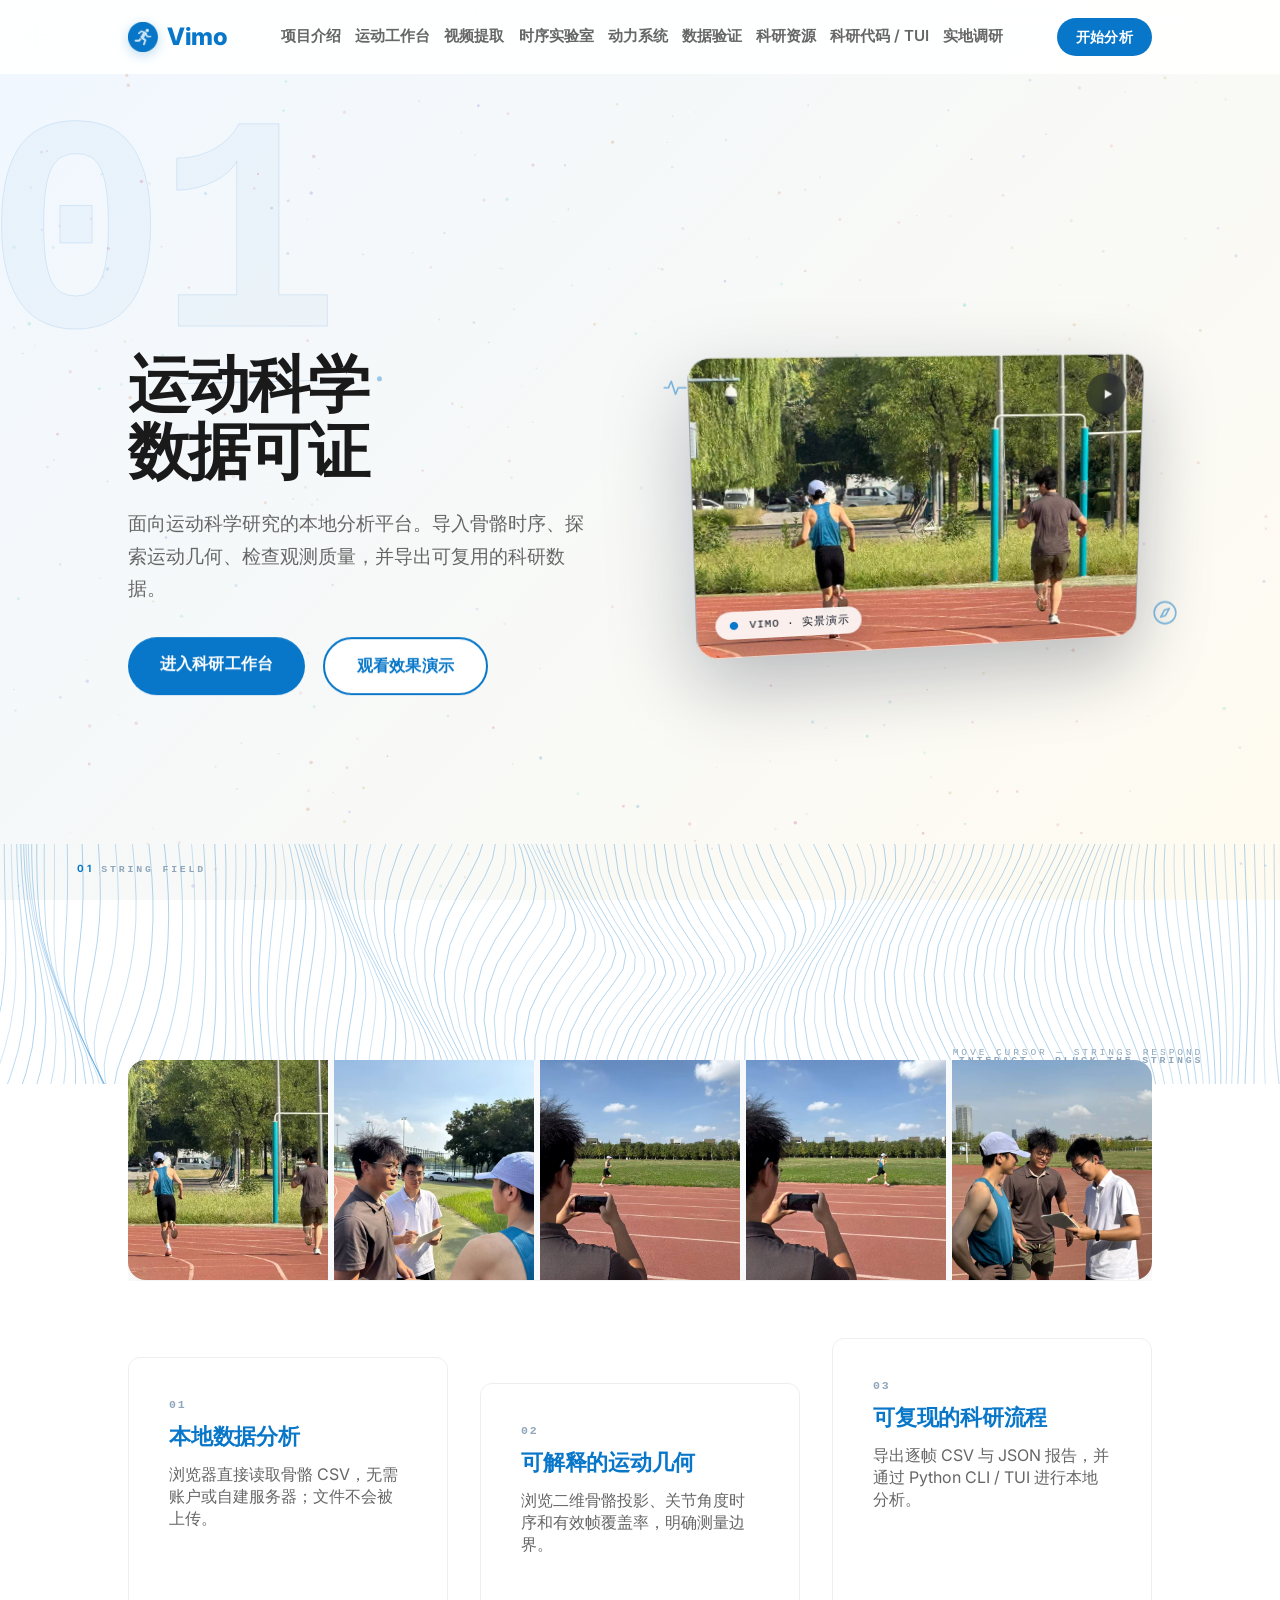
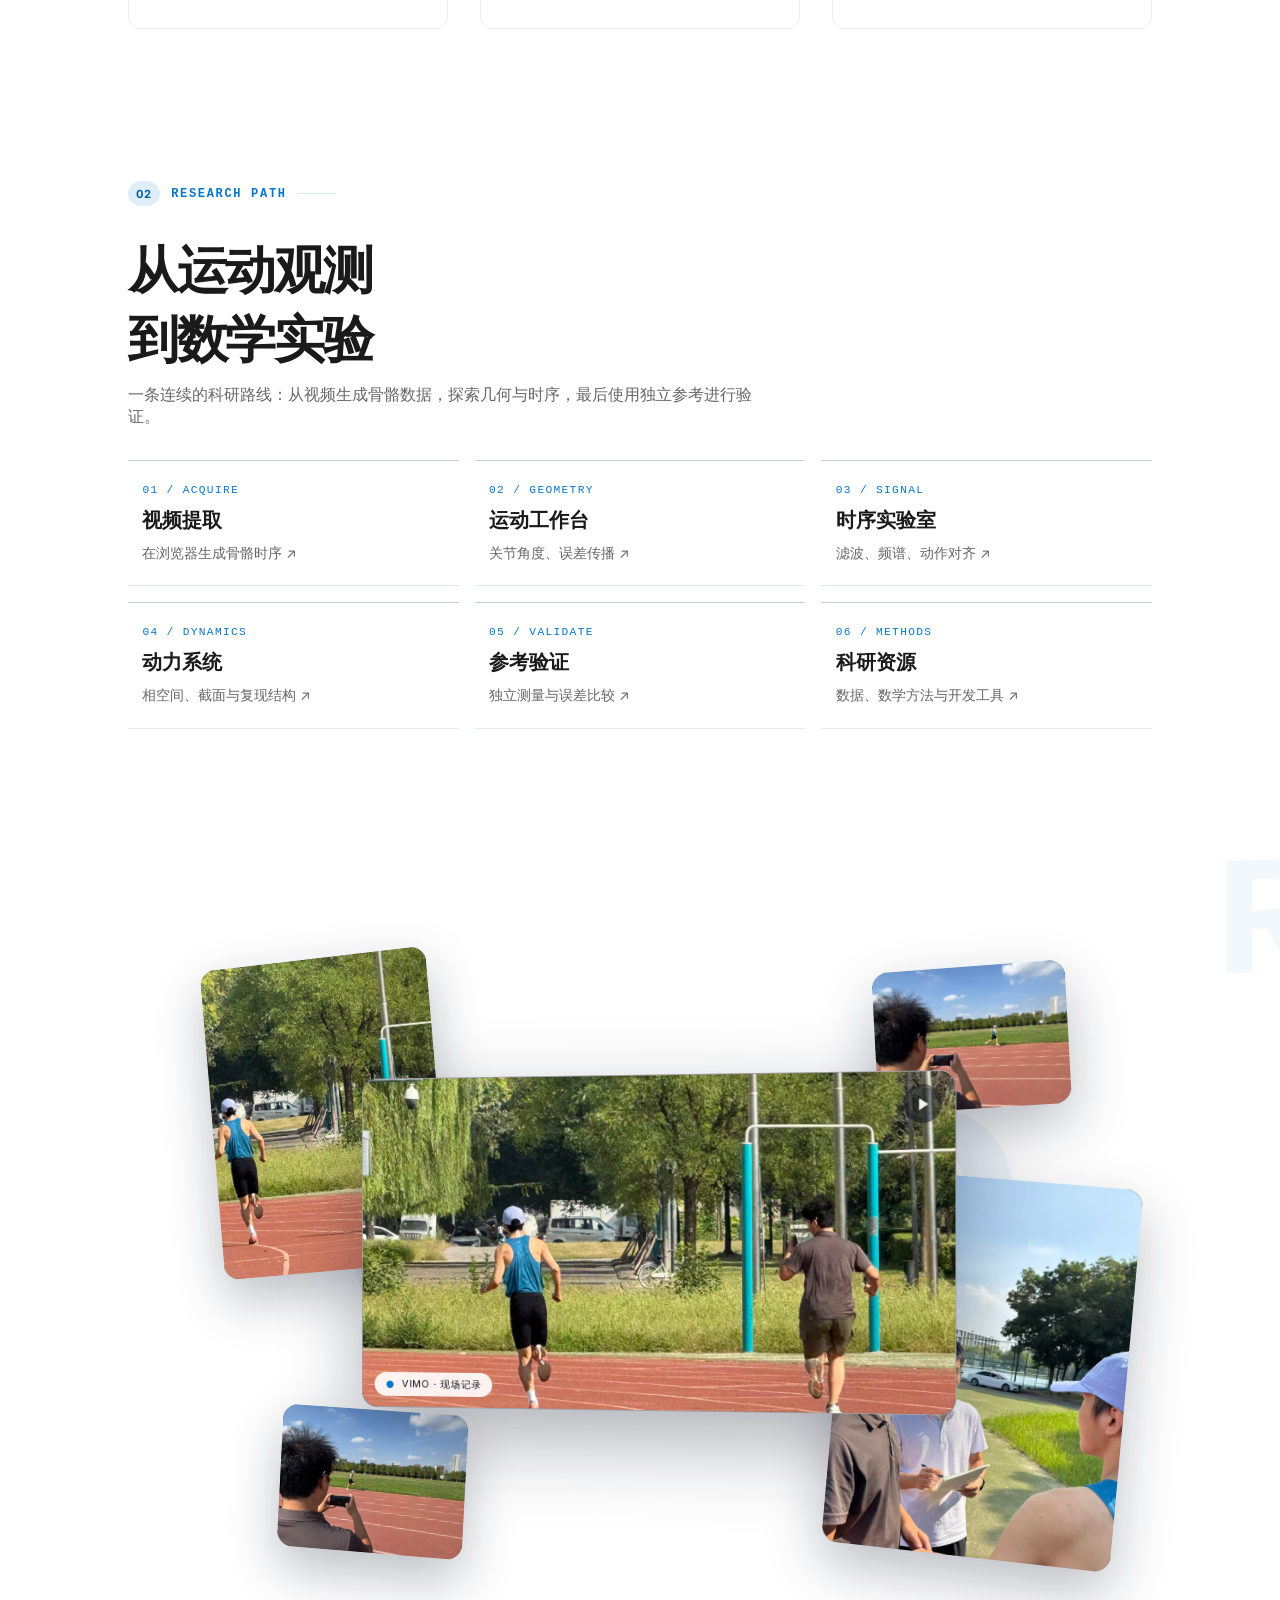
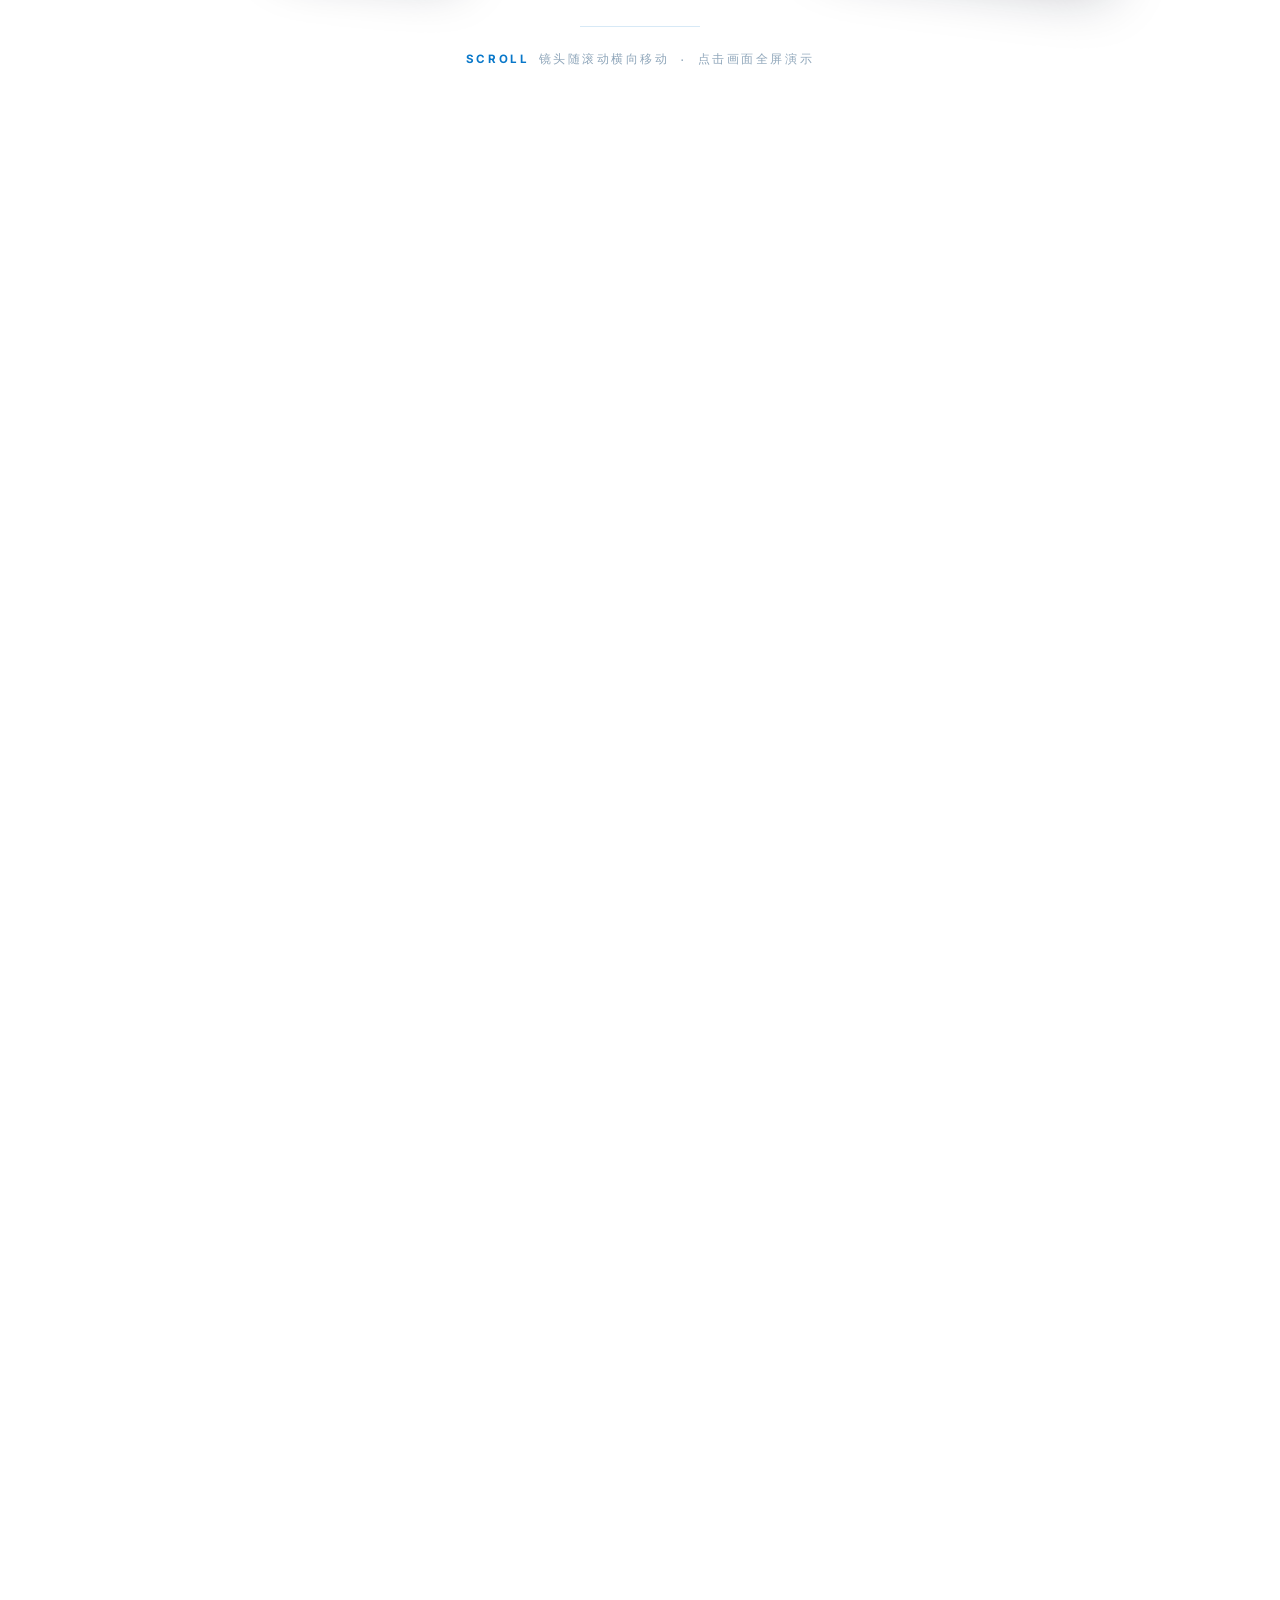
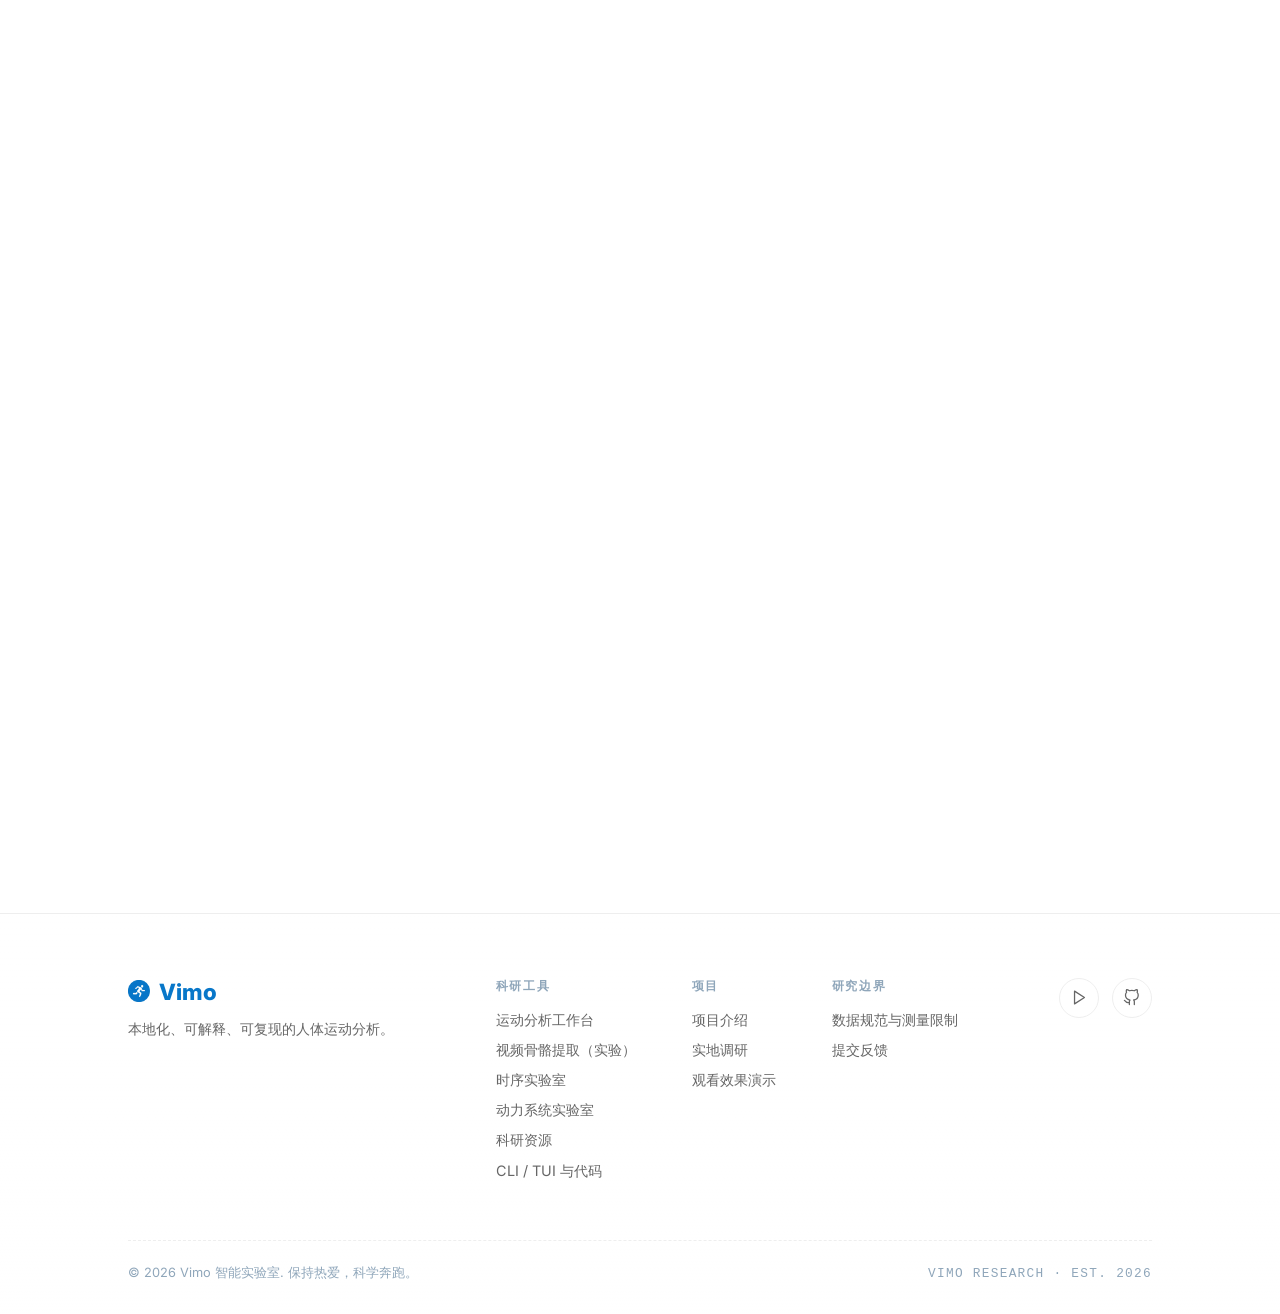
<file: index.html>
<!DOCTYPE html>
<html lang="zh-CN">

<head>
    <meta charset="UTF-8">
    <meta name="viewport" content="width=device-width, initial-scale=1.0">
    <title>Vimo Research · 运动科研平台</title>
    <link href="https://fonts.googleapis.com/css2?family=Inter:wght@400;600;800&display=swap" rel="stylesheet">
<style>
        :root {
            --primary: #0877C9;
            --primary-dark: #065e9c;
            --primary-light: #e3f2fd;
            --bg: #FFFFFF;
            --grey-light: #F8F9FA;
            --grey-border: #EEEEEE;
            --text-main: #1A1A1A;
            --text-second: #666666;
            --text-faint: #8fa6ba;
            --radius: 12px;
            --shadow-sm: 0 1px 3px rgba(0, 0, 0, 0.06);
            --shadow-md: 0 6px 18px rgba(15, 23, 42, 0.07);
            --shadow-glow: 0 10px 26px rgba(8, 119, 201, 0.14);
            --pill-tint: rgba(8, 119, 201, 0.08);
            --pill-tint-strong: rgba(8, 119, 201, 0.13);
            --ring: rgba(8, 119, 201, 0.16);
            --mono: 'SF Mono', 'Cascadia Code', 'JetBrains Mono', Consolas, 'Courier New', monospace;
            --ease: cubic-bezier(0.25, 0.46, 0.45, 0.94);
            --ease-spring: cubic-bezier(0.34, 1.56, 0.64, 1);
        }

        /* 艺术品级细节：选区与滚动条（小处见用心） */
        ::selection {
            background: rgba(8, 119, 201, 0.16);
            color: var(--primary-dark);
        }

        ::-webkit-scrollbar {
            width: 10px;
            height: 10px;
        }

        ::-webkit-scrollbar-track {
            background: transparent;
        }

        ::-webkit-scrollbar-thumb {
            background: linear-gradient(180deg, #b9d8ef, #9ec7ea);
            border-radius: 8px;
            border: 2px solid #f2f8ff;
        }

        ::-webkit-scrollbar-thumb:hover {
            background: linear-gradient(180deg, #8fc2ea, #74b2e6);
        }

        * {
            margin: 0;
            padding: 0;
            box-sizing: border-box;
            font-family: 'Inter', -apple-system, 'PingFang SC', 'Microsoft YaHei', sans-serif;
        }

        html {
            scroll-behavior: smooth;
            background: linear-gradient(135deg, #f0f7ff 0%, #fffbf0 100%);
            background-attachment: fixed;
        }

        body {
            background: transparent;
            color: var(--text-main);
            min-height: 100vh;
            overflow-x: hidden;
            -webkit-font-smoothing: antialiased;
        }

        #particle-bg {
            position: fixed;
            top: 0;
            left: 0;
            width: 100%;
            height: 100%;
            z-index: -2;
            pointer-events: none;
        }

        /* Navigation */
        nav {
            display: flex;
            justify-content: space-between;
            align-items: center;
            padding: 1.1rem 10%;
            border-bottom: 1px solid transparent;
            position: sticky;
            top: 0;
            background: rgba(255, 255, 255, 0.9);
            backdrop-filter: blur(14px) saturate(160%);
            -webkit-backdrop-filter: blur(14px) saturate(160%);
            z-index: 100;
            transition: background 0.4s var(--ease), border-color 0.4s var(--ease), box-shadow 0.4s var(--ease), padding 0.4s var(--ease);
            animation: slideDown 0.45s ease-out both;
        }

        nav.scrolled {
            background: rgba(255, 255, 255, 0.85);
            border-bottom: 1px solid var(--grey-border);
            box-shadow: 0 1px 4px rgba(0, 0, 0, 0.06);
            padding: 0.75rem 10%;
        }

        @keyframes slideDown {
            from { opacity: 0; transform: translateY(-24px); }
            to { opacity: 1; transform: translateY(0); }
        }

        .logo {
            display: inline-flex;
            align-items: center;
            gap: 0.55rem;
            font-size: 1.5rem;
            font-weight: 800;
            color: var(--primary);
            text-decoration: none;
            letter-spacing: -0.02em;
            transition: opacity 0.25s var(--ease);
        }

        .logo:hover {
            opacity: 0.85;
        }

        .logo-mark {
            display: inline-block;
            flex-shrink: 0;
            filter: drop-shadow(0 3px 6px rgba(8, 119, 201, 0.28));
            transition: transform 0.3s var(--ease);
        }

        .logo:hover .logo-mark {
            transform: scale(1.06) rotate(-4deg);
        }

        .nav-links {
            display: flex;
            gap: 2.5rem;
        }

        .nav-links .nav-trigger {
            text-decoration: none;
            color: var(--text-second);
            font-weight: 600;
            font-size: 0.95rem;
            cursor: pointer;
            position: relative;
            padding: 0.25rem 0;
            transition: color 0.25s var(--ease);
            display: inline-flex;
            align-items: center;
            gap: 2px;
        }

        .nav-links .nav-trigger::after {
            content: '';
            position: absolute;
            left: 0;
            bottom: -2px;
            width: 0;
            height: 2px;
            border-radius: 2px;
            background: linear-gradient(90deg, var(--primary), #4aa3e6);
            transition: width 0.3s var(--ease);
        }

        .nav-links .nav-trigger:hover {
            color: var(--primary);
        }

        .nav-links .nav-trigger.active {
            color: var(--primary);
        }

        .nav-links .nav-trigger:hover::after,
        .nav-links .nav-trigger.active::after {
            width: 100%;
        }

        /* Nav dropdowns — antigravity 式滑出面板：白卡 + icon/label/arrow 行 + hover 高亮 */
        .nav-links {
            gap: 1.5rem;
        }

        .nav-item {
            position: relative;
        }

        .nav-item .nav-caret {
            display: inline-block;
            width: 12px;
            height: 12px;
            vertical-align: -1px;
            margin-left: 2px;
            color: inherit;
            opacity: 0.55;
            transition: transform 0.3s var(--ease), opacity 0.3s var(--ease);
        }

        .nav-item:hover .nav-caret,
        .nav-item.open .nav-caret {
            transform: rotate(180deg);
            opacity: 0.9;
        }

        /* 透明桥接层：鼠标从 trigger 移到面板不“断悬” */
        .nav-item::after {
            content: '';
            position: absolute;
            left: 0;
            right: 0;
            bottom: -14px;
            height: 14px;
        }

        .dd-panel {
            position: absolute;
            top: calc(100% + 10px);
            left: 50%;
            transform: translate(-50%, -6px);
            min-width: 300px;
            background: rgba(255, 255, 255, 0.96);
            backdrop-filter: blur(14px) saturate(160%);
            border: 1px solid rgba(8, 119, 201, 0.1);
            border-radius: 16px;
            box-shadow: 0 18px 44px rgba(15, 23, 42, 0.14), 0 3px 10px rgba(15, 23, 42, 0.06);
            padding: 0.7rem;
            opacity: 0;
            visibility: hidden;
            pointer-events: none;
            transition: opacity 0.28s var(--ease), transform 0.28s var(--ease), visibility 0.28s;
            z-index: 200;
        }

        .dd-panel::before {
            /* 顶部小箭头指向 trigger */
            content: '';
            position: absolute;
            top: -6px;
            left: 50%;
            transform: translateX(-50%) rotate(45deg);
            width: 12px;
            height: 12px;
            background: #fff;
            border-left: 1px solid rgba(8, 119, 201, 0.1);
            border-top: 1px solid rgba(8, 119, 201, 0.1);
            border-radius: 2px 0 0 0;
        }

        .nav-item:hover .dd-panel,
        .nav-item.open .dd-panel {
            opacity: 1;
            visibility: visible;
            pointer-events: auto;
            transform: translate(-50%, 0);
        }

        .dd-label {
            display: flex;
            align-items: center;
            gap: 0.5rem;
            font-family: var(--mono);
            font-size: 0.66rem;
            font-weight: 700;
            letter-spacing: 0.14em;
            text-transform: uppercase;
            color: var(--text-faint);
            padding: 0.5rem 0.8rem 0.55rem;
            border-bottom: 1px solid var(--grey-border);
            margin-bottom: 0.3rem;
        }

        .dd-label i {
            font-style: normal;
            color: var(--primary);
        }

        .dd-item {
            display: flex;
            align-items: center;
            gap: 0.75rem;
            width: 100%;
            padding: 0.55rem 0.8rem;
            border: none;
            background: transparent;
            border-radius: 10px;
            text-align: left;
            font-family: inherit;
            font-size: 0.9rem;
            font-weight: 500;
            color: var(--text-main);
            cursor: pointer;
            transition: background 0.2s var(--ease), color 0.2s var(--ease);
        }

        .dd-item svg.dd-ic {
            flex-shrink: 0;
            color: var(--text-faint);
            transition: color 0.2s var(--ease);
        }

        .dd-item .dd-txt {
            flex: 1;
            line-height: 1.3;
        }

        .dd-item .dd-txt small {
            display: block;
            font-size: 0.72rem;
            font-weight: 400;
            color: var(--text-second);
            margin-top: 1px;
        }

        .dd-item .dd-arrow {
            flex-shrink: 0;
            width: 14px;
            height: 14px;
            color: var(--text-faint);
            opacity: 0;
            transform: translate(-3px, 0);
            transition: opacity 0.2s var(--ease), transform 0.2s var(--ease), color 0.2s var(--ease);
        }

        .dd-item:hover {
            background: var(--pill-tint);
            color: var(--primary);
        }

        .dd-item:hover svg.dd-ic {
            color: var(--primary);
        }

        .dd-item:hover .dd-arrow {
            opacity: 1;
            transform: translate(2px, 0);
            color: var(--primary);
        }

        .dd-divider {
            height: 1px;
            background: var(--grey-border);
            margin: 0.3rem 0.5rem;
        }

        /* Sections — 长页滚动舞台：所有板块纵向铺开，每个板块即一个「屏」 */
        .section {
            position: relative;
            display: block;
            padding: 6.5rem 10% 7.5rem;
        }

        section[id] {
            scroll-margin-top: 96px;
        }

        /* Scroll reveal — 滚动驱动入场（wodniack 动态语言核心） */
        [data-reveal] {
            opacity: 0;
            transform: translateY(30px);
            transition: opacity 0.9s var(--ease), transform 0.9s var(--ease);
            transition-delay: var(--rd, 0s);
            will-change: opacity, transform;
        }

        [data-reveal].in-view {
            opacity: 1;
            transform: none;
        }

        /* ===== wodniack catcher：板块标题逐字捕捉涌现（s__title 式） ===== */
        [data-catch] { position: relative; }
        [data-catch] .ct-ch {
            display: inline-block;
            overflow: hidden;
            vertical-align: bottom;
            padding-bottom: 0.08em;
            margin-bottom: -0.08em;
        }
        [data-catch] .ct-ch > span {
            display: inline-block;
            transform: translateY(118%) rotate(5deg);
            opacity: 0;
            transition: transform 0.85s var(--ease), opacity 0.6s var(--ease);
            transition-delay: var(--cd, 0s);
            will-change: transform, opacity;
        }
        [data-catch].in-view .ct-ch > span {
            transform: translateY(0) rotate(0deg);
            opacity: 1;
        }
        [data-catch] .ct-space { display: inline-block; width: 0.26em; }
        [data-catch] .ct-punct { display: inline-block; }

        /* ===== 艺术装饰层：幽灵大编号 + 弦线 + 横拉照片带（wodniack 滚动语言） ===== */

        /* 幽灵大编号：极淡描边 mono 数字，随滚动视差漂移 */
        .ghost-num {
            position: absolute;
            font-family: var(--mono);
            font-weight: 800;
            font-size: clamp(9rem, 24vw, 22rem);
            line-height: 0.8;
            letter-spacing: -0.04em;
            color: rgba(8, 119, 201, 0.035);
            -webkit-text-stroke: 1px rgba(8, 119, 201, 0.12);
            pointer-events: none;
            user-select: none;
            z-index: 0;
            will-change: transform;
        }

        /* 弦线：hero 漂浮发丝细线（wodniack 首页弦/线装饰语言） */
        .string-line {
            position: absolute;
            height: 1px;
            border-radius: 2px;
            background: linear-gradient(90deg, transparent, rgba(8, 119, 201, 0.24), transparent);
            pointer-events: none;
            will-change: transform;
            z-index: 0;
        }
        .string-line::after {
            content: '';
            position: absolute;
            right: -2.5px;
            top: -2px;
            width: 5px;
            height: 5px;
            border-radius: 50%;
            background: rgba(8, 119, 201, 0.4);
        }

        /* 横拉照片带：滚入时从右侧像幕布一样拉开（真实调研照片，克制点缀） */
        .photo-strip {
            position: relative;
            z-index: 1;
            height: 220px;
            margin: -1.5rem auto 4.8rem;
            max-width: 1120px;
            border-radius: 18px;
            overflow: hidden;
            clip-path: inset(0 100% 0 0);
            transition: clip-path 1.2s var(--ease);
            box-shadow: var(--shadow-md);
            background: var(--grey-light);
        }
        .photo-strip.in-view {
            clip-path: inset(0 0 0 0);
        }
        .photo-strip .strip-track {
            display: flex;
            gap: 6px;
            height: 100%;
        }
        .photo-strip img {
            flex: 1;
            min-width: 0;
            height: 100%;
            object-fit: cover;
            display: block;
            filter: saturate(0.9) contrast(1.02);
            transition: transform 0.9s var(--ease), filter 0.9s var(--ease);
        }
        .photo-strip:hover img {
            filter: saturate(1.06) contrast(1.04);
            transform: scale(1.045);
        }

        /* ===== A-SEPARATOR：全宽细线随滚动生长 + mono 小标（wodniack 语言）===== */
        .a-separator {
            position: relative;
            max-width: 1180px;
            margin: 0 auto 5rem;
            height: 46px;
            z-index: 1;
        }
        .a-separator .sep-line {
            position: absolute;
            left: 0; right: 0; top: 50%;
            height: 1px;
            background: linear-gradient(90deg, transparent, rgba(8, 119, 201, 0.4), transparent);
            transform: scaleX(0);
            transform-origin: center;
            transition: transform 1.2s var(--ease);
        }
        .a-separator.in-view .sep-line { transform: scaleX(1); }
        .a-separator .sep-tag {
            position: relative;
            z-index: 2;
            display: inline-flex;
            align-items: center;
            gap: 0.55rem;
            left: 50%;
            top: 50%;
            transform: translate(-50%, -50%);
            font-family: var(--mono);
            font-size: 0.66rem;
            letter-spacing: 0.28em;
            text-transform: uppercase;
            color: var(--text-faint);
            background: rgba(248, 249, 250, 0.86);
            padding: 0 0.9rem;
        }
        .a-separator .sep-tag b { color: var(--primary); font-weight: 700; }

        /* ===== 首屏舞台 stage：左文案右 3D 大荧幕（wodniack 三维视角语言）===== */
        .stage {
            display: grid;
            grid-template-columns: 1.05fr 0.95fr;
            gap: 4rem;
            align-items: center;
            min-height: 74vh;
            max-width: 1180px;
            margin: 0 auto;
            position: relative;
            padding-top: 0.5rem;
        }
        .stage-copy { position: relative; z-index: 3; text-align: left; }
        .stage-copy .hero-title { font-size: 3.9rem; line-height: 1.08; text-align: left; margin-bottom: 1.4rem; }
        /* 标题逐行分裂揭幕（wodniack line split）：每行从下方 clip 滑入，第二行延迟 */
        .tl-split .tl {
            display: block;
            overflow: hidden;
            transform: translateY(110%);
            transition: transform 0.95s var(--ease);
        }
        .tl-split .tl:nth-child(2) { transition-delay: 0.14s; }
        .tl-split.in-view .tl { transform: translateY(0); }
        .hero-title .tl .tl-inner { display: block; transform: translateY(0); }
        .stage-copy .hero-sub { text-align: left; margin-left: 0; margin-right: 0; }
        .stage-copy .hero-actions { justify-content: flex-start; }
        .stage-visual { position: relative; perspective: 1200px; z-index: 2; }
        .tilt-wrap { transform-style: preserve-3d; will-change: transform; transition: transform 0.25s ease-out; }
        .video-screen {
            position: relative;
            border-radius: 22px;
            overflow: hidden;
            box-shadow: 0 30px 80px rgba(15, 23, 42, 0.28);
            transform: rotateY(-9deg) rotateX(4deg);
            border: 1px solid rgba(255, 255, 255, 0.6);
            aspect-ratio: 16 / 10.4;
            background: #0b1220;
        }
        .video-screen video { width: 100%; height: 100%; object-fit: cover; display: block; }
        .screen-ring {
            position: absolute;
            inset: -16px;
            border: 1px solid rgba(8, 119, 201, 0.18);
            border-radius: 28px;
            pointer-events: none;
        }
        .video-badge {
            position: absolute;
            left: 18px; bottom: 18px;
            display: inline-flex;
            align-items: center;
            gap: 0.5rem;
            background: rgba(255, 255, 255, 0.88);
            backdrop-filter: blur(8px);
            color: #0b1220;
            font-family: var(--mono);
            font-size: 0.68rem;
            letter-spacing: 0.08em;
            padding: 0.45rem 0.8rem;
            border-radius: 999px;
            box-shadow: 0 8px 24px rgba(15, 23, 42, 0.18);
        }
        .video-badge i { font-style: normal; color: var(--primary); font-weight: 700; margin-right: 0.1rem; }
        .play-hint {
            position: absolute;
            top: 18px; right: 18px;
            width: 42px; height: 42px;
            border-radius: 50%;
            background: rgba(11, 18, 32, 0.55);
            color: #fff;
            display: flex; align-items: center; justify-content: center;
            backdrop-filter: blur(4px);
            cursor: pointer;
            opacity: 0.92;
            border: none;
            transition: transform 0.3s var(--ease), opacity 0.3s;
        }
        .video-screen:hover .play-hint { transform: scale(1.12); opacity: 1; }
        .play-hint svg { width: 17px; height: 17px; margin-left: 2px; }
        /* 舞台两侧无框漂浮细图标（antigravity 克制装饰） */
        .stage-ico {
            position: absolute;
            color: rgba(8, 119, 201, 0.5);
            z-index: 2;
            pointer-events: none;
            animation: iconFloat 6s ease-in-out infinite;
            will-change: transform;
        }
        .stage-ico svg { width: 26px; height: 26px; }
        .stage-ico.ic-a { left: -34px; top: 6%; animation-delay: 0s; }
        .stage-ico.ic-b { right: -26px; bottom: 8%; animation-delay: 1.6s; }
        @keyframes iconFloat {
            0%, 100% { transform: translateY(0) rotate(0deg); }
            50%      { transform: translateY(-18px) rotate(8deg); }
        }

        /* ===== 分裂交错：网格卡逐张 3D 揭幕（feat-zone）===== */
        .feat-zone { perspective: 1800px; }
        .feat-zone .feat-card {
            opacity: 0;
            transform: translateY(46px) rotateX(10deg);
            transform-origin: top;
            transition: opacity 0.9s var(--ease), transform 0.9s var(--ease),
                        border-color 0.3s, box-shadow 0.3s;
        }
        .feat-zone.in-view .feat-card {
            opacity: 1;
            transform: translateY(0) rotateX(0);
        }
        .feat-zone.in-view .feat-card:nth-child(1) { transition-delay: 0.06s; }
        .feat-zone.in-view .feat-card:nth-child(2) { transition-delay: 0.16s; }
        .feat-zone.in-view .feat-card:nth-child(3) { transition-delay: 0.26s; }
        .feat-zone .feat-card:hover {
            transform: translateY(-6px) rotateX(0) scale(1.015);
            border-color: rgba(8, 119, 201, 0.28);
            box-shadow: var(--shadow-md);
        }
        .feat-zone .feat-card:nth-child(2) { margin-top: 1.6rem; }
        .feat-zone .feat-card:nth-child(3) { margin-top: -1.2rem; }

        @media (prefers-reduced-motion: reduce) {
            .float-icon { animation: none !important; }
            .stage-ico { animation: none !important; }
        }

        @keyframes sectionFade {
            from { opacity: 0; transform: translateY(14px); }
            to { opacity: 1; transform: translateY(0); }
        }

        /* Global Flat Styles */
        h1 {
            font-size: 2.5rem;
            font-weight: 800;
            margin-bottom: 1rem;
        }

        p {
            color: var(--text-second);
            margin-bottom: 2rem;
        }

        /* 编辑感 mono 章节标签（wodniack 风格：小标签 + 大字标题对比） */
        .sec-label {
            display: inline-flex;
            align-items: center;
            gap: 0.7rem;
            font-family: var(--mono);
            font-size: 0.75rem;
            font-weight: 700;
            letter-spacing: 0.14em;
            text-transform: uppercase;
            color: var(--primary);
            margin-bottom: 0.9rem;
        }

        .sec-label .sec-no {
            display: inline-flex;
            align-items: center;
            justify-content: center;
            min-width: 2rem;
            height: 1.6rem;
            padding: 0 0.45rem;
            border-radius: 9999px;
            background: var(--pill-tint-strong);
            color: var(--primary-dark);
            font-size: 0.7rem;
            letter-spacing: 0.06em;
        }

        .sec-label .sec-line {
            width: 2.4rem;
            height: 1px;
            background: var(--ring);
        }

        .sec-label.sec-center {
            display: flex;
            justify-content: center;
        }

        /* 文本链接：下划线从左侧 0 展开到全宽（wodniack scaleX） */
        .link-line {
            position: relative;
            display: inline-block;
            padding-bottom: 2px;
            color: var(--primary);
            text-decoration: none;
            font-weight: 600;
        }

        .link-line::after {
            content: '';
            position: absolute;
            left: 0;
            bottom: 0;
            width: 100%;
            height: 2px;
            border-radius: 2px;
            background: var(--primary);
            transform: scaleX(0);
            transform-origin: left center;
            transition: transform 0.3s var(--ease);
        }

        .link-line:hover::after {
            transform: scaleX(1);
        }

        .hero {
            position: relative;
            text-align: center;
            margin-bottom: 5rem;
            overflow: hidden;
            padding-top: 1.5rem;
            padding-bottom: 2rem;
        }

        .hero-title,
        .hero-sub,
        .hero-actions {
            position: relative;
            z-index: 1;
        }

        /* 弦线定位变体 */
        .hero .hero-lines { position: absolute; inset: 0; pointer-events: none; }
        .string-line.sl-1 { top: 9%; left: 4%; width: 46%; transform: rotate(-1.4deg); }
        .string-line.sl-2 { top: 55%; right: 3%; width: 34%; transform: rotate(1.1deg); }
        .string-line.sl-3 { top: 88%; left: 16%; width: 60%; transform: rotate(-0.6deg); }

        .hero-title {
            font-size: 3.4rem;
            font-weight: 800;
            letter-spacing: -0.03em;
            line-height: 1.2;
            margin-bottom: 1.2rem;
            color: var(--text-main);
        }

        .hero-sub {
            font-size: 1.2rem;
            max-width: 600px;
            margin-left: auto;
            margin-right: auto;
            color: var(--text-second);
            line-height: 1.7;
        }

        .hero-actions {
            display: flex;
            justify-content: center;
            gap: 1.1rem;
            flex-wrap: wrap;
        }

        @keyframes fadeUp {
            from { opacity: 0; transform: translateY(26px); }
            to { opacity: 1; transform: translateY(0); }
        }

        @keyframes popIn {
            0% { opacity: 0; transform: scale(0.55) translateY(14px); }
            62% { opacity: 1; transform: scale(1.06) translateY(0); }
            100% { opacity: 1; transform: scale(1) translateY(0); }
        }

        .btn-flat {
            background: var(--primary);
            color: white;
            border: none;
            padding: 1rem 2rem;
            font-weight: 700;
            cursor: pointer;
            border-radius: 12px;
            font-size: 1rem;
            letter-spacing: 0.01em;
            transition: transform 0.3s var(--ease), background 0.3s var(--ease), box-shadow 0.3s var(--ease), border-color 0.3s var(--ease), color 0.3s var(--ease);
            will-change: transform;
        }

        .btn-flat:hover {
            background: var(--primary-dark);
            transform: translateY(-2px) scale(1.03);
            box-shadow: 0 4px 10px rgba(8, 119, 201, 0.1);
        }

        .btn-primary {
            border-radius: 50px;
        }

        .btn-primary:hover {
            background: var(--primary-dark);
            transform: translateY(-2px) scale(1.02);
            box-shadow: var(--shadow-glow);
        }

        /* 次按钮：极浅透明底 + 细边框（antigravity 幽灵胶囊风） */
        .btn-ghost {
            border-radius: 50px;
            background: var(--pill-tint);
            border: 1px solid rgba(8, 119, 201, 0.18);
            color: var(--primary-dark);
        }

        .btn-ghost:hover {
            background: var(--pill-tint-strong);
            border-color: rgba(8, 119, 201, 0.3);
            color: var(--primary-dark);
            transform: translateY(-2px) scale(1.02);
            box-shadow: 0 6px 16px rgba(8, 119, 201, 0.1);
        }

        .btn-outline {
            border-radius: 50px;
            background: #fff;
            border: 2px solid var(--primary);
            color: var(--primary);
        }

        .btn-outline:hover {
            background: var(--primary-light);
            border-color: var(--primary);
            color: var(--primary);
            transform: translateY(-2px) scale(1.02);
        }

        .input-flat {
            width: 100%;
            padding: 1rem;
            border: 1px solid var(--grey-border);
            border-radius: 10px;
            margin-bottom: 1.2rem;
            outline: none;
            background: #fff;
            color: var(--text-main);
            transition: border-color 0.25s var(--ease), box-shadow 0.25s var(--ease);
        }

        .input-flat:focus {
            border-color: var(--primary);
        }

        /* 带前导图标的输入框（D 细节：聚焦时图标随边框变主色） */
        .input-icon-wrap {
            position: relative;
        }

        .input-icon {
            position: absolute;
            left: 1.05rem;
            top: 50%;
            transform: translateY(-50%);
            display: inline-flex;
            color: var(--text-faint);
            pointer-events: none;
            transition: color 0.25s var(--ease);
        }

        .input-icon-wrap .input-flat {
            padding-left: 2.8rem;
        }

        .input-icon-wrap:focus-within .input-icon {
            color: var(--primary);
        }

        /* Login */
        .login-box {
            max-width: 440px;
            margin: 0 auto;
            padding: 2.5rem;
            border: 1px solid var(--grey-border);
            border-radius: var(--radius);
            background: rgba(255, 255, 255, 0.78);
            backdrop-filter: blur(12px);
            -webkit-backdrop-filter: blur(12px);
            box-shadow: var(--shadow-sm);
        }

        .login-tabs {
            display: flex;
            justify-content: center;
            gap: 1.5rem;
            margin-bottom: 2rem;
            border-bottom: 2px solid var(--grey-light);
            padding-bottom: 0.5rem;
        }

        .login-tab {
            cursor: pointer;
            font-size: 0.9rem;
            font-weight: 600;
            color: var(--text-second);
            padding: 0.5rem 0.2rem;
            transition: all 0.25s var(--ease);
            border-bottom: 2px solid transparent;
            margin-bottom: -0.6rem;
        }

        .login-tab.active {
            color: var(--primary);
            border-bottom-color: var(--primary);
        }

        /* Forum */
        .forum-layout {
            display: flex;
            gap: 2.5rem;
        }

        .forum-main {
            flex: 1;
        }

        .forum-sidebar {
            width: 280px;
        }

        /* 帖子以白卡片分组（格式塔·共同区域），悬浮抬升 + 左侧强调条展开 */
        .post-card {
            position: relative;
            background: #fff;
            border: 1px solid var(--grey-border);
            border-radius: var(--radius);
            padding: 1.5rem 1.6rem;
            margin-bottom: 1rem;
            box-shadow: var(--shadow-sm);
            transition: transform 0.25s var(--ease), box-shadow 0.25s var(--ease), border-color 0.25s var(--ease);
        }

        .post-card:hover {
            transform: translateY(-3px);
            border-color: rgba(8, 119, 201, 0.24);
            box-shadow: var(--shadow-md);
        }

        .post-card::before {
            content: '';
            position: absolute;
            left: 0;
            top: 16%;
            bottom: 16%;
            width: 3px;
            border-radius: 0 3px 3px 0;
            background: linear-gradient(180deg, var(--primary), #4aa3e6);
            transform: scaleY(0);
            transform-origin: center;
            transition: transform 0.28s var(--ease);
        }

        .post-card:hover::before {
            transform: scaleY(1);
        }

        .post-title {
            font-size: 1.25rem;
            font-weight: 700;
            color: var(--text-main);
            text-decoration: none;
            display: inline-block;
            position: relative;
            margin-bottom: 0.5rem;
            transition: color 0.25s var(--ease);
        }

        .post-title::after {
            content: '';
            position: absolute;
            left: 0;
            bottom: -2px;
            width: 100%;
            height: 2px;
            border-radius: 2px;
            background: linear-gradient(90deg, var(--primary), #4aa3e6);
            transform: scaleX(0);
            transform-origin: left center;
            transition: transform 0.32s var(--ease);
        }

        .post-title:hover {
            color: var(--primary);
        }

        .post-title:hover::after {
            transform: scaleX(1);
        }

        .post-meta {
            font-size: 0.85rem;
            color: var(--text-second);
        }

        /* ===== 帖子点击「线条展开」手风琴（wodniack 语言） ===== */
        .post-card {
            cursor: pointer;
        }

        .post-card .post-head {
            display: flex;
            justify-content: space-between;
            align-items: flex-start;
            gap: 1rem;
        }

        .post-plus {
            flex-shrink: 0;
            display: inline-flex;
            align-items: center;
            justify-content: center;
            width: 26px;
            height: 26px;
            border-radius: 50%;
            border: 1px solid var(--grey-border);
            color: var(--text-faint);
            font-size: 1rem;
            font-weight: 300;
            line-height: 1;
            transition: transform 0.35s var(--ease), color 0.3s var(--ease), border-color 0.3s var(--ease), background 0.3s var(--ease);
        }

        .post-card:hover .post-plus {
            border-color: rgba(8, 119, 201, 0.35);
            color: var(--primary);
        }

        .post-card.open .post-plus {
            transform: rotate(45deg);
            background: var(--primary);
            border-color: var(--primary);
            color: #fff;
        }

        .post-expand {
            display: grid;
            grid-template-rows: 0fr;
            transition: grid-template-rows 0.6s var(--ease);
        }

        .post-card.open .post-expand {
            grid-template-rows: 1fr;
        }

        .post-expand > .post-expand-inner {
            overflow: hidden;
        }

        .post-expand-inner {
            display: flex;
            gap: 1.1rem;
            padding-top: 0.1rem;
        }

        .post-expand .post-line {
            flex-shrink: 0;
            width: 2px;
            border-radius: 2px;
            background: linear-gradient(180deg, var(--primary), rgba(8, 119, 201, 0.06));
            transform: scaleY(0);
            transform-origin: top center;
            transition: transform 0.65s 0.12s var(--ease);
        }

        .post-card.open .post-line {
            transform: scaleY(1);
        }

        .post-expand .post-text {
            font-size: 0.92rem;
            color: var(--text-second);
            line-height: 1.8;
            padding-bottom: 0.4rem;
        }

        .post-expand .post-text p { margin-bottom: 0.7rem; }
        .post-expand .post-text b { color: var(--text-main); font-weight: 600; }
        .post-expand .post-meta-line {
            display: inline-flex;
            gap: 0.6rem;
            font-family: var(--mono);
            font-size: 0.72rem;
            letter-spacing: 0.05em;
            color: var(--text-faint);
            border-top: 1px dashed var(--grey-border);
            padding-top: 0.6rem;
        }

        .tag-pill {
            display: inline-block;
            padding: 0.25rem 0.75rem;
            border-radius: 20px;
            font-size: 0.75rem;
            font-weight: 600;
            margin-right: 0.5rem;
            margin-bottom: 0.5rem;
            transition: transform 0.2s var(--ease);
        }

        .tag-pill:hover {
            transform: translateY(-1px);
        }

        /* 帖子卡内：标签独占一行，标题可触发 scaleX 下划线 */
        .post-card .tag-pill {
            display: block;
            width: max-content;
        }

        .tag-analysis { background: #E3F2FD; color: #1976D2; }
        .tag-health { background: #E8F5E9; color: #2E7D32; }
        .tag-marathon { background: #FFF3E0; color: #E65100; }
        .tag-device { background: #F3E5F5; color: #7B1FA2; }

        .editor-container {
            background: #fff;
            border: 1px solid var(--grey-border);
            border-radius: var(--radius);
            padding: 1.5rem;
            margin-bottom: 2.5rem;
            display: none;
            box-shadow: var(--shadow-sm);
        }

        .editor-container.active {
            display: block;
            animation: sectionFade 0.3s ease-out;
        }

        .category-chip {
            padding: 0.5rem 1rem;
            border: 1px solid var(--grey-border);
            border-radius: 10px;
            font-size: 0.85rem;
            cursor: pointer;
            transition: all 0.25s var(--ease);
        }

        .category-chip:hover {
            border-color: var(--primary);
            color: var(--primary);
        }

        .category-chip.active {
            background: var(--primary);
            color: white;
            border-color: var(--primary);
        }

        /* AI Chat */
        .chat-layout {
            display: flex;
            gap: 2rem;
            border: 1px solid var(--grey-border);
            border-radius: var(--radius);
            height: 600px;
            background: rgba(255, 255, 255, 0.78);
            backdrop-filter: blur(12px);
            -webkit-backdrop-filter: blur(12px);
            box-shadow: var(--shadow-sm);
            overflow: hidden;
        }

        .chat-sidebar {
            width: 300px;
            border-right: 1px solid var(--grey-border);
            padding: 1.5rem;
        }

        .chat-content {
            flex: 1;
            display: flex;
            flex-direction: column;
            padding: 1.5rem;
        }

        .chat-msg {
            margin-bottom: 1rem;
            max-width: 80%;
            padding: 1rem;
            border-radius: 12px;
            font-size: 0.95rem;
            line-height: 1.5;
        }

        .chat-msg.ai {
            background: var(--grey-light);
            align-self: flex-start;
            border-bottom-left-radius: 4px;
        }

        .chat-msg.user {
            background: var(--primary);
            color: white;
            align-self: flex-end;
            border-bottom-right-radius: 4px;
            box-shadow: 0 4px 12px rgba(8, 119, 201, 0.16);
        }

        .chat-input-bar {
            display: flex;
            align-items: center;
            background: var(--grey-light);
            border-radius: 50px;
            padding: 0.4rem 0.4rem 0.4rem 1.5rem;
            margin-top: 1.5rem;
            border: 1px solid var(--grey-border);
            transition: border-color 0.25s var(--ease), box-shadow 0.25s var(--ease);
        }

        .chat-input-bar:focus-within {
            border-color: var(--primary);
            background: #fff;
            box-shadow: 0 0 0 3px var(--ring);
        }

        .hot-chip {
            border: 1px solid var(--grey-border);
            padding: 0.3rem 0.65rem;
            cursor: pointer;
            border-radius: 20px;
            font-size: 0.8rem;
            color: var(--text-second);
            transition: all 0.2s var(--ease);
        }

        .hot-chip:hover {
            border-color: rgba(8, 119, 201, 0.3);
            color: var(--primary);
            background: var(--pill-tint);
            transform: translateY(-1px);
        }

        .chat-input-bar input {
            flex: 1;
            background: transparent;
            border: none;
            outline: none;
            padding: 0.8rem 0;
            font-size: 0.95rem;
            color: var(--text-main);
        }

        .btn-send-horizontal {
            background: var(--primary);
            color: white;
            border: none;
            padding: 0.8rem 2rem;
            border-radius: 50px;
            font-weight: 700;
            cursor: pointer;
            transition: transform 0.25s var(--ease), background 0.25s var(--ease), box-shadow 0.25s var(--ease);
            display: flex;
            align-items: center;
            gap: 8px;
        }

        .btn-send-horizontal:hover {
            background: var(--primary-dark);
            transform: scale(1.02);
            box-shadow: 0 6px 16px rgba(8, 119, 201, 0.24);
        }

        /* Download cards */
        .grid {
            display: grid;
            grid-template-columns: repeat(auto-fit, minmax(280px, 1fr));
            gap: 2rem;
        }

        .feat-card {
            padding: 2.5rem;
            border: 1px solid var(--grey-border);
            border-radius: var(--radius);
            background: #fff;
            transition: transform 0.2s var(--ease), border-color 0.2s var(--ease);
        }

        .feat-card:hover {
            transform: translateY(-3px);
            border-color: rgba(8, 119, 201, 0.25);
        }

        .feat-card h3 {
            margin-bottom: 0.8rem;
            font-size: 1.35rem;
            font-weight: 700;
            letter-spacing: -0.01em;
        }

        .feat-no {
            display: block;
            font-family: var(--mono);
            font-size: 0.72rem;
            font-weight: 700;
            letter-spacing: 0.16em;
            color: var(--text-faint);
            margin-bottom: 0.7rem;
        }

        footer p {
            margin-bottom: 0;
        }

        /* Footer 升级（D：品牌列 + 链接列 + 社交 + mono 版权条） */
        .site-footer {
            margin-top: 5rem;
            padding: 4rem 10% 2rem;
            border-top: 1px solid var(--grey-border);
            background: linear-gradient(180deg, rgba(255, 255, 255, 0.4), rgba(255, 255, 255, 0.92));
        }

        .site-footer .footer-top {
            display: flex;
            flex-wrap: wrap;
            justify-content: space-between;
            align-items: flex-start;
            gap: 2.5rem;
            margin-bottom: 3rem;
        }

        .site-footer .footer-brand {
            max-width: 320px;
        }

        .site-footer .footer-brand .brand-name {
            display: inline-flex;
            align-items: center;
            gap: 0.55rem;
            font-size: 1.4rem;
            font-weight: 800;
            color: var(--primary);
            margin-bottom: 0.8rem;
        }

        .site-footer .footer-brand p {
            font-size: 0.9rem;
            color: var(--text-second);
            line-height: 1.7;
            margin-bottom: 0;
        }

        .site-footer .footer-cols {
            display: flex;
            gap: 3.5rem;
        }

        .site-footer .footer-cols h5 {
            font-size: 0.78rem;
            font-family: var(--mono);
            font-weight: 700;
            letter-spacing: 0.14em;
            text-transform: uppercase;
            color: var(--text-faint);
            margin-bottom: 1rem;
        }

        .site-footer .footer-cols a {
            display: block;
            width: fit-content;
            position: relative;
            color: var(--text-second);
            text-decoration: none;
            font-size: 0.9rem;
            margin-bottom: 0.7rem;
            transition: color 0.2s var(--ease);
        }

        .site-footer .footer-cols a::after {
            content: '';
            position: absolute;
            left: 0;
            bottom: -2px;
            width: 100%;
            height: 1.5px;
            border-radius: 2px;
            background: var(--primary);
            transform: scaleX(0);
            transform-origin: left center;
            transition: transform 0.28s var(--ease);
        }

        .site-footer .footer-cols a:hover {
            color: var(--primary);
        }

        .site-footer .footer-cols a:hover::after {
            transform: scaleX(1);
        }

        .site-footer .footer-social {
            display: flex;
            gap: 0.8rem;
        }

        .site-footer .social-btn {
            display: inline-flex;
            align-items: center;
            justify-content: center;
            width: 40px;
            height: 40px;
            border-radius: 9999px;
            border: 1px solid var(--grey-border);
            color: var(--text-second);
            background: #fff;
            transition: all 0.25s var(--ease);
        }

        .site-footer .social-btn:hover {
            color: #fff;
            background: var(--primary);
            border-color: var(--primary);
            transform: translateY(-3px);
            box-shadow: var(--shadow-glow);
        }

        .site-footer .footer-bottom {
            display: flex;
            flex-wrap: wrap;
            justify-content: space-between;
            align-items: center;
            gap: 1rem;
            border-top: 1px dashed var(--grey-border);
            padding-top: 1.5rem;
            font-size: 0.8rem;
            color: var(--text-faint);
        }

        .site-footer .footer-bottom .mono-tag {
            font-family: var(--mono);
            letter-spacing: 0.1em;
        }

        /* Reading progress bar */
        .scroll-progress {
            position: fixed;
            top: 0;
            left: 0;
            height: 3px;
            width: 100%;
            background: linear-gradient(90deg, var(--primary), #4aa3e6);
            transform-origin: left;
            transform: scaleX(0);
            z-index: 200;
            pointer-events: none;
        }

        /* Video demo modal — antigravity-style lightbox for the Vimo demo clip */
        .video-modal {
            position: fixed;
            inset: 0;
            z-index: 300;
            display: none;
            align-items: center;
            justify-content: center;
            background: rgba(15, 23, 42, 0.58);
            backdrop-filter: blur(10px);
            -webkit-backdrop-filter: blur(10px);
            padding: 2rem;
        }
        .video-modal.open { display: flex; animation: modalFade 0.28s var(--ease); }
        @keyframes modalFade { from { opacity: 0; } to { opacity: 1; } }
        .video-modal .modal-card {
            position: relative;
            width: min(920px, 92vw);
            background: #fff;
            border-radius: 18px;
            padding: 0.9rem;
            box-shadow: 0 24px 70px rgba(15, 23, 42, 0.35);
            animation: modalPop 0.32s var(--ease);
        }
        @keyframes modalPop { from { opacity: 0; transform: translateY(16px) scale(0.97); } to { opacity: 1; transform: none; } }
        .video-modal video {
            display: block;
            width: 100%;
            border-radius: 12px;
            background: #0b1220;
            max-height: 76vh;
        }
        .modal-close {
            position: absolute;
            top: -14px;
            right: -14px;
            width: 34px;
            height: 34px;
            border-radius: 50%;
            border: none;
            background: #1d232e;
            color: #fff;
            cursor: pointer;
            display: inline-flex;
            align-items: center;
            justify-content: center;
            box-shadow: 0 6px 16px rgba(15, 23, 42, 0.28);
            transition: transform 0.25s var(--ease), background 0.25s;
        }
        .modal-close:hover { transform: scale(1.12); background: var(--primary); }
        .modal-close svg { width: 16px; height: 16px; }

        /* ===== Reel theatre: 3D showreel (wodniack s-work style) ===== */
        /* Horizontal-pan mode: the tall section + sticky viewport turns vertical
           scrolling into a horizontal camera move across the reel track. */
        .reel-section { position: relative; height: 360vh; overflow: clip; }
        .reel-viewport { position: sticky; top: 0; height: 100vh; overflow: hidden; display: flex; align-items: center; }
        .reel-stage { position: relative; width: 100%; perspective: 1600px; }
        .reel-scene { position: relative; display: flex; align-items: center; height: 100vh; width: max-content; will-change: transform; }
        .reel-screen { position: relative; width: 100vw; height: 100vh; flex: 0 0 auto; display: flex; align-items: center; justify-content: center; gap: 4vw; padding: 0 10vw; }
        .reel-pane { max-width: 320px; text-align: left; z-index: 1; }
        .reel-pane .rp-no { display: block; font-family: var(--mono); font-size: 0.68rem; font-weight: 700; letter-spacing: 0.2em; color: var(--primary); margin-bottom: 0.8rem; }
        .reel-pane h3 { font-size: 1.8rem; font-weight: 800; letter-spacing: -0.02em; line-height: 1.15; margin-bottom: 0.7rem; color: var(--text-main); }
        .reel-pane p { font-size: 0.92rem; line-height: 1.75; color: var(--text-second); margin-bottom: 0; }
        /* —— Reel expanded track: floating word-split letters + extra media cards —— */
        .reel-title { position: relative; text-align: center; }
        .reel-title .rt-word { position: absolute; left: 50%; top: 50%; transform: translate(-50%, -50%); font-family: var(--mono); font-weight: 800; letter-spacing: -0.04em; white-space: nowrap; pointer-events: none; z-index: 0; color: rgba(8,119,201,0.045); }
        .reel-title .rt-float { position: absolute; left: 50%; top: 50%; display: inline-block; font-family: var(--mono); font-weight: 800; color: rgba(8,119,201,0.08); pointer-events: none; z-index: 0; will-change: transform; }
        .reel-photo { width: min(560px, 56vw); aspect-ratio: 4 / 3; }
        .reel-photo-lg { width: min(640px, 60vw); aspect-ratio: 16 / 11; }
        .reel-card-lg .reel-pane { margin-left: 2vw; }
        .reel-title .rt-float { animation: rtFloat 7s var(--ease) infinite; animation-delay: var(--fd, 0s); }
        @keyframes rtFloat { 0%, 100% { transform: translate(-50%, -50%) translateY(0) rotate(0deg); } 50% { transform: translate(-50%, -50%) translateY(-22px) rotate(3deg); } }
        @media (prefers-reduced-motion: reduce) { .reel-title .rt-float { animation: none !important; } }
        /* —— Reel v2: full-word grey backdrop words + dense multi-card depth walls —— */
        .rw-word { position: absolute; font-family: var(--mono); font-weight: 800; line-height: 0.8; letter-spacing: -0.02em; white-space: nowrap; pointer-events: none; user-select: none; color: rgba(8,119,201,0.055); z-index: 0; will-change: transform; }
        .rw-word.rw-hero { left: 50%; top: 50%; transform: translate(-50%, -52%); font-size: clamp(11rem, 27vw, 29rem); }
        .rw-word.rw-hero + .rw-word.rw-hero { transform: translate(calc(-50% + 2.5vw), calc(-52% + 5vh)); color: rgba(8,119,201,0.028); font-size: clamp(9rem, 21vw, 23rem); }
        .rw-word.rw-corner { left: -3vw; top: 5%; font-size: clamp(5.5rem, 14vw, 15rem); color: rgba(8,119,201,0.05); }
        .rw-word.rw-corner-b { right: -4vw; bottom: 2%; font-size: clamp(5rem, 13vw, 14rem); color: rgba(8,119,201,0.04); }
        .rw-word.rw-drift { animation: rwDrift 8s var(--ease) infinite; animation-delay: var(--fd, 0s); }
        @keyframes rwDrift { 0%, 100% { transform: translate(-50%, -52%) translateY(0); } 50% { transform: translate(-50%, -52%) translateY(-16px); } }
        .reel-wall { position: relative; width: min(1200px, 90vw); height: min(680px, 80vh); z-index: 1; }
        .reel-wall .wall-card { position: absolute; border-radius: 18px; overflow: hidden; background: #0b1220; box-shadow: 0 24px 60px rgba(15,23,42,0.28); will-change: transform; opacity: 0; transition: opacity 0.9s var(--ease), box-shadow 0.35s var(--ease); }
        .reel-section.on .reel-wall .wall-card { opacity: 1; }
        .reel-wall .reel-main { position: absolute; left: 50%; top: 50%; transform: translate(-50%, -50%); }
        .reel-wall .wall-card img, .reel-wall .wall-card video { width: 100%; height: 100%; object-fit: cover; display: block; }
        .reel-wall .wall-main { left: 50%; top: 50%; width: min(560px, 44vw); aspect-ratio: 4 / 3; transform: translate(-50%, -50%); z-index: 3; box-shadow: 0 34px 90px rgba(15,23,42,0.34); }
        .reel-wall .wall-main.wm-video { width: min(680px, 52vw); aspect-ratio: 16 / 9; cursor: pointer; border: 1px solid rgba(255,255,255,0.6); }
        .reel-wall .wall-main.wm-video .reel-cap { position: absolute; left: 14px; bottom: 12px; display: inline-flex; align-items: center; gap: 0.5rem; background: rgba(255,255,255,0.9); color: #0b1220; font-size: 0.7rem; letter-spacing: 0.08em; padding: 0.4rem 0.8rem; border-radius: 999px; }
        .reel-wall .wall-main.wm-video .reel-cap i { font-style: normal; color: var(--primary); font-weight: 700; }
        .reel-wall .wall-main.wm-video .reel-replay { position: absolute; top: 14px; right: 14px; width: 42px; height: 42px; border-radius: 50%; border: none; background: rgba(11,18,32,0.55); color: #fff; display: inline-flex; align-items: center; justify-content: center; cursor: pointer; }
        .reel-wall .wall-main.wm-video .reel-replay:hover { transform: scale(1.12); background: var(--primary); }
        .reel-wall .wall-main.wm-video .reel-replay svg { width: 17px; height: 17px; margin-left: 2px; }
        .reel-wall .wall-a { left: 0; top: 2%; width: min(280px, 21vw); aspect-ratio: 3 / 4; transform: rotate(-5deg) translateZ(0); z-index: 1; }
        .reel-wall .wall-b { right: 0; bottom: 0; width: min(320px, 24vw); aspect-ratio: 3 / 4; transform: rotate(5deg); z-index: 2; }
        .reel-wall .wall-c { left: 8%; bottom: -2%; width: min(230px, 17vw); aspect-ratio: 4 / 3; transform: rotate(3deg); z-index: 1; opacity: 0.94; }
        .reel-wall .wall-d { right: 6%; top: 6%; width: min(210px, 16vw); aspect-ratio: 4 / 3; transform: rotate(-3deg); z-index: 1; opacity: 0.9; }
        .reel-wall .wall-cap { position: absolute; z-index: 4; max-width: 260px; text-align: left; }
        .reel-wall .wall-cap .rp-no { display: block; font-family: var(--mono); font-size: 0.68rem; font-weight: 700; letter-spacing: 0.2em; color: var(--primary); margin-bottom: 0.5rem; }
        .reel-wall .wall-cap h3 { font-size: 1.5rem; font-weight: 800; letter-spacing: -0.02em; line-height: 1.15; margin-bottom: 0.4rem; color: var(--text-main); }
        .reel-wall .wall-cap p { font-size: 0.88rem; line-height: 1.7; color: var(--text-second); margin-bottom: 0; }
        .reel-wall .wall-cap.cap-left { left: -14vw; top: 50%; transform: translateY(-50%); }
        .reel-wall .wall-cap.cap-right { right: -15vw; top: 50%; transform: translateY(-50%); }
        .reel-wall .wall-cap.cap-bottom { left: 0; right: 0; margin: 0 auto; bottom: -5.5rem; text-align: center; }
        @media (prefers-reduced-motion: reduce) { .rw-word.rw-drift { animation: none !important; } }
        .reel-card { position: relative; flex: 0 0 auto; border-radius: 20px; overflow: hidden; background: #0b1220; box-shadow: 0 26px 70px rgba(15,23,42,0.3); opacity: 0; will-change: transform; }
        .reel-card img, .reel-card video { width: 100%; height: 100%; object-fit: cover; display: block; }
        .reel-main { width: min(700px, 62vw); aspect-ratio: 16 / 9; z-index: 3; border: 1px solid rgba(255,255,255,0.6); box-shadow: 0 34px 90px rgba(15,23,42,0.34); cursor: pointer; }
        .reel-section.on .reel-card { opacity: 1; }
        .reel-section.on .reel-main { animation: reelIn 1.4s var(--ease) 0.1s both; }
        @keyframes reelIn { from { opacity: 0; transform: translate(-50%, -50%) translateY(70px) rotateX(26deg); } to { opacity: 1; transform: translate(-50%, -50%) translateY(0) rotateX(0deg); } }
        .reel-main .reel-cap { position: absolute; left: 16px; bottom: 14px; display: inline-flex; align-items: center; gap: 0.5rem; background: rgba(255,255,255,0.9); color: #0b1220; font-size: 0.7rem; letter-spacing: 0.08em; padding: 0.45rem 0.85rem; border-radius: 999px; backdrop-filter: blur(8px); }
        .reel-main .reel-cap i { font-style: normal; color: var(--primary); font-weight: 700; }
        .reel-main .reel-replay { position: absolute; top: 16px; right: 16px; width: 42px; height: 42px; border-radius: 50%; border: none; background: rgba(11,18,32,0.55); color: #fff; display: inline-flex; align-items: center; justify-content: center; cursor: pointer; opacity: 0.92; transition: transform 0.25s, background 0.25s; }
        .reel-main .reel-replay:hover { transform: scale(1.12); background: var(--primary); }
        .reel-main .reel-replay svg { width: 17px; height: 17px; margin-left: 2px; }
        .reel-side { width: 200px; aspect-ratio: 3 / 4; z-index: 2; box-shadow: 0 18px 46px rgba(15,23,42,0.22); }
        .reel-section.on .reel-side.rs-1 { animation: reelSideL 1.3s var(--ease) 0.32s both; }
        @keyframes reelSideL { from { opacity: 0; transform: translateY(60px) rotateY(34deg); } to { opacity: 1; transform: translateY(0) rotateY(0deg); } }
        .reel-section.on .reel-side.rs-2 { animation: reelSideR 1.3s var(--ease) 0.46s both; }
        @keyframes reelSideR { from { opacity: 0; transform: translateY(60px) rotateY(-34deg); } to { opacity: 1; transform: translateY(0) rotateY(0deg); } }
        .reel-hint { position: absolute; left: 0; right: 0; bottom: 26px; margin: 0; text-align: center; font-family: var(--mono); font-size: 0.72rem; letter-spacing: 0.22em; text-transform: uppercase; color: var(--text-faint); pointer-events: none; }
        .reel-hint b { color: var(--primary); font-weight: 700; }
        .reel-progress { position: absolute; left: 50%; bottom: 66px; transform: translateX(-50%); width: 120px; height: 1px; background: rgba(8,119,201,0.16); }
        .reel-progress i { display: block; height: 100%; width: 0%; background: linear-gradient(90deg, var(--primary), #4aa3e6); transition: width 0.1s linear; }
        @media (prefers-reduced-motion: reduce) { .reel-card { animation: none !important; opacity: 1; } }

        /* ===== Post detail + comments modal ===== */
        .post-modal { position: fixed; inset: 0; z-index: 300; display: none; overflow-y: auto;
          background:
            radial-gradient(1200px 620px at 88% -8%, rgba(8,119,201,0.09), transparent 62%),
            radial-gradient(900px 520px at -12% 112%, rgba(8,119,201,0.06), transparent 58%),
            linear-gradient(180deg, #fdfeff, #f6f9fc); }
        .post-modal.open { display: block; }
        
/* ===== Post opening: pure 2D push-morph (in-place growth; neighbours compress away) ===== */
#forum.pm-pushing .forum-head,
#forum.pm-pushing .editor-container { opacity: 0.35; transform: translateY(-6px) scale(0.97); }
#forum.pm-pushing .forum-head { transition: opacity .45s var(--ease), transform .45s var(--ease); }
#forum.pm-pushing .forum-main .post-card { transition: opacity .5s var(--ease), transform .55s var(--ease); }
#forum.pm-pushing .forum-main .post-card:not(.pm-source) { opacity: 0.28; transform: translateY(10px) scale(0.86); }
#forum.pm-pushing .forum-sidebar { opacity: 0.3; transform: translateX(16px) scale(0.9); transform-origin: right center; transition: opacity .5s var(--ease), transform .55s var(--ease); }
#forum.pm-pushing .forum-main .post-card.pm-source { opacity: 1; }
.post-card.pm-source { position: relative; z-index: 5; transition: opacity .4s var(--ease), transform .55s cubic-bezier(.22,.9,.3,1), box-shadow .4s var(--ease); box-shadow: 0 26px 64px rgba(15,23,42,.22); }
.post-card.pm-source.pm-fixed { position: fixed; margin: 0; }
        /* window/door reveal: a seamless white door that covers the article, then its two
           panels slide apart (opening like a window) while the story blooms beneath */
        .pm-door { position: fixed; inset: 0; z-index: 307; pointer-events: none; overflow: hidden;
          background: #fff; will-change: transform; }
        .pm-door .pm-door-panel { position: absolute; top: 0; bottom: 0; width: 51%;
          background: #fff; will-change: transform; box-shadow: 0 0 60px rgba(15,23,42,0.10); }
        .pm-door .pm-door-panel.dp-l { left: 0; border-right: 1px solid rgba(8,119,201,0.10); }
        .pm-door .pm-door-panel.dp-r { right: 0; border-left: 1px solid rgba(8,119,201,0.10); }
        .pm-door .dp-hint { position: absolute; left: 50%; top: 50%; transform: translate(-50%,-50%);
          font-family: var(--mono); font-size: 0.62rem; letter-spacing: 0.3em; text-transform: uppercase;
          color: rgba(8,119,201,0.5); white-space: nowrap; }
        .pm-door.pm-door-open { pointer-events: none; }
.post-modal.closing { opacity: 0; transform: translateY(-10px) scale(0.985); transition: opacity 0.34s var(--ease), transform 0.34s var(--ease); pointer-events: none; }
        /* shared-element ghost card + grow-from-card transition (wodniack-style continuous open) */
        .pm-ghost-card { position: fixed; z-index: 296; pointer-events: none; will-change: transform, opacity; transform-origin: 0 0;
          border-radius: 14px; overflow: hidden; background: #fff;
          box-shadow: 0 30px 80px rgba(15, 23, 42, 0.4);
          display: flex; flex-direction: column; justify-content: center;
          padding: 1.4rem 1.6rem; opacity: 1;
          transition: transform 0.52s cubic-bezier(0.22, 0.9, 0.3, 1), opacity 0.22s ease, border-radius 0.5s var(--ease);
        }
        .pm-ghost-card .gc-tag { align-self: flex-start; font-family: var(--mono); font-size: 0.7rem; font-weight: 700;
          letter-spacing: 0.08em; padding: 0.28rem 0.7rem; border-radius: 999px; background: rgba(8,119,201,0.1); color: var(--primary); margin-bottom: 1rem; }
        .pm-ghost-card .gc-title { font-size: 1.5rem; font-weight: 800; line-height: 1.25; color: var(--text-main); letter-spacing: -0.01em; }
        .post-modal.grow { display: block; animation: none; opacity: 1;
          transition: transform 0.5s var(--ease), opacity 0.2s ease; }
        .post-modal.grow-from { transform: scale(0.22); opacity: 0; }
        .post-modal.flip-in { animation: pmFlipIn 0.6s var(--ease) both; }
        @keyframes pmFlipIn { from { opacity: 0.92; transform: perspective(1400px) rotateY(-9deg) scale(0.985); } to { opacity: 1; transform: perspective(1400px) rotateY(0deg) scale(1); } }
        .post-modal.rollup { display: block; animation: pmRollup 0.5s cubic-bezier(0.6, 0, 0.4, 1) forwards; pointer-events: none; }
        @keyframes pmRollup { to { transform: translateX(-50%) scaleX(0.02) scaleY(0.6); opacity: 0; } }
        .post-modal .pm-catch-line { display: block; overflow: hidden; }
        .post-modal .pm-cc { display: inline-block; transform: translateY(115%) rotate(4deg); opacity: 0; transition: transform 0.75s var(--ease), opacity 0.55s var(--ease); transition-delay: var(--cd, 0s); will-change: transform, opacity; }
        .post-modal.pm-on .pm-cc { transform: translateY(0) rotate(0); opacity: 1; }

        .post-modal .pm-card { position: relative; width: min(960px, 100%); margin: 0 auto; padding: 6.2rem max(1.6rem, 4vw) 6.5rem; background: transparent; box-shadow: none; }
        .post-modal .pm-grid { position: fixed; inset: 0; width: 100%; height: 100%; pointer-events: none; opacity: 0.55; z-index: 0; }
        .post-modal .pm-ghost { position: fixed; top: 7rem; right: max(1rem, 4vw); font-family: var(--mono); font-size: clamp(6rem, 20vw, 16rem); line-height: 0.8; font-weight: 800; letter-spacing: -0.04em; color: rgba(8,119,201,0.05); -webkit-text-stroke: 1px rgba(8,119,201,0.12); pointer-events: none; z-index: 0; }
        .post-modal .pm-close { position: fixed; top: 2rem; right: max(1.4rem, 5vw); width: 46px; height: 46px; border-radius: 50%; border: 1px solid rgba(8,119,201,0.16); background: rgba(255,255,255,0.86); backdrop-filter: blur(8px); color: var(--text-main); display: inline-flex; align-items: center; justify-content: center; cursor: pointer; z-index: 20; box-shadow: 0 8px 20px rgba(15,23,42,0.1); transition: transform 0.25s, background 0.25s, color 0.25s, box-shadow 0.25s; }
        .post-modal .pm-close:hover { transform: scale(1.12) rotate(-4deg); background: var(--primary); color: #fff; box-shadow: 0 10px 24px rgba(8,119,201,0.3); }
        .post-modal .pm-close svg { width: 17px; height: 17px; }
        .post-modal .pm-head { position: relative; z-index: 1; display: flex; align-items: center; flex-wrap: wrap; gap: 0.6rem; margin-bottom: 1.1rem; padding-right: 2.6rem; }
        .post-modal .pm-eyebrow { position: relative; z-index: 1; display: flex; align-items: center; gap: 0.8rem; margin-bottom: 1.4rem; }
        .post-modal .pm-eyebrow .pm-sep { width: 2.2rem; height: 1px; background: linear-gradient(90deg, var(--primary), transparent); }
        .post-modal .pm-eyebrow span { font-family: var(--mono); font-size: 0.7rem; font-weight: 700; letter-spacing: 0.2em; text-transform: uppercase; color: var(--primary); }
        .post-modal .pm-title { position: relative; z-index: 1; font-size: clamp(1.9rem, 4.4vw, 2.9rem); font-weight: 800; letter-spacing: -0.02em; line-height: 1.18; color: var(--text-main); margin-bottom: 1rem; max-width: 860px; }
        .post-modal .pm-meta { position: relative; z-index: 1; font-family: var(--mono); font-size: 0.74rem; letter-spacing: 0.06em; color: var(--text-faint); margin-bottom: 2.4rem; display: flex; align-items: center; flex-wrap: wrap; gap: 0.8rem; }
        .post-modal .pm-meta::after { content: ''; width: 100%; height: 1px; background: linear-gradient(90deg, rgba(8,119,201,0.18), transparent 82%); }
        .post-modal .pm-text { position: relative; z-index: 1; font-size: 1.05rem; line-height: 1.95; color: #33404f; max-width: 720px; padding-bottom: 2.2rem; margin-bottom: 2.6rem; }
        .post-modal .pm-text p { margin-bottom: 1.1rem; }
        .post-modal .pm-text b { color: var(--primary-dark); font-weight: 700; }
        .post-modal .pm-comments { position: relative; z-index: 1; background: rgba(255,255,255,0.7); border: 1px solid var(--grey-border); border-radius: 18px; padding: 1.6rem 1.7rem 1.5rem; max-width: 760px; box-shadow: 0 10px 30px rgba(15,23,42,0.05); }
        .post-modal .pm-comments-title { font-family: var(--mono); font-size: 0.7rem; font-weight: 700; letter-spacing: 0.16em; text-transform: uppercase; color: var(--text-faint); margin-bottom: 1rem; }
        .post-modal .pm-comments-title i { font-style: normal; color: var(--primary); }
        .post-modal .pm-comment { display: flex; gap: 0.8rem; margin-bottom: 1.1rem; padding-bottom: 1rem; border-bottom: 1px solid rgba(15,23,42,0.05); }
        .post-modal .pm-comment:last-of-type { border-bottom: none; margin-bottom: 0.4rem; }
        .post-modal .pm-avatar { width: 40px; height: 40px; border-radius: 50%; flex-shrink: 0; display: inline-flex; align-items: center; justify-content: center; color: #fff; font-weight: 700; font-size: 0.85rem; box-shadow: 0 4px 10px rgba(15,23,42,0.12); }
        .post-modal .pm-c-body { flex: 1; min-width: 0; }
        .post-modal .pm-c-name { font-size: 0.9rem; font-weight: 700; color: var(--text-main); }
        .post-modal .pm-c-time { font-family: var(--mono); font-size: 0.66rem; color: var(--text-faint); margin-left: 0.4rem; }
        .post-modal .pm-c-text { font-size: 0.92rem; line-height: 1.65; color: #4a5568; margin-top: 0.2rem; }
        .post-modal .pm-input-row { position: relative; z-index: 1; display: flex; gap: 0.6rem; align-items: center; background: #fff; border: 1px solid var(--grey-border); border-radius: 999px; padding: 0.4rem 0.4rem 0.4rem 1.2rem; margin-top: 1.1rem; max-width: 760px; box-shadow: 0 6px 18px rgba(15,23,42,0.05); }
        .post-modal .pm-input-row:focus-within { border-color: var(--primary); box-shadow: 0 0 0 3px var(--ring); }
        .post-modal .pm-input-row input { flex: 1; border: none; outline: none; background: transparent; font-size: 0.92rem; color: var(--text-main); }
        .post-modal .pm-input-row:focus-within { border-color: var(--primary); background: #fff; box-shadow: 0 0 0 3px var(--ring); }
        .post-modal .pm-input-row input { flex: 1; border: none; outline: none; background: transparent; font-size: 0.88rem; color: var(--text-main); }
        .post-modal .pm-input-row button { border: none; background: var(--primary); color: #fff; font-weight: 700; font-size: 0.85rem; padding: 0.55rem 1.15rem; border-radius: 999px; cursor: pointer; transition: background 0.2s, transform 0.2s, box-shadow 0.2s; white-space: nowrap; }
        .post-modal .pm-input-row button:hover { background: var(--primary-dark); transform: translateY(-1px); box-shadow: 0 6px 16px rgba(8,119,201,0.24); }
        /* ===== 帖子打开交互动画：卡片先放大再进详情（需求5） ===== */
        .post-zoom-overlay { position: fixed; inset: 0; z-index: 290; background: rgba(255, 255, 255, 0.02); opacity: 0; pointer-events: none; transition: opacity 0.4s var(--ease); }
        .post-zoom-overlay.show { opacity: 1; pointer-events: auto; }
        .forum-main .post-card.post-zoom { z-index: 295; transform: scale(1.045); box-shadow: 0 30px 80px rgba(15, 23, 42, 0.35); transition: transform 0.42s var(--ease), box-shadow 0.42s var(--ease); }
        .forum-main .post-card { transition: transform 0.42s var(--ease), box-shadow 0.42s var(--ease), border-color 0.25s var(--ease); }

        /* ===== wodniack string-curtain: a canvas of sine hair-lines that
               shimmers with a parallax ripple as the pointer moves across.
               (mimics wodniack.dev s__waves: many thin sine paths, X-driven) ===== */
        .chords { position: relative; width: 100vw; margin-left: calc(50% - 50vw); height: 240px; overflow: hidden; z-index: 1; opacity: 0; transform: translateY(18px); transition: opacity 1s var(--ease), transform 1s var(--ease); }
        .chords.in-view { opacity: 1; transform: translateY(0); }
        .chords canvas { position: absolute; inset: 0; width: 100%; height: 100%; display: block; }
        .chords .chords-frame { position: absolute; inset: 0; pointer-events: none; z-index: 2; }
        .chords .chords-frame .cf-tl, .chords .chords-frame .cf-br { position: absolute; font-family: var(--mono); font-size: 0.62rem; font-weight: 700; letter-spacing: 0.28em; text-transform: uppercase; color: var(--text-faint); }
        .chords .chords-frame .cf-tl { left: max(2rem, 6vw); top: 1.1rem; }
        .chords .chords-frame .cf-tl i { font-style: normal; color: var(--primary); margin-right: 0.5rem; }
        .chords .chords-frame .cf-br { right: max(2rem, 6vw); bottom: 1.1rem; }
        .chords .chords-frame .cf-hair { position: absolute; left: max(2rem, 6vw); right: max(2rem, 6vw); bottom: 0; height: 1px; background: linear-gradient(90deg, transparent, rgba(8,119,201,0.16), transparent); }
        .chords .wave-note { position: absolute; right: max(2rem, 6vw); bottom: 1.6rem; transform: none; font-family: var(--mono); font-size: 0.6rem; letter-spacing: 0.3em; text-transform: uppercase; color: var(--text-faint); opacity: 0; transition: opacity 0.8s 1.1s var(--ease); pointer-events: none; z-index: 2; }
        .chords.in-view .wave-note { opacity: 1; }
        .chord-puck { position: absolute; left: 0; top: 0; width: 8px; height: 8px; border-radius: 50%; background: rgba(8,119,201,0.85); transform: translate(-50%,-50%); pointer-events: none; z-index: 3; opacity: 0; will-change: transform, opacity; transition: opacity 0.3s ease; }
        .chords.chord-live .chord-puck { opacity: 1; }

        
        
        .btn-char {
            display: inline-block;
            transition: transform 0.5s cubic-bezier(.34,1.56,.64,1), color 0.3s;
            will-change: transform;
        }
        .btn-flat:hover .btn-char { transform: scale(1.08) translateY(-1px); color: #fff; }

        /* Responsive */
        @media (max-width: 768px) {
            nav { padding: 1rem 5%; }
            nav.scrolled { padding: 0.7rem 5%; }
            .nav-links { gap: 1.2rem; }
            .section { padding: 3rem 5%; }
            .hero-title { font-size: 2.4rem; }
            .forum-layout { flex-direction: column; }
            .forum-sidebar { width: 100%; }
            .chat-layout { flex-direction: column; height: auto; }
            .chat-sidebar { width: 100%; border-right: none; border-bottom: 1px solid var(--grey-border); }
            .nav-item .dd-panel { display: none; }
            .reel-screen { padding: 0 4vw; gap: 2vw; }
            .reel-pane { max-width: 240px; }
            .reel-pane h3 { font-size: 1.3rem; }
            .reel-scene { min-height: 300px; }
            .reel-main { width: min(560px, 92%); }
            .reel-side { width: 120px; }
            .reel-photo, .reel-photo-lg { width: min(46vw, 320px); }
            .reel-side.rs-1 { left: -8px; top: 90px; }
            .reel-side.rs-2 { right: -8px; top: 90px; }
        }

        @media (prefers-reduced-motion: reduce) {
            * {
                animation-duration: 0.01ms !important;
                animation-iteration-count: 1 !important;
                transition-duration: 0.01ms !important;
            }
        }
    </style>
<style>
/* Keep legacy prototypes in source for migration; do not expose simulated community/auth/chat as live services. */
#login,#forum,#chat,.a-separator:has(+ #login),.a-separator:has(+ #forum),.a-separator:has(+ #chat){display:none!important}
nav .nav-links a{text-decoration:none}
/* Keep the original cinematic stage, but stack copy and screen on narrow views. */
@media(max-width:850px){
  .stage{grid-template-columns:minmax(0,1fr);gap:2rem;min-height:0;padding-top:1.5rem}
  .stage-copy,.stage-visual{min-width:0;transform:none!important}
  .stage-copy .hero-title{font-size:clamp(2.6rem,10vw,3.6rem);line-height:1.12;margin-bottom:1rem}
  .stage-copy .hero-sub{font-size:1rem;max-width:100%!important}
  .stage-copy .hero-actions{gap:.65rem;margin-top:1.3rem}
  .stage-copy .hero-actions .btn-flat{font-size:.95rem;padding:.8rem 1.15rem;white-space:nowrap}
  .stage-visual{width:100%;max-width:620px;margin:0 auto}
  .stage-visual .video-screen{transform:none!important;box-shadow:0 16px 38px rgba(15,23,42,.19);aspect-ratio:16/10.4}
  .stage-ico.ic-a{left:4px;top:-16px}.stage-ico.ic-b{right:4px;bottom:-16px}
}
.video-screen{background:#0b1220 url("使用图片/61f8c337ddb1807e10758cce7b75fbb9.jpg") center/cover no-repeat}

.research-route{padding-top:2rem;padding-bottom:4rem}.research-route-grid{display:grid;grid-template-columns:repeat(3,minmax(0,1fr));gap:1rem;margin-top:2rem}.research-route-grid a{display:flex;flex-direction:column;gap:.7rem;min-width:0;border-top:1px solid #bcd1e1;border-bottom:1px solid #e3ebf2;padding:1.4rem .9rem;color:var(--text-main);text-decoration:none;transition:background .25s var(--ease),transform .25s var(--ease)}.research-route-grid a:hover{background:rgba(255,255,255,.85);transform:translateY(-3px)}.research-route-grid small{font-family:var(--mono);font-size:.7rem;color:var(--primary);letter-spacing:.12em}.research-route-grid strong{font-size:1.25rem}.research-route-grid span{font-size:.85rem;color:var(--text-second)}@media(max-width:768px){.research-route-grid{grid-template-columns:repeat(2,minmax(0,1fr))}}@media(max-width:480px){.research-route-grid{grid-template-columns:1fr}}

nav .nav-links{gap:clamp(8px,1.1vw,20px);flex-wrap:wrap;justify-content:center}
nav .nav-trigger{white-space:nowrap;font-size:clamp(.8rem,1vw,.95rem)}
@media(max-width:1100px){body>nav{padding:12px 4%;flex-wrap:wrap;gap:10px}body>nav .nav-links{order:3;width:100%;justify-content:flex-start;overflow-x:auto;flex-wrap:nowrap;padding:3px 0 7px}body>nav .logo{margin-right:auto}}
@media(max-width:480px){body>nav{position:relative}body>nav .nav-links{gap:15px}body>nav .btn-flat{padding:7px 12px!important}}

</style>
</head>

<body>

    <canvas id="particle-bg"></canvas>
    <div class="scroll-progress" id="scroll-progress"></div>

    <nav>
        <a class="logo" href="#">
            <img class="logo-mark" src="icon/logo_web.png" alt="Vimo logo" style="height: 30px; width: auto;">
            Vimo
        </a>
        <div class="nav-links">
            <a class="nav-trigger active" href="#download">项目介绍</a>
            <a class="nav-trigger" href="research/index.html">运动工作台</a><a class="nav-trigger" href="research/video.html">视频提取</a><a class="nav-trigger" href="research/experiments.html">时序实验室</a><a class="nav-trigger" href="research/dynamics.html">动力系统</a><a class="nav-trigger" href="research/validation.html">数据验证</a><a class="nav-trigger" href="research/resources.html">科研资源</a>
            <a class="nav-trigger" href="https://github.com/Liangebra/Vimo">科研代码 / TUI</a>
            <a class="nav-trigger" href="#reel">实地调研</a>
        </div>
        <a class="btn-flat btn-primary" href="research/index.html" style="padding:0.6rem 1.2rem;font-size:0.9rem;border-radius:50px;text-decoration:none;">开始分析</a>
    </nav>

    <!-- Download Section (Default) -->
    <section id="download" class="section active">
        <span class="ghost-num" data-par="0.14" aria-hidden="true" style="top: 1.2rem; left: -1rem;">01</span>

        <!-- ===== 首屏舞台：左文案 + 右 3D 大荧幕（wodniack 三维视角） ===== -->
        <div class="stage">
            <div class="stage-copy">
                <span class="string-line sl-1" aria-hidden="true"></span>
                <h1 class="hero-title tl-split" data-reveal>
                    <span class="tl"><span class="tl-inner">运动科学</span></span>
                    <span class="tl"><span class="tl-inner">数据可证</span></span>
                </h1>
                <p class="hero-sub" data-reveal style="--rd: 0.15s; max-width: 460px;">
                    面向运动科学研究的本地分析平台。导入骨骼时序、探索运动几何、检查观测质量，并导出可复用的科研数据。
                </p>
                <div class="hero-actions" data-reveal style="--rd: 0.3s;">
                    <a class="btn-flat btn-primary" href="research/index.html" style="text-decoration:none;">进入科研工作台</a>
                    <button class="btn-flat btn-outline" onclick="openDemoVideo()">观看效果演示</button>
                </div>
            </div>

            <div class="stage-visual" data-reveal style="--rd: 0.2s;">
                <span class="stage-ico ic-a" aria-hidden="true"><svg viewBox="0 0 24 24" fill="none" stroke="currentColor" stroke-width="1.5" stroke-linecap="round" stroke-linejoin="round"><path d="M2 12h4l2.5-6 4 12 2.5-6h7"></path></svg></span>
                <span class="stage-ico ic-b" aria-hidden="true"><svg viewBox="0 0 24 24" fill="none" stroke="currentColor" stroke-width="1.5" stroke-linecap="round" stroke-linejoin="round"><circle cx="12" cy="12" r="10"></circle><path d="m16 8-3.5 6.5L8 16l3.5-6.5Z"></path></svg></span>

                <div class="tilt-wrap" id="hero-tilt">
                    <div class="video-screen" id="hero-screen">
                        <div class="screen-ring"></div>
                        <video src="使用图片/4f8f409a0db4f6a2072a851b1b4244fe.mp4" poster="使用图片/61f8c337ddb1807e10758cce7b75fbb9.jpg" muted loop autoplay playsinline preload="metadata"></video>
                        <span class="video-badge"><i>●</i> VIMO · 实景演示</span>
                        <button class="play-hint" onclick="openDemoVideo()" aria-label="播放演示视频">
                            <svg viewBox="0 0 24 24" fill="currentColor"><path d="M8 5.5v13l11-6.5z"></path></svg>
                        </button>
                    </div>
                </div>
            </div>
        </div>

        <!-- wodniack 弦幕：canvas 正弦细线，随鼠标横移错层蠕动 -->
        <div class="chords" data-reveal aria-hidden="true">
            <span class="chords-frame"><span class="cf-tl"><i>01</i>String Field</span><span class="cf-br">Interact · Pluck the strings</span><span class="cf-hair"></span></span>
            <span class="chord-puck" aria-hidden="true"></span>
            <canvas id="chord-canvas"></canvas>
            <span class="wave-note">move cursor — strings respond</span>
        </div>

        <!-- 横拉照片带：滚入时像幕布一样拉开（真实调研照片，克制点缀） -->
        <div class="photo-strip" data-strip>
            <div class="strip-track">
                <img src="使用图片/61f8c337ddb1807e10758cce7b75fbb9.jpg" alt="Vimo 户外跑姿调研" loading="lazy">
                <img src="使用图片/e89540f6e6546d880a5640e392d0bc60.jpg" alt="跑步姿态拍摄" loading="lazy">
                <img src="使用图片/8bbce858e2ede1f0b3d58ab9b395d7cd.jpg" alt="跑者实拍" loading="lazy">
                <img src="使用图片/ab0432ce945da27ebb884c45535134bd.jpg" alt="团队调研现场" loading="lazy">
                <img src="使用图片/d4f3b8fce5db97e1ff6d82aff37cced7.jpg" alt="田径场记录" loading="lazy">
            </div>
        </div>

        <!-- 分裂交错：特性卡 3D 揭幕阶梯 -->
        <div class="grid feat-zone" data-reveal>
            <div class="feat-card">
                <span class="feat-no">01</span>
                <h3 style="color: var(--primary);">本地数据分析</h3>
                <p>浏览器直接读取骨骼 CSV，无需账户或自建服务器；文件不会被上传。</p>
            </div>
            <div class="feat-card">
                <span class="feat-no">02</span>
                <h3 style="color: var(--primary);">可解释的运动几何</h3>
                <p>浏览二维骨骼投影、关节角度时序和有效帧覆盖率，明确测量边界。</p>
            </div>
            <div class="feat-card">
                <span class="feat-no">03</span>
                <h3 style="color: var(--primary);">可复现的科研流程</h3>
                <p>导出逐帧 CSV 与 JSON 报告，并通过 Python CLI / TUI 进行本地分析。</p>
            </div>
        </div>
    </section>

    <section class="section research-route" aria-label="科研实验路线">
        <span class="sec-label"><span class="sec-no">02</span>Research Path<span class="sec-line"></span></span>
        <h2 style="font-size:clamp(2rem,4vw,3.3rem);letter-spacing:-.045em;margin:1rem 0 .6rem">从运动观测<br>到数学实验</h2>
        <p style="max-width:40rem;color:var(--text-second)">一条连续的科研路线：从视频生成骨骼数据，探索几何与时序，最后使用独立参考进行验证。</p>
        <div class="research-route-grid">
          <a href="research/video.html"><small>01 / ACQUIRE</small><strong>视频提取</strong><span>在浏览器生成骨骼时序 ↗</span></a>
          <a href="research/index.html"><small>02 / GEOMETRY</small><strong>运动工作台</strong><span>关节角度、误差传播 ↗</span></a>
          <a href="research/experiments.html"><small>03 / SIGNAL</small><strong>时序实验室</strong><span>滤波、频谱、动作对齐 ↗</span></a>
          <a href="research/dynamics.html"><small>04 / DYNAMICS</small><strong>动力系统</strong><span>相空间、截面与复现结构 ↗</span></a>
          <a href="research/validation.html"><small>05 / VALIDATE</small><strong>参考验证</strong><span>独立测量与误差比较 ↗</span></a>
          <a href="research/resources.html"><small>06 / METHODS</small><strong>科研资源</strong><span>数据、数学方法与开发工具 ↗</span></a>
        </div>
    </section>

    <!-- ===== A-SEPARATOR：随滚动生长的分隔线（wodniack 语言） ===== -->
    <div class="a-separator" data-reveal style="margin: -3.2rem auto -1rem;">
        <div class="sep-line"></div>
        <span class="sep-tag"><b>02</b>&nbsp;/&nbsp;LOGIN</span>
    </div>

    <!-- Login Section -->
    <section id="login" class="section">
        <span class="ghost-num" data-par="0.12" aria-hidden="true" style="top: 2rem; right: -1rem;">02</span>
        <div class="login-box" data-reveal style="--rd: 0.15s;">
            <div class="login-tabs">
                <span class="login-tab active" onclick="setLoginMode('phone')">手机号</span>
                <span class="login-tab" onclick="setLoginMode('email')">邮箱</span>
                <span class="login-tab" onclick="setLoginMode('wechat')">微信</span>

            </div>

            <form id="login-form">
                <div id="login-fields">
                    <div class="input-icon-wrap">
                        <svg class="input-icon" width="18" height="18" viewBox="0 0 24 24" fill="none" stroke="currentColor" stroke-width="1.8" stroke-linecap="round" stroke-linejoin="round" aria-hidden="true">
                            <rect x="7" y="2" width="10" height="20" rx="2.5"></rect>
                            <line x1="10" y1="18" x2="14" y2="18"></line>
                        </svg>
                        <input class="input-flat" type="text" placeholder="手机号" id="login-identity">
                    </div>
                    <div class="input-icon-wrap">
                        <svg class="input-icon" width="18" height="18" viewBox="0 0 24 24" fill="none" stroke="currentColor" stroke-width="1.8" stroke-linecap="round" stroke-linejoin="round" aria-hidden="true">
                            <rect x="3" y="11" width="18" height="11" rx="2.5"></rect>
                            <path d="M7 11V7a5 5 0 0 1 10 0v4"></path>
                        </svg>
                        <input class="input-flat" type="password" placeholder="验证码 / 密码">
                    </div>
                </div>
                <button type="button" class="btn-flat btn-primary" style="width: 100%; border-radius: 50px; margin-top: 1rem;"
                    onclick="showSection('download')">进入 Vimo</button>
            </form>

            <p style="margin-top: 2rem; font-size: 0.85rem; text-align: center; color: var(--text-second);">还没有账号？ <a
                    href="#" class="link-line">快速注册</a></p>
        </div>
    </section>

    <!-- ===== A-SEPARATOR：随滚动生长的分隔线 ===== -->
    <div class="a-separator" data-reveal style="margin: -2.5rem auto -0.5rem;">
        <div class="sep-line"></div>
        <span class="sep-tag"><b>03</b>&nbsp;/&nbsp;COMMUNITY</span>
    </div>

    <!-- Forum Section -->
    <section id="forum" class="section">
        <span class="ghost-num" data-par="0.1" aria-hidden="true" style="top: 3rem; right: -1rem;">03</span>
        <div class="forum-head" data-reveal style="display: flex; justify-content: space-between; align-items: center; margin-bottom: 2.5rem;">
            <div>
                <span class="sec-label">
                    <span class="sec-no">01</span>
                    Community
                    <span class="sec-line"></span>
                </span>
                <h2 style="font-size: 2.4rem; margin-bottom: 0.6rem;" data-catch>交流平台</h2>
                <p style="margin-bottom: 0;">探索全球跑者的智慧与经验</p>
            </div>
            <button class="btn-flat btn-primary" onclick="toggleEditor()" style="padding: 0.6rem 1.5rem; border-radius: 50px;">分享我的跑姿分析</button>
        </div>

        <!-- New Post Editor -->
        <div class="editor-container" id="post-editor">
            <h3 style="margin-bottom: 1.5rem;">发布新内容</h3>
            <input class="input-flat" type="text" placeholder="文章标题（例如：我的 10km 跑姿优化报告）">
            <div style="display: flex; gap: 0.8rem; margin-bottom: 1.5rem; flex-wrap: wrap;">
                <span class="category-chip active"># 跑姿分析</span>
                <span class="category-chip"># 伤病康复</span>
                <span class="category-chip"># 装备评测</span>
                <span class="category-chip"># 训练计划</span>
            </div>
            <textarea class="input-flat" rows="6" placeholder="分享您的心得或分析数据..." style="resize: none;"></textarea>
            <div style="display: flex; justify-content: flex-end; gap: 1rem;">
                <button class="btn-flat" style="background: var(--grey-light); color: var(--text-second);" onclick="toggleEditor()">取消</button>
                <button class="btn-flat btn-primary" onclick="toggleEditor()">立即发布</button>
            </div>
        </div>

        <div class="forum-layout">
            <div class="forum-main">
                <div class="post-card" data-reveal style="--rd: 0.1s;">
                    <div class="post-head">
                        <div>
                            <span class="tag-pill tag-analysis">#跑姿建议</span>
                            <a href="#" class="post-title" onclick="event.preventDefault(); openPost(0);">研究分享：步频 180 是如何降低膝盖负荷的？</a>
                            <div class="post-meta">发帖人: CoachZhang · 3小时前 · 45回复 · 210赞</div>
                        </div>
                        <span class="post-plus">+</span>
                    </div>
                    <div class="post-expand"><div class="post-expand-inner">
                        <span class="post-line"></span>
                        <div class="post-text">
                            <p>我在 v17 中用 Vimo 采集了 12 位跑者的落地数据，发现<b>步频提到 180 spm 后</b>触地时间平均下降 18%，垂直振幅显著收窄。</p>
                            <p>核心结论：高步频 + 前掌先落地的组合，对膝盖的冲击峰值降低最明显，建议结合「骨架实时映射」逐帧回看自己的触地瞬间。</p>
                            <div class="post-meta-line">分析工具 · Vimo v17 &nbsp;|&nbsp; 样本 12 人</div>
                        </div>
                    </div></div>
                </div>
                <div class="post-card" data-reveal style="--rd: 0.25s;">
                    <div class="post-head">
                        <div>
                            <span class="tag-pill tag-device">#版本动态</span>
                            <a href="#" class="post-title" onclick="event.preventDefault(); openPost(1);">新版本 V17 反馈：横屏模式的视角非常专业</a>
                            <div class="post-meta">发帖人: RunnerLi · 昨天 · 12回复 · 85赞</div>
                        </div>
                        <span class="post-plus">+</span>
                    </div>
                    <div class="post-expand"><div class="post-expand-inner">
                        <span class="post-line"></span>
                        <div class="post-text">
                            <p>更新到 <b>V17</b> 后用横屏模式架手机拍摄，跟练界面会把骨架直接叠在视频上，关节角度数值实时滚动，太适合录训练复盘了。</p>
                            <p>建议：横屏时把「左右脚的触地时间差」也显示出来，对判断左右不平衡很有用。</p>
                            <div class="post-meta-line">设备 · Android 14 &nbsp;|&nbsp; 版本 v17.0.2</div>
                        </div>
                    </div></div>
                </div>
                <div class="post-card" data-reveal style="--rd: 0.4s;">
                    <div class="post-head">
                        <div>
                            <span class="tag-pill tag-health">#伤病预防</span>
                            <a href="#" class="post-title" onclick="event.preventDefault(); openPost(2);">讨论：如何利用 Vimo AI 分析我的深蹲代偿？</a>
                            <div class="post-meta">发帖人: TechRunner · 2天前 · 33回复 · 124赞</div>
                        </div>
                        <span class="post-plus">+</span>
                    </div>
                    <div class="post-expand"><div class="post-expand-inner">
                        <span class="post-line"></span>
                        <div class="post-text">
                            <p>用「AI 对话」把我的深蹲视频丢进去，它定位到我在底部出现了<b>骨盆翻转</b>——髋屈肌群过紧导致腰椎代偿。</p>
                            <p>推荐的康复思路：先放松髂腰肌再练核心抗伸展，两周后再对比骨架角度曲线，代偿明显减少。</p>
                            <div class="post-meta-line">提问方式 · AI 对话 + 视频上传</div>
                        </div>
                    </div></div>
                </div>
                <div class="post-card" data-reveal style="--rd: 0.55s;">
                    <div class="post-head">
                        <div>
                            <span class="tag-pill tag-marathon">#备赛日志</span>
                            <a href="#" class="post-title" onclick="event.preventDefault(); openPost(3);">全马 330 达成！感谢 Vimo 帮我纠正了后蹬角度</a>
                            <div class="post-meta">发帖人: MarathonFan · 3天前 · 56回复 · 312赞</div>
                        </div>
                        <span class="post-plus">+</span>
                    </div>
                    <div class="post-expand"><div class="post-expand-inner">
                        <span class="post-line"></span>
                        <div class="post-text">
                            <p>三个月前 Vimo 指出我的<b>后蹬角度过大</b>（超过 68°），每次触地都在刹车。按它给的「提拉折叠」训练计划练了 8 周。</p>
                            <p>昨天北马跑进 3:30，后半程配速几乎没掉——数据真的不会骗人，科学跑步 yyds。</p>
                            <div class="post-meta-line">训练周期 · 8 周 &nbsp;|&nbsp; 完赛 3:28:56</div>
                        </div>
                    </div></div>
                </div>
            </div>

            <div class="forum-sidebar">
                <div class="feat-card" data-reveal style="--rd: 0.3s; padding: 1.5rem; margin-bottom: 1.5rem;">
                    <h4 style="margin-bottom: 1rem;">热门标签</h4>
                    <div style="display: flex; flex-wrap: wrap; gap: 0.5rem;">
                        <span class="tag-pill tag-analysis" style="cursor: pointer;"># 步频训练</span>
                        <span class="tag-pill tag-health" style="cursor: pointer;"># 髂胫束</span>
                        <span class="tag-pill tag-device" style="cursor: pointer;"># MediaPipe</span>
                        <span class="tag-pill tag-marathon" style="cursor: pointer;"># 波士顿马拉松</span>
                    </div>
                </div>
                <div class="feat-card" data-reveal style="--rd: 0.45s; padding: 1.5rem; background: var(--primary); color: white;">
                    <h4 style="margin-bottom: 0.8rem;">AI 助教建议</h4>
                    <p style="color: rgba(255,255,255,0.8); font-size: 0.85rem; margin-bottom: 0;">
                        根据近期社区热点，建议关注 <b>#落地方式</b> 相关的讨论，该话题能有效降低 30% 运动损伤。
                    </p>
                </div>
            </div>
        </div>
    </section>

    <!-- ===== A-SEPARATOR：随滚动生长的分隔线 ===== -->
    <div class="a-separator" data-reveal style="margin: -2.5rem auto -0.5rem;">
        <div class="sep-line"></div>
        <span class="sep-tag"><b>04</b>&nbsp;/&nbsp;AI&nbsp;COACH</span>
    </div>

    <!-- Chat Section -->
    <section id="chat" class="section">
        <span class="ghost-num" data-par="0.1" aria-hidden="true" style="top: 2.5rem; left: -1rem;">04</span>
        <div class="chat-layout" data-reveal style="--rd: 0.15s;">
            <div class="chat-sidebar">
                <h3 style="margin-bottom: 1.5rem;" data-catch>知识检索</h3>
                <input class="input-flat" type="text" placeholder="搜索关键词..." style="margin-bottom: 2rem;">
                <div style="font-size: 0.9rem; color: var(--text-second);">
                    <p style="margin-bottom: 1rem;">热门检索:</p>
                    <div style="display: flex; flex-wrap: wrap; gap: 0.5rem;">
                        <span class="hot-chip">足底筋膜炎</span>
                        <span class="hot-chip">步频训练</span>
                        <span class="hot-chip">跑前热身</span>
                    </div>
                </div>
            </div>
            <div class="chat-content">
                <div style="flex: 1; overflow-y: auto; padding-right: 1rem;">
                    <div class="chat-msg ai">您好！我是 Vimo AI 教练。您可以询问我关于跑姿优化、伤病预防或系统使用的任何问题。</div>
                    <div class="chat-msg user">我最近跑步总是感觉膝盖外侧疼，请问是怎么回事？</div>
                    <div class="chat-msg ai">这可能是“髂胫束综合征 (ITBS)”的早期表现。建议您拍摄一段跑姿视频并上传到 Vimo，重点观察分析报告中的<b>核心倾角</b>和<b>步频</b>。同时，避免在硬地面长时间奔跑。</div>
                </div>

                <!-- Sleek Horizontal Send Bar -->
                <div class="chat-input-bar">
                    <input type="text" placeholder="向 AI 教练提问，探索科学运动方案...">
                    <button class="btn-send-horizontal">
                        <span>发送</span>
                        <svg width="18" height="18" viewBox="0 0 24 24" fill="none" stroke="currentColor"
                            stroke-width="2" stroke-linecap="round" stroke-linejoin="round">
                            <line x1="22" y1="2" x2="11" y2="13"></line>
                            <polygon points="22 2 15 22 11 13 2 9 22 2"></polygon>
                        </svg>
                    </button>
                </div>
            </div>
        </div>
    </section>

    <section class="reel-section" id="reel">
        <div class="reel-viewport">
            <div class="reel-stage" id="reel-stage">
                <div class="reel-scene" id="reel-scene">
                <!-- 屏1：整词背景 + 中央视频墙 -->
                <div class="reel-screen">
                    <span class="rw-word rw-hero rw-drift" style="--fd:0s;">VIMO</span>
                    <span class="rw-word rw-hero rw-drift" style="--fd:1.1s;">RUN</span>
                    <div class="reel-wall">
                        <div class="wall-card wall-a">
                            <img src="使用图片/61f8c337ddb1807e10758cce7b75fbb9.jpg" alt="跑者实地训练记录" loading="lazy">
                        </div>
                        <div class="wall-card wall-main wm-video reel-main" id="reel-main">
                            <video src="使用图片/a442a73c389f4950d0a0d9806b0b28d9.mp4" poster="使用图片/61f8c337ddb1807e10758cce7b75fbb9.jpg" muted loop playsinline preload="auto"></video>
                            <span class="reel-cap"><i>●</i> VIMO · 现场记录</span>
                            <button class="reel-replay" onclick="openDemoVideo()" aria-label="播放演示视频">
                                <svg width="17" height="17" viewBox="0 0 24 24" fill="currentColor"><polygon points="6 3 20 12 6 21 6 3"></polygon></svg>
                            </button>
                        </div>
                        <div class="wall-card wall-b">
                            <img src="使用图片/e89540f6e6546d880a5640e392d0bc60.jpg" alt="姿态捕捉现场" loading="lazy">
                        </div>
                        <div class="wall-card wall-c">
                            <img src="使用图片/8bbce858e2ede1f0b3d58ab9b395d7cd.jpg" alt="跑者实拍" loading="lazy">
                        </div>
                        <div class="wall-card wall-d">
                            <img src="使用图片/ab0432ce945da27ebb884c45535134bd.jpg" alt="团队调研现场" loading="lazy">
                        </div>
                    </div>
                </div>
                <!-- 屏2：RUN 词底 + 三卡横墙 -->
                <div class="reel-screen">
                    <span class="rw-word rw-corner">RUN</span>
                    <div class="reel-wall">
                        <div class="wall-card wall-a">
                            <img src="使用图片/df5a63056924454a6929b123c5e35547.jpg" alt="清晨跑道热身" loading="lazy">
                        </div>
                        <div class="wall-card wall-c">
                            <img src="使用图片/9dcb5dbbb20fb3a5df4deaf2373df8f3.jpg" alt="跟随视角记录" loading="lazy">
                        </div>
                        <div class="wall-card wall-main">
                            <img src="使用图片/d4f3b8fce5db97e1ff6d82aff37cced7.jpg" alt="田径场记录" loading="lazy">
                        </div>
                        <div class="wall-card wall-b">
                            <img src="使用图片/61f8c337ddb1807e10758cce7b75fbb9.jpg" alt="户外跑姿调研" loading="lazy">
                        </div>
                        <div class="wall-card wall-d">
                            <img src="使用图片/e89540f6e6546d880a5640e392d0bc60.jpg" alt="姿态记录" loading="lazy">
                        </div>
                        <div class="wall-cap cap-bottom">
                            <span class="rp-no">FIELD → VISION</span>
                            <h3>从田野到镜头，一条跑道的距离</h3>
                            <p>每一张都是真实调研现场：清晨热身、跟拍记录、姿态捕捉。</p>
                        </div>
                    </div>
                </div>
                <!-- 屏3：VIMO 词底 + 收束 -->
                <div class="reel-screen">
                    <span class="rw-word rw-corner-b">VIMO</span>
                    <div class="reel-wall">
                        <div class="wall-card wall-main" style="transform: translate(-50%,-50%) rotate(-2deg);">
                            <img src="使用图片/ab0432ce945da27ebb884c45535134bd.jpg" alt="团队调研现场" loading="lazy">
                        </div>
                        <div class="wall-card wall-a">
                            <img src="使用图片/8bbce858e2ede1f0b3d58ab9b395d7cd.jpg" alt="跑者实拍" loading="lazy">
                        </div>
                        <div class="wall-card wall-b">
                            <img src="使用图片/d4f3b8fce5db97e1ff6d82aff37cced7.jpg" alt="田径场记录" loading="lazy">
                        </div>
                        <div class="wall-cap cap-right">
                            <span class="rp-no">REEL · 现场记录</span>
                            <h3>镜头里，每一步都是数据</h3>
                            <p>点开视频，看 Vimo 如何把每一次奔跑变成可量化的科学。</p>
                            <button class="btn-flat btn-primary" onclick="openDemoVideo()" style="margin-top:1rem; padding:0.6rem 1.3rem; border-radius:50px; font-size:0.9rem;">观看完整演示</button>
                        </div>
                    </div>
                </div>
            </div>
            <p class="reel-hint"><b>SCROLL</b> 镜头随滚动横向移动 · 点击画面全屏演示</p>
            <div class="reel-progress" aria-hidden="true"><i id="reel-progress-bar"></i></div>
        </div>
        </div>
    </section>

    <footer class="site-footer">
        <div class="footer-top">
            <div class="footer-brand">
                <div class="brand-name">
                    <img src="icon/logo_web.png" alt="Vimo logo" style="height: 22px; width: auto;">
                    Vimo
                </div>
                <p>本地化、可解释、可复现的人体运动分析。</p>
            </div>

            <div class="footer-cols">
                <div><h5>科研工具</h5><a href="research/index.html">运动分析工作台</a><a href="research/video.html">视频骨骼提取（实验）</a><a href="research/experiments.html">时序实验室</a><a href="research/dynamics.html">动力系统实验室</a><a href="research/resources.html">科研资源</a><a href="https://github.com/Liangebra/Vimo">CLI / TUI 与代码</a></div>
                <div><h5>项目</h5><a href="#download">项目介绍</a><a href="#reel">实地调研</a><a href="#" onclick="event.preventDefault(); openDemoVideo();">观看效果演示</a></div>
                <div><h5>研究边界</h5><a href="research/index.html">数据规范与测量限制</a><a href="https://github.com/Liangebra/Vimo/issues">提交反馈</a></div>
            </div>

            <div class="footer-social">
                
                <a href="#" onclick="event.preventDefault();openDemoVideo()" class="social-btn" title="演示视频" aria-label="演示视频" style="display: inline-flex; align-items: center; justify-content: center;">
                    <svg width="17" height="17" viewBox="0 0 24 24" fill="none" stroke="currentColor" stroke-width="1.8" stroke-linecap="round" stroke-linejoin="round">
                        <polygon points="5 3 19 12 5 21 5 3"></polygon>
                    </svg>
                </a>
                <a href="https://github.com/Liangebra/Vimo" class="social-btn" title="GitHub" aria-label="GitHub" style="display: inline-flex; align-items: center; justify-content: center;">
                    <svg width="17" height="17" viewBox="0 0 24 24" fill="none" stroke="currentColor" stroke-width="1.8" stroke-linecap="round" stroke-linejoin="round">
                        <path d="M9 19c-5 1.5-5-2.5-7-3m14 6v-3.87a3.37 3.37 0 0 0-.94-2.61c3.14-.35 6.44-1.54 6.44-7A5.44 5.44 0 0 0 20 4.77 5.07 5.07 0 0 0 19.91 1S18.73.65 16 2.48a13.38 13.38 0 0 0-7 0C6.27.65 5.09 1 5.09 1A5.07 5.07 0 0 0 5 4.77a5.44 5.44 0 0 0-1.5 3.78c0 5.42 3.3 6.61 6.44 7A3.37 3.37 0 0 0 9 18.13V22"></path>
                    </svg>
                </a>
            </div>
        </div>

        <div class="footer-bottom">
            <span>© 2026 Vimo 智能实验室. 保持热爱，科学奔跑。</span>
            <span class="mono-tag">VIMO RESEARCH · EST. 2026</span>
        </div>
    </footer>

    <script>
        function setActiveNav(id) {
            document.querySelectorAll('.nav-links .nav-trigger').forEach(l => {
                l.classList.toggle('active', l.id === 'nav-' + id);
            });
        }

        function showSection(id) {
            // Long-page mode: smooth-scroll to the target section
            const el = document.getElementById(id);
            if (!el) return;
            const top = el.getBoundingClientRect().top + window.scrollY - 70;
            window.scrollTo({ top: top, behavior: 'smooth' });
            setActiveNav(id);
            // 收起其它下拉面板
            document.querySelectorAll('.nav-item').forEach(n => n.classList.remove('open'));
        }

        // Nav dropdowns — antigravity 式悬停展开；点击 trigger 仍直达板块
        (function () {
            const items = document.querySelectorAll('.nav-item');
            items.forEach(item => {
                const trig = item.querySelector('.nav-trigger');
                if (!trig) return;
                // 悬停显示已由纯 CSS 处理，这里补充「移动端 tap 切换」与「点击外部关闭」
                trig.addEventListener('click', function (e) {
                    // 仅当面板在移动端被禁用时直接走 showSection（由 onclick 处理）。
                    // 桌面端 hover 行为不变。
                });
            });
            document.addEventListener('click', function (e) {
                if (!e.target.closest('.nav-item')) {
                    document.querySelectorAll('.nav-item.open').forEach(n => n.classList.remove('open'));
                }
            });
        })();

        function openDemoVideo() {
            var modal = document.getElementById('video-modal');
            if (!modal) return;
            modal.classList.add('open');
            var v = modal.querySelector('video');
            if (v) v.play().catch(() => { /* native controls remain available */ });
        }

        // Hero screen 3D tilt — mouse-follow rotateY/rotateX (wodniack large-screen feel)
        (function () {
            const wrap = document.getElementById('hero-tilt');
            if (!wrap) return;
            const screen = wrap.querySelector('.video-screen');
            if (!screen) return;
            let tx = 0, ty = 0, cx = 0, cy = 0, rx = 0, ry = 0;
            const leanX = -10, leanY = 11; // 静止基角（与 CSS rotateY(-9deg) rotateX(4deg) 配合）
            const maxTilt = 7;

            wrap.addEventListener('mousemove', (e) => {
                const r = wrap.getBoundingClientRect();
                const nx = (e.clientX - r.left) / r.width - 0.5;  // -0.5..0.5
                const ny = (e.clientY - r.top) / r.height - 0.5;
                tx = nx * 2; ty = ny * 2;
            });
            wrap.addEventListener('mouseleave', () => { tx = 0; ty = 0; });

            function tick() {
                cx += (tx - cx) * 0.08;
                cy += (ty - cy) * 0.08;
                rx = leanX + cy * maxTilt * -1;  // 垂直方向：上移抬头
                ry = leanY + cx * maxTilt;       // 水平方向：左转右转
                screen.style.transform = 'rotateX(' + rx.toFixed(2) + 'deg) rotateY(' + ry.toFixed(2) + 'deg)';
                requestAnimationFrame(tick);
            }
            tick();
        })();

        // Scroll-based perspective drift for the whole stage visual (large screen feel)
        (function () {
            const visual = document.querySelector('.stage-visual');
            const copy = document.querySelector('.stage-copy');
            if (!visual || !copy) return;
            let ticking = false;
            function onScroll() {
                if (ticking) return;
                ticking = true;
                requestAnimationFrame(() => {
                    const rect = visual.parentElement.getBoundingClientRect();
                    const vh = window.innerHeight;
                    if (rect.bottom > 0 && rect.top < vh) {
                        const prog = (vh / 2 - rect.top) / vh; // 0 顶部…0.5 中央…1 底部
                        const drift = Math.max(-1, Math.min(1, (prog - 0.5) * 2));
                        visual.style.transform = 'translateY(' + (drift * 26).toFixed(2) + 'px)';
                        copy.style.transform = 'translateY(' + (drift * -18).toFixed(2) + 'px)';
                    }
                    ticking = false;
                });
            }
            window.addEventListener('scroll', onScroll, { passive: true });
            onScroll();
        })();

        // Reel theatre — horizontal-pan mode (wodniack s-work style).
        // The tall section pins a 100vh viewport (sticky); further scrolling is
        // consumed as a horizontal camera move across the flex track of cards.
        (function () {
            const section = document.getElementById('reel');
            if (!section) return;
            const viewport = section.querySelector('.reel-viewport');
            const scene = section.querySelector('.reel-scene');
            const main = section.querySelector('.reel-main');
            if (!viewport || !scene || !main) return;
            const bar = document.getElementById('reel-progress-bar');
            let opened = false;
            let mx = 0, my = 0, cx = 0, cy = 0;
            let p = 0;
            const vid = main.querySelector('video');

            // 1) Curtain reveal on enter
            function tryPlay() {
                if (!vid) return;
                vid.muted = true;
                var pr = vid.play();
                if (pr && pr.catch) {
                    pr.catch(function () {
                        // Autoplay blocked — load() renders the first frame so the
                        // card is never a blank black box (poster is the fallback).
                        vid.load();
                    });
                }
            }
            if ('IntersectionObserver' in window) {
                const io = new IntersectionObserver((entries) => {
                    entries.forEach(e => {
                        if (e.isIntersecting && !opened) {
                            opened = true;
                            section.classList.add('on');
                            tryPlay();
                            io.disconnect();
                        }
                    });
                }, { threshold: 0.25 });
                io.observe(section);
            } else {
                section.classList.add('on');
            }

            // 2) Mouse micro-drift on the pinned viewport
            viewport.addEventListener('mousemove', (e) => {
                const r = viewport.getBoundingClientRect();
                mx = ((e.clientX - r.left) / r.width - 0.5) * 2;   // -1..1
                my = ((e.clientY - r.top) / r.height - 0.5) * 2;
            });
            viewport.addEventListener('mouseleave', () => { mx = 0; my = 0; });

            // 3) Section progress 0..1 while the sticky viewport is pinned.
            // p = 0 when section top hits viewport top, 1 when the section
            // bottom reaches the viewport bottom (unpin). Vertical scrolling is
            // thereby "frozen" and turned into horizontal camera travel.
            let ticking = false;
            function readScroll() {
                const st = section.offsetTop;
                const sh = section.offsetHeight;
                const range = sh - window.innerHeight;
                p = range > 0 ? Math.max(0, Math.min(1, (window.scrollY - st) / range)) : 0;
                ticking = false;
            }
            window.addEventListener('scroll', () => {
                if (!ticking) { ticking = true; requestAnimationFrame(readScroll); }
            }, { passive: true });
            readScroll();

            // 4) rAF composer
            // Drop the entrance animation once it finishes so the rAF-driven
            // inline transform can take over (cards are in normal flex flow now,
            // so no translateX(-50%) is needed).
            main.addEventListener('animationend', function onEnd(ev) {
                if (ev.animationName === 'reelIn') {
                    main.style.animation = 'none';
                    main.removeEventListener('animationend', onEnd);
                }
            });
            function tick() {
                cx += (mx - cx) * 0.05;
                cy += (my - cy) * 0.05;
                const travel = Math.max(0, scene.scrollWidth - viewport.clientWidth);
                const tx = -p * travel;
                // Sweep rotation: mouse drift + progress halves swing the camera
                // from slight right (-) to slight left (+) as the track pans.
                const rotY = cx * 5 + (p - 0.5) * 16;
                const rotX = -cy * 3;
                scene.style.transform = 'translate3d(' + tx.toFixed(1) + 'px,0,0) rotateY(' + rotY.toFixed(2) + 'deg) rotateX(' + rotX.toFixed(2) + 'deg)';
                if (bar) bar.style.width = (p * 100).toFixed(1) + '%';
                requestAnimationFrame(tick);
            }
            tick();

            // 5) Click anywhere on main opens the modal demo
            main.addEventListener('click', () => openDemoVideo());
        })();

        // wodniack string-curtain — faithful a-waves port: a gauze of vertical hair-lines
        // whose points are displaced by perlin-noise waves AND by a momentum cursor force,
        // so the whole curtain ripples, rolls and flips like fabric (wodniack.dev s__waves).
        (function () {
            const box = document.getElementById('chord-canvas');
            if (!box) return;
            const host = box.parentElement;
            const puck = host.querySelector('.chord-puck');
            const ctx = box.getContext('2d');
            let W = 0, H = 0, dpr = Math.min(window.devicePixelRatio || 1, 2);

            // --- minimal Perlin noise (same 2D simplex-feel as wodniack's Fe/Sc) ---
            const grad3 = [[1,1,0],[-1,1,0],[1,-1,0],[-1,-1,0],[1,0,1],[-1,0,1],[1,0,-1],[-1,0,-1],[0,1,1],[0,-1,1],[0,1,-1],[0,-1,-1]];
            const pTab = [151,160,137,91,90,15,131,13,201,95,96,53,194,233,7,225,140,36,103,30,69,142,8,99,37,240,21,10,23,190,6,148,247,120,234,75,0,26,197,62,94,252,219,203,117,35,11,32,57,177,33,88,237,149,56,87,174,20,125,136,171,168,68,175,74,165,71,134,139,48,27,166,77,146,158,231,83,111,229,122,60,211,133,230,220,105,92,41,55,46,245,40,244,102,143,54,65,25,63,161,1,216,80,73,209,76,132,187,208,89,18,169,200,196,135,130,116,188,159,86,164,100,109,198,173,186,3,64,52,217,226,250,124,123,5,202,38,147,118,126,255,82,85,212,207,206,59,227,47,16,58,17,182,189,28,42,223,183,170,213,119,248,152,2,44,154,163,70,221,153,101,155,167,43,172,9,129,22,39,253,19,98,108,110,79,113,224,232,178,185,112,104,218,246,97,228,251,34,242,193,238,210,144,12,191,179,162,241,81,51,145,235,249,14,239,107,49,192,214,31,181,199,106,157,184,84,204,176,115,121,50,45,127,4,150,254,138,236,205,93,222,114,67,29,24,72,243,141,128,195,78,66,215,61,156,180];
            const perm = new Array(512), gradP = new Array(512);
            for (let e = 0; e < 256; e++) { perm[e] = perm[e + 256] = pTab[e]; gradP[e] = gradP[e + 256] = grad3[pTab[e] % 12]; }
            function fade(t) { return t * t * t * (t * (t * 6 - 15) + 10); }
            function lerp(a, b, t) { return (1 - t) * a + t * b; }
            function dot2(g, x, y) { return g[0] * x + g[1] * y; }
            function perlin2(x, y) {
                let X = Math.floor(x), Y = Math.floor(y);
                x -= X; y -= Y; X = X & 255; Y = Y & 255;
                const n000 = dot2(gradP[X + perm[Y]], x, y);
                const n100 = dot2(gradP[X + 1 + perm[Y]], x - 1, y);
                const n010 = dot2(gradP[X + perm[Y + 1]], x, y - 1);
                const n110 = dot2(gradP[X + 1 + perm[Y + 1]], x - 1, y - 1);
                const u = fade(x), v = fade(y);
                return lerp(lerp(n000, n100, u), lerp(n010, n110, u), v);
            }

            // --- point grid: vertical hair-lines every 10px (same density as a-waves) ---
            let lines = [];
            function buildLines() {
                lines = [];
                const gap = 10, stepY = 22;
                const gw = W + 200, gh = H + 40;
                const cols = Math.ceil(gw / gap), rows = Math.ceil(gh / stepY);
                const l = (W - gap * cols) / 2, h0 = (H - stepY * rows) / 2;
                for (let c = 0; c <= cols; c++) {
                    const line = [];
                    for (let g = 0; g <= rows; g++) {
                        line.push({ x: l + gap * c, y: h0 + stepY * g, wave: { x: 0, y: 0 }, cursor: { x: 0, y: 0, vx: 0, vy: 0 } });
                    }
                    lines.push(line);
                }
            }

            // mouse state (a-waves style: smoothed position + speed + angle)
            const mouse = { x: -10, y: 0, lx: 0, ly: 0, sx: 0, sy: 0, v: 0, vs: 0, a: 0, set: false, on: false };

            function resize() {
                const r = host.getBoundingClientRect();
                W = r.width; H = r.height;
                box.width = Math.round(W * dpr);
                box.height = Math.round(H * dpr);
                ctx.setTransform(dpr, 0, 0, dpr, 0, 0);
                buildLines();
            }
            resize();

            let raf = null, running = false;

            function draw(t) {
                ctx.clearRect(0, 0, W, H);
                // mouse smoothing + speed/angle (same as wodniack tick)
                mouse.sx += (mouse.x - mouse.sx) * 0.1;
                mouse.sy += (mouse.y - mouse.sy) * 0.1;
                const mdx = mouse.x - mouse.lx, mdy = mouse.y - mouse.ly;
                const spd = Math.hypot(mdx, mdy);
                mouse.v = spd;
                mouse.vs += (spd - mouse.vs) * 0.1;
                mouse.vs = Math.min(100, mouse.vs);
                mouse.lx = mouse.x; mouse.ly = mouse.y;
                mouse.a = Math.atan2(mdy, mdx);
                if (puck && mouse.on) {
                    puck.style.left = mouse.x + 'px';
                    puck.style.top = mouse.y + 'px';
                }

                // movePoints: perlin wave + cursor momentum force
                for (let c = 0; c < lines.length; c++) {
                    const line = lines[c];
                    for (let g = 0; g < line.length; g++) {
                        const pt = line[g];
                        const o = perlin2((pt.x + t * 0.0125) * 0.002, (pt.y + t * 0.005) * 0.0015) * 12;
                        pt.wave.x = Math.cos(o) * 26;      // big rolling wave (X flips up to +-26)
                        pt.wave.y = Math.sin(o) * 13;
                        if (mouse.on) {
                            const ax = pt.x - mouse.sx, ay = pt.y - mouse.sy;
                            const hh = Math.hypot(ax, ay);
                            const cR = Math.max(175, mouse.vs);
                            if (hh < cR) {
                                const f = 1 - hh / cR;
                                const ff = Math.cos(hh * 0.001) * f;
                                pt.cursor.vx += Math.cos(mouse.a) * ff * cR * mouse.vs * 65e-5;
                                pt.cursor.vy += Math.sin(mouse.a) * ff * cR * mouse.vs * 65e-5;
                            }
                            pt.cursor.vx += (0 - pt.cursor.x) * 0.005;
                            pt.cursor.vy += (0 - pt.cursor.y) * 0.005;
                            pt.cursor.vx *= 0.925;
                            pt.cursor.vy *= 0.925;
                            pt.cursor.x += pt.cursor.vx * 2;
                            pt.cursor.y += pt.cursor.vy * 2;
                            pt.cursor.x = Math.min(100, Math.max(-100, pt.cursor.x));
                            pt.cursor.y = Math.min(100, Math.max(-100, pt.cursor.y));
                        } else {
                            // idle decay so curtain settles between passes
                            pt.cursor.vx *= 0.85; pt.cursor.vy *= 0.85;
                            pt.cursor.x += pt.cursor.vx * 2; pt.cursor.y += pt.cursor.vy * 2;
                            pt.cursor.x *= 0.9; pt.cursor.y *= 0.9;
                        }
                    }
                }

                // draw each hair-line as polyline through moved points
                ctx.lineWidth = 1;
                for (let c = 0; c < lines.length; c++) {
                    const line = lines[c];
                    if (!line.length) continue;
                    // alpha varies subtly by column to suggest depth
                    ctx.strokeStyle = 'rgba(8,119,201,' + (0.18 + 0.14 * Math.abs(Math.sin(c * 0.7))).toFixed(3) + ')';
                    ctx.beginPath();
                    for (let g = 0; g < line.length; g++) {
                        const pt = line[g];
                        const mx = pt.x + pt.wave.x + pt.cursor.x;
                        const my = pt.y + pt.wave.y + pt.cursor.y;
                        if (g === 0) ctx.moveTo(mx, my); else ctx.lineTo(mx, my);
                    }
                    ctx.stroke();
                }
            }
            function loop(t) { draw(t); raf = requestAnimationFrame(loop); }
            function start() { if (running) return; running = true; raf = requestAnimationFrame(loop); }
            function stop() { running = false; if (raf) cancelAnimationFrame(raf); raf = null; }

            host.addEventListener('mousemove', (e) => {
                const r = host.getBoundingClientRect();
                mouse.x = e.clientX - r.left;
                mouse.y = e.clientY - r.top;
                if (!mouse.set) { mouse.sx = mouse.x; mouse.sy = mouse.y; mouse.lx = mouse.x; mouse.ly = mouse.y; mouse.set = true; }
                mouse.on = true;
                if (host) host.classList.add('chord-live');
            });
            host.addEventListener('mouseenter', (e) => {
                const r = host.getBoundingClientRect();
                mouse.x = e.clientX - r.left; mouse.y = e.clientY - r.top;
                mouse.on = true;
                if (host) host.classList.add('chord-live');
            });
            host.addEventListener('mouseleave', () => {
                mouse.on = false;
                mouse.vs = 0;
                if (host) host.classList.remove('chord-live');
            });
            if ('IntersectionObserver' in window) {
                const io = new IntersectionObserver((entries) => {
                    entries.forEach(en => { if (en.isIntersecting) { start(); } else { stop(); } });
                }, { threshold: 0.05 });
                io.observe(host);
            } else { start(); }
            window.addEventListener('resize', resize);
        })();

// wodniack catcher engine// wodniack catcher engine — split [data-catch] headings into chars that pop up
        // one by one (like wodniack's s__title letter reveal). The whole element gets
        // .in-view from its own IO so it also plays nicely with reveal below.
        (function () {
            const hosts = document.querySelectorAll('[data-catch]');
            hosts.forEach(h => {
                // Mark this host so the generic reveal engine does not double-observe.
                if (h.hasAttribute('data-reveal')) h.setAttribute('data-catch-only', '');
                const walker = document.createTreeWalker(h, NodeFilter.SHOW_TEXT);
                const textNodes = [];
                while (walker.nextNode()) {
                    const n = walker.currentNode;
                    if (!n.nodeValue.trim()) continue;
                    if (n.parentElement.closest('.ct-ch')) continue;
                    textNodes.push(n);
                }
                textNodes.forEach(n => {
                    const frag = document.createDocumentFragment();
                    const chars = n.nodeValue.split('');
                    chars.forEach(ch => {
                        if (ch === ' ') {
                            const sp = document.createElement('span');
                            sp.className = 'ct-space';
                            frag.appendChild(sp);
                            return;
                        }
                        const wrap = document.createElement('span');
                        wrap.className = 'ct-ch';
                        const inn = document.createElement('span');
                        inn.textContent = ch;
                        wrap.appendChild(inn);
                        frag.appendChild(wrap);
                    });
                    n.parentNode.replaceChild(frag, n);
                });
                const chs = h.querySelectorAll('.ct-ch');
                chs.forEach((c, i) => {
                    c.style.setProperty('--cd', (i * 0.035).toFixed(3) + 's');
                });
            });
            if (!('IntersectionObserver' in window) || hosts.length === 0) return;
            const io = new IntersectionObserver((entries) => {
                entries.forEach(e => {
                    if (e.isIntersecting) {
                        e.target.classList.add('in-view');
                        io.unobserve(e.target);
                    }
                });
            }, { threshold: 0.2, rootMargin: '0px 0px -30px 0px' });
            hosts.forEach(h => io.observe(h));
        })();

        // Scroll reveal engine — wodniack-style staged entrance on scroll
        (function () {
            const revealEls = document.querySelectorAll('[data-reveal]');
            if (!('IntersectionObserver' in window)) {
                revealEls.forEach(el => el.classList.add('in-view'));
                return;
            }
            const io = new IntersectionObserver((entries) => {
                entries.forEach(e => {
                    if (e.isIntersecting) {
                        e.target.classList.add('in-view');
                        io.unobserve(e.target);
                    }
                });
            }, { threshold: 0.15, rootMargin: '0px 0px -40px 0px' });
            revealEls.forEach(el => io.observe(el));

            // Photo strip is clip-path'd to nothing until opened — IntersectionObserver
            // reports it as never intersecting while fully clipped. Trigger by position.
            const strips = document.querySelectorAll('[data-strip]');
            function checkStrips() {
                const vh = window.innerHeight;
                strips.forEach(s => {
                    if (s.classList.contains('in-view')) return;
                    const r = s.getBoundingClientRect();
                    if (r.top < vh * 0.86 && r.bottom > 0) {
                        s.classList.add('in-view');
                    }
                });
            }
            window.addEventListener('scroll', checkStrips, { passive: true });
            checkStrips();
        })();

        // Parallax drift — wodniack 的「动」：装饰层随滚动以不同速率漂移
        (function () {
            const parEls = Array.prototype.slice.call(document.querySelectorAll('[data-par]'));
            if (parEls.length === 0) return;
            let ticking = false;
            function update() {
                const sy = window.scrollY;
                const vh = window.innerHeight;
                parEls.forEach(el => {
                    const rect = el.getBoundingClientRect();
                    const center = rect.top + rect.height / 2 - vh / 2;
                    const factor = parseFloat(el.getAttribute('data-par')) || 0.12;
                    // 元素完全离开视口就不动它
                    if (rect.bottom < -200 || rect.top > vh + 200) return;
                    el.style.transform = 'translateY(' + (-center * factor).toFixed(2) + 'px)';
                });
                ticking = false;
            }
            window.addEventListener('scroll', function () {
                if (!ticking) {
                    ticking = true;
                    requestAnimationFrame(update);
                }
            }, { passive: true });
            update();
        })();

        // Scrollspy — highlight the nav/dot-nav item for the section in view
        (function () {
            const sections = document.querySelectorAll('.section[id]');
            if (!('IntersectionObserver' in window)) return;
            const spy = new IntersectionObserver((entries) => {
                entries.forEach(e => {
                    if (e.isIntersecting) setActiveNav(e.target.id);
                });
            }, { rootMargin: '-45% 0px -50% 0px', threshold: 0 });
            sections.forEach(s => spy.observe(s));
        })();

        function setLoginMode(mode) {
            const tabs = document.querySelectorAll('.login-tab');
            tabs.forEach(t => t.classList.remove('active'));

            const identityInput = document.getElementById('login-identity');

            if (mode === 'phone') {
                tabs[0].classList.add('active');
                identityInput.placeholder = "手机号";
            } else if (mode === 'email') {
                tabs[1].classList.add('active');
                identityInput.placeholder = "邮箱";
            } else if (mode === 'wechat') {
                tabs[2].classList.add('active');
                identityInput.placeholder = "微信登录 (扫码)";
                alert("即将跳转微信授权登录...");
            }
        }

        function toggleEditor() {
            const editor = document.getElementById('post-editor');
            editor.classList.toggle('active');
        }

        // ===== 帖子「线条展开」手风琴：点击卡片，2px 竖线从顶部生长 + 内容揭幕 =====
        (function () {
            var cards = document.querySelectorAll('.forum-main .post-card');
            cards.forEach(function (card) {
                var head = card.querySelector('.post-head');
                if (!head) return;
                head.addEventListener('click', function (e) {
                    if (e.target.closest('.post-title') || e.target.closest('a')) return; // 允许未来链接跳转
                    var wasOpen = card.classList.contains('open');
                    // 同一时刻只展开一张（手风琴）
                    cards.forEach(function (c) { c.classList.remove('open'); });
                    if (!wasOpen) card.classList.add('open');
                });
            });
        })();

        // Sticky frosted nav on scroll + reading progress
        (function () {
            var nav = document.querySelector('nav');
            var progress = document.getElementById('scroll-progress');
            function onScroll() {
                if (window.scrollY > 20) {
                    nav.classList.add('scrolled');
                } else {
                    nav.classList.remove('scrolled');
                }
                if (progress) {
                    var h = document.documentElement.scrollHeight - window.innerHeight;
                    var p = h > 0 ? (window.scrollY / h) : 0;
                    progress.style.transform = 'scaleX(' + Math.min(1, Math.max(0, p)) + ')';
                }
            }
            window.addEventListener('scroll', onScroll, { passive: true });
            onScroll();
        })();

        // 反重力粒子背景 —— antigravity.google 克制版：低饱和极小微尘，静止时几乎隐没于背景；
        // 只有鼠标靠近时被吸入并聚拢成细密光环 —— 散则隐、聚则显，还原"反重力"最迷人的那一瞬。
        (function () {
            var canvas = document.getElementById('particle-bg');
            var ctx = canvas.getContext('2d');
            var COUNT = 340;
            var DAMPING = 0.9, HOME_FORCE = 0.02, RING_FORCE = 0.075, MAX_SPEED = 3.4;
            var INFLUENCE = 300, RING_R = 106, ROT_SPEED = 0.03, WANDER_A = 0.012, PAD = 14;
            var FPS = 60, FRAME_MS = 1000 / FPS;
            var width = 0, height = 0;
            var particles = [];
            var mouse = { x: -9999, y: -9999, on: false };
            var time = 0;
            // 低饱和色板：只在聚成环的刹那微微透出颜色，克制不抢戏
            var HUES = [6, 18, 38, 170, 205, 262, 322];

            function rand(min, max) { return min + Math.random() * (max - min); }
            function randInt(min, max) { return Math.floor(min + Math.random() * (max - min + 1)); }

            function resize() {
                var dpr = Math.min(window.devicePixelRatio || 1, 2);
                width = window.innerWidth;
                height = window.innerHeight;
                canvas.width = Math.round(width * dpr);
                canvas.height = Math.round(height * dpr);
                canvas.style.width = width + 'px';
                canvas.style.height = height + 'px';
                ctx.setTransform(dpr, 0, 0, dpr, 0, 0);
            }

            function spawn() {
                var x = rand(0, width), y = rand(0, height);
                return {
                    x: x, y: y, hx: x, hy: y,
                    vx: rand(-0.06, 0.06), vy: rand(-0.06, 0.06),
                    hue: HUES[randInt(0, HUES.length - 1)],
                    size: rand(0.7, 1.8),
                    baseAlpha: rand(0.13, 0.32),
                    ang: rand(0, Math.PI * 2),
                    phase: rand(0, Math.PI * 2),
                    glow: 0
                };
            }

            function init() {
                particles = [];
                for (var i = 0; i < COUNT; i++) particles.push(spawn());
            }

            function step() {
                time++;
                for (var i = 0; i < COUNT; i++) {
                    var p = particles[i];
                    var mdx = mouse.x - p.x, mdy = mouse.y - p.y;
                    var dist = Math.sqrt(mdx * mdx + mdy * mdy);
                    if (mouse.on && dist < INFLUENCE) {
                        // 鼠标附近：渐入光环（发光值平滑上升，环越聚越清晰）
                        p.glow += 0.08;
                        if (p.glow > 1) p.glow = 1;
                        p.ang += ROT_SPEED * (1 + (1 - Math.min(1, dist / INFLUENCE)) * 1.6);
                        var tx = mouse.x + Math.cos(p.ang) * RING_R;
                        var ty = mouse.y + Math.sin(p.ang) * RING_R;
                        p.vx += (tx - p.x) * RING_FORCE;
                        p.vy += (ty - p.y) * RING_FORCE;
                    } else {
                        // 空闲：发光值缓缓回落，粒子像被引力松开，轻盈漂回家位置
                        p.glow -= 0.04;
                        if (p.glow < 0) p.glow = 0;
                        p.vx += (p.hx - p.x) * HOME_FORCE;
                        p.vy += (p.hy - p.y) * HOME_FORCE;
                        p.vx += Math.sin(time * 0.03 + p.phase) * WANDER_A;
                        p.vy += Math.cos(time * 0.021 + p.phase * 1.3) * WANDER_A;
                    }
                    p.vx *= DAMPING;
                    p.vy *= DAMPING;
                    var sp = Math.sqrt(p.vx * p.vx + p.vy * p.vy);
                    if (sp > MAX_SPEED) { p.vx = p.vx / sp * MAX_SPEED; p.vy = p.vy / sp * MAX_SPEED; }
                    p.x += p.vx;
                    p.y += p.vy;
                    if (p.x < PAD) { p.x = PAD; p.vx = Math.abs(p.vx) * 0.6; }
                    else if (p.x > width - PAD) { p.x = width - PAD; p.vx = -Math.abs(p.vx) * 0.6; }
                    if (p.y < PAD) { p.y = PAD; p.vy = Math.abs(p.vy) * 0.6; }
                    else if (p.y > height - PAD) { p.y = height - PAD; p.vy = -Math.abs(p.vy) * 0.6; }
                }
            }

            function draw() {
                ctx.clearRect(0, 0, width, height);
                var lastHue = -1;
                for (var i = 0; i < COUNT; i++) {
                    var p = particles[i];
                    if (p.hue !== lastHue) {
                        ctx.fillStyle = 'hsla(' + p.hue + ', 55%, 58%, 1)';
                        lastHue = p.hue;
                    }
                    var flick = 0.8 + 0.2 * Math.sin(time * 0.035 + p.phase);
                    // 静止极淡；靠近鼠标时渐亮，环内粒子清晰而不刺眼
                    var a = p.baseAlpha * flick * (1 + p.glow * 2.2);
                    if (a > 0.95) a = 0.95;
                    ctx.globalAlpha = a;
                    ctx.beginPath();
                    ctx.arc(p.x, p.y, p.size * (1 + p.glow * 0.35), 0, Math.PI * 2);
                    ctx.fill();
                }
                ctx.globalAlpha = 1;
            }

            var lastTime = 0, acc = 0;
            function loop(now) {
                requestAnimationFrame(loop);
                if (document.hidden) { lastTime = 0; acc = 0; return; }
                if (!lastTime) lastTime = now;
                var dt = now - lastTime;
                lastTime = now;
                if (dt > 100) dt = 100;
                acc += dt;
                if (acc < FRAME_MS) return;
                var steps = Math.floor(acc / FRAME_MS);
                acc -= steps * FRAME_MS;
                if (steps > 3) steps = 3;
                for (var s = 0; s < steps; s++) step();
                draw();
            }

            window.addEventListener('mousemove', function (e) {
                mouse.x = e.clientX;
                mouse.y = e.clientY;
                mouse.on = true;
            }, { passive: true });

            window.addEventListener('mouseout', function () {
                mouse.on = false;
                mouse.x = -9999;
                mouse.y = -9999;
            });

            var resizeTimer = null;
            window.addEventListener('resize', function () {
                clearTimeout(resizeTimer);
                resizeTimer = setTimeout(function () {
                    resize();
                    init();
                }, 150);
            });

            resize();
            init();
            requestAnimationFrame(loop);
        })();

        /* ---- 帖子详情 + 评论 ---- */
        var PM_COMMENTS = [
            [
                { n: '步频狂人', c: '#0877C9', t: '8分钟前', x: '亲测有用！把步频从 165 拉到 178，膝盖确实轻松很多，配速还快了一点。' },
                { n: '康复师小林', c: '#0e9f6e', t: '26分钟前', x: '补充一点：高步频要配合缩短步幅，不然心率容易飙上去。先 175 过渡最稳。' }
            ],
            [
                { n: '横屏党', c: '#d97706', t: '1小时前', x: '横屏视角真的绝，两腿夹角看得一清二楚，建议再加个左右脚触地时间对比图。' },
                { n: 'Dev_Fan', c: '#7c3aed', t: '2小时前', x: 'V17 的关节角度数值能实时滚动了，希望下版能导出 CSV 方便自己分析。' },
                { n: 'RunnerLi', c: '#2563eb', t: '昨天', x: '收到！左右脚触地时间差已经在排期了，感谢反馈 🙌' }
            ],
            [
                { n: '力量教练阿杰', c: '#db2777', t: '3小时前', x: '先别急着练深蹲。用手机侧拍一下，看骨盆是不是先翻转——大概率髂腰肌太紧。' },
                { n: '跑者Momo', c: '#0e9f6e', t: '昨天', x: 'AI 说我腰椎代偿 12°，放松髂腰肌一周后重测降到 5°了，亲测有效。' }
            ],
            [
                { n: 'PB收割机', c: '#d97706', t: '5小时前', x: '330 太强了！后蹬角这个指标我也要盯起来，总觉得自己在“坐着跑”。' },
                { n: 'CoachZhang', c: '#0877C9', t: '8小时前', x: '恭喜完赛！提拉折叠训练对后蹬角的改善确实立竿见影，你的数据就是最好的案例。' }
            ]
        ];
        var openPostCardIdx = -1;
        function pmCatchSplit() {
            // Turn #pm-title and paragraphs inside #pm-text into per-char catching lines.
            function splitChars(el) {
                if (!el) return;
                var walker = document.createTreeWalker(el, NodeFilter.SHOW_TEXT, null, false);
                var nodes = [];
                while (walker.nextNode()) nodes.push(walker.currentNode);
                nodes.forEach(function (node) {
                    if (!node.nodeValue || !node.nodeValue.trim()) return;
                    var frag = document.createDocumentFragment();
                    var chars = node.nodeValue.split('');
                    chars.forEach(function (ch) {
                        if (ch === ' ') { frag.appendChild(document.createTextNode(' ')); return; }
                        var sp = document.createElement('span');
                        sp.className = 'pm-cc';
                        sp.style.setProperty('--cd', '0s');
                        sp.textContent = ch;
                        frag.appendChild(sp);
                    });
                    node.parentNode.replaceChild(frag, node);
                });
                // assign stagger delays from top: gather all .pm-cc within el
                var ccs = el.querySelectorAll('.pm-cc');
                var i = 0;
                ccs.forEach(function (c) { c.style.setProperty('--cd', (i * 0.018) + 's'); i++; });
            }
            var t = document.getElementById('pm-title');
            if (t) { var tx = t.textContent; t.textContent = ''; var wrap = document.createElement('span'); wrap.className = 'pm-catch-line'; wrap.textContent = tx; t.appendChild(wrap); }
            var txt = document.getElementById('pm-text');
            if (txt) {
                var ps = txt.querySelectorAll('p');
                if (ps.length) {
                    for (var k = 0; k < ps.length; k++) {
                        var w = document.createElement('span');
                        w.className = 'pm-catch-line';
                        w.innerHTML = ps[k].innerHTML;
                        ps[k].innerHTML = '';
                        ps[k].appendChild(w);
                    }
                }
            }
            splitChars(t);
            splitChars(txt);
        }
        function openPost(idx) {
            var cards = document.querySelectorAll('.forum-main .post-card');
            if (!cards[idx]) return;
            var card = cards[idx];
            var m = document.getElementById('post-modal');
            if (!m) return;
            var forum = document.getElementById('forum');
            openPostCardIdx = idx;
            var __tok = (window.__postOpenToken = (window.__postOpenToken || 0) + 1);
            if (window.__pmZoomRaf) { cancelAnimationFrame(window.__pmZoomRaf); window.__pmZoomRaf = null; }

            var vw = document.documentElement.clientWidth;
            var vh = document.documentElement.clientHeight;

            // neighbours compress away (pure 2D push); the card itself never moves
            cards.forEach(function (c) { c.classList.remove('pm-source'); });
            card.classList.add('pm-source');
            if (forum) forum.classList.add('pm-pushing');
            document.body.style.overflow = 'hidden';

            // ---- js-button-text lesson: the article surface is ALWAYS present.
            // No blank shell, no door, no second layer. The real page (its text
            // already readable) zooms up from the tapped card in one continuous move.
            var cardRect = card.getBoundingClientRect();
            var tag = card.querySelector('.tag-pill');
            var title = card.querySelector('.post-title');
            var meta = card.querySelector('.post-meta');
            var text = card.querySelector('.post-text');
            document.getElementById('pm-tag').textContent = tag ? tag.textContent.trim() : '';
            document.getElementById('pm-title').textContent = title ? title.textContent.trim() : '';
            document.getElementById('pm-meta').textContent = meta ? meta.textContent.trim() : '';
            document.getElementById('pm-text').innerHTML = text ? text.innerHTML : '<p></p>';
            var gh = document.querySelector('.post-modal .pm-ghost');
            if (gh) gh.textContent = '#' + ('0' + (idx + 1)).slice(-2);
            var list = document.getElementById('pm-comments');
            while (list.firstChild) list.removeChild(list.firstChild);
            var cs = PM_COMMENTS[idx];
            (cs || []).forEach(function (c2) { appendComment(c2.n, c2.c, c2.t, c2.x); });
            updatePmCount();
            document.getElementById('pm-input').value = '';

            // clean all animation classes, show the plain (unsplit) page under the card
            m.classList.remove('pm-on', 'pm-page', 'rollup', 'closing', 'grow', 'grow-from', 'flip-in', 'open');
            m.style.display = 'block';
            void m.offsetWidth;

            // seed the whole page surface at the tapped card, then zoom it to fill viewport
            var ox = cardRect.left + cardRect.width / 2;
            var oy = cardRect.top + cardRect.height / 2;
            var s0 = Math.max(cardRect.width / vw, cardRect.height / vh) * 1.05;
            m.style.transformOrigin = ox + 'px ' + oy + 'px';
            m.style.transform = 'scale(' + s0 + ')';
            void m.offsetWidth;

            var t0 = performance.now();
            var dur = 780;
            var didSplit = false;
            function easeOutCubic(x) { return 1 - Math.pow(1 - x, 3); }
            function zoomFrame(now) {
                if (window.__postOpenToken !== __tok) return;   // closed mid-zoom
                var el = now - t0;
                var pr = el >= dur ? 1 : easeOutCubic(el / dur);
                m.style.transform = 'scale(' + (s0 + (1 - s0) * pr) + ')';
                // near the end of the zoom (motion still covers it) split into
                // catching chars and let them settle up - one continuous breath,
                // no blank instant, no second 'open'.
                if (pr >= 0.78 && !didSplit) {
                    didSplit = true;
                    pmCatchSplit();
                    m.classList.add('pm-on');
                }
                if (pr < 1) { window.__pmZoomRaf = requestAnimationFrame(zoomFrame); }
                else {
                    m.style.transform = '';
                    m.classList.add('open', 'pm-page');
                }
            }
            window.__pmZoomRaf = requestAnimationFrame(zoomFrame);
        }
        function closePostModal() {
            var m = document.getElementById('post-modal');
            var cards = document.querySelectorAll('.forum-main .post-card');
            var forum = document.getElementById('forum');
            if (window.__pmZoomRaf) { cancelAnimationFrame(window.__pmZoomRaf); window.__pmZoomRaf = null; }
            window.__postOpenToken = (window.__postOpenToken || 0) + 1;   // invalidate pending zoom/bloom
            // still mid-open (zoom not finished): roll back cleanly - no ghost/no door
            if (m && !m.classList.contains('pm-page')) {
                m.style.transform = '';
                m.classList.remove('open', 'pm-page', 'pm-on');
                m.style.display = 'none';
                cards.forEach(function (c) { c.classList.remove('post-zoom', 'pm-source'); });
                if (forum) forum.classList.remove('pm-pushing');
                setTimeout(function () { document.body.style.overflow = ''; }, 60);
                openPostCardIdx = -1;
                return;
            }
            if (m) {
                // CLOSE = a completely different gesture: the whole article page
                // rolls itself up into a vanishing horizontal seam (kept).
                m.classList.remove('pm-on');
                var ccs = m.querySelectorAll('.pm-cc');
                for (var k = 0; k < ccs.length; k++) { ccs[k].style.transitionDelay = '0s'; }
                m.classList.remove('open');
                m.classList.add('rollup');
            }
            cards.forEach(function (c) { c.classList.remove('post-zoom', 'pm-source'); });
            setTimeout(function () {
                if (m) {
                    m.classList.remove('closing', 'grow', 'grow-from', 'flip-in', 'rollup', 'pm-page', 'pm-on');
                    m.style.transform = '';
                    m.style.display = 'none';
                }
                if (forum) forum.classList.remove('pm-pushing');
                document.body.style.overflow = '';
                openPostCardIdx = -1;
            }, 620);
        }
function appendComment(name, color, time, text) {
            var list = document.getElementById('pm-comments');
            if (!list) return;
            var d = document.createElement('div');
            d.className = 'pm-comment';
            var av = name.charAt(0).toUpperCase();
            d.innerHTML = '<span class="pm-avatar" style="background:' + color + '">' + av + '</span>' +
                '<div class="pm-c-body"><div class="pm-c-name">' + name + ' <span class="pm-c-time">' + time + '</span></div>' +
                '<div class="pm-c-text">' + text + '</div></div>';
            list.appendChild(d);
            updatePmCount();
        }
        function updatePmCount() {
            var n = document.querySelectorAll('#pm-comments .pm-comment').length;
            var el = document.getElementById('pm-count');
            if (el) el.textContent = n;
        }
        function postComment() {
            var inp = document.getElementById('pm-input');
            if (!inp) return;
            var v = inp.value.trim();
            if (!v) return;
            appendComment('我', '#0877C9', '刚刚', v);
            inp.value = '';
        }

        // 点击氛围遮罩 → 关闭帖子详情（带缩小回落过渡）
        (function () {
            var ov = document.getElementById('post-zoom-overlay');
            if (!ov) return;
            ov.addEventListener('click', function () {
                var pm = document.getElementById('post-modal');
                if (pm && pm.classList.contains('open')) closePostModal();
            });
        })();

        function closeDemoVideo() {
            var modal = document.getElementById('video-modal');
            if (!modal) return;
            modal.classList.remove('open');
            var v = modal.querySelector('video');
            if (v) v.pause();
        }
        document.addEventListener('keydown', function (e) {
            if (e.key === 'Escape') { closeDemoVideo(); closePostModal(); }
        });

    </script>

    <!-- 帖子点击放大的氛围遮罩 -->
    <div class="post-zoom-overlay" id="post-zoom-overlay"></div>

    <!-- 视频演示弹窗 -->
    <div class="video-modal" id="video-modal" role="dialog" aria-modal="true" aria-label="Vimo 效果演示视频">
        <div class="modal-card">
            <button class="modal-close" onclick="closeDemoVideo()" aria-label="关闭演示视频">
                <svg viewBox="0 0 24 24" fill="none" stroke="currentColor" stroke-width="2" stroke-linecap="round"><path d="M6 6l12 12M18 6L6 18"/></svg>
            </button>
            <video src="使用图片/4f8f409a0db4f6a2072a851b1b4244fe.mp4" poster="使用图片/61f8c337ddb1807e10758cce7b75fbb9.jpg" controls playsinline preload="metadata"></video>
        </div>
    </div>

    <!-- 帖子详情 + 评论弹窗 -->
    <div class="post-modal" id="post-modal" role="dialog" aria-modal="true" aria-label="帖子详情">
        <svg class="pm-grid" aria-hidden="true" preserveAspectRatio="none">
            <defs>
                <pattern id="pmGridP" width="72" height="72" patternUnits="userSpaceOnUse">
                    <path d="M72 0 H0 V72" fill="none" stroke="rgba(8,119,201,0.055)" stroke-width="1"/>
                </pattern>
            </defs>
            <rect width="100%" height="100%" fill="url(#pmGridP)"/>
        </svg>
        <span class="pm-ghost" aria-hidden="true">#</span>
        <div class="pm-card">
            <button class="pm-close" onclick="closePostModal()" aria-label="关闭帖子详情">
                <svg viewBox="0 0 24 24" fill="none" stroke="currentColor" stroke-width="2" stroke-linecap="round"><path d="M6 6l12 12M18 6L6 18"/></svg>
            </button>
            <div class="pm-eyebrow">
                <span class="pm-sep"></span>
                <span>Forum · Story</span>
            </div>
            <div class="pm-head">
                <span class="pm-tag" id="pm-tag"></span>
                <h3 class="pm-title" id="pm-title"></h3>
            </div>
            <p class="pm-meta" id="pm-meta"></p>
            <div class="pm-text" id="pm-text"></div>
            <div class="pm-comments">
                <div class="pm-comments-title"><i>COMMENTS</i> · <span id="pm-count">0</span></div>
                <div id="pm-comments"></div>
                <div class="pm-input-row">
                    <input type="text" id="pm-input" placeholder="写下你的评论…" aria-label="写评论">
                    <button onclick="postComment()">发送</button>
                </div>
            </div>
        </div>
    </div>
</body>

</html>
</file>
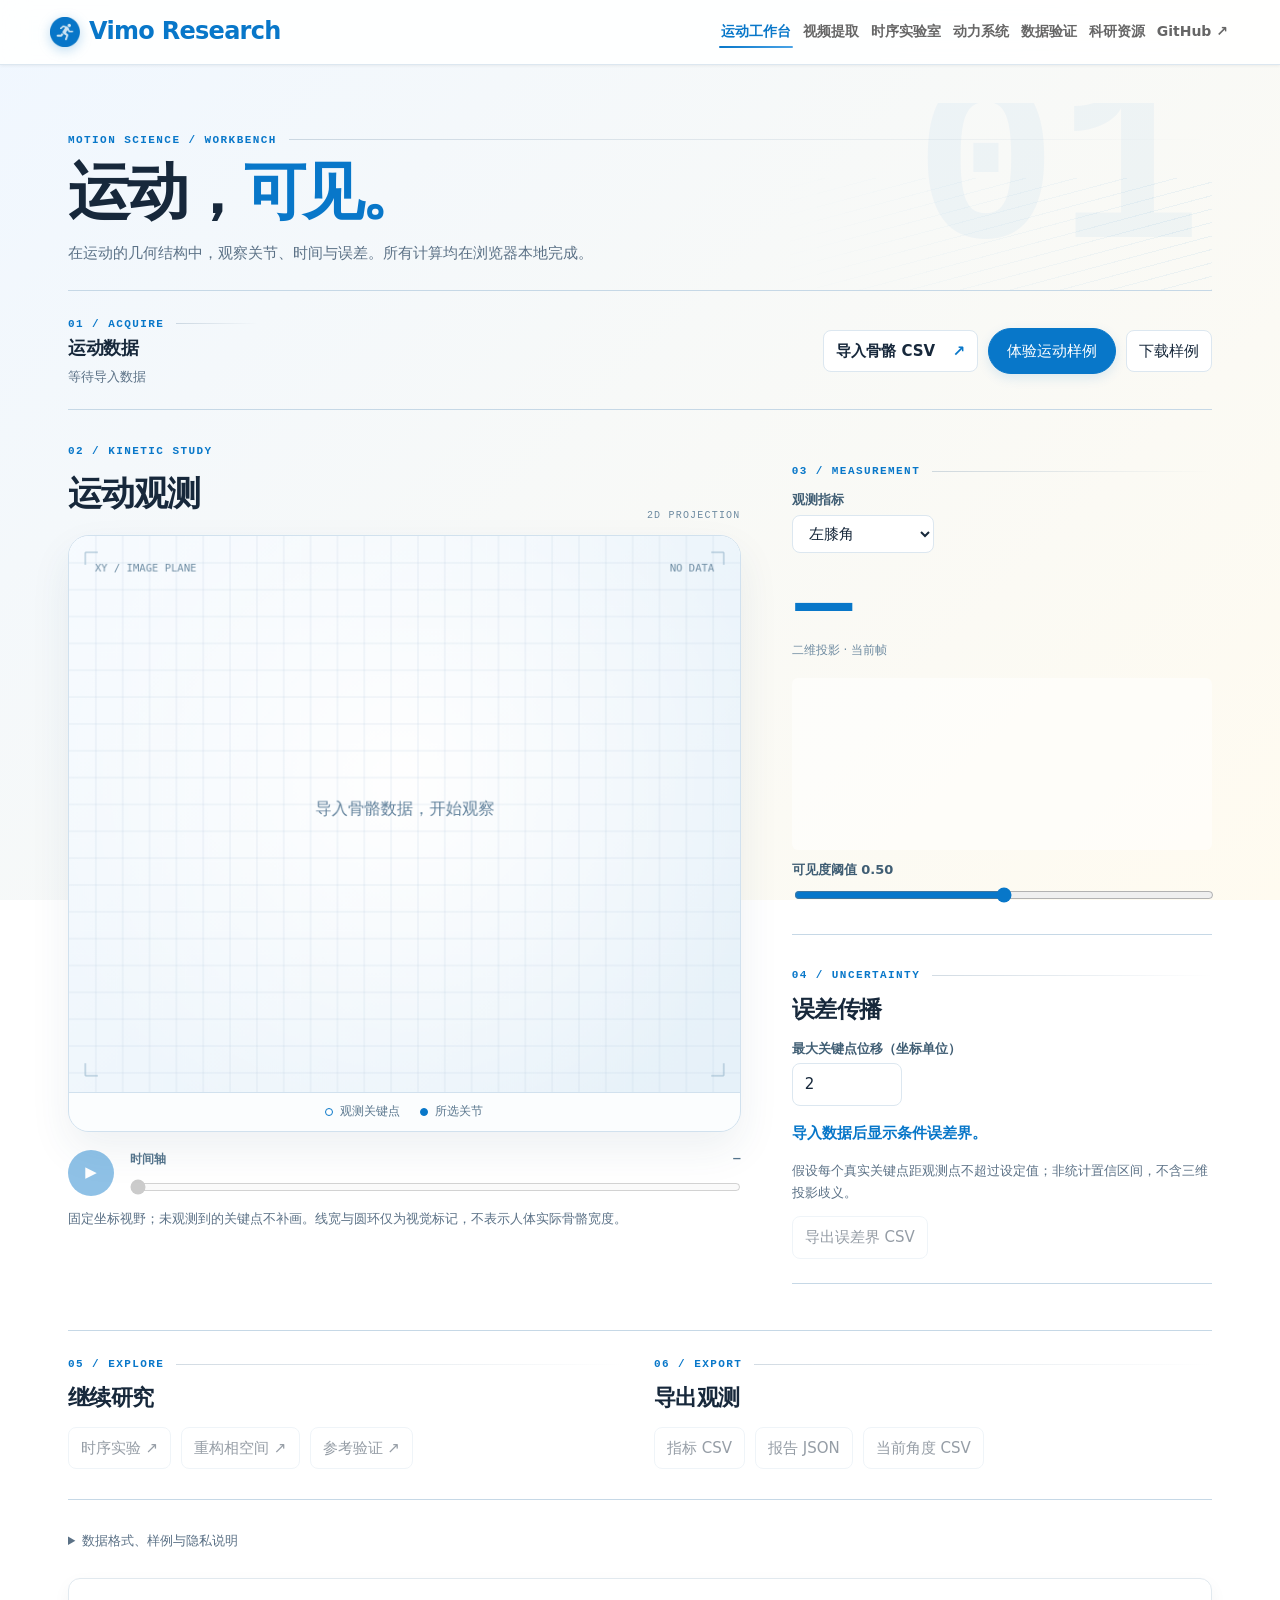
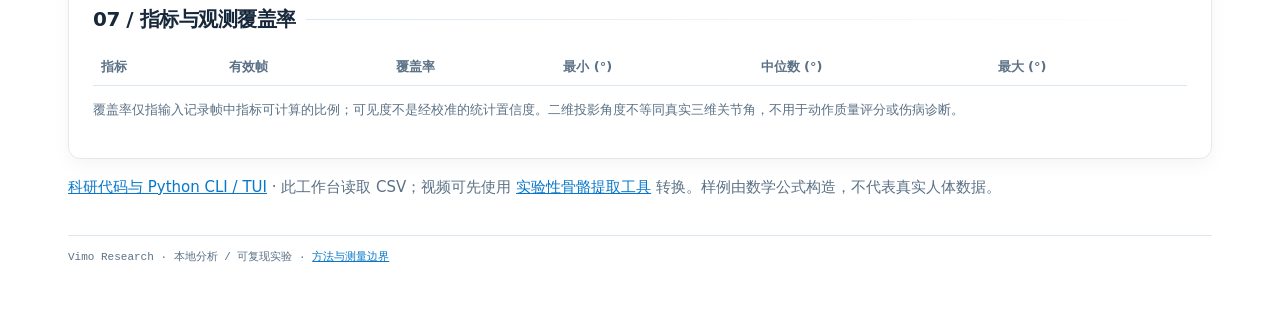
<file: research/index.html>
<!doctype html>
<html lang="zh-CN">
<head><meta charset="utf-8"><meta name="viewport" content="width=device-width,initial-scale=1"><title>Vimo Research | 运动分析工作台</title>
<link rel="stylesheet" href="research.css"></head>
<body><header><a class="brand" href="../index.html"><img src="../icon/logo_web.png" alt=""><strong>Vimo Research</strong></a><nav aria-label="科研导航"><a href="index.html" aria-current="page">运动工作台</a><a href="video.html">视频提取</a><a href="experiments.html">时序实验室</a><a href="dynamics.html">动力系统</a><a href="validation.html">数据验证</a><a href="resources.html">科研资源</a><a href="https://github.com/Liangebra/Vimo">GitHub ↗</a></nav></header>
<main><div class="lab-intro" data-number="01"><div class="eyebrow">MOTION SCIENCE / WORKBENCH</div><h1>运动，<span class="motion-accent">可见。</span></h1><p>在运动的几何结构中，观察关节、时间与误差。所有计算均在浏览器本地完成。</p></div>
<div class="motion-source"><div class="source-copy"><span class="eyebrow">01 / ACQUIRE</span><strong>运动数据</strong><p id="status" role="status" aria-live="polite">等待导入数据</p></div><div class="source-actions"><label for="file" class="button file-picker">导入骨骼 CSV <span>↗</span></label><input type="file" id="file" accept=".csv,text/csv" class="visually-hidden"><button id="demo" class="primary">体验运动样例</button><button id="sample">下载样例</button></div></div>
<div class="motion-stage"><section class="motion-visual" aria-label="骨骼观测"><div class="motion-heading"><div><span class="eyebrow">02 / KINETIC STUDY</span><h2>运动观测</h2></div><span class="motion-tag">2D PROJECTION</span></div><div class="pose-stage"><canvas id="pose" width="700" height="580" aria-label="当前帧骨骼投影"></canvas><div class="pose-caption"><span><i></i> 观测关键点</span><span><i></i> 所选关节</span></div></div><div class="transport"><button id="play" disabled aria-label="播放或暂停">▶</button><div class="transport-track"><label for="frame">时间轴 <output id="frame-label">—</output></label><input id="frame" type="range" min="0" max="0" value="0" disabled></div></div><p class="small pose-note">固定坐标视野；未观测到的关键点不补画。线宽与圆环仅为视觉标记，不表示人体实际骨骼宽度。</p></section>
<aside class="motion-inspector"><section class="metric-block"><span class="eyebrow">03 / MEASUREMENT</span><label for="metric">观测指标</label><select id="metric"></select><div class="metric-readout" id="value">—</div><div class="metric-sub">二维投影 · 当前帧</div><canvas id="chart" width="560" height="230" aria-label="所选指标时序曲线"></canvas><label for="threshold">可见度阈值 <output id="threshold-value">0.50</output></label><input type="range" id="threshold" min="0" max="1" step=".05" value=".5"></section><section class="metric-block"><span class="eyebrow">04 / UNCERTAINTY</span><h2>误差传播</h2><label for="epsilon">最大关键点位移（坐标单位）</label><input id="epsilon" type="number" min="0" max="1000000" step=".5" value="2"><p id="bound" role="status">导入数据后显示条件误差界。</p><p class="small">假设每个真实关键点距观测点不超过设定值；非统计置信区间，不含三维投影歧义。</p><button id="boundExport" disabled>导出误差界 CSV</button></section></aside></div>
<section class="motion-tools"><div><span class="eyebrow">05 / EXPLORE</span><h2>继续研究</h2><div class="toolbar"><button id="toSignal" disabled>时序实验 ↗</button><button id="toDynamics" disabled>重构相空间 ↗</button><button id="toValidation" disabled>参考验证 ↗</button></div></div><div><span class="eyebrow">06 / EXPORT</span><h2>导出观测</h2><div class="toolbar"><button id="csv" disabled>指标 CSV</button><button id="json" disabled>报告 JSON</button><button id="angleCsv" disabled>当前角度 CSV</button></div></div></section><details class="format-note"><summary>数据格式、样例与隐私说明</summary><p class="small">CSV 最多 20 MB，字段 frame,time_s,landmark,x,y,visibility；同尺度图像坐标，y 向下，MediaPipe 0–32 编号。当前运动样例为人工构造，非真实人体测量；点击继续研究时只在本标签页临时暂存数据，不上传。</p></details>
<section class="panel"><h2>07 / 指标与观测覆盖率</h2><div class="scroll"><table><thead><tr><th>指标</th><th>有效帧</th><th>覆盖率</th><th>最小 (°)</th><th>中位数 (°)</th><th>最大 (°)</th></tr></thead><tbody id="summary"></tbody></table></div><p class="small">覆盖率仅指输入记录帧中指标可计算的比例；可见度不是经校准的统计置信度。二维投影角度不等同真实三维关节角，不用于动作质量评分或伤病诊断。</p></section>
<p><a href="https://github.com/Liangebra/Vimo">科研代码与 Python CLI / TUI</a> · 此工作台读取 CSV；视频可先使用 <a href="video.html">实验性骨骼提取工具</a> 转换。样例由数学公式构造，不代表真实人体数据。</p>
<footer class="site-note">Vimo Research · 本地分析 / 可复现实验 · <a href="resources.html">方法与测量边界</a></footer></main><script src="core.js"></script><script src="pose.js"></script><script src="transfer.js"></script><script>
const core=globalThis.VimoCore;
const $=id=>document.getElementById(id), names={left_knee_deg:"左膝角",right_knee_deg:"右膝角",left_hip_deg:"左髋角",right_hip_deg:"右髋角",left_elbow_deg:"左肘角",right_elbow_deg:"右肘角",trunk_tilt_deg:"躯干倾角"};
for(const k of core.keys){const o=document.createElement("option");o.value=k;o.textContent=names[k];$("metric").append(o)}
let seq=[],result=null,source="",rawPose="",loadId=0,extent=null,timer=null;const fmt=v=>v===null?"—":v.toFixed(2);
function save(name,body,type){const a=document.createElement("a"),url=URL.createObjectURL(new Blob([body],{type}));a.href=url;a.download=name;a.click();setTimeout(()=>URL.revokeObjectURL(url),1000)}
function clear(message){stop();extent=null;seq=[];result=null;rawPose="";$("bound").textContent="导入数据后显示当前指标的条件误差界。";$("boundExport").disabled=true;$("status").textContent=message;$("summary").replaceChildren();$("frame-label").textContent="—";$("value").textContent=""; $("frame").disabled=$("play").disabled=true;$("csv").disabled=$("json").disabled=$("angleCsv").disabled=$("toSignal").disabled=$("toDynamics").disabled=$("toValidation").disabled=true;for(const id of ["pose","chart"]){const c=$(id);c.getContext("2d").clearRect(0,0,c.width,c.height)}VimoPose.render($("pose"),null,null,0,"")}
function load(raw,label){try{stop();seq=core.parse(raw);extent=VimoPose.bounds(seq);rawPose=raw;source=label;$("frame").max=seq.length-1;$("frame").value=0; $("frame").disabled=$("play").disabled=false;refresh()}catch(e){clear(e.message)}}
function refresh(){const threshold=Number($("threshold").value);$("threshold-value").value=threshold.toFixed(2);if(!seq.length)return;result=core.analyze(seq,threshold);$("status").textContent=source+" · "+seq.length+" 帧";$("csv").disabled=$("json").disabled=$("angleCsv").disabled=$("toSignal").disabled=$("toDynamics").disabled=$("toValidation").disabled=false;const body=$("summary");body.replaceChildren();for(const k of core.keys){const m=result.report.metrics[k],tr=document.createElement("tr");for(const v of [names[k],m.valid_frames,(m.coverage*100).toFixed(1)+"%",fmt(m.minimum),fmt(m.median),fmt(m.maximum)]){const td=document.createElement("td");td.textContent=v;tr.append(td)}body.append(tr)}draw()}
function draw(){if(!result)return;drawBound();const i=Number($("frame").value),k=$("metric").value,r=seq[i],row=result.rows[i],t=Number($("threshold").value);$("frame-label").value=r.frame+" · "+r.time_s.toFixed(3)+" s";$("value").textContent=row[k]===null?"—":fmt(row[k])+"°";VimoPose.render($("pose"),r,extent,t,k);
const ch=$("chart"),ctx=ch.getContext("2d"),left=44,top=18,w=ch.width-62,h=ch.height-52,lo=seq[0].time_s,hi=seq[seq.length-1].time_s;ctx.clearRect(0,0,ch.width,ch.height);ctx.font="12px system-ui";ctx.lineWidth=1;for(let a=0;a<=180;a+=45){const y=top+h*(1-a/180);ctx.strokeStyle="#dce7f0";ctx.beginPath();ctx.moveTo(left,y);ctx.lineTo(left+w,y);ctx.stroke();ctx.fillStyle="#5b7186";ctx.fillText(a+"°",5,y+4)}const x=v=>left+(hi===lo?0:(v-lo)/(hi-lo)*w);ctx.strokeStyle="#0877c9";ctx.lineWidth=2;ctx.beginPath();let active=false;for(const v of result.rows){if(v[k]===null){active=false;continue}const px=x(v.time_s),py=top+h*(1-v[k]/180);if(active)ctx.lineTo(px,py);else ctx.moveTo(px,py);active=true}ctx.stroke();ctx.strokeStyle="#b86f15";ctx.beginPath();ctx.moveTo(x(r.time_s),top);ctx.lineTo(x(r.time_s),top+h);ctx.stroke();ctx.fillStyle="#5b7186";ctx.fillText(lo.toFixed(2)+" s",left,top+h+20);ctx.textAlign="right";ctx.fillText(hi.toFixed(2)+" s",left+w,top+h+20);ctx.textAlign="left"}
$("file").addEventListener("change",async e=>{const f=e.target.files[0],id=++loadId;if(!f)return;if(f.size>20*1024*1024){clear("文件超过 20 MB");return}try{const raw=await f.text();if(id===loadId)load(raw,f.name)}catch(e){if(id===loadId)clear("读取失败："+e.message)}});
$("demo").onclick=()=>{++loadId;$("file").value="";load(VimoPose.demo(),"人工合成运动示意")};$("sample").onclick=()=>save("vimo-demo.csv",VimoPose.demo(),"text/csv");$("threshold").oninput=refresh;$("metric").onchange=draw;$("frame").oninput=draw;$("csv").onclick=()=>{const keys=["frame","time_s",...core.keys];save("vimo-metrics.csv",[keys.join(","),...result.rows.map(r=>keys.map(k=>r[k]===null?"":r[k]).join(","))].join("\n"),"text/csv")};$("angleCsv").onclick=()=>{if(!result)return;const k=$("metric").value;save("vimo-"+k+".csv",["time_s,angle_deg",...result.rows.map(r=>[r.time_s,r[k]===null?"":r[k]].join(","))].join("\n"),"text/csv")};$("json").onclick=()=>save("vimo-report.json",JSON.stringify(result.report,null,2),"application/json");
function angleData(){const k=$("metric").value;return ["time_s,angle_deg",...result.rows.map(r=>[r.time_s,r[k]===null?"":r[k]].join(","))].join("\n")}
$("toSignal").onclick=()=>{try{VimoTransfer.put("pose",rawPose,{label:source,metric:$("metric").value,threshold:Number($("threshold").value)},"experiments.html")}catch(e){$("status").textContent=e.message}};
$("toDynamics").onclick=()=>{try{VimoTransfer.put("pose",rawPose,{label:source,metric:$("metric").value,threshold:Number($("threshold").value)},"dynamics.html")}catch(e){$("status").textContent=e.message}};
$("toValidation").onclick=()=>{try{VimoTransfer.put("angle",angleData(),{label:source+" / "+names[$("metric").value],metric:$("metric").value,threshold:Number($("threshold").value)},"validation.html")}catch(e){$("status").textContent=e.message}};
function boundValue(){const x=$("epsilon").value,e=Number(x);if(x===""||!Number.isFinite(e)||e<0||e>1000000)throw Error("请输入 0–1000000 范围内的有限位移");return e}
function drawBound(){if(!result)return;try{const u=core.uncertainty(seq[Number($("frame").value)],$("metric").value,Number($("threshold").value),boundValue());$("bound").textContent=u?u.center_deg.toFixed(2)+"° → ["+u.lower_deg.toFixed(2)+"°, "+u.upper_deg.toFixed(2)+"°]"+(u.nondegeneracy_guaranteed?"":"；扰动下可能退化，不能保证角度有定义"):"当前帧观测不足";$("boundExport").disabled=false}catch(e){$("bound").textContent=e.message;$("boundExport").disabled=true}}
$("epsilon").oninput=drawBound;
$("boundExport").onclick=()=>{if(!result)return;try{const e=boundValue(),k=$("metric").value,t=Number($("threshold").value),rows=seq.map(f=>{const u=core.uncertainty(f,k,t,e);return [f.frame,f.time_s,k,t,e,u?.center_deg??"",u?.lower_deg??"",u?.upper_deg??"",u?.nondegeneracy_guaranteed??""].join(",")});save("vimo-"+k+"-bounds.csv",["frame,time_s,metric,visibility_threshold,epsilon,center_deg,lower_deg,upper_deg,nondegeneracy_guaranteed",...rows].join("\n"),"text/csv")}catch(e){$("bound").textContent=e.message}};
function stop(){if(timer!==null){clearTimeout(timer);timer=null}$("play").textContent="▶";$("play").setAttribute("aria-label","播放")}
function step(){if(!result||timer===null)return;const i=Number($("frame").value);if(i>=seq.length-1){stop();return}$("frame").value=i+1;draw();const next=i+2<seq.length?Math.max(16,Math.min(1000,(seq[i+2].time_s-seq[i+1].time_s)*1000)):33;timer=setTimeout(step,next)}
$("play").onclick=()=>{if(!result)return;if(timer!==null){stop();return}if(Number($("frame").value)>=seq.length-1)$("frame").value=0;draw();$("play").textContent="Ⅱ";$("play").setAttribute("aria-label","暂停");timer=setTimeout(step,Math.max(16,Math.min(1000,(seq[1]?.time_s-seq[0].time_s||.033)*1000)))};
$("frame").addEventListener("input",stop);
VimoPose.render($("pose"),null,null,0,"");
const incoming=VimoTransfer.take("pose","index.html");if(incoming){load(incoming.csv,String(incoming.metadata?.label||"视频提取数据"))}
</script></body></html>
</file>
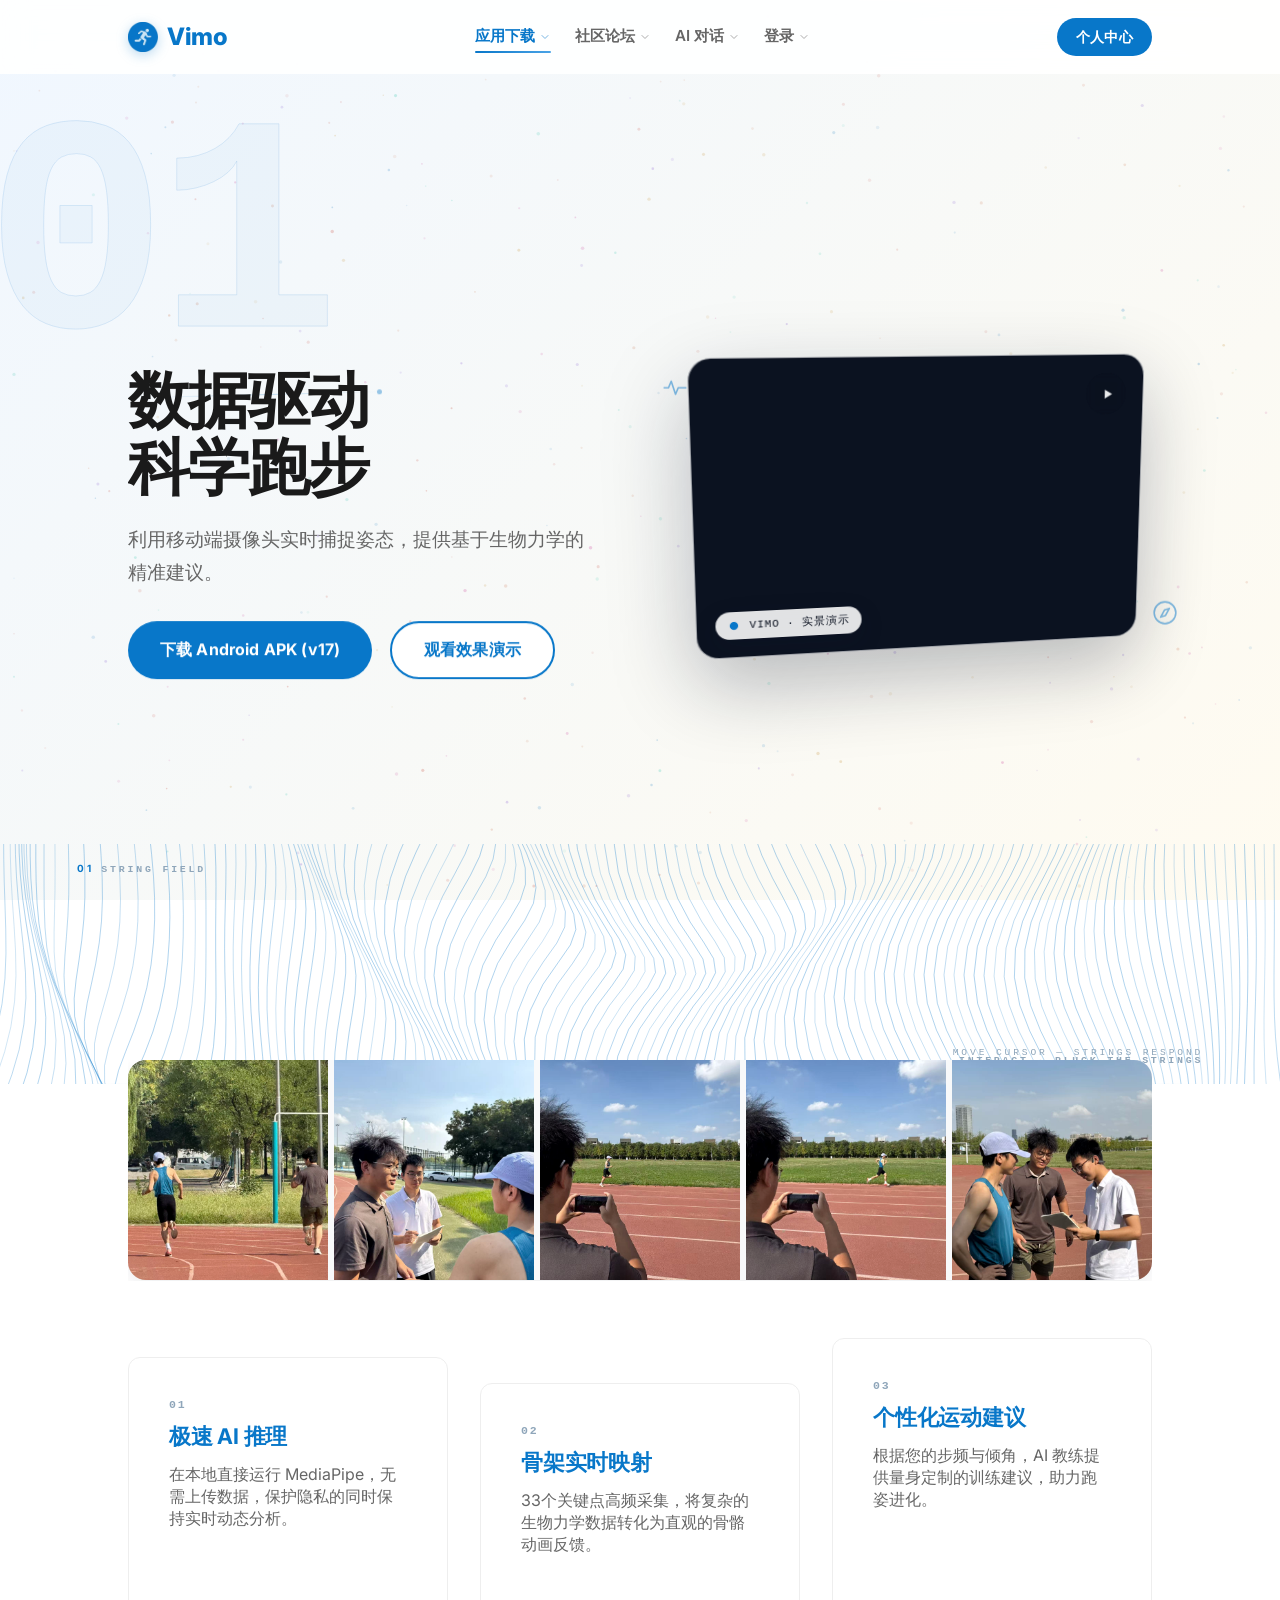
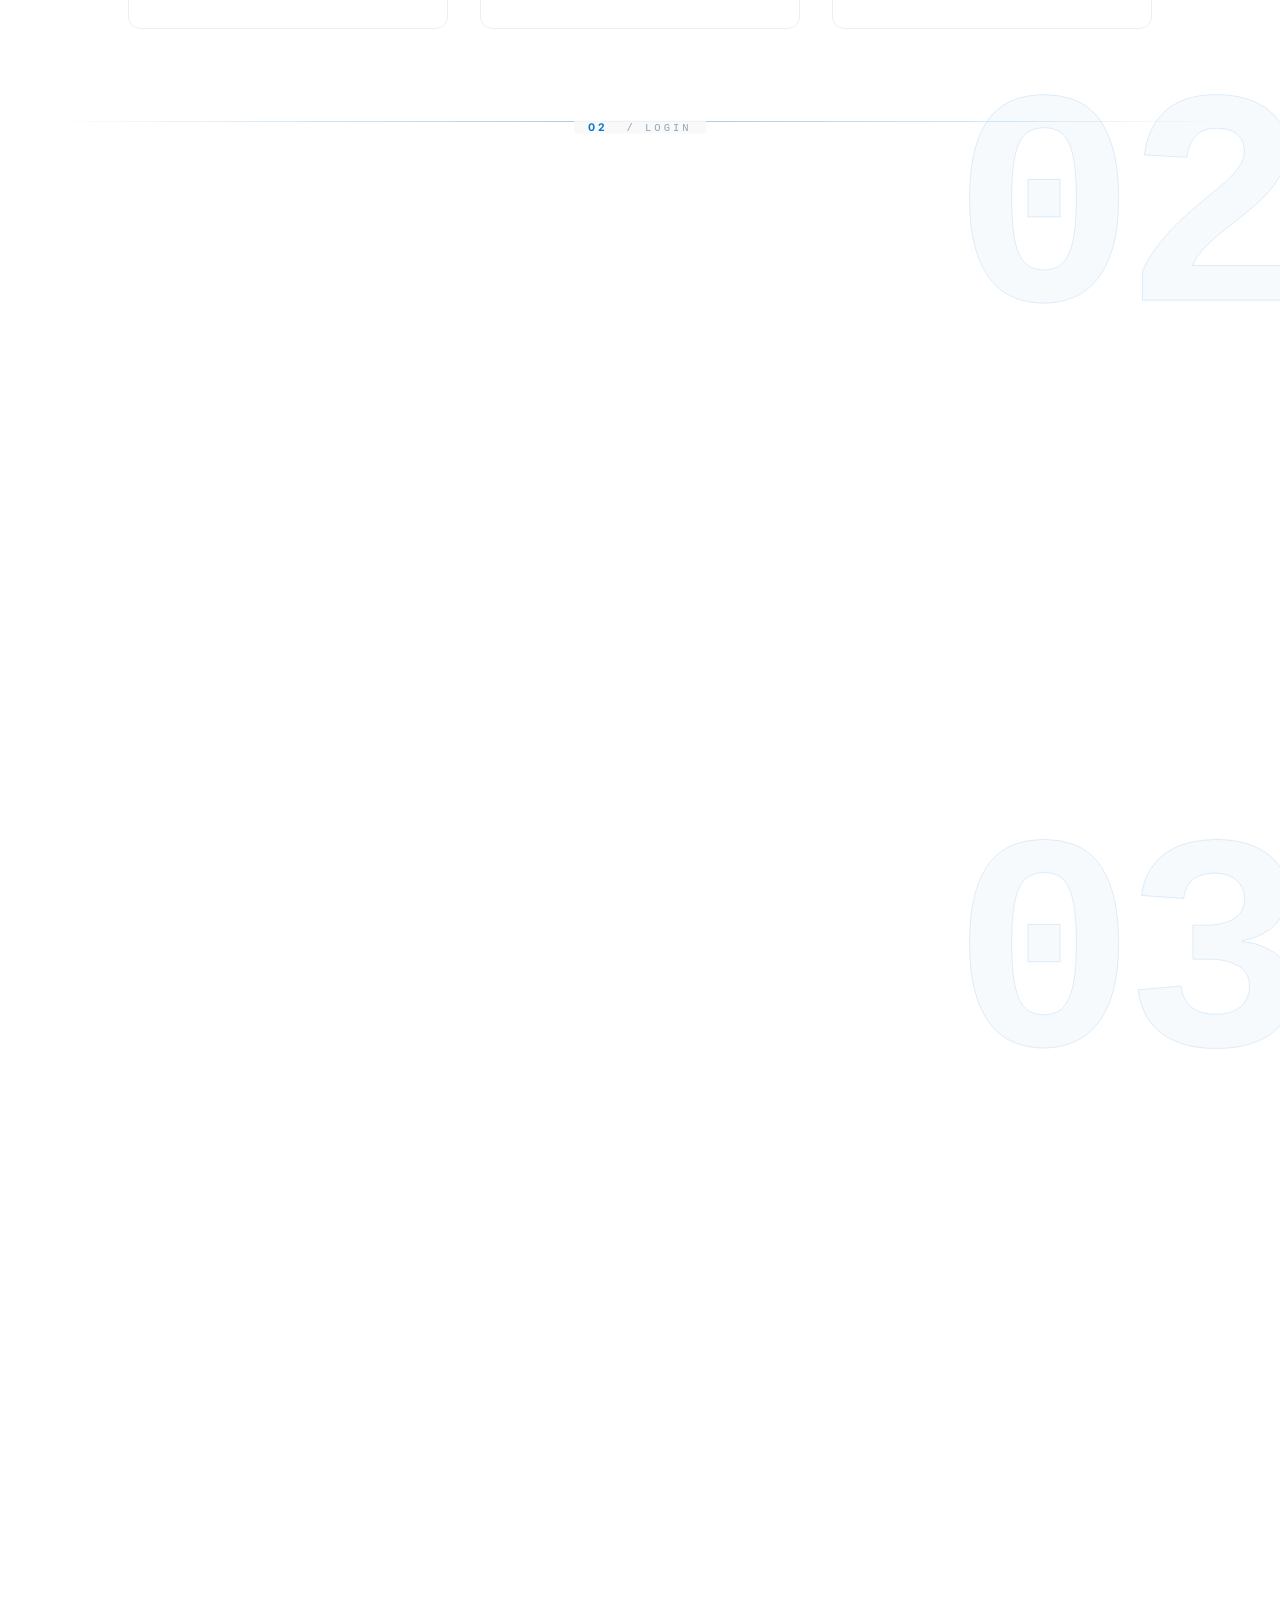
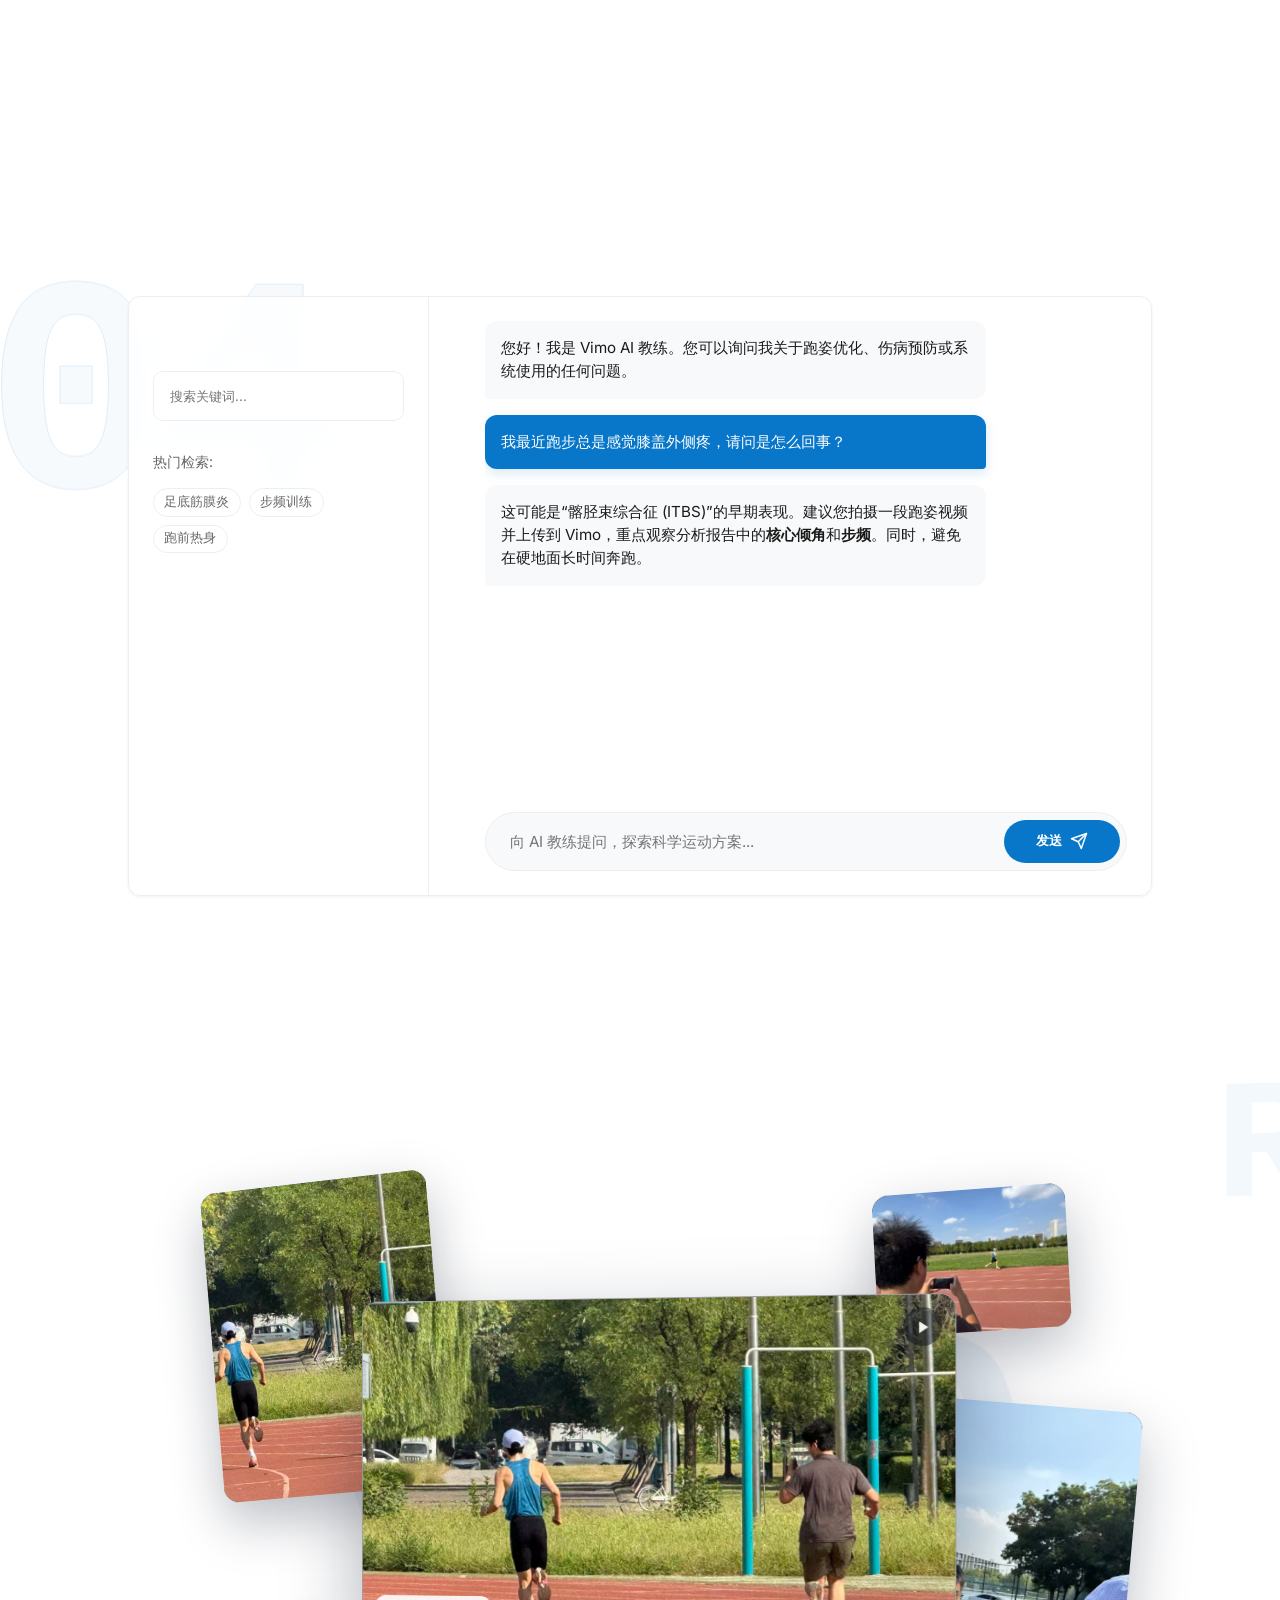
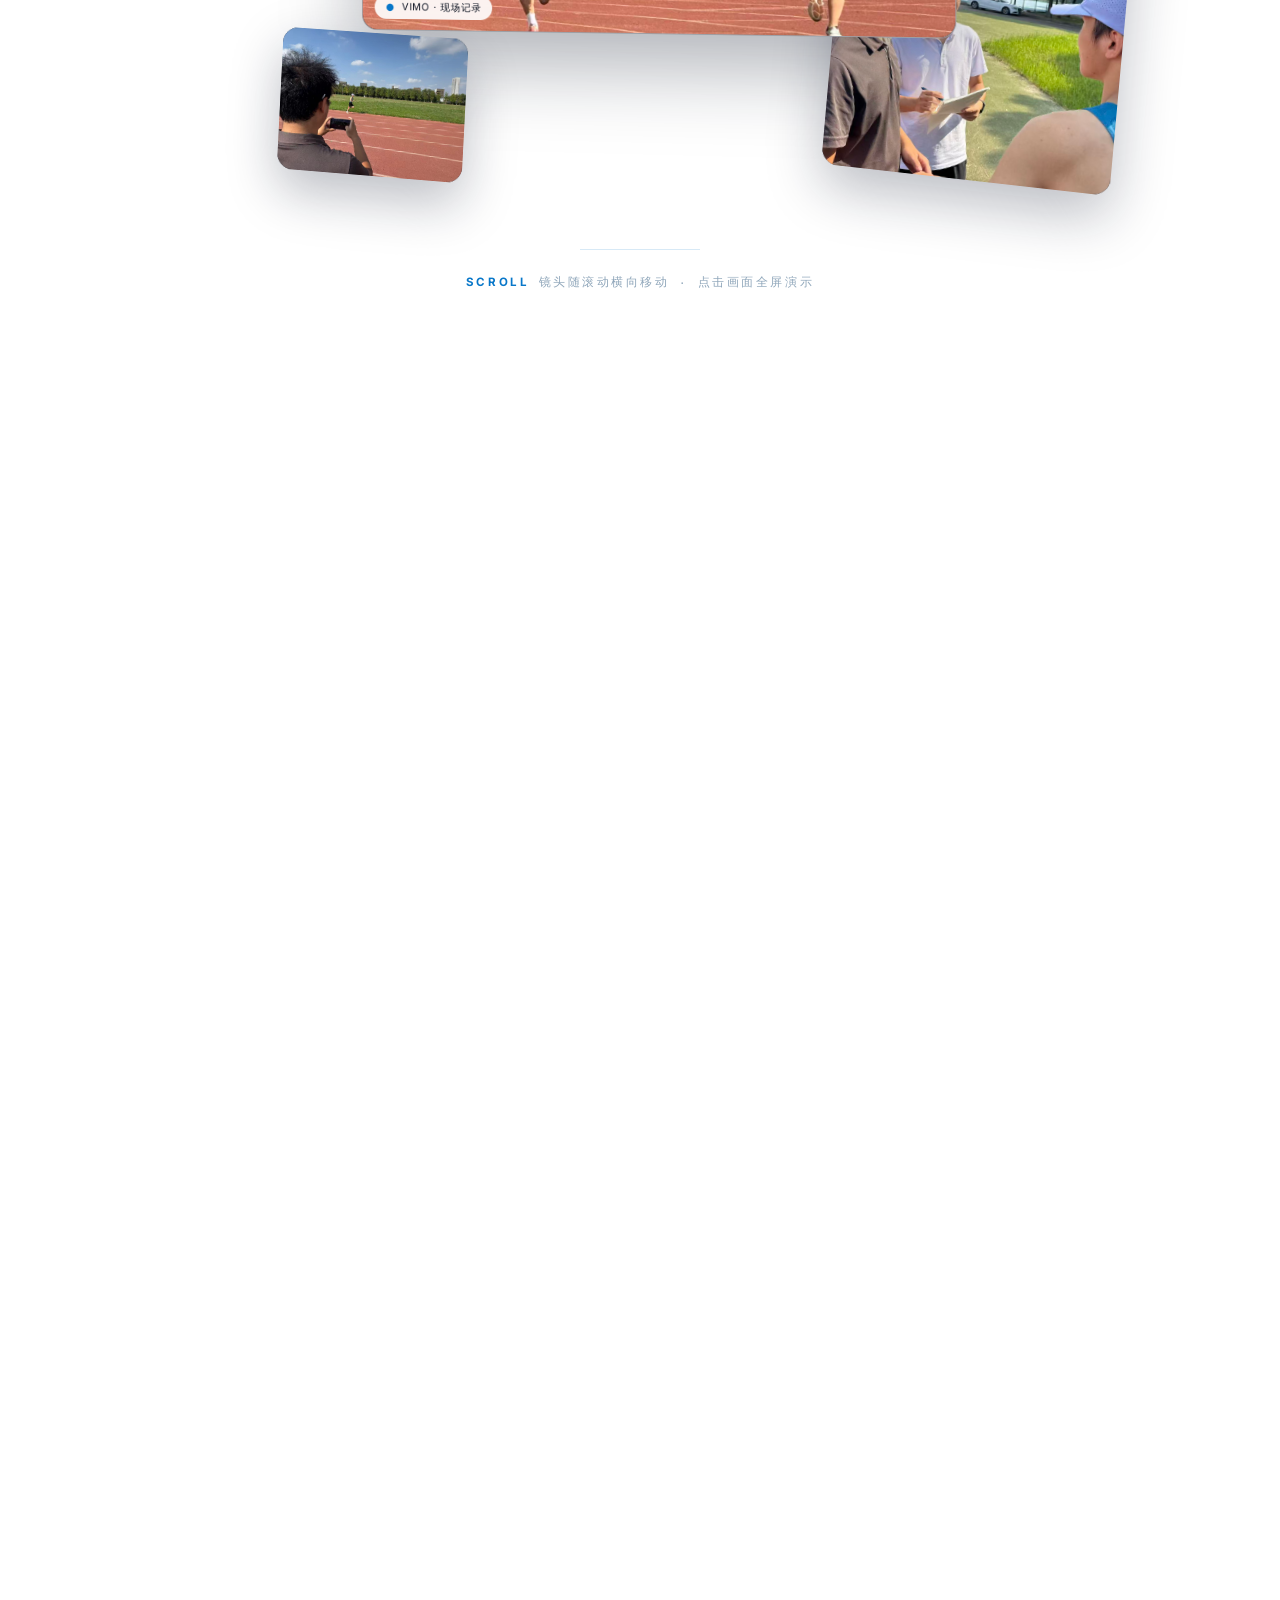
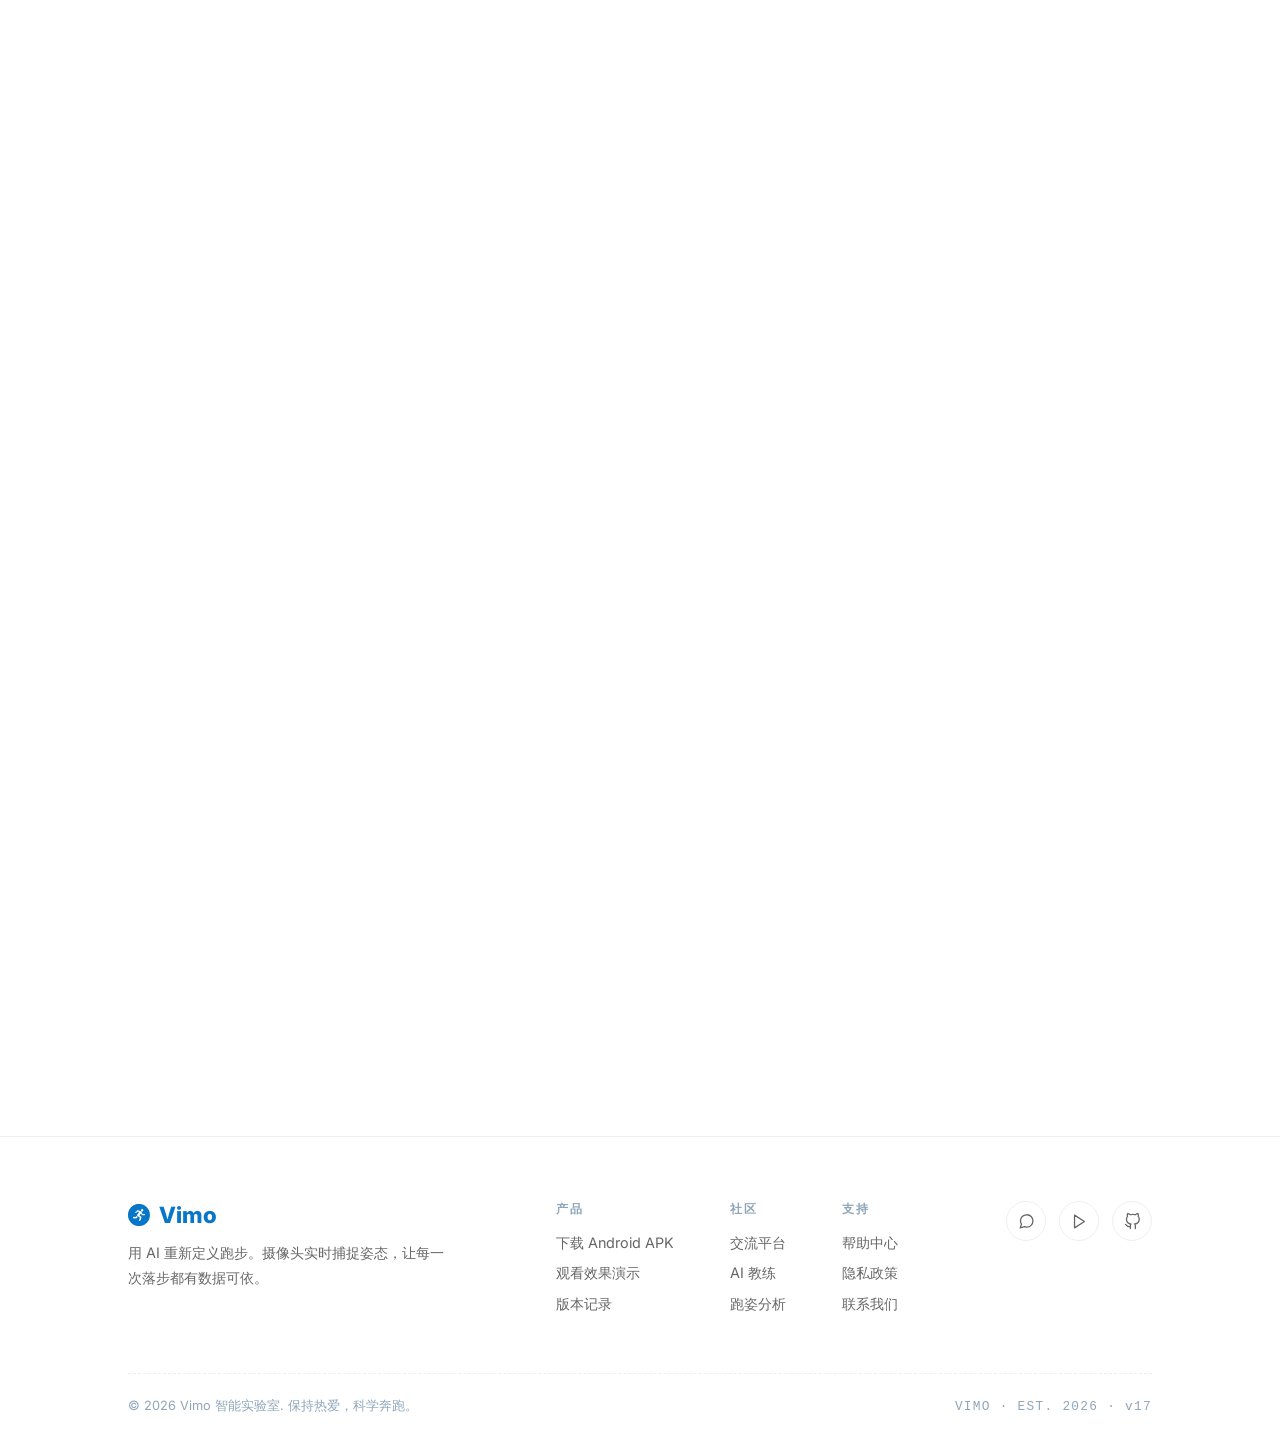
<file: 网页前端页面.html>
<!DOCTYPE html>
<html lang="zh-CN">

<head>
    <meta charset="UTF-8">
    <meta name="viewport" content="width=device-width, initial-scale=1.0">
    <title>Vimo 智能跑步门户</title>
    <link href="https://fonts.googleapis.com/css2?family=Inter:wght@400;600;800&display=swap" rel="stylesheet">
<style>
        :root {
            --primary: #0877C9;
            --primary-dark: #065e9c;
            --primary-light: #e3f2fd;
            --bg: #FFFFFF;
            --grey-light: #F8F9FA;
            --grey-border: #EEEEEE;
            --text-main: #1A1A1A;
            --text-second: #666666;
            --text-faint: #8fa6ba;
            --radius: 12px;
            --shadow-sm: 0 1px 3px rgba(0, 0, 0, 0.06);
            --shadow-md: 0 6px 18px rgba(15, 23, 42, 0.07);
            --shadow-glow: 0 10px 26px rgba(8, 119, 201, 0.14);
            --pill-tint: rgba(8, 119, 201, 0.08);
            --pill-tint-strong: rgba(8, 119, 201, 0.13);
            --ring: rgba(8, 119, 201, 0.16);
            --mono: 'SF Mono', 'Cascadia Code', 'JetBrains Mono', Consolas, 'Courier New', monospace;
            --ease: cubic-bezier(0.25, 0.46, 0.45, 0.94);
            --ease-spring: cubic-bezier(0.34, 1.56, 0.64, 1);
        }

        /* 艺术品级细节：选区与滚动条（小处见用心） */
        ::selection {
            background: rgba(8, 119, 201, 0.16);
            color: var(--primary-dark);
        }

        ::-webkit-scrollbar {
            width: 10px;
            height: 10px;
        }

        ::-webkit-scrollbar-track {
            background: transparent;
        }

        ::-webkit-scrollbar-thumb {
            background: linear-gradient(180deg, #b9d8ef, #9ec7ea);
            border-radius: 8px;
            border: 2px solid #f2f8ff;
        }

        ::-webkit-scrollbar-thumb:hover {
            background: linear-gradient(180deg, #8fc2ea, #74b2e6);
        }

        * {
            margin: 0;
            padding: 0;
            box-sizing: border-box;
            font-family: 'Inter', -apple-system, 'PingFang SC', 'Microsoft YaHei', sans-serif;
        }

        html {
            scroll-behavior: smooth;
            background: linear-gradient(135deg, #f0f7ff 0%, #fffbf0 100%);
            background-attachment: fixed;
        }

        body {
            background: transparent;
            color: var(--text-main);
            min-height: 100vh;
            overflow-x: hidden;
            -webkit-font-smoothing: antialiased;
        }

        #particle-bg {
            position: fixed;
            top: 0;
            left: 0;
            width: 100%;
            height: 100%;
            z-index: -2;
            pointer-events: none;
        }

        /* Navigation */
        nav {
            display: flex;
            justify-content: space-between;
            align-items: center;
            padding: 1.1rem 10%;
            border-bottom: 1px solid transparent;
            position: sticky;
            top: 0;
            background: rgba(255, 255, 255, 0.9);
            backdrop-filter: blur(14px) saturate(160%);
            -webkit-backdrop-filter: blur(14px) saturate(160%);
            z-index: 100;
            transition: background 0.4s var(--ease), border-color 0.4s var(--ease), box-shadow 0.4s var(--ease), padding 0.4s var(--ease);
            animation: slideDown 0.45s ease-out both;
        }

        nav.scrolled {
            background: rgba(255, 255, 255, 0.85);
            border-bottom: 1px solid var(--grey-border);
            box-shadow: 0 1px 4px rgba(0, 0, 0, 0.06);
            padding: 0.75rem 10%;
        }

        @keyframes slideDown {
            from { opacity: 0; transform: translateY(-24px); }
            to { opacity: 1; transform: translateY(0); }
        }

        .logo {
            display: inline-flex;
            align-items: center;
            gap: 0.55rem;
            font-size: 1.5rem;
            font-weight: 800;
            color: var(--primary);
            text-decoration: none;
            letter-spacing: -0.02em;
            transition: opacity 0.25s var(--ease);
        }

        .logo:hover {
            opacity: 0.85;
        }

        .logo-mark {
            display: inline-block;
            flex-shrink: 0;
            filter: drop-shadow(0 3px 6px rgba(8, 119, 201, 0.28));
            transition: transform 0.3s var(--ease);
        }

        .logo:hover .logo-mark {
            transform: scale(1.06) rotate(-4deg);
        }

        .nav-links {
            display: flex;
            gap: 2.5rem;
        }

        .nav-links .nav-trigger {
            text-decoration: none;
            color: var(--text-second);
            font-weight: 600;
            font-size: 0.95rem;
            cursor: pointer;
            position: relative;
            padding: 0.25rem 0;
            transition: color 0.25s var(--ease);
            display: inline-flex;
            align-items: center;
            gap: 2px;
        }

        .nav-links .nav-trigger::after {
            content: '';
            position: absolute;
            left: 0;
            bottom: -2px;
            width: 0;
            height: 2px;
            border-radius: 2px;
            background: linear-gradient(90deg, var(--primary), #4aa3e6);
            transition: width 0.3s var(--ease);
        }

        .nav-links .nav-trigger:hover {
            color: var(--primary);
        }

        .nav-links .nav-trigger.active {
            color: var(--primary);
        }

        .nav-links .nav-trigger:hover::after,
        .nav-links .nav-trigger.active::after {
            width: 100%;
        }

        /* Nav dropdowns — antigravity 式滑出面板：白卡 + icon/label/arrow 行 + hover 高亮 */
        .nav-links {
            gap: 1.5rem;
        }

        .nav-item {
            position: relative;
        }

        .nav-item .nav-caret {
            display: inline-block;
            width: 12px;
            height: 12px;
            vertical-align: -1px;
            margin-left: 2px;
            color: inherit;
            opacity: 0.55;
            transition: transform 0.3s var(--ease), opacity 0.3s var(--ease);
        }

        .nav-item:hover .nav-caret,
        .nav-item.open .nav-caret {
            transform: rotate(180deg);
            opacity: 0.9;
        }

        /* 透明桥接层：鼠标从 trigger 移到面板不“断悬” */
        .nav-item::after {
            content: '';
            position: absolute;
            left: 0;
            right: 0;
            bottom: -14px;
            height: 14px;
        }

        .dd-panel {
            position: absolute;
            top: calc(100% + 10px);
            left: 50%;
            transform: translate(-50%, -6px);
            min-width: 300px;
            background: rgba(255, 255, 255, 0.96);
            backdrop-filter: blur(14px) saturate(160%);
            border: 1px solid rgba(8, 119, 201, 0.1);
            border-radius: 16px;
            box-shadow: 0 18px 44px rgba(15, 23, 42, 0.14), 0 3px 10px rgba(15, 23, 42, 0.06);
            padding: 0.7rem;
            opacity: 0;
            visibility: hidden;
            pointer-events: none;
            transition: opacity 0.28s var(--ease), transform 0.28s var(--ease), visibility 0.28s;
            z-index: 200;
        }

        .dd-panel::before {
            /* 顶部小箭头指向 trigger */
            content: '';
            position: absolute;
            top: -6px;
            left: 50%;
            transform: translateX(-50%) rotate(45deg);
            width: 12px;
            height: 12px;
            background: #fff;
            border-left: 1px solid rgba(8, 119, 201, 0.1);
            border-top: 1px solid rgba(8, 119, 201, 0.1);
            border-radius: 2px 0 0 0;
        }

        .nav-item:hover .dd-panel,
        .nav-item.open .dd-panel {
            opacity: 1;
            visibility: visible;
            pointer-events: auto;
            transform: translate(-50%, 0);
        }

        .dd-label {
            display: flex;
            align-items: center;
            gap: 0.5rem;
            font-family: var(--mono);
            font-size: 0.66rem;
            font-weight: 700;
            letter-spacing: 0.14em;
            text-transform: uppercase;
            color: var(--text-faint);
            padding: 0.5rem 0.8rem 0.55rem;
            border-bottom: 1px solid var(--grey-border);
            margin-bottom: 0.3rem;
        }

        .dd-label i {
            font-style: normal;
            color: var(--primary);
        }

        .dd-item {
            display: flex;
            align-items: center;
            gap: 0.75rem;
            width: 100%;
            padding: 0.55rem 0.8rem;
            border: none;
            background: transparent;
            border-radius: 10px;
            text-align: left;
            font-family: inherit;
            font-size: 0.9rem;
            font-weight: 500;
            color: var(--text-main);
            cursor: pointer;
            transition: background 0.2s var(--ease), color 0.2s var(--ease);
        }

        .dd-item svg.dd-ic {
            flex-shrink: 0;
            color: var(--text-faint);
            transition: color 0.2s var(--ease);
        }

        .dd-item .dd-txt {
            flex: 1;
            line-height: 1.3;
        }

        .dd-item .dd-txt small {
            display: block;
            font-size: 0.72rem;
            font-weight: 400;
            color: var(--text-second);
            margin-top: 1px;
        }

        .dd-item .dd-arrow {
            flex-shrink: 0;
            width: 14px;
            height: 14px;
            color: var(--text-faint);
            opacity: 0;
            transform: translate(-3px, 0);
            transition: opacity 0.2s var(--ease), transform 0.2s var(--ease), color 0.2s var(--ease);
        }

        .dd-item:hover {
            background: var(--pill-tint);
            color: var(--primary);
        }

        .dd-item:hover svg.dd-ic {
            color: var(--primary);
        }

        .dd-item:hover .dd-arrow {
            opacity: 1;
            transform: translate(2px, 0);
            color: var(--primary);
        }

        .dd-divider {
            height: 1px;
            background: var(--grey-border);
            margin: 0.3rem 0.5rem;
        }

        /* Sections — 长页滚动舞台：所有板块纵向铺开，每个板块即一个「屏」 */
        .section {
            position: relative;
            display: block;
            padding: 6.5rem 10% 7.5rem;
        }

        section[id] {
            scroll-margin-top: 96px;
        }

        /* Scroll reveal — 滚动驱动入场（wodniack 动态语言核心） */
        [data-reveal] {
            opacity: 0;
            transform: translateY(30px);
            transition: opacity 0.9s var(--ease), transform 0.9s var(--ease);
            transition-delay: var(--rd, 0s);
            will-change: opacity, transform;
        }

        [data-reveal].in-view {
            opacity: 1;
            transform: none;
        }

        /* ===== wodniack catcher：板块标题逐字捕捉涌现（s__title 式） ===== */
        [data-catch] { position: relative; }
        [data-catch] .ct-ch {
            display: inline-block;
            overflow: hidden;
            vertical-align: bottom;
            padding-bottom: 0.08em;
            margin-bottom: -0.08em;
        }
        [data-catch] .ct-ch > span {
            display: inline-block;
            transform: translateY(118%) rotate(5deg);
            opacity: 0;
            transition: transform 0.85s var(--ease), opacity 0.6s var(--ease);
            transition-delay: var(--cd, 0s);
            will-change: transform, opacity;
        }
        [data-catch].in-view .ct-ch > span {
            transform: translateY(0) rotate(0deg);
            opacity: 1;
        }
        [data-catch] .ct-space { display: inline-block; width: 0.26em; }
        [data-catch] .ct-punct { display: inline-block; }

        /* ===== 艺术装饰层：幽灵大编号 + 弦线 + 横拉照片带（wodniack 滚动语言） ===== */

        /* 幽灵大编号：极淡描边 mono 数字，随滚动视差漂移 */
        .ghost-num {
            position: absolute;
            font-family: var(--mono);
            font-weight: 800;
            font-size: clamp(9rem, 24vw, 22rem);
            line-height: 0.8;
            letter-spacing: -0.04em;
            color: rgba(8, 119, 201, 0.035);
            -webkit-text-stroke: 1px rgba(8, 119, 201, 0.12);
            pointer-events: none;
            user-select: none;
            z-index: 0;
            will-change: transform;
        }

        /* 弦线：hero 漂浮发丝细线（wodniack 首页弦/线装饰语言） */
        .string-line {
            position: absolute;
            height: 1px;
            border-radius: 2px;
            background: linear-gradient(90deg, transparent, rgba(8, 119, 201, 0.24), transparent);
            pointer-events: none;
            will-change: transform;
            z-index: 0;
        }
        .string-line::after {
            content: '';
            position: absolute;
            right: -2.5px;
            top: -2px;
            width: 5px;
            height: 5px;
            border-radius: 50%;
            background: rgba(8, 119, 201, 0.4);
        }

        /* 横拉照片带：滚入时从右侧像幕布一样拉开（真实调研照片，克制点缀） */
        .photo-strip {
            position: relative;
            z-index: 1;
            height: 220px;
            margin: -1.5rem auto 4.8rem;
            max-width: 1120px;
            border-radius: 18px;
            overflow: hidden;
            clip-path: inset(0 100% 0 0);
            transition: clip-path 1.2s var(--ease);
            box-shadow: var(--shadow-md);
            background: var(--grey-light);
        }
        .photo-strip.in-view {
            clip-path: inset(0 0 0 0);
        }
        .photo-strip .strip-track {
            display: flex;
            gap: 6px;
            height: 100%;
        }
        .photo-strip img {
            flex: 1;
            min-width: 0;
            height: 100%;
            object-fit: cover;
            display: block;
            filter: saturate(0.9) contrast(1.02);
            transition: transform 0.9s var(--ease), filter 0.9s var(--ease);
        }
        .photo-strip:hover img {
            filter: saturate(1.06) contrast(1.04);
            transform: scale(1.045);
        }

        /* ===== A-SEPARATOR：全宽细线随滚动生长 + mono 小标（wodniack 语言）===== */
        .a-separator {
            position: relative;
            max-width: 1180px;
            margin: 0 auto 5rem;
            height: 46px;
            z-index: 1;
        }
        .a-separator .sep-line {
            position: absolute;
            left: 0; right: 0; top: 50%;
            height: 1px;
            background: linear-gradient(90deg, transparent, rgba(8, 119, 201, 0.4), transparent);
            transform: scaleX(0);
            transform-origin: center;
            transition: transform 1.2s var(--ease);
        }
        .a-separator.in-view .sep-line { transform: scaleX(1); }
        .a-separator .sep-tag {
            position: relative;
            z-index: 2;
            display: inline-flex;
            align-items: center;
            gap: 0.55rem;
            left: 50%;
            top: 50%;
            transform: translate(-50%, -50%);
            font-family: var(--mono);
            font-size: 0.66rem;
            letter-spacing: 0.28em;
            text-transform: uppercase;
            color: var(--text-faint);
            background: rgba(248, 249, 250, 0.86);
            padding: 0 0.9rem;
        }
        .a-separator .sep-tag b { color: var(--primary); font-weight: 700; }

        /* ===== 首屏舞台 stage：左文案右 3D 大荧幕（wodniack 三维视角语言）===== */
        .stage {
            display: grid;
            grid-template-columns: 1.05fr 0.95fr;
            gap: 4rem;
            align-items: center;
            min-height: 74vh;
            max-width: 1180px;
            margin: 0 auto;
            position: relative;
            padding-top: 0.5rem;
        }
        .stage-copy { position: relative; z-index: 3; text-align: left; }
        .stage-copy .hero-title { font-size: 3.9rem; line-height: 1.08; text-align: left; margin-bottom: 1.4rem; }
        /* 标题逐行分裂揭幕（wodniack line split）：每行从下方 clip 滑入，第二行延迟 */
        .tl-split .tl {
            display: block;
            overflow: hidden;
            transform: translateY(110%);
            transition: transform 0.95s var(--ease);
        }
        .tl-split .tl:nth-child(2) { transition-delay: 0.14s; }
        .tl-split.in-view .tl { transform: translateY(0); }
        .hero-title .tl .tl-inner { display: block; transform: translateY(0); }
        .stage-copy .hero-sub { text-align: left; margin-left: 0; margin-right: 0; }
        .stage-copy .hero-actions { justify-content: flex-start; }
        .stage-visual { position: relative; perspective: 1200px; z-index: 2; }
        .tilt-wrap { transform-style: preserve-3d; will-change: transform; transition: transform 0.25s ease-out; }
        .video-screen {
            position: relative;
            border-radius: 22px;
            overflow: hidden;
            box-shadow: 0 30px 80px rgba(15, 23, 42, 0.28);
            transform: rotateY(-9deg) rotateX(4deg);
            border: 1px solid rgba(255, 255, 255, 0.6);
            aspect-ratio: 16 / 10.4;
            background: #0b1220;
        }
        .video-screen video { width: 100%; height: 100%; object-fit: cover; display: block; }
        .screen-ring {
            position: absolute;
            inset: -16px;
            border: 1px solid rgba(8, 119, 201, 0.18);
            border-radius: 28px;
            pointer-events: none;
        }
        .video-badge {
            position: absolute;
            left: 18px; bottom: 18px;
            display: inline-flex;
            align-items: center;
            gap: 0.5rem;
            background: rgba(255, 255, 255, 0.88);
            backdrop-filter: blur(8px);
            color: #0b1220;
            font-family: var(--mono);
            font-size: 0.68rem;
            letter-spacing: 0.08em;
            padding: 0.45rem 0.8rem;
            border-radius: 999px;
            box-shadow: 0 8px 24px rgba(15, 23, 42, 0.18);
        }
        .video-badge i { font-style: normal; color: var(--primary); font-weight: 700; margin-right: 0.1rem; }
        .play-hint {
            position: absolute;
            top: 18px; right: 18px;
            width: 42px; height: 42px;
            border-radius: 50%;
            background: rgba(11, 18, 32, 0.55);
            color: #fff;
            display: flex; align-items: center; justify-content: center;
            backdrop-filter: blur(4px);
            cursor: pointer;
            opacity: 0.92;
            border: none;
            transition: transform 0.3s var(--ease), opacity 0.3s;
        }
        .video-screen:hover .play-hint { transform: scale(1.12); opacity: 1; }
        .play-hint svg { width: 17px; height: 17px; margin-left: 2px; }
        /* 舞台两侧无框漂浮细图标（antigravity 克制装饰） */
        .stage-ico {
            position: absolute;
            color: rgba(8, 119, 201, 0.5);
            z-index: 2;
            pointer-events: none;
            animation: iconFloat 6s ease-in-out infinite;
            will-change: transform;
        }
        .stage-ico svg { width: 26px; height: 26px; }
        .stage-ico.ic-a { left: -34px; top: 6%; animation-delay: 0s; }
        .stage-ico.ic-b { right: -26px; bottom: 8%; animation-delay: 1.6s; }
        @keyframes iconFloat {
            0%, 100% { transform: translateY(0) rotate(0deg); }
            50%      { transform: translateY(-18px) rotate(8deg); }
        }

        /* ===== 分裂交错：网格卡逐张 3D 揭幕（feat-zone）===== */
        .feat-zone { perspective: 1800px; }
        .feat-zone .feat-card {
            opacity: 0;
            transform: translateY(46px) rotateX(10deg);
            transform-origin: top;
            transition: opacity 0.9s var(--ease), transform 0.9s var(--ease),
                        border-color 0.3s, box-shadow 0.3s;
        }
        .feat-zone.in-view .feat-card {
            opacity: 1;
            transform: translateY(0) rotateX(0);
        }
        .feat-zone.in-view .feat-card:nth-child(1) { transition-delay: 0.06s; }
        .feat-zone.in-view .feat-card:nth-child(2) { transition-delay: 0.16s; }
        .feat-zone.in-view .feat-card:nth-child(3) { transition-delay: 0.26s; }
        .feat-zone .feat-card:hover {
            transform: translateY(-6px) rotateX(0) scale(1.015);
            border-color: rgba(8, 119, 201, 0.28);
            box-shadow: var(--shadow-md);
        }
        .feat-zone .feat-card:nth-child(2) { margin-top: 1.6rem; }
        .feat-zone .feat-card:nth-child(3) { margin-top: -1.2rem; }

        @media (prefers-reduced-motion: reduce) {
            .float-icon { animation: none !important; }
            .stage-ico { animation: none !important; }
        }

        @keyframes sectionFade {
            from { opacity: 0; transform: translateY(14px); }
            to { opacity: 1; transform: translateY(0); }
        }

        /* Global Flat Styles */
        h1 {
            font-size: 2.5rem;
            font-weight: 800;
            margin-bottom: 1rem;
        }

        p {
            color: var(--text-second);
            margin-bottom: 2rem;
        }

        /* 编辑感 mono 章节标签（wodniack 风格：小标签 + 大字标题对比） */
        .sec-label {
            display: inline-flex;
            align-items: center;
            gap: 0.7rem;
            font-family: var(--mono);
            font-size: 0.75rem;
            font-weight: 700;
            letter-spacing: 0.14em;
            text-transform: uppercase;
            color: var(--primary);
            margin-bottom: 0.9rem;
        }

        .sec-label .sec-no {
            display: inline-flex;
            align-items: center;
            justify-content: center;
            min-width: 2rem;
            height: 1.6rem;
            padding: 0 0.45rem;
            border-radius: 9999px;
            background: var(--pill-tint-strong);
            color: var(--primary-dark);
            font-size: 0.7rem;
            letter-spacing: 0.06em;
        }

        .sec-label .sec-line {
            width: 2.4rem;
            height: 1px;
            background: var(--ring);
        }

        .sec-label.sec-center {
            display: flex;
            justify-content: center;
        }

        /* 文本链接：下划线从左侧 0 展开到全宽（wodniack scaleX） */
        .link-line {
            position: relative;
            display: inline-block;
            padding-bottom: 2px;
            color: var(--primary);
            text-decoration: none;
            font-weight: 600;
        }

        .link-line::after {
            content: '';
            position: absolute;
            left: 0;
            bottom: 0;
            width: 100%;
            height: 2px;
            border-radius: 2px;
            background: var(--primary);
            transform: scaleX(0);
            transform-origin: left center;
            transition: transform 0.3s var(--ease);
        }

        .link-line:hover::after {
            transform: scaleX(1);
        }

        .hero {
            position: relative;
            text-align: center;
            margin-bottom: 5rem;
            overflow: hidden;
            padding-top: 1.5rem;
            padding-bottom: 2rem;
        }

        .hero-title,
        .hero-sub,
        .hero-actions {
            position: relative;
            z-index: 1;
        }

        /* 弦线定位变体 */
        .hero .hero-lines { position: absolute; inset: 0; pointer-events: none; }
        .string-line.sl-1 { top: 9%; left: 4%; width: 46%; transform: rotate(-1.4deg); }
        .string-line.sl-2 { top: 55%; right: 3%; width: 34%; transform: rotate(1.1deg); }
        .string-line.sl-3 { top: 88%; left: 16%; width: 60%; transform: rotate(-0.6deg); }

        .hero-title {
            font-size: 3.4rem;
            font-weight: 800;
            letter-spacing: -0.03em;
            line-height: 1.2;
            margin-bottom: 1.2rem;
            color: var(--text-main);
        }

        .hero-sub {
            font-size: 1.2rem;
            max-width: 600px;
            margin-left: auto;
            margin-right: auto;
            color: var(--text-second);
            line-height: 1.7;
        }

        .hero-actions {
            display: flex;
            justify-content: center;
            gap: 1.1rem;
            flex-wrap: wrap;
        }

        @keyframes fadeUp {
            from { opacity: 0; transform: translateY(26px); }
            to { opacity: 1; transform: translateY(0); }
        }

        @keyframes popIn {
            0% { opacity: 0; transform: scale(0.55) translateY(14px); }
            62% { opacity: 1; transform: scale(1.06) translateY(0); }
            100% { opacity: 1; transform: scale(1) translateY(0); }
        }

        .btn-flat {
            background: var(--primary);
            color: white;
            border: none;
            padding: 1rem 2rem;
            font-weight: 700;
            cursor: pointer;
            border-radius: 12px;
            font-size: 1rem;
            letter-spacing: 0.01em;
            transition: transform 0.3s var(--ease), background 0.3s var(--ease), box-shadow 0.3s var(--ease), border-color 0.3s var(--ease), color 0.3s var(--ease);
            will-change: transform;
        }

        .btn-flat:hover {
            background: var(--primary-dark);
            transform: translateY(-2px) scale(1.03);
            box-shadow: 0 4px 10px rgba(8, 119, 201, 0.1);
        }

        .btn-primary {
            border-radius: 50px;
        }

        .btn-primary:hover {
            background: var(--primary-dark);
            transform: translateY(-2px) scale(1.02);
            box-shadow: var(--shadow-glow);
        }

        /* 次按钮：极浅透明底 + 细边框（antigravity 幽灵胶囊风） */
        .btn-ghost {
            border-radius: 50px;
            background: var(--pill-tint);
            border: 1px solid rgba(8, 119, 201, 0.18);
            color: var(--primary-dark);
        }

        .btn-ghost:hover {
            background: var(--pill-tint-strong);
            border-color: rgba(8, 119, 201, 0.3);
            color: var(--primary-dark);
            transform: translateY(-2px) scale(1.02);
            box-shadow: 0 6px 16px rgba(8, 119, 201, 0.1);
        }

        .btn-outline {
            border-radius: 50px;
            background: #fff;
            border: 2px solid var(--primary);
            color: var(--primary);
        }

        .btn-outline:hover {
            background: var(--primary-light);
            border-color: var(--primary);
            color: var(--primary);
            transform: translateY(-2px) scale(1.02);
        }

        .input-flat {
            width: 100%;
            padding: 1rem;
            border: 1px solid var(--grey-border);
            border-radius: 10px;
            margin-bottom: 1.2rem;
            outline: none;
            background: #fff;
            color: var(--text-main);
            transition: border-color 0.25s var(--ease), box-shadow 0.25s var(--ease);
        }

        .input-flat:focus {
            border-color: var(--primary);
        }

        /* 带前导图标的输入框（D 细节：聚焦时图标随边框变主色） */
        .input-icon-wrap {
            position: relative;
        }

        .input-icon {
            position: absolute;
            left: 1.05rem;
            top: 50%;
            transform: translateY(-50%);
            display: inline-flex;
            color: var(--text-faint);
            pointer-events: none;
            transition: color 0.25s var(--ease);
        }

        .input-icon-wrap .input-flat {
            padding-left: 2.8rem;
        }

        .input-icon-wrap:focus-within .input-icon {
            color: var(--primary);
        }

        /* Login */
        .login-box {
            max-width: 440px;
            margin: 0 auto;
            padding: 2.5rem;
            border: 1px solid var(--grey-border);
            border-radius: var(--radius);
            background: rgba(255, 255, 255, 0.78);
            backdrop-filter: blur(12px);
            -webkit-backdrop-filter: blur(12px);
            box-shadow: var(--shadow-sm);
        }

        .login-tabs {
            display: flex;
            justify-content: center;
            gap: 1.5rem;
            margin-bottom: 2rem;
            border-bottom: 2px solid var(--grey-light);
            padding-bottom: 0.5rem;
        }

        .login-tab {
            cursor: pointer;
            font-size: 0.9rem;
            font-weight: 600;
            color: var(--text-second);
            padding: 0.5rem 0.2rem;
            transition: all 0.25s var(--ease);
            border-bottom: 2px solid transparent;
            margin-bottom: -0.6rem;
        }

        .login-tab.active {
            color: var(--primary);
            border-bottom-color: var(--primary);
        }

        /* Forum */
        .forum-layout {
            display: flex;
            gap: 2.5rem;
        }

        .forum-main {
            flex: 1;
        }

        .forum-sidebar {
            width: 280px;
        }

        /* 帖子以白卡片分组（格式塔·共同区域），悬浮抬升 + 左侧强调条展开 */
        .post-card {
            position: relative;
            background: #fff;
            border: 1px solid var(--grey-border);
            border-radius: var(--radius);
            padding: 1.5rem 1.6rem;
            margin-bottom: 1rem;
            box-shadow: var(--shadow-sm);
            transition: transform 0.25s var(--ease), box-shadow 0.25s var(--ease), border-color 0.25s var(--ease);
        }

        .post-card:hover {
            transform: translateY(-3px);
            border-color: rgba(8, 119, 201, 0.24);
            box-shadow: var(--shadow-md);
        }

        .post-card::before {
            content: '';
            position: absolute;
            left: 0;
            top: 16%;
            bottom: 16%;
            width: 3px;
            border-radius: 0 3px 3px 0;
            background: linear-gradient(180deg, var(--primary), #4aa3e6);
            transform: scaleY(0);
            transform-origin: center;
            transition: transform 0.28s var(--ease);
        }

        .post-card:hover::before {
            transform: scaleY(1);
        }

        .post-title {
            font-size: 1.25rem;
            font-weight: 700;
            color: var(--text-main);
            text-decoration: none;
            display: inline-block;
            position: relative;
            margin-bottom: 0.5rem;
            transition: color 0.25s var(--ease);
        }

        .post-title::after {
            content: '';
            position: absolute;
            left: 0;
            bottom: -2px;
            width: 100%;
            height: 2px;
            border-radius: 2px;
            background: linear-gradient(90deg, var(--primary), #4aa3e6);
            transform: scaleX(0);
            transform-origin: left center;
            transition: transform 0.32s var(--ease);
        }

        .post-title:hover {
            color: var(--primary);
        }

        .post-title:hover::after {
            transform: scaleX(1);
        }

        .post-meta {
            font-size: 0.85rem;
            color: var(--text-second);
        }

        /* ===== 帖子点击「线条展开」手风琴（wodniack 语言） ===== */
        .post-card {
            cursor: pointer;
        }

        .post-card .post-head {
            display: flex;
            justify-content: space-between;
            align-items: flex-start;
            gap: 1rem;
        }

        .post-plus {
            flex-shrink: 0;
            display: inline-flex;
            align-items: center;
            justify-content: center;
            width: 26px;
            height: 26px;
            border-radius: 50%;
            border: 1px solid var(--grey-border);
            color: var(--text-faint);
            font-size: 1rem;
            font-weight: 300;
            line-height: 1;
            transition: transform 0.35s var(--ease), color 0.3s var(--ease), border-color 0.3s var(--ease), background 0.3s var(--ease);
        }

        .post-card:hover .post-plus {
            border-color: rgba(8, 119, 201, 0.35);
            color: var(--primary);
        }

        .post-card.open .post-plus {
            transform: rotate(45deg);
            background: var(--primary);
            border-color: var(--primary);
            color: #fff;
        }

        .post-expand {
            display: grid;
            grid-template-rows: 0fr;
            transition: grid-template-rows 0.6s var(--ease);
        }

        .post-card.open .post-expand {
            grid-template-rows: 1fr;
        }

        .post-expand > .post-expand-inner {
            overflow: hidden;
        }

        .post-expand-inner {
            display: flex;
            gap: 1.1rem;
            padding-top: 0.1rem;
        }

        .post-expand .post-line {
            flex-shrink: 0;
            width: 2px;
            border-radius: 2px;
            background: linear-gradient(180deg, var(--primary), rgba(8, 119, 201, 0.06));
            transform: scaleY(0);
            transform-origin: top center;
            transition: transform 0.65s 0.12s var(--ease);
        }

        .post-card.open .post-line {
            transform: scaleY(1);
        }

        .post-expand .post-text {
            font-size: 0.92rem;
            color: var(--text-second);
            line-height: 1.8;
            padding-bottom: 0.4rem;
        }

        .post-expand .post-text p { margin-bottom: 0.7rem; }
        .post-expand .post-text b { color: var(--text-main); font-weight: 600; }
        .post-expand .post-meta-line {
            display: inline-flex;
            gap: 0.6rem;
            font-family: var(--mono);
            font-size: 0.72rem;
            letter-spacing: 0.05em;
            color: var(--text-faint);
            border-top: 1px dashed var(--grey-border);
            padding-top: 0.6rem;
        }

        .tag-pill {
            display: inline-block;
            padding: 0.25rem 0.75rem;
            border-radius: 20px;
            font-size: 0.75rem;
            font-weight: 600;
            margin-right: 0.5rem;
            margin-bottom: 0.5rem;
            transition: transform 0.2s var(--ease);
        }

        .tag-pill:hover {
            transform: translateY(-1px);
        }

        /* 帖子卡内：标签独占一行，标题可触发 scaleX 下划线 */
        .post-card .tag-pill {
            display: block;
            width: max-content;
        }

        .tag-analysis { background: #E3F2FD; color: #1976D2; }
        .tag-health { background: #E8F5E9; color: #2E7D32; }
        .tag-marathon { background: #FFF3E0; color: #E65100; }
        .tag-device { background: #F3E5F5; color: #7B1FA2; }

        .editor-container {
            background: #fff;
            border: 1px solid var(--grey-border);
            border-radius: var(--radius);
            padding: 1.5rem;
            margin-bottom: 2.5rem;
            display: none;
            box-shadow: var(--shadow-sm);
        }

        .editor-container.active {
            display: block;
            animation: sectionFade 0.3s ease-out;
        }

        .category-chip {
            padding: 0.5rem 1rem;
            border: 1px solid var(--grey-border);
            border-radius: 10px;
            font-size: 0.85rem;
            cursor: pointer;
            transition: all 0.25s var(--ease);
        }

        .category-chip:hover {
            border-color: var(--primary);
            color: var(--primary);
        }

        .category-chip.active {
            background: var(--primary);
            color: white;
            border-color: var(--primary);
        }

        /* AI Chat */
        .chat-layout {
            display: flex;
            gap: 2rem;
            border: 1px solid var(--grey-border);
            border-radius: var(--radius);
            height: 600px;
            background: rgba(255, 255, 255, 0.78);
            backdrop-filter: blur(12px);
            -webkit-backdrop-filter: blur(12px);
            box-shadow: var(--shadow-sm);
            overflow: hidden;
        }

        .chat-sidebar {
            width: 300px;
            border-right: 1px solid var(--grey-border);
            padding: 1.5rem;
        }

        .chat-content {
            flex: 1;
            display: flex;
            flex-direction: column;
            padding: 1.5rem;
        }

        .chat-msg {
            margin-bottom: 1rem;
            max-width: 80%;
            padding: 1rem;
            border-radius: 12px;
            font-size: 0.95rem;
            line-height: 1.5;
        }

        .chat-msg.ai {
            background: var(--grey-light);
            align-self: flex-start;
            border-bottom-left-radius: 4px;
        }

        .chat-msg.user {
            background: var(--primary);
            color: white;
            align-self: flex-end;
            border-bottom-right-radius: 4px;
            box-shadow: 0 4px 12px rgba(8, 119, 201, 0.16);
        }

        .chat-input-bar {
            display: flex;
            align-items: center;
            background: var(--grey-light);
            border-radius: 50px;
            padding: 0.4rem 0.4rem 0.4rem 1.5rem;
            margin-top: 1.5rem;
            border: 1px solid var(--grey-border);
            transition: border-color 0.25s var(--ease), box-shadow 0.25s var(--ease);
        }

        .chat-input-bar:focus-within {
            border-color: var(--primary);
            background: #fff;
            box-shadow: 0 0 0 3px var(--ring);
        }

        .hot-chip {
            border: 1px solid var(--grey-border);
            padding: 0.3rem 0.65rem;
            cursor: pointer;
            border-radius: 20px;
            font-size: 0.8rem;
            color: var(--text-second);
            transition: all 0.2s var(--ease);
        }

        .hot-chip:hover {
            border-color: rgba(8, 119, 201, 0.3);
            color: var(--primary);
            background: var(--pill-tint);
            transform: translateY(-1px);
        }

        .chat-input-bar input {
            flex: 1;
            background: transparent;
            border: none;
            outline: none;
            padding: 0.8rem 0;
            font-size: 0.95rem;
            color: var(--text-main);
        }

        .btn-send-horizontal {
            background: var(--primary);
            color: white;
            border: none;
            padding: 0.8rem 2rem;
            border-radius: 50px;
            font-weight: 700;
            cursor: pointer;
            transition: transform 0.25s var(--ease), background 0.25s var(--ease), box-shadow 0.25s var(--ease);
            display: flex;
            align-items: center;
            gap: 8px;
        }

        .btn-send-horizontal:hover {
            background: var(--primary-dark);
            transform: scale(1.02);
            box-shadow: 0 6px 16px rgba(8, 119, 201, 0.24);
        }

        /* Download cards */
        .grid {
            display: grid;
            grid-template-columns: repeat(auto-fit, minmax(280px, 1fr));
            gap: 2rem;
        }

        .feat-card {
            padding: 2.5rem;
            border: 1px solid var(--grey-border);
            border-radius: var(--radius);
            background: #fff;
            transition: transform 0.2s var(--ease), border-color 0.2s var(--ease);
        }

        .feat-card:hover {
            transform: translateY(-3px);
            border-color: rgba(8, 119, 201, 0.25);
        }

        .feat-card h3 {
            margin-bottom: 0.8rem;
            font-size: 1.35rem;
            font-weight: 700;
            letter-spacing: -0.01em;
        }

        .feat-no {
            display: block;
            font-family: var(--mono);
            font-size: 0.72rem;
            font-weight: 700;
            letter-spacing: 0.16em;
            color: var(--text-faint);
            margin-bottom: 0.7rem;
        }

        footer p {
            margin-bottom: 0;
        }

        /* Footer 升级（D：品牌列 + 链接列 + 社交 + mono 版权条） */
        .site-footer {
            margin-top: 5rem;
            padding: 4rem 10% 2rem;
            border-top: 1px solid var(--grey-border);
            background: linear-gradient(180deg, rgba(255, 255, 255, 0.4), rgba(255, 255, 255, 0.92));
        }

        .site-footer .footer-top {
            display: flex;
            flex-wrap: wrap;
            justify-content: space-between;
            align-items: flex-start;
            gap: 2.5rem;
            margin-bottom: 3rem;
        }

        .site-footer .footer-brand {
            max-width: 320px;
        }

        .site-footer .footer-brand .brand-name {
            display: inline-flex;
            align-items: center;
            gap: 0.55rem;
            font-size: 1.4rem;
            font-weight: 800;
            color: var(--primary);
            margin-bottom: 0.8rem;
        }

        .site-footer .footer-brand p {
            font-size: 0.9rem;
            color: var(--text-second);
            line-height: 1.7;
            margin-bottom: 0;
        }

        .site-footer .footer-cols {
            display: flex;
            gap: 3.5rem;
        }

        .site-footer .footer-cols h5 {
            font-size: 0.78rem;
            font-family: var(--mono);
            font-weight: 700;
            letter-spacing: 0.14em;
            text-transform: uppercase;
            color: var(--text-faint);
            margin-bottom: 1rem;
        }

        .site-footer .footer-cols a {
            display: block;
            width: fit-content;
            position: relative;
            color: var(--text-second);
            text-decoration: none;
            font-size: 0.9rem;
            margin-bottom: 0.7rem;
            transition: color 0.2s var(--ease);
        }

        .site-footer .footer-cols a::after {
            content: '';
            position: absolute;
            left: 0;
            bottom: -2px;
            width: 100%;
            height: 1.5px;
            border-radius: 2px;
            background: var(--primary);
            transform: scaleX(0);
            transform-origin: left center;
            transition: transform 0.28s var(--ease);
        }

        .site-footer .footer-cols a:hover {
            color: var(--primary);
        }

        .site-footer .footer-cols a:hover::after {
            transform: scaleX(1);
        }

        .site-footer .footer-social {
            display: flex;
            gap: 0.8rem;
        }

        .site-footer .social-btn {
            display: inline-flex;
            align-items: center;
            justify-content: center;
            width: 40px;
            height: 40px;
            border-radius: 9999px;
            border: 1px solid var(--grey-border);
            color: var(--text-second);
            background: #fff;
            transition: all 0.25s var(--ease);
        }

        .site-footer .social-btn:hover {
            color: #fff;
            background: var(--primary);
            border-color: var(--primary);
            transform: translateY(-3px);
            box-shadow: var(--shadow-glow);
        }

        .site-footer .footer-bottom {
            display: flex;
            flex-wrap: wrap;
            justify-content: space-between;
            align-items: center;
            gap: 1rem;
            border-top: 1px dashed var(--grey-border);
            padding-top: 1.5rem;
            font-size: 0.8rem;
            color: var(--text-faint);
        }

        .site-footer .footer-bottom .mono-tag {
            font-family: var(--mono);
            letter-spacing: 0.1em;
        }

        /* Reading progress bar */
        .scroll-progress {
            position: fixed;
            top: 0;
            left: 0;
            height: 3px;
            width: 100%;
            background: linear-gradient(90deg, var(--primary), #4aa3e6);
            transform-origin: left;
            transform: scaleX(0);
            z-index: 200;
            pointer-events: none;
        }

        /* Video demo modal — antigravity-style lightbox for the Vimo demo clip */
        .video-modal {
            position: fixed;
            inset: 0;
            z-index: 300;
            display: none;
            align-items: center;
            justify-content: center;
            background: rgba(15, 23, 42, 0.58);
            backdrop-filter: blur(10px);
            -webkit-backdrop-filter: blur(10px);
            padding: 2rem;
        }
        .video-modal.open { display: flex; animation: modalFade 0.28s var(--ease); }
        @keyframes modalFade { from { opacity: 0; } to { opacity: 1; } }
        .video-modal .modal-card {
            position: relative;
            width: min(920px, 92vw);
            background: #fff;
            border-radius: 18px;
            padding: 0.9rem;
            box-shadow: 0 24px 70px rgba(15, 23, 42, 0.35);
            animation: modalPop 0.32s var(--ease);
        }
        @keyframes modalPop { from { opacity: 0; transform: translateY(16px) scale(0.97); } to { opacity: 1; transform: none; } }
        .video-modal video {
            display: block;
            width: 100%;
            border-radius: 12px;
            background: #0b1220;
            max-height: 76vh;
        }
        .modal-close {
            position: absolute;
            top: -14px;
            right: -14px;
            width: 34px;
            height: 34px;
            border-radius: 50%;
            border: none;
            background: #1d232e;
            color: #fff;
            cursor: pointer;
            display: inline-flex;
            align-items: center;
            justify-content: center;
            box-shadow: 0 6px 16px rgba(15, 23, 42, 0.28);
            transition: transform 0.25s var(--ease), background 0.25s;
        }
        .modal-close:hover { transform: scale(1.12); background: var(--primary); }
        .modal-close svg { width: 16px; height: 16px; }

        /* ===== Reel theatre: 3D showreel (wodniack s-work style) ===== */
        /* Horizontal-pan mode: the tall section + sticky viewport turns vertical
           scrolling into a horizontal camera move across the reel track. */
        .reel-section { position: relative; height: 360vh; overflow: clip; }
        .reel-viewport { position: sticky; top: 0; height: 100vh; overflow: hidden; display: flex; align-items: center; }
        .reel-stage { position: relative; width: 100%; perspective: 1600px; }
        .reel-scene { position: relative; display: flex; align-items: center; height: 100vh; width: max-content; will-change: transform; }
        .reel-screen { position: relative; width: 100vw; height: 100vh; flex: 0 0 auto; display: flex; align-items: center; justify-content: center; gap: 4vw; padding: 0 10vw; }
        .reel-pane { max-width: 320px; text-align: left; z-index: 1; }
        .reel-pane .rp-no { display: block; font-family: var(--mono); font-size: 0.68rem; font-weight: 700; letter-spacing: 0.2em; color: var(--primary); margin-bottom: 0.8rem; }
        .reel-pane h3 { font-size: 1.8rem; font-weight: 800; letter-spacing: -0.02em; line-height: 1.15; margin-bottom: 0.7rem; color: var(--text-main); }
        .reel-pane p { font-size: 0.92rem; line-height: 1.75; color: var(--text-second); margin-bottom: 0; }
        /* —— Reel expanded track: floating word-split letters + extra media cards —— */
        .reel-title { position: relative; text-align: center; }
        .reel-title .rt-word { position: absolute; left: 50%; top: 50%; transform: translate(-50%, -50%); font-family: var(--mono); font-weight: 800; letter-spacing: -0.04em; white-space: nowrap; pointer-events: none; z-index: 0; color: rgba(8,119,201,0.045); }
        .reel-title .rt-float { position: absolute; left: 50%; top: 50%; display: inline-block; font-family: var(--mono); font-weight: 800; color: rgba(8,119,201,0.08); pointer-events: none; z-index: 0; will-change: transform; }
        .reel-photo { width: min(560px, 56vw); aspect-ratio: 4 / 3; }
        .reel-photo-lg { width: min(640px, 60vw); aspect-ratio: 16 / 11; }
        .reel-card-lg .reel-pane { margin-left: 2vw; }
        .reel-title .rt-float { animation: rtFloat 7s var(--ease) infinite; animation-delay: var(--fd, 0s); }
        @keyframes rtFloat { 0%, 100% { transform: translate(-50%, -50%) translateY(0) rotate(0deg); } 50% { transform: translate(-50%, -50%) translateY(-22px) rotate(3deg); } }
        @media (prefers-reduced-motion: reduce) { .reel-title .rt-float { animation: none !important; } }
        /* —— Reel v2: full-word grey backdrop words + dense multi-card depth walls —— */
        .rw-word { position: absolute; font-family: var(--mono); font-weight: 800; line-height: 0.8; letter-spacing: -0.02em; white-space: nowrap; pointer-events: none; user-select: none; color: rgba(8,119,201,0.055); z-index: 0; will-change: transform; }
        .rw-word.rw-hero { left: 50%; top: 50%; transform: translate(-50%, -52%); font-size: clamp(11rem, 27vw, 29rem); }
        .rw-word.rw-hero + .rw-word.rw-hero { transform: translate(calc(-50% + 2.5vw), calc(-52% + 5vh)); color: rgba(8,119,201,0.028); font-size: clamp(9rem, 21vw, 23rem); }
        .rw-word.rw-corner { left: -3vw; top: 5%; font-size: clamp(5.5rem, 14vw, 15rem); color: rgba(8,119,201,0.05); }
        .rw-word.rw-corner-b { right: -4vw; bottom: 2%; font-size: clamp(5rem, 13vw, 14rem); color: rgba(8,119,201,0.04); }
        .rw-word.rw-drift { animation: rwDrift 8s var(--ease) infinite; animation-delay: var(--fd, 0s); }
        @keyframes rwDrift { 0%, 100% { transform: translate(-50%, -52%) translateY(0); } 50% { transform: translate(-50%, -52%) translateY(-16px); } }
        .reel-wall { position: relative; width: min(1200px, 90vw); height: min(680px, 80vh); z-index: 1; }
        .reel-wall .wall-card { position: absolute; border-radius: 18px; overflow: hidden; background: #0b1220; box-shadow: 0 24px 60px rgba(15,23,42,0.28); will-change: transform; opacity: 0; transition: opacity 0.9s var(--ease), box-shadow 0.35s var(--ease); }
        .reel-section.on .reel-wall .wall-card { opacity: 1; }
        .reel-wall .reel-main { position: absolute; left: 50%; top: 50%; transform: translate(-50%, -50%); }
        .reel-wall .wall-card img, .reel-wall .wall-card video { width: 100%; height: 100%; object-fit: cover; display: block; }
        .reel-wall .wall-main { left: 50%; top: 50%; width: min(560px, 44vw); aspect-ratio: 4 / 3; transform: translate(-50%, -50%); z-index: 3; box-shadow: 0 34px 90px rgba(15,23,42,0.34); }
        .reel-wall .wall-main.wm-video { width: min(680px, 52vw); aspect-ratio: 16 / 9; cursor: pointer; border: 1px solid rgba(255,255,255,0.6); }
        .reel-wall .wall-main.wm-video .reel-cap { position: absolute; left: 14px; bottom: 12px; display: inline-flex; align-items: center; gap: 0.5rem; background: rgba(255,255,255,0.9); color: #0b1220; font-size: 0.7rem; letter-spacing: 0.08em; padding: 0.4rem 0.8rem; border-radius: 999px; }
        .reel-wall .wall-main.wm-video .reel-cap i { font-style: normal; color: var(--primary); font-weight: 700; }
        .reel-wall .wall-main.wm-video .reel-replay { position: absolute; top: 14px; right: 14px; width: 42px; height: 42px; border-radius: 50%; border: none; background: rgba(11,18,32,0.55); color: #fff; display: inline-flex; align-items: center; justify-content: center; cursor: pointer; }
        .reel-wall .wall-main.wm-video .reel-replay:hover { transform: scale(1.12); background: var(--primary); }
        .reel-wall .wall-main.wm-video .reel-replay svg { width: 17px; height: 17px; margin-left: 2px; }
        .reel-wall .wall-a { left: 0; top: 2%; width: min(280px, 21vw); aspect-ratio: 3 / 4; transform: rotate(-5deg) translateZ(0); z-index: 1; }
        .reel-wall .wall-b { right: 0; bottom: 0; width: min(320px, 24vw); aspect-ratio: 3 / 4; transform: rotate(5deg); z-index: 2; }
        .reel-wall .wall-c { left: 8%; bottom: -2%; width: min(230px, 17vw); aspect-ratio: 4 / 3; transform: rotate(3deg); z-index: 1; opacity: 0.94; }
        .reel-wall .wall-d { right: 6%; top: 6%; width: min(210px, 16vw); aspect-ratio: 4 / 3; transform: rotate(-3deg); z-index: 1; opacity: 0.9; }
        .reel-wall .wall-cap { position: absolute; z-index: 4; max-width: 260px; text-align: left; }
        .reel-wall .wall-cap .rp-no { display: block; font-family: var(--mono); font-size: 0.68rem; font-weight: 700; letter-spacing: 0.2em; color: var(--primary); margin-bottom: 0.5rem; }
        .reel-wall .wall-cap h3 { font-size: 1.5rem; font-weight: 800; letter-spacing: -0.02em; line-height: 1.15; margin-bottom: 0.4rem; color: var(--text-main); }
        .reel-wall .wall-cap p { font-size: 0.88rem; line-height: 1.7; color: var(--text-second); margin-bottom: 0; }
        .reel-wall .wall-cap.cap-left { left: -14vw; top: 50%; transform: translateY(-50%); }
        .reel-wall .wall-cap.cap-right { right: -15vw; top: 50%; transform: translateY(-50%); }
        .reel-wall .wall-cap.cap-bottom { left: 0; right: 0; margin: 0 auto; bottom: -5.5rem; text-align: center; }
        @media (prefers-reduced-motion: reduce) { .rw-word.rw-drift { animation: none !important; } }
        .reel-card { position: relative; flex: 0 0 auto; border-radius: 20px; overflow: hidden; background: #0b1220; box-shadow: 0 26px 70px rgba(15,23,42,0.3); opacity: 0; will-change: transform; }
        .reel-card img, .reel-card video { width: 100%; height: 100%; object-fit: cover; display: block; }
        .reel-main { width: min(700px, 62vw); aspect-ratio: 16 / 9; z-index: 3; border: 1px solid rgba(255,255,255,0.6); box-shadow: 0 34px 90px rgba(15,23,42,0.34); cursor: pointer; }
        .reel-section.on .reel-card { opacity: 1; }
        .reel-section.on .reel-main { animation: reelIn 1.4s var(--ease) 0.1s both; }
        @keyframes reelIn { from { opacity: 0; transform: translate(-50%, -50%) translateY(70px) rotateX(26deg); } to { opacity: 1; transform: translate(-50%, -50%) translateY(0) rotateX(0deg); } }
        .reel-main .reel-cap { position: absolute; left: 16px; bottom: 14px; display: inline-flex; align-items: center; gap: 0.5rem; background: rgba(255,255,255,0.9); color: #0b1220; font-size: 0.7rem; letter-spacing: 0.08em; padding: 0.45rem 0.85rem; border-radius: 999px; backdrop-filter: blur(8px); }
        .reel-main .reel-cap i { font-style: normal; color: var(--primary); font-weight: 700; }
        .reel-main .reel-replay { position: absolute; top: 16px; right: 16px; width: 42px; height: 42px; border-radius: 50%; border: none; background: rgba(11,18,32,0.55); color: #fff; display: inline-flex; align-items: center; justify-content: center; cursor: pointer; opacity: 0.92; transition: transform 0.25s, background 0.25s; }
        .reel-main .reel-replay:hover { transform: scale(1.12); background: var(--primary); }
        .reel-main .reel-replay svg { width: 17px; height: 17px; margin-left: 2px; }
        .reel-side { width: 200px; aspect-ratio: 3 / 4; z-index: 2; box-shadow: 0 18px 46px rgba(15,23,42,0.22); }
        .reel-section.on .reel-side.rs-1 { animation: reelSideL 1.3s var(--ease) 0.32s both; }
        @keyframes reelSideL { from { opacity: 0; transform: translateY(60px) rotateY(34deg); } to { opacity: 1; transform: translateY(0) rotateY(0deg); } }
        .reel-section.on .reel-side.rs-2 { animation: reelSideR 1.3s var(--ease) 0.46s both; }
        @keyframes reelSideR { from { opacity: 0; transform: translateY(60px) rotateY(-34deg); } to { opacity: 1; transform: translateY(0) rotateY(0deg); } }
        .reel-hint { position: absolute; left: 0; right: 0; bottom: 26px; margin: 0; text-align: center; font-family: var(--mono); font-size: 0.72rem; letter-spacing: 0.22em; text-transform: uppercase; color: var(--text-faint); pointer-events: none; }
        .reel-hint b { color: var(--primary); font-weight: 700; }
        .reel-progress { position: absolute; left: 50%; bottom: 66px; transform: translateX(-50%); width: 120px; height: 1px; background: rgba(8,119,201,0.16); }
        .reel-progress i { display: block; height: 100%; width: 0%; background: linear-gradient(90deg, var(--primary), #4aa3e6); transition: width 0.1s linear; }
        @media (prefers-reduced-motion: reduce) { .reel-card { animation: none !important; opacity: 1; } }

        /* ===== Post detail + comments modal ===== */
        .post-modal { position: fixed; inset: 0; z-index: 300; display: none; overflow-y: auto;
          background:
            radial-gradient(1200px 620px at 88% -8%, rgba(8,119,201,0.09), transparent 62%),
            radial-gradient(900px 520px at -12% 112%, rgba(8,119,201,0.06), transparent 58%),
            linear-gradient(180deg, #fdfeff, #f6f9fc); }
        .post-modal.open { display: block; }
        
/* ===== Post opening: pure 2D push-morph (in-place growth; neighbours compress away) ===== */
#forum.pm-pushing .forum-head,
#forum.pm-pushing .editor-container { opacity: 0.35; transform: translateY(-6px) scale(0.97); }
#forum.pm-pushing .forum-head { transition: opacity .45s var(--ease), transform .45s var(--ease); }
#forum.pm-pushing .forum-main .post-card { transition: opacity .5s var(--ease), transform .55s var(--ease); }
#forum.pm-pushing .forum-main .post-card:not(.pm-source) { opacity: 0.28; transform: translateY(10px) scale(0.86); }
#forum.pm-pushing .forum-sidebar { opacity: 0.3; transform: translateX(16px) scale(0.9); transform-origin: right center; transition: opacity .5s var(--ease), transform .55s var(--ease); }
#forum.pm-pushing .forum-main .post-card.pm-source { opacity: 1; }
.post-card.pm-source { position: relative; z-index: 5; transition: opacity .4s var(--ease), transform .55s cubic-bezier(.22,.9,.3,1), box-shadow .4s var(--ease); box-shadow: 0 26px 64px rgba(15,23,42,.22); }
.post-card.pm-source.pm-fixed { position: fixed; margin: 0; }
        /* window/door reveal: a seamless white door that covers the article, then its two
           panels slide apart (opening like a window) while the story blooms beneath */
        .pm-door { position: fixed; inset: 0; z-index: 307; pointer-events: none; overflow: hidden;
          background: #fff; will-change: transform; }
        .pm-door .pm-door-panel { position: absolute; top: 0; bottom: 0; width: 51%;
          background: #fff; will-change: transform; box-shadow: 0 0 60px rgba(15,23,42,0.10); }
        .pm-door .pm-door-panel.dp-l { left: 0; border-right: 1px solid rgba(8,119,201,0.10); }
        .pm-door .pm-door-panel.dp-r { right: 0; border-left: 1px solid rgba(8,119,201,0.10); }
        .pm-door .dp-hint { position: absolute; left: 50%; top: 50%; transform: translate(-50%,-50%);
          font-family: var(--mono); font-size: 0.62rem; letter-spacing: 0.3em; text-transform: uppercase;
          color: rgba(8,119,201,0.5); white-space: nowrap; }
        .pm-door.pm-door-open { pointer-events: none; }
.post-modal.closing { opacity: 0; transform: translateY(-10px) scale(0.985); transition: opacity 0.34s var(--ease), transform 0.34s var(--ease); pointer-events: none; }
        /* shared-element ghost card + grow-from-card transition (wodniack-style continuous open) */
        .pm-ghost-card { position: fixed; z-index: 296; pointer-events: none; will-change: transform, opacity; transform-origin: 0 0;
          border-radius: 14px; overflow: hidden; background: #fff;
          box-shadow: 0 30px 80px rgba(15, 23, 42, 0.4);
          display: flex; flex-direction: column; justify-content: center;
          padding: 1.4rem 1.6rem; opacity: 1;
          transition: transform 0.52s cubic-bezier(0.22, 0.9, 0.3, 1), opacity 0.22s ease, border-radius 0.5s var(--ease);
        }
        .pm-ghost-card .gc-tag { align-self: flex-start; font-family: var(--mono); font-size: 0.7rem; font-weight: 700;
          letter-spacing: 0.08em; padding: 0.28rem 0.7rem; border-radius: 999px; background: rgba(8,119,201,0.1); color: var(--primary); margin-bottom: 1rem; }
        .pm-ghost-card .gc-title { font-size: 1.5rem; font-weight: 800; line-height: 1.25; color: var(--text-main); letter-spacing: -0.01em; }
        .post-modal.grow { display: block; animation: none; opacity: 1;
          transition: transform 0.5s var(--ease), opacity 0.2s ease; }
        .post-modal.grow-from { transform: scale(0.22); opacity: 0; }
        .post-modal.flip-in { animation: pmFlipIn 0.6s var(--ease) both; }
        @keyframes pmFlipIn { from { opacity: 0.92; transform: perspective(1400px) rotateY(-9deg) scale(0.985); } to { opacity: 1; transform: perspective(1400px) rotateY(0deg) scale(1); } }
        .post-modal.rollup { display: block; animation: pmRollup 0.5s cubic-bezier(0.6, 0, 0.4, 1) forwards; pointer-events: none; }
        @keyframes pmRollup { to { transform: translateX(-50%) scaleX(0.02) scaleY(0.6); opacity: 0; } }
        .post-modal .pm-catch-line { display: block; overflow: hidden; }
        .post-modal .pm-cc { display: inline-block; transform: translateY(115%) rotate(4deg); opacity: 0; transition: transform 0.75s var(--ease), opacity 0.55s var(--ease); transition-delay: var(--cd, 0s); will-change: transform, opacity; }
        .post-modal.pm-on .pm-cc { transform: translateY(0) rotate(0); opacity: 1; }

        .post-modal .pm-card { position: relative; width: min(960px, 100%); margin: 0 auto; padding: 6.2rem max(1.6rem, 4vw) 6.5rem; background: transparent; box-shadow: none; }
        .post-modal .pm-grid { position: fixed; inset: 0; width: 100%; height: 100%; pointer-events: none; opacity: 0.55; z-index: 0; }
        .post-modal .pm-ghost { position: fixed; top: 7rem; right: max(1rem, 4vw); font-family: var(--mono); font-size: clamp(6rem, 20vw, 16rem); line-height: 0.8; font-weight: 800; letter-spacing: -0.04em; color: rgba(8,119,201,0.05); -webkit-text-stroke: 1px rgba(8,119,201,0.12); pointer-events: none; z-index: 0; }
        .post-modal .pm-close { position: fixed; top: 2rem; right: max(1.4rem, 5vw); width: 46px; height: 46px; border-radius: 50%; border: 1px solid rgba(8,119,201,0.16); background: rgba(255,255,255,0.86); backdrop-filter: blur(8px); color: var(--text-main); display: inline-flex; align-items: center; justify-content: center; cursor: pointer; z-index: 20; box-shadow: 0 8px 20px rgba(15,23,42,0.1); transition: transform 0.25s, background 0.25s, color 0.25s, box-shadow 0.25s; }
        .post-modal .pm-close:hover { transform: scale(1.12) rotate(-4deg); background: var(--primary); color: #fff; box-shadow: 0 10px 24px rgba(8,119,201,0.3); }
        .post-modal .pm-close svg { width: 17px; height: 17px; }
        .post-modal .pm-head { position: relative; z-index: 1; display: flex; align-items: center; flex-wrap: wrap; gap: 0.6rem; margin-bottom: 1.1rem; padding-right: 2.6rem; }
        .post-modal .pm-eyebrow { position: relative; z-index: 1; display: flex; align-items: center; gap: 0.8rem; margin-bottom: 1.4rem; }
        .post-modal .pm-eyebrow .pm-sep { width: 2.2rem; height: 1px; background: linear-gradient(90deg, var(--primary), transparent); }
        .post-modal .pm-eyebrow span { font-family: var(--mono); font-size: 0.7rem; font-weight: 700; letter-spacing: 0.2em; text-transform: uppercase; color: var(--primary); }
        .post-modal .pm-title { position: relative; z-index: 1; font-size: clamp(1.9rem, 4.4vw, 2.9rem); font-weight: 800; letter-spacing: -0.02em; line-height: 1.18; color: var(--text-main); margin-bottom: 1rem; max-width: 860px; }
        .post-modal .pm-meta { position: relative; z-index: 1; font-family: var(--mono); font-size: 0.74rem; letter-spacing: 0.06em; color: var(--text-faint); margin-bottom: 2.4rem; display: flex; align-items: center; flex-wrap: wrap; gap: 0.8rem; }
        .post-modal .pm-meta::after { content: ''; width: 100%; height: 1px; background: linear-gradient(90deg, rgba(8,119,201,0.18), transparent 82%); }
        .post-modal .pm-text { position: relative; z-index: 1; font-size: 1.05rem; line-height: 1.95; color: #33404f; max-width: 720px; padding-bottom: 2.2rem; margin-bottom: 2.6rem; }
        .post-modal .pm-text p { margin-bottom: 1.1rem; }
        .post-modal .pm-text b { color: var(--primary-dark); font-weight: 700; }
        .post-modal .pm-comments { position: relative; z-index: 1; background: rgba(255,255,255,0.7); border: 1px solid var(--grey-border); border-radius: 18px; padding: 1.6rem 1.7rem 1.5rem; max-width: 760px; box-shadow: 0 10px 30px rgba(15,23,42,0.05); }
        .post-modal .pm-comments-title { font-family: var(--mono); font-size: 0.7rem; font-weight: 700; letter-spacing: 0.16em; text-transform: uppercase; color: var(--text-faint); margin-bottom: 1rem; }
        .post-modal .pm-comments-title i { font-style: normal; color: var(--primary); }
        .post-modal .pm-comment { display: flex; gap: 0.8rem; margin-bottom: 1.1rem; padding-bottom: 1rem; border-bottom: 1px solid rgba(15,23,42,0.05); }
        .post-modal .pm-comment:last-of-type { border-bottom: none; margin-bottom: 0.4rem; }
        .post-modal .pm-avatar { width: 40px; height: 40px; border-radius: 50%; flex-shrink: 0; display: inline-flex; align-items: center; justify-content: center; color: #fff; font-weight: 700; font-size: 0.85rem; box-shadow: 0 4px 10px rgba(15,23,42,0.12); }
        .post-modal .pm-c-body { flex: 1; min-width: 0; }
        .post-modal .pm-c-name { font-size: 0.9rem; font-weight: 700; color: var(--text-main); }
        .post-modal .pm-c-time { font-family: var(--mono); font-size: 0.66rem; color: var(--text-faint); margin-left: 0.4rem; }
        .post-modal .pm-c-text { font-size: 0.92rem; line-height: 1.65; color: #4a5568; margin-top: 0.2rem; }
        .post-modal .pm-input-row { position: relative; z-index: 1; display: flex; gap: 0.6rem; align-items: center; background: #fff; border: 1px solid var(--grey-border); border-radius: 999px; padding: 0.4rem 0.4rem 0.4rem 1.2rem; margin-top: 1.1rem; max-width: 760px; box-shadow: 0 6px 18px rgba(15,23,42,0.05); }
        .post-modal .pm-input-row:focus-within { border-color: var(--primary); box-shadow: 0 0 0 3px var(--ring); }
        .post-modal .pm-input-row input { flex: 1; border: none; outline: none; background: transparent; font-size: 0.92rem; color: var(--text-main); }
        .post-modal .pm-input-row:focus-within { border-color: var(--primary); background: #fff; box-shadow: 0 0 0 3px var(--ring); }
        .post-modal .pm-input-row input { flex: 1; border: none; outline: none; background: transparent; font-size: 0.88rem; color: var(--text-main); }
        .post-modal .pm-input-row button { border: none; background: var(--primary); color: #fff; font-weight: 700; font-size: 0.85rem; padding: 0.55rem 1.15rem; border-radius: 999px; cursor: pointer; transition: background 0.2s, transform 0.2s, box-shadow 0.2s; white-space: nowrap; }
        .post-modal .pm-input-row button:hover { background: var(--primary-dark); transform: translateY(-1px); box-shadow: 0 6px 16px rgba(8,119,201,0.24); }
        /* ===== 帖子打开交互动画：卡片先放大再进详情（需求5） ===== */
        .post-zoom-overlay { position: fixed; inset: 0; z-index: 290; background: rgba(255, 255, 255, 0.02); opacity: 0; pointer-events: none; transition: opacity 0.4s var(--ease); }
        .post-zoom-overlay.show { opacity: 1; pointer-events: auto; }
        .forum-main .post-card.post-zoom { z-index: 295; transform: scale(1.045); box-shadow: 0 30px 80px rgba(15, 23, 42, 0.35); transition: transform 0.42s var(--ease), box-shadow 0.42s var(--ease); }
        .forum-main .post-card { transition: transform 0.42s var(--ease), box-shadow 0.42s var(--ease), border-color 0.25s var(--ease); }

        /* ===== wodniack string-curtain: a canvas of sine hair-lines that
               shimmers with a parallax ripple as the pointer moves across.
               (mimics wodniack.dev s__waves: many thin sine paths, X-driven) ===== */
        .chords { position: relative; width: 100vw; margin-left: calc(50% - 50vw); height: 240px; overflow: hidden; z-index: 1; opacity: 0; transform: translateY(18px); transition: opacity 1s var(--ease), transform 1s var(--ease); }
        .chords.in-view { opacity: 1; transform: translateY(0); }
        .chords canvas { position: absolute; inset: 0; width: 100%; height: 100%; display: block; }
        .chords .chords-frame { position: absolute; inset: 0; pointer-events: none; z-index: 2; }
        .chords .chords-frame .cf-tl, .chords .chords-frame .cf-br { position: absolute; font-family: var(--mono); font-size: 0.62rem; font-weight: 700; letter-spacing: 0.28em; text-transform: uppercase; color: var(--text-faint); }
        .chords .chords-frame .cf-tl { left: max(2rem, 6vw); top: 1.1rem; }
        .chords .chords-frame .cf-tl i { font-style: normal; color: var(--primary); margin-right: 0.5rem; }
        .chords .chords-frame .cf-br { right: max(2rem, 6vw); bottom: 1.1rem; }
        .chords .chords-frame .cf-hair { position: absolute; left: max(2rem, 6vw); right: max(2rem, 6vw); bottom: 0; height: 1px; background: linear-gradient(90deg, transparent, rgba(8,119,201,0.16), transparent); }
        .chords .wave-note { position: absolute; right: max(2rem, 6vw); bottom: 1.6rem; transform: none; font-family: var(--mono); font-size: 0.6rem; letter-spacing: 0.3em; text-transform: uppercase; color: var(--text-faint); opacity: 0; transition: opacity 0.8s 1.1s var(--ease); pointer-events: none; z-index: 2; }
        .chords.in-view .wave-note { opacity: 1; }
        .chord-puck { position: absolute; left: 0; top: 0; width: 8px; height: 8px; border-radius: 50%; background: rgba(8,119,201,0.85); transform: translate(-50%,-50%); pointer-events: none; z-index: 3; opacity: 0; will-change: transform, opacity; transition: opacity 0.3s ease; }
        .chords.chord-live .chord-puck { opacity: 1; }

        
        
        .btn-char {
            display: inline-block;
            transition: transform 0.5s cubic-bezier(.34,1.56,.64,1), color 0.3s;
            will-change: transform;
        }
        .btn-flat:hover .btn-char { transform: scale(1.08) translateY(-1px); color: #fff; }

        /* Responsive */
        @media (max-width: 768px) {
            nav { padding: 1rem 5%; }
            nav.scrolled { padding: 0.7rem 5%; }
            .nav-links { gap: 1.2rem; }
            .section { padding: 3rem 5%; }
            .hero-title { font-size: 2.4rem; }
            .forum-layout { flex-direction: column; }
            .forum-sidebar { width: 100%; }
            .chat-layout { flex-direction: column; height: auto; }
            .chat-sidebar { width: 100%; border-right: none; border-bottom: 1px solid var(--grey-border); }
            .nav-item .dd-panel { display: none; }
            .reel-screen { padding: 0 4vw; gap: 2vw; }
            .reel-pane { max-width: 240px; }
            .reel-pane h3 { font-size: 1.3rem; }
            .reel-scene { min-height: 300px; }
            .reel-main { width: min(560px, 92%); }
            .reel-side { width: 120px; }
            .reel-photo, .reel-photo-lg { width: min(46vw, 320px); }
            .reel-side.rs-1 { left: -8px; top: 90px; }
            .reel-side.rs-2 { right: -8px; top: 90px; }
        }

        @media (prefers-reduced-motion: reduce) {
            * {
                animation-duration: 0.01ms !important;
                animation-iteration-count: 1 !important;
                transition-duration: 0.01ms !important;
            }
        }
    </style>
</head>

<body>

    <canvas id="particle-bg"></canvas>
    <div class="scroll-progress" id="scroll-progress"></div>

    <nav>
        <a class="logo" href="#">
            <img class="logo-mark" src="icon/logo_web.png" alt="Vimo logo" style="height: 30px; width: auto;">
            Vimo
        </a>
        <div class="nav-links">
            <!-- 应用下载 -->
            <div class="nav-item">
                <a class="nav-trigger active" onclick="showSection('download')" id="nav-download">应用下载
                    <svg class="nav-caret" viewBox="0 0 24 24" fill="none" stroke="currentColor" stroke-width="2" stroke-linecap="round" stroke-linejoin="round"><polyline points="6 9 12 15 18 9"></polyline></svg>
                </a>
                <div class="dd-panel">
                    <div class="dd-label"><i>01</i>应用下载</div>
                    <button class="dd-item" onclick="showSection('download')">
                        <svg class="dd-ic" width="18" height="18" viewBox="0 0 24 24" fill="none" stroke="currentColor" stroke-width="1.8" stroke-linecap="round" stroke-linejoin="round"><path d="M12 3v12"></path><polyline points="7 10 12 15 17 10"></polyline><path d="M5 21h14"></path></svg>
                        <span class="dd-txt">下载 Android APK (v17)<small>本地 AI 姿态分析，无需联网</small></span>
                        <svg class="dd-arrow" viewBox="0 0 24 24" fill="none" stroke="currentColor" stroke-width="2" stroke-linecap="round" stroke-linejoin="round"><polyline points="9 6 15 12 9 18"></polyline></svg>
                    </button>
                    <button class="dd-item" onclick="openDemoVideo()">
                        <svg class="dd-ic" width="18" height="18" viewBox="0 0 24 24" fill="none" stroke="currentColor" stroke-width="1.8" stroke-linecap="round" stroke-linejoin="round"><polygon points="6 4 20 12 6 20 6 4"></polygon></svg>
                        <span class="dd-txt">观看效果演示<small>看 Vimo 如何实时捕捉你的跑姿</small></span>
                        <svg class="dd-arrow" viewBox="0 0 24 24" fill="none" stroke="currentColor" stroke-width="2" stroke-linecap="round" stroke-linejoin="round"><polyline points="9 6 15 12 9 18"></polyline></svg>
                    </button>
                    <div class="dd-divider"></div>
                    <button class="dd-item" onclick="showSection('forum')">
                        <svg class="dd-ic" width="18" height="18" viewBox="0 0 24 24" fill="none" stroke="currentColor" stroke-width="1.8" stroke-linecap="round" stroke-linejoin="round"><circle cx="12" cy="12" r="10"></circle><path d="M12 6v6l4 2"></path></svg>
                        <span class="dd-txt">版本动态<small>查看 v17 更新与跑者反馈</small></span>
                        <svg class="dd-arrow" viewBox="0 0 24 24" fill="none" stroke="currentColor" stroke-width="2" stroke-linecap="round" stroke-linejoin="round"><polyline points="9 6 15 12 9 18"></polyline></svg>
                    </button>
                </div>
            </div>
            <!-- 社区论坛 -->
            <div class="nav-item">
                <a class="nav-trigger" onclick="showSection('forum')" id="nav-forum">社区论坛
                    <svg class="nav-caret" viewBox="0 0 24 24" fill="none" stroke="currentColor" stroke-width="2" stroke-linecap="round" stroke-linejoin="round"><polyline points="6 9 12 15 18 9"></polyline></svg>
                </a>
                <div class="dd-panel">
                    <div class="dd-label"><i>03</i>社区论坛</div>
                    <button class="dd-item" onclick="showSection('forum'); setTimeout(function(){ toggleEditor(); }, 450);">
                        <svg class="dd-ic" width="18" height="18" viewBox="0 0 24 24" fill="none" stroke="currentColor" stroke-width="1.8" stroke-linecap="round" stroke-linejoin="round"><path d="M12 20h9"></path><path d="M16.5 3.5a2.1 2.1 0 0 1 3 3L7 19l-4 1 1-4Z"></path></svg>
                        <span class="dd-txt">分享我的跑姿分析<small>发帖与其他跑者交流</small></span>
                        <svg class="dd-arrow" viewBox="0 0 24 24" fill="none" stroke="currentColor" stroke-width="2" stroke-linecap="round" stroke-linejoin="round"><polyline points="9 6 15 12 9 18"></polyline></svg>
                    </button>
                    <button class="dd-item" onclick="showSection('forum')">
                        <svg class="dd-ic" width="18" height="18" viewBox="0 0 24 24" fill="none" stroke="currentColor" stroke-width="1.8" stroke-linecap="round" stroke-linejoin="round"><path d="M4 9h16"></path><path d="M4 15h16"></path><path d="M10 3 8 21"></path><path d="M16 3l-2 18"></path></svg>
                        <span class="dd-txt">浏览话题<small>跑姿分析 · 伤病康复 · 装备评测</small></span>
                        <svg class="dd-arrow" viewBox="0 0 24 24" fill="none" stroke="currentColor" stroke-width="2" stroke-linecap="round" stroke-linejoin="round"><polyline points="9 6 15 12 9 18"></polyline></svg>
                    </button>
                </div>
            </div>
            <!-- AI 对话 -->
            <div class="nav-item">
                <a class="nav-trigger" onclick="showSection('chat')" id="nav-chat">AI 对话
                    <svg class="nav-caret" viewBox="0 0 24 24" fill="none" stroke="currentColor" stroke-width="2" stroke-linecap="round" stroke-linejoin="round"><polyline points="6 9 12 15 18 9"></polyline></svg>
                </a>
                <div class="dd-panel">
                    <div class="dd-label"><i>04</i>AI 对话</div>
                    <button class="dd-item" onclick="showSection('chat')">
                        <svg class="dd-ic" width="18" height="18" viewBox="0 0 24 24" fill="none" stroke="currentColor" stroke-width="1.8" stroke-linecap="round" stroke-linejoin="round"><path d="M21 11.5a8.38 8.38 0 0 1-.9 3.8 8.5 8.5 0 0 1-7.6 4.7 8.38 8.38 0 0 1-3.8-.9L3 21l1.9-5.7a8.38 8.38 0 0 1-.9-3.8 8.5 8.5 0 0 1 4.7-7.6 8.38 8.38 0 0 1 3.8-.9h.5a8.48 8.48 0 0 1 8 8v.5z"></path></svg>
                        <span class="dd-txt">向 AI 教练提问<small>跑姿优化 · 伤病预防 · 训练计划</small></span>
                        <svg class="dd-arrow" viewBox="0 0 24 24" fill="none" stroke="currentColor" stroke-width="2" stroke-linecap="round" stroke-linejoin="round"><polyline points="9 6 15 12 9 18"></polyline></svg>
                    </button>
                    <button class="dd-item" onclick="showSection('chat')">
                        <svg class="dd-ic" width="18" height="18" viewBox="0 0 24 24" fill="none" stroke="currentColor" stroke-width="1.8" stroke-linecap="round" stroke-linejoin="round"><circle cx="11" cy="11" r="7"></circle><line x1="21" y1="21" x2="16.5" y2="16.5"></line></svg>
                        <span class="dd-txt">热门检索<small>足底筋膜炎 · 步频训练 · 跑前热身</small></span>
                        <svg class="dd-arrow" viewBox="0 0 24 24" fill="none" stroke="currentColor" stroke-width="2" stroke-linecap="round" stroke-linejoin="round"><polyline points="9 6 15 12 9 18"></polyline></svg>
                    </button>
                </div>
            </div>
            <!-- 登录 -->
            <div class="nav-item">
                <a class="nav-trigger" onclick="showSection('login')" id="nav-login">登录
                    <svg class="nav-caret" viewBox="0 0 24 24" fill="none" stroke="currentColor" stroke-width="2" stroke-linecap="round" stroke-linejoin="round"><polyline points="6 9 12 15 18 9"></polyline></svg>
                </a>
                <div class="dd-panel">
                    <div class="dd-label"><i>02</i>登录 / 注册</div>
                    <button class="dd-item" onclick="showSection('login'); setLoginMode('phone');">
                        <svg class="dd-ic" width="18" height="18" viewBox="0 0 24 24" fill="none" stroke="currentColor" stroke-width="1.8" stroke-linecap="round" stroke-linejoin="round"><rect x="7" y="2" width="10" height="20" rx="2.5"></rect><line x1="10" y1="18" x2="14" y2="18"></line></svg>
                        <span class="dd-txt">手机号登录<small>短信验证码，快捷安全</small></span>
                        <svg class="dd-arrow" viewBox="0 0 24 24" fill="none" stroke="currentColor" stroke-width="2" stroke-linecap="round" stroke-linejoin="round"><polyline points="9 6 15 12 9 18"></polyline></svg>
                    </button>
                    <button class="dd-item" onclick="showSection('login'); setLoginMode('email');">
                        <svg class="dd-ic" width="18" height="18" viewBox="0 0 24 24" fill="none" stroke="currentColor" stroke-width="1.8" stroke-linecap="round" stroke-linejoin="round"><rect x="2" y="4" width="20" height="16" rx="3"></rect><path d="m2 7 10 7L22 7"></path></svg>
                        <span class="dd-txt">邮箱登录<small>输入邮箱与密码</small></span>
                        <svg class="dd-arrow" viewBox="0 0 24 24" fill="none" stroke="currentColor" stroke-width="2" stroke-linecap="round" stroke-linejoin="round"><polyline points="9 6 15 12 9 18"></polyline></svg>
                    </button>
                    <button class="dd-item" onclick="showSection('login'); setLoginMode('wechat');">
                        <svg class="dd-ic" width="18" height="18" viewBox="0 0 24 24" fill="none" stroke="currentColor" stroke-width="1.8" stroke-linecap="round" stroke-linejoin="round"><path d="M9.5 3C5.9 3 3 5.6 3 8.8c0 1.9 1 3.5 2.6 4.6L5 16l2.9-1.5c.5.1 1 .2 1.6.2 3.6 0 6.5-2.6 6.5-5.9S13.1 3 9.5 3z"></path><path d="M21 14.4c0-2.6-2.5-4.8-5.6-4.8s-5.6 2.1-5.6 4.8 2.5 4.8 5.6 4.8c.5 0 1-.1 1.5-.2L19 20.5l-.6-1.8c1.5-1 2.6-2.5 2.6-4.3z"></path></svg>
                        <span class="dd-txt">微信登录<small>扫码一键授权</small></span>
                        <svg class="dd-arrow" viewBox="0 0 24 24" fill="none" stroke="currentColor" stroke-width="2" stroke-linecap="round" stroke-linejoin="round"><polyline points="9 6 15 12 9 18"></polyline></svg>
                    </button>
                    <div class="dd-divider"></div>
                    <button class="dd-item" onclick="showSection('login')">
                        <svg class="dd-ic" width="18" height="18" viewBox="0 0 24 24" fill="none" stroke="currentColor" stroke-width="1.8" stroke-linecap="round" stroke-linejoin="round"><path d="M16 21v-2a4 4 0 0 0-4-4H6a4 4 0 0 0-4 4v2"></path><circle cx="9" cy="7" r="4"></circle><path d="M19 8v6"></path><path d="M22 11h-6"></path></svg>
                        <span class="dd-txt">快速注册<small>还没有账号？立即创建</small></span>
                        <svg class="dd-arrow" viewBox="0 0 24 24" fill="none" stroke="currentColor" stroke-width="2" stroke-linecap="round" stroke-linejoin="round"><polyline points="9 6 15 12 9 18"></polyline></svg>
                    </button>
                </div>
            </div>
        </div>
        <button class="btn-flat btn-primary" onclick="showSection('login')"
            style="padding: 0.6rem 1.2rem; font-size: 0.9rem; border-radius: 50px;">个人中心</button>
    </nav>

    <!-- Download Section (Default) -->
    <section id="download" class="section active">
        <span class="ghost-num" data-par="0.14" aria-hidden="true" style="top: 1.2rem; left: -1rem;">01</span>

        <!-- ===== 首屏舞台：左文案 + 右 3D 大荧幕（wodniack 三维视角） ===== -->
        <div class="stage">
            <div class="stage-copy">
                <span class="string-line sl-1" aria-hidden="true"></span>
                <h1 class="hero-title tl-split" data-reveal>
                    <span class="tl"><span class="tl-inner">数据驱动</span></span>
                    <span class="tl"><span class="tl-inner">科学跑步</span></span>
                </h1>
                <p class="hero-sub" data-reveal style="--rd: 0.15s; max-width: 460px;">
                    利用移动端摄像头实时捕捉姿态，提供基于生物力学的精准建议。
                </p>
                <div class="hero-actions" data-reveal style="--rd: 0.3s;">
                    <button class="btn-flat btn-primary">下载 Android APK (v17)</button>
                    <button class="btn-flat btn-outline" onclick="openDemoVideo()">观看效果演示</button>
                </div>
            </div>

            <div class="stage-visual" data-reveal style="--rd: 0.2s;">
                <span class="stage-ico ic-a" aria-hidden="true"><svg viewBox="0 0 24 24" fill="none" stroke="currentColor" stroke-width="1.5" stroke-linecap="round" stroke-linejoin="round"><path d="M2 12h4l2.5-6 4 12 2.5-6h7"></path></svg></span>
                <span class="stage-ico ic-b" aria-hidden="true"><svg viewBox="0 0 24 24" fill="none" stroke="currentColor" stroke-width="1.5" stroke-linecap="round" stroke-linejoin="round"><circle cx="12" cy="12" r="10"></circle><path d="m16 8-3.5 6.5L8 16l3.5-6.5Z"></path></svg></span>

                <div class="tilt-wrap" id="hero-tilt">
                    <div class="video-screen" id="hero-screen">
                        <div class="screen-ring"></div>
                        <video src="使用图片/4f8f409a0db4f6a2072a851b1b4244fe.mp4" muted loop autoplay playsinline preload="metadata"></video>
                        <span class="video-badge"><i>●</i> VIMO · 实景演示</span>
                        <button class="play-hint" onclick="openDemoVideo()" aria-label="播放演示视频">
                            <svg viewBox="0 0 24 24" fill="currentColor"><path d="M8 5.5v13l11-6.5z"></path></svg>
                        </button>
                    </div>
                </div>
            </div>
        </div>

        <!-- wodniack 弦幕：canvas 正弦细线，随鼠标横移错层蠕动 -->
        <div class="chords" data-reveal aria-hidden="true">
            <span class="chords-frame"><span class="cf-tl"><i>01</i>String Field</span><span class="cf-br">Interact · Pluck the strings</span><span class="cf-hair"></span></span>
            <span class="chord-puck" aria-hidden="true"></span>
            <canvas id="chord-canvas"></canvas>
            <span class="wave-note">move cursor — strings respond</span>
        </div>

        <!-- 横拉照片带：滚入时像幕布一样拉开（真实调研照片，克制点缀） -->
        <div class="photo-strip" data-strip>
            <div class="strip-track">
                <img src="使用图片/61f8c337ddb1807e10758cce7b75fbb9.jpg" alt="Vimo 户外跑姿调研" loading="lazy">
                <img src="使用图片/e89540f6e6546d880a5640e392d0bc60.jpg" alt="跑步姿态拍摄" loading="lazy">
                <img src="使用图片/8bbce858e2ede1f0b3d58ab9b395d7cd.jpg" alt="跑者实拍" loading="lazy">
                <img src="使用图片/ab0432ce945da27ebb884c45535134bd.jpg" alt="团队调研现场" loading="lazy">
                <img src="使用图片/d4f3b8fce5db97e1ff6d82aff37cced7.jpg" alt="田径场记录" loading="lazy">
            </div>
        </div>

        <!-- 分裂交错：特性卡 3D 揭幕阶梯 -->
        <div class="grid feat-zone" data-reveal>
            <div class="feat-card">
                <span class="feat-no">01</span>
                <h3 style="color: var(--primary);">极速 AI 推理</h3>
                <p>在本地直接运行 MediaPipe，无需上传数据，保护隐私的同时保持实时动态分析。</p>
            </div>
            <div class="feat-card">
                <span class="feat-no">02</span>
                <h3 style="color: var(--primary);">骨架实时映射</h3>
                <p>33个关键点高频采集，将复杂的生物力学数据转化为直观的骨骼动画反馈。</p>
            </div>
            <div class="feat-card">
                <span class="feat-no">03</span>
                <h3 style="color: var(--primary);">个性化运动建议</h3>
                <p>根据您的步频与倾角，AI 教练提供量身定制的训练建议，助力跑姿进化。</p>
            </div>
        </div>
    </section>

    <!-- ===== A-SEPARATOR：随滚动生长的分隔线（wodniack 语言） ===== -->
    <div class="a-separator" data-reveal style="margin: -3.2rem auto -1rem;">
        <div class="sep-line"></div>
        <span class="sep-tag"><b>02</b>&nbsp;/&nbsp;LOGIN</span>
    </div>

    <!-- Login Section -->
    <section id="login" class="section">
        <span class="ghost-num" data-par="0.12" aria-hidden="true" style="top: 2rem; right: -1rem;">02</span>
        <div class="login-box" data-reveal style="--rd: 0.15s;">
            <div class="login-tabs">
                <span class="login-tab active" onclick="setLoginMode('phone')">手机号</span>
                <span class="login-tab" onclick="setLoginMode('email')">邮箱</span>
                <span class="login-tab" onclick="setLoginMode('wechat')">微信</span>

            </div>

            <form id="login-form">
                <div id="login-fields">
                    <div class="input-icon-wrap">
                        <svg class="input-icon" width="18" height="18" viewBox="0 0 24 24" fill="none" stroke="currentColor" stroke-width="1.8" stroke-linecap="round" stroke-linejoin="round" aria-hidden="true">
                            <rect x="7" y="2" width="10" height="20" rx="2.5"></rect>
                            <line x1="10" y1="18" x2="14" y2="18"></line>
                        </svg>
                        <input class="input-flat" type="text" placeholder="手机号" id="login-identity">
                    </div>
                    <div class="input-icon-wrap">
                        <svg class="input-icon" width="18" height="18" viewBox="0 0 24 24" fill="none" stroke="currentColor" stroke-width="1.8" stroke-linecap="round" stroke-linejoin="round" aria-hidden="true">
                            <rect x="3" y="11" width="18" height="11" rx="2.5"></rect>
                            <path d="M7 11V7a5 5 0 0 1 10 0v4"></path>
                        </svg>
                        <input class="input-flat" type="password" placeholder="验证码 / 密码">
                    </div>
                </div>
                <button type="button" class="btn-flat btn-primary" style="width: 100%; border-radius: 50px; margin-top: 1rem;"
                    onclick="showSection('download')">进入 Vimo</button>
            </form>

            <p style="margin-top: 2rem; font-size: 0.85rem; text-align: center; color: var(--text-second);">还没有账号？ <a
                    href="#" class="link-line">快速注册</a></p>
        </div>
    </section>

    <!-- ===== A-SEPARATOR：随滚动生长的分隔线 ===== -->
    <div class="a-separator" data-reveal style="margin: -2.5rem auto -0.5rem;">
        <div class="sep-line"></div>
        <span class="sep-tag"><b>03</b>&nbsp;/&nbsp;COMMUNITY</span>
    </div>

    <!-- Forum Section -->
    <section id="forum" class="section">
        <span class="ghost-num" data-par="0.1" aria-hidden="true" style="top: 3rem; right: -1rem;">03</span>
        <div class="forum-head" data-reveal style="display: flex; justify-content: space-between; align-items: center; margin-bottom: 2.5rem;">
            <div>
                <span class="sec-label">
                    <span class="sec-no">01</span>
                    Community
                    <span class="sec-line"></span>
                </span>
                <h2 style="font-size: 2.4rem; margin-bottom: 0.6rem;" data-catch>交流平台</h2>
                <p style="margin-bottom: 0;">探索全球跑者的智慧与经验</p>
            </div>
            <button class="btn-flat btn-primary" onclick="toggleEditor()" style="padding: 0.6rem 1.5rem; border-radius: 50px;">分享我的跑姿分析</button>
        </div>

        <!-- New Post Editor -->
        <div class="editor-container" id="post-editor">
            <h3 style="margin-bottom: 1.5rem;">发布新内容</h3>
            <input class="input-flat" type="text" placeholder="文章标题（例如：我的 10km 跑姿优化报告）">
            <div style="display: flex; gap: 0.8rem; margin-bottom: 1.5rem; flex-wrap: wrap;">
                <span class="category-chip active"># 跑姿分析</span>
                <span class="category-chip"># 伤病康复</span>
                <span class="category-chip"># 装备评测</span>
                <span class="category-chip"># 训练计划</span>
            </div>
            <textarea class="input-flat" rows="6" placeholder="分享您的心得或分析数据..." style="resize: none;"></textarea>
            <div style="display: flex; justify-content: flex-end; gap: 1rem;">
                <button class="btn-flat" style="background: var(--grey-light); color: var(--text-second);" onclick="toggleEditor()">取消</button>
                <button class="btn-flat btn-primary" onclick="toggleEditor()">立即发布</button>
            </div>
        </div>

        <div class="forum-layout">
            <div class="forum-main">
                <div class="post-card" data-reveal style="--rd: 0.1s;">
                    <div class="post-head">
                        <div>
                            <span class="tag-pill tag-analysis">#跑姿建议</span>
                            <a href="#" class="post-title" onclick="event.preventDefault(); openPost(0);">研究分享：步频 180 是如何降低膝盖负荷的？</a>
                            <div class="post-meta">发帖人: CoachZhang · 3小时前 · 45回复 · 210赞</div>
                        </div>
                        <span class="post-plus">+</span>
                    </div>
                    <div class="post-expand"><div class="post-expand-inner">
                        <span class="post-line"></span>
                        <div class="post-text">
                            <p>我在 v17 中用 Vimo 采集了 12 位跑者的落地数据，发现<b>步频提到 180 spm 后</b>触地时间平均下降 18%，垂直振幅显著收窄。</p>
                            <p>核心结论：高步频 + 前掌先落地的组合，对膝盖的冲击峰值降低最明显，建议结合「骨架实时映射」逐帧回看自己的触地瞬间。</p>
                            <div class="post-meta-line">分析工具 · Vimo v17 &nbsp;|&nbsp; 样本 12 人</div>
                        </div>
                    </div></div>
                </div>
                <div class="post-card" data-reveal style="--rd: 0.25s;">
                    <div class="post-head">
                        <div>
                            <span class="tag-pill tag-device">#版本动态</span>
                            <a href="#" class="post-title" onclick="event.preventDefault(); openPost(1);">新版本 V17 反馈：横屏模式的视角非常专业</a>
                            <div class="post-meta">发帖人: RunnerLi · 昨天 · 12回复 · 85赞</div>
                        </div>
                        <span class="post-plus">+</span>
                    </div>
                    <div class="post-expand"><div class="post-expand-inner">
                        <span class="post-line"></span>
                        <div class="post-text">
                            <p>更新到 <b>V17</b> 后用横屏模式架手机拍摄，跟练界面会把骨架直接叠在视频上，关节角度数值实时滚动，太适合录训练复盘了。</p>
                            <p>建议：横屏时把「左右脚的触地时间差」也显示出来，对判断左右不平衡很有用。</p>
                            <div class="post-meta-line">设备 · Android 14 &nbsp;|&nbsp; 版本 v17.0.2</div>
                        </div>
                    </div></div>
                </div>
                <div class="post-card" data-reveal style="--rd: 0.4s;">
                    <div class="post-head">
                        <div>
                            <span class="tag-pill tag-health">#伤病预防</span>
                            <a href="#" class="post-title" onclick="event.preventDefault(); openPost(2);">讨论：如何利用 Vimo AI 分析我的深蹲代偿？</a>
                            <div class="post-meta">发帖人: TechRunner · 2天前 · 33回复 · 124赞</div>
                        </div>
                        <span class="post-plus">+</span>
                    </div>
                    <div class="post-expand"><div class="post-expand-inner">
                        <span class="post-line"></span>
                        <div class="post-text">
                            <p>用「AI 对话」把我的深蹲视频丢进去，它定位到我在底部出现了<b>骨盆翻转</b>——髋屈肌群过紧导致腰椎代偿。</p>
                            <p>推荐的康复思路：先放松髂腰肌再练核心抗伸展，两周后再对比骨架角度曲线，代偿明显减少。</p>
                            <div class="post-meta-line">提问方式 · AI 对话 + 视频上传</div>
                        </div>
                    </div></div>
                </div>
                <div class="post-card" data-reveal style="--rd: 0.55s;">
                    <div class="post-head">
                        <div>
                            <span class="tag-pill tag-marathon">#备赛日志</span>
                            <a href="#" class="post-title" onclick="event.preventDefault(); openPost(3);">全马 330 达成！感谢 Vimo 帮我纠正了后蹬角度</a>
                            <div class="post-meta">发帖人: MarathonFan · 3天前 · 56回复 · 312赞</div>
                        </div>
                        <span class="post-plus">+</span>
                    </div>
                    <div class="post-expand"><div class="post-expand-inner">
                        <span class="post-line"></span>
                        <div class="post-text">
                            <p>三个月前 Vimo 指出我的<b>后蹬角度过大</b>（超过 68°），每次触地都在刹车。按它给的「提拉折叠」训练计划练了 8 周。</p>
                            <p>昨天北马跑进 3:30，后半程配速几乎没掉——数据真的不会骗人，科学跑步 yyds。</p>
                            <div class="post-meta-line">训练周期 · 8 周 &nbsp;|&nbsp; 完赛 3:28:56</div>
                        </div>
                    </div></div>
                </div>
            </div>

            <div class="forum-sidebar">
                <div class="feat-card" data-reveal style="--rd: 0.3s; padding: 1.5rem; margin-bottom: 1.5rem;">
                    <h4 style="margin-bottom: 1rem;">热门标签</h4>
                    <div style="display: flex; flex-wrap: wrap; gap: 0.5rem;">
                        <span class="tag-pill tag-analysis" style="cursor: pointer;"># 步频训练</span>
                        <span class="tag-pill tag-health" style="cursor: pointer;"># 髂胫束</span>
                        <span class="tag-pill tag-device" style="cursor: pointer;"># MediaPipe</span>
                        <span class="tag-pill tag-marathon" style="cursor: pointer;"># 波士顿马拉松</span>
                    </div>
                </div>
                <div class="feat-card" data-reveal style="--rd: 0.45s; padding: 1.5rem; background: var(--primary); color: white;">
                    <h4 style="margin-bottom: 0.8rem;">AI 助教建议</h4>
                    <p style="color: rgba(255,255,255,0.8); font-size: 0.85rem; margin-bottom: 0;">
                        根据近期社区热点，建议关注 <b>#落地方式</b> 相关的讨论，该话题能有效降低 30% 运动损伤。
                    </p>
                </div>
            </div>
        </div>
    </section>

    <!-- ===== A-SEPARATOR：随滚动生长的分隔线 ===== -->
    <div class="a-separator" data-reveal style="margin: -2.5rem auto -0.5rem;">
        <div class="sep-line"></div>
        <span class="sep-tag"><b>04</b>&nbsp;/&nbsp;AI&nbsp;COACH</span>
    </div>

    <!-- Chat Section -->
    <section id="chat" class="section">
        <span class="ghost-num" data-par="0.1" aria-hidden="true" style="top: 2.5rem; left: -1rem;">04</span>
        <div class="chat-layout" data-reveal style="--rd: 0.15s;">
            <div class="chat-sidebar">
                <h3 style="margin-bottom: 1.5rem;" data-catch>知识检索</h3>
                <input class="input-flat" type="text" placeholder="搜索关键词..." style="margin-bottom: 2rem;">
                <div style="font-size: 0.9rem; color: var(--text-second);">
                    <p style="margin-bottom: 1rem;">热门检索:</p>
                    <div style="display: flex; flex-wrap: wrap; gap: 0.5rem;">
                        <span class="hot-chip">足底筋膜炎</span>
                        <span class="hot-chip">步频训练</span>
                        <span class="hot-chip">跑前热身</span>
                    </div>
                </div>
            </div>
            <div class="chat-content">
                <div style="flex: 1; overflow-y: auto; padding-right: 1rem;">
                    <div class="chat-msg ai">您好！我是 Vimo AI 教练。您可以询问我关于跑姿优化、伤病预防或系统使用的任何问题。</div>
                    <div class="chat-msg user">我最近跑步总是感觉膝盖外侧疼，请问是怎么回事？</div>
                    <div class="chat-msg ai">这可能是“髂胫束综合征 (ITBS)”的早期表现。建议您拍摄一段跑姿视频并上传到 Vimo，重点观察分析报告中的<b>核心倾角</b>和<b>步频</b>。同时，避免在硬地面长时间奔跑。</div>
                </div>

                <!-- Sleek Horizontal Send Bar -->
                <div class="chat-input-bar">
                    <input type="text" placeholder="向 AI 教练提问，探索科学运动方案...">
                    <button class="btn-send-horizontal">
                        <span>发送</span>
                        <svg width="18" height="18" viewBox="0 0 24 24" fill="none" stroke="currentColor"
                            stroke-width="2" stroke-linecap="round" stroke-linejoin="round">
                            <line x1="22" y1="2" x2="11" y2="13"></line>
                            <polygon points="22 2 15 22 11 13 2 9 22 2"></polygon>
                        </svg>
                    </button>
                </div>
            </div>
        </div>
    </section>

    <section class="reel-section" id="reel">
        <div class="reel-viewport">
            <div class="reel-stage" id="reel-stage">
                <div class="reel-scene" id="reel-scene">
                <!-- 屏1：整词背景 + 中央视频墙 -->
                <div class="reel-screen">
                    <span class="rw-word rw-hero rw-drift" style="--fd:0s;">VIMO</span>
                    <span class="rw-word rw-hero rw-drift" style="--fd:1.1s;">RUN</span>
                    <div class="reel-wall">
                        <div class="wall-card wall-a">
                            <img src="使用图片/61f8c337ddb1807e10758cce7b75fbb9.jpg" alt="跑者实地训练记录" loading="lazy">
                        </div>
                        <div class="wall-card wall-main wm-video reel-main" id="reel-main">
                            <video src="使用图片/a442a73c389f4950d0a0d9806b0b28d9.mp4" poster="使用图片/61f8c337ddb1807e10758cce7b75fbb9.jpg" muted loop playsinline preload="auto"></video>
                            <span class="reel-cap"><i>●</i> VIMO · 现场记录</span>
                            <button class="reel-replay" onclick="openDemoVideo()" aria-label="播放演示视频">
                                <svg width="17" height="17" viewBox="0 0 24 24" fill="currentColor"><polygon points="6 3 20 12 6 21 6 3"></polygon></svg>
                            </button>
                        </div>
                        <div class="wall-card wall-b">
                            <img src="使用图片/e89540f6e6546d880a5640e392d0bc60.jpg" alt="姿态捕捉现场" loading="lazy">
                        </div>
                        <div class="wall-card wall-c">
                            <img src="使用图片/8bbce858e2ede1f0b3d58ab9b395d7cd.jpg" alt="跑者实拍" loading="lazy">
                        </div>
                        <div class="wall-card wall-d">
                            <img src="使用图片/ab0432ce945da27ebb884c45535134bd.jpg" alt="团队调研现场" loading="lazy">
                        </div>
                    </div>
                </div>
                <!-- 屏2：RUN 词底 + 三卡横墙 -->
                <div class="reel-screen">
                    <span class="rw-word rw-corner">RUN</span>
                    <div class="reel-wall">
                        <div class="wall-card wall-a">
                            <img src="使用图片/df5a63056924454a6929b123c5e35547.jpg" alt="清晨跑道热身" loading="lazy">
                        </div>
                        <div class="wall-card wall-c">
                            <img src="使用图片/9dcb5dbbb20fb3a5df4deaf2373df8f3.jpg" alt="跟随视角记录" loading="lazy">
                        </div>
                        <div class="wall-card wall-main">
                            <img src="使用图片/d4f3b8fce5db97e1ff6d82aff37cced7.jpg" alt="田径场记录" loading="lazy">
                        </div>
                        <div class="wall-card wall-b">
                            <img src="使用图片/61f8c337ddb1807e10758cce7b75fbb9.jpg" alt="户外跑姿调研" loading="lazy">
                        </div>
                        <div class="wall-card wall-d">
                            <img src="使用图片/e89540f6e6546d880a5640e392d0bc60.jpg" alt="姿态记录" loading="lazy">
                        </div>
                        <div class="wall-cap cap-bottom">
                            <span class="rp-no">FIELD → VISION</span>
                            <h3>从田野到镜头，一条跑道的距离</h3>
                            <p>每一张都是真实调研现场：清晨热身、跟拍记录、姿态捕捉。</p>
                        </div>
                    </div>
                </div>
                <!-- 屏3：VIMO 词底 + 收束 -->
                <div class="reel-screen">
                    <span class="rw-word rw-corner-b">VIMO</span>
                    <div class="reel-wall">
                        <div class="wall-card wall-main" style="transform: translate(-50%,-50%) rotate(-2deg);">
                            <img src="使用图片/ab0432ce945da27ebb884c45535134bd.jpg" alt="团队调研现场" loading="lazy">
                        </div>
                        <div class="wall-card wall-a">
                            <img src="使用图片/8bbce858e2ede1f0b3d58ab9b395d7cd.jpg" alt="跑者实拍" loading="lazy">
                        </div>
                        <div class="wall-card wall-b">
                            <img src="使用图片/d4f3b8fce5db97e1ff6d82aff37cced7.jpg" alt="田径场记录" loading="lazy">
                        </div>
                        <div class="wall-cap cap-right">
                            <span class="rp-no">REEL · 现场记录</span>
                            <h3>镜头里，每一步都是数据</h3>
                            <p>点开视频，看 Vimo 如何把每一次奔跑变成可量化的科学。</p>
                            <button class="btn-flat btn-primary" onclick="openDemoVideo()" style="margin-top:1rem; padding:0.6rem 1.3rem; border-radius:50px; font-size:0.9rem;">观看完整演示</button>
                        </div>
                    </div>
                </div>
            </div>
            <p class="reel-hint"><b>SCROLL</b> 镜头随滚动横向移动 · 点击画面全屏演示</p>
            <div class="reel-progress" aria-hidden="true"><i id="reel-progress-bar"></i></div>
        </div>
        </div>
    </section>

    <footer class="site-footer">
        <div class="footer-top">
            <div class="footer-brand">
                <div class="brand-name">
                    <img src="icon/logo_web.png" alt="Vimo logo" style="height: 22px; width: auto;">
                    Vimo
                </div>
                <p>用 AI 重新定义跑步。摄像头实时捕捉姿态，让每一次落步都有数据可依。</p>
            </div>

            <div class="footer-cols">
                <div>
                    <h5>产品</h5>
                    <a href="#">下载 Android APK</a>
                    <a href="#" onclick="event.preventDefault(); openDemoVideo();">观看效果演示</a>
                    <a href="#">版本记录</a>
                </div>
                <div>
                    <h5>社区</h5>
                    <a href="#">交流平台</a>
                    <a href="#">AI 教练</a>
                    <a href="#">跑姿分析</a>
                </div>
                <div>
                    <h5>支持</h5>
                    <a href="#">帮助中心</a>
                    <a href="#">隐私政策</a>
                    <a href="#">联系我们</a>
                </div>
            </div>

            <div class="footer-social">
                <a href="#" class="social-btn" title="微信社区" aria-label="微信社区" style="display: inline-flex; align-items: center; justify-content: center;">
                    <svg width="17" height="17" viewBox="0 0 24 24" fill="none" stroke="currentColor" stroke-width="1.8" stroke-linecap="round" stroke-linejoin="round">
                        <path d="M21 11.5a8.38 8.38 0 0 1-8.5 8.3 8.9 8.9 0 0 1-3.2-.6L3 21l1.9-5.2a8.2 8.2 0 0 1-1.4-4.8A8.38 8.38 0 0 1 12 2.5a8.38 8.38 0 0 1 9 9z"></path>
                    </svg>
                </a>
                <a href="#" class="social-btn" title="演示视频" aria-label="演示视频" style="display: inline-flex; align-items: center; justify-content: center;">
                    <svg width="17" height="17" viewBox="0 0 24 24" fill="none" stroke="currentColor" stroke-width="1.8" stroke-linecap="round" stroke-linejoin="round">
                        <polygon points="5 3 19 12 5 21 5 3"></polygon>
                    </svg>
                </a>
                <a href="#" class="social-btn" title="GitHub" aria-label="GitHub" style="display: inline-flex; align-items: center; justify-content: center;">
                    <svg width="17" height="17" viewBox="0 0 24 24" fill="none" stroke="currentColor" stroke-width="1.8" stroke-linecap="round" stroke-linejoin="round">
                        <path d="M9 19c-5 1.5-5-2.5-7-3m14 6v-3.87a3.37 3.37 0 0 0-.94-2.61c3.14-.35 6.44-1.54 6.44-7A5.44 5.44 0 0 0 20 4.77 5.07 5.07 0 0 0 19.91 1S18.73.65 16 2.48a13.38 13.38 0 0 0-7 0C6.27.65 5.09 1 5.09 1A5.07 5.07 0 0 0 5 4.77a5.44 5.44 0 0 0-1.5 3.78c0 5.42 3.3 6.61 6.44 7A3.37 3.37 0 0 0 9 18.13V22"></path>
                    </svg>
                </a>
            </div>
        </div>

        <div class="footer-bottom">
            <span>© 2026 Vimo 智能实验室. 保持热爱，科学奔跑。</span>
            <span class="mono-tag">VIMO · EST. 2026 · v17</span>
        </div>
    </footer>

    <script>
        function setActiveNav(id) {
            document.querySelectorAll('.nav-links .nav-trigger').forEach(l => {
                l.classList.toggle('active', l.id === 'nav-' + id);
            });
        }

        function showSection(id) {
            // Long-page mode: smooth-scroll to the target section
            const el = document.getElementById(id);
            if (!el) return;
            const top = el.getBoundingClientRect().top + window.scrollY - 70;
            window.scrollTo({ top: top, behavior: 'smooth' });
            setActiveNav(id);
            // 收起其它下拉面板
            document.querySelectorAll('.nav-item').forEach(n => n.classList.remove('open'));
        }

        // Nav dropdowns — antigravity 式悬停展开；点击 trigger 仍直达板块
        (function () {
            const items = document.querySelectorAll('.nav-item');
            items.forEach(item => {
                const trig = item.querySelector('.nav-trigger');
                if (!trig) return;
                // 悬停显示已由纯 CSS 处理，这里补充「移动端 tap 切换」与「点击外部关闭」
                trig.addEventListener('click', function (e) {
                    // 仅当面板在移动端被禁用时直接走 showSection（由 onclick 处理）。
                    // 桌面端 hover 行为不变。
                });
            });
            document.addEventListener('click', function (e) {
                if (!e.target.closest('.nav-item')) {
                    document.querySelectorAll('.nav-item.open').forEach(n => n.classList.remove('open'));
                }
            });
        })();

        function openDemoVideo() {
            var modal = document.getElementById('video-modal');
            if (!modal) return;
            modal.classList.add('open');
            var v = modal.querySelector('video');
            if (v) v.play();
        }

        // Hero screen 3D tilt — mouse-follow rotateY/rotateX (wodniack large-screen feel)
        (function () {
            const wrap = document.getElementById('hero-tilt');
            if (!wrap) return;
            const screen = wrap.querySelector('.video-screen');
            if (!screen) return;
            let tx = 0, ty = 0, cx = 0, cy = 0, rx = 0, ry = 0;
            const leanX = -10, leanY = 11; // 静止基角（与 CSS rotateY(-9deg) rotateX(4deg) 配合）
            const maxTilt = 7;

            wrap.addEventListener('mousemove', (e) => {
                const r = wrap.getBoundingClientRect();
                const nx = (e.clientX - r.left) / r.width - 0.5;  // -0.5..0.5
                const ny = (e.clientY - r.top) / r.height - 0.5;
                tx = nx * 2; ty = ny * 2;
            });
            wrap.addEventListener('mouseleave', () => { tx = 0; ty = 0; });

            function tick() {
                cx += (tx - cx) * 0.08;
                cy += (ty - cy) * 0.08;
                rx = leanX + cy * maxTilt * -1;  // 垂直方向：上移抬头
                ry = leanY + cx * maxTilt;       // 水平方向：左转右转
                screen.style.transform = 'rotateX(' + rx.toFixed(2) + 'deg) rotateY(' + ry.toFixed(2) + 'deg)';
                requestAnimationFrame(tick);
            }
            tick();
        })();

        // Scroll-based perspective drift for the whole stage visual (large screen feel)
        (function () {
            const visual = document.querySelector('.stage-visual');
            const copy = document.querySelector('.stage-copy');
            if (!visual || !copy) return;
            let ticking = false;
            function onScroll() {
                if (ticking) return;
                ticking = true;
                requestAnimationFrame(() => {
                    const rect = visual.parentElement.getBoundingClientRect();
                    const vh = window.innerHeight;
                    if (rect.bottom > 0 && rect.top < vh) {
                        const prog = (vh / 2 - rect.top) / vh; // 0 顶部…0.5 中央…1 底部
                        const drift = Math.max(-1, Math.min(1, (prog - 0.5) * 2));
                        visual.style.transform = 'translateY(' + (drift * 26).toFixed(2) + 'px)';
                        copy.style.transform = 'translateY(' + (drift * -18).toFixed(2) + 'px)';
                    }
                    ticking = false;
                });
            }
            window.addEventListener('scroll', onScroll, { passive: true });
            onScroll();
        })();

        // Reel theatre — horizontal-pan mode (wodniack s-work style).
        // The tall section pins a 100vh viewport (sticky); further scrolling is
        // consumed as a horizontal camera move across the flex track of cards.
        (function () {
            const section = document.getElementById('reel');
            if (!section) return;
            const viewport = section.querySelector('.reel-viewport');
            const scene = section.querySelector('.reel-scene');
            const main = section.querySelector('.reel-main');
            if (!viewport || !scene || !main) return;
            const bar = document.getElementById('reel-progress-bar');
            let opened = false;
            let mx = 0, my = 0, cx = 0, cy = 0;
            let p = 0;
            const vid = main.querySelector('video');

            // 1) Curtain reveal on enter
            function tryPlay() {
                if (!vid) return;
                vid.muted = true;
                var pr = vid.play();
                if (pr && pr.catch) {
                    pr.catch(function () {
                        // Autoplay blocked — load() renders the first frame so the
                        // card is never a blank black box (poster is the fallback).
                        vid.load();
                    });
                }
            }
            if ('IntersectionObserver' in window) {
                const io = new IntersectionObserver((entries) => {
                    entries.forEach(e => {
                        if (e.isIntersecting && !opened) {
                            opened = true;
                            section.classList.add('on');
                            tryPlay();
                            io.disconnect();
                        }
                    });
                }, { threshold: 0.25 });
                io.observe(section);
            } else {
                section.classList.add('on');
            }

            // 2) Mouse micro-drift on the pinned viewport
            viewport.addEventListener('mousemove', (e) => {
                const r = viewport.getBoundingClientRect();
                mx = ((e.clientX - r.left) / r.width - 0.5) * 2;   // -1..1
                my = ((e.clientY - r.top) / r.height - 0.5) * 2;
            });
            viewport.addEventListener('mouseleave', () => { mx = 0; my = 0; });

            // 3) Section progress 0..1 while the sticky viewport is pinned.
            // p = 0 when section top hits viewport top, 1 when the section
            // bottom reaches the viewport bottom (unpin). Vertical scrolling is
            // thereby "frozen" and turned into horizontal camera travel.
            let ticking = false;
            function readScroll() {
                const st = section.offsetTop;
                const sh = section.offsetHeight;
                const range = sh - window.innerHeight;
                p = range > 0 ? Math.max(0, Math.min(1, (window.scrollY - st) / range)) : 0;
                ticking = false;
            }
            window.addEventListener('scroll', () => {
                if (!ticking) { ticking = true; requestAnimationFrame(readScroll); }
            }, { passive: true });
            readScroll();

            // 4) rAF composer
            // Drop the entrance animation once it finishes so the rAF-driven
            // inline transform can take over (cards are in normal flex flow now,
            // so no translateX(-50%) is needed).
            main.addEventListener('animationend', function onEnd(ev) {
                if (ev.animationName === 'reelIn') {
                    main.style.animation = 'none';
                    main.removeEventListener('animationend', onEnd);
                }
            });
            function tick() {
                cx += (mx - cx) * 0.05;
                cy += (my - cy) * 0.05;
                const travel = Math.max(0, scene.scrollWidth - viewport.clientWidth);
                const tx = -p * travel;
                // Sweep rotation: mouse drift + progress halves swing the camera
                // from slight right (-) to slight left (+) as the track pans.
                const rotY = cx * 5 + (p - 0.5) * 16;
                const rotX = -cy * 3;
                scene.style.transform = 'translate3d(' + tx.toFixed(1) + 'px,0,0) rotateY(' + rotY.toFixed(2) + 'deg) rotateX(' + rotX.toFixed(2) + 'deg)';
                if (bar) bar.style.width = (p * 100).toFixed(1) + '%';
                requestAnimationFrame(tick);
            }
            tick();

            // 5) Click anywhere on main opens the modal demo
            main.addEventListener('click', () => openDemoVideo());
        })();

        // wodniack string-curtain — faithful a-waves port: a gauze of vertical hair-lines
        // whose points are displaced by perlin-noise waves AND by a momentum cursor force,
        // so the whole curtain ripples, rolls and flips like fabric (wodniack.dev s__waves).
        (function () {
            const box = document.getElementById('chord-canvas');
            if (!box) return;
            const host = box.parentElement;
            const puck = host.querySelector('.chord-puck');
            const ctx = box.getContext('2d');
            let W = 0, H = 0, dpr = Math.min(window.devicePixelRatio || 1, 2);

            // --- minimal Perlin noise (same 2D simplex-feel as wodniack's Fe/Sc) ---
            const grad3 = [[1,1,0],[-1,1,0],[1,-1,0],[-1,-1,0],[1,0,1],[-1,0,1],[1,0,-1],[-1,0,-1],[0,1,1],[0,-1,1],[0,1,-1],[0,-1,-1]];
            const pTab = [151,160,137,91,90,15,131,13,201,95,96,53,194,233,7,225,140,36,103,30,69,142,8,99,37,240,21,10,23,190,6,148,247,120,234,75,0,26,197,62,94,252,219,203,117,35,11,32,57,177,33,88,237,149,56,87,174,20,125,136,171,168,68,175,74,165,71,134,139,48,27,166,77,146,158,231,83,111,229,122,60,211,133,230,220,105,92,41,55,46,245,40,244,102,143,54,65,25,63,161,1,216,80,73,209,76,132,187,208,89,18,169,200,196,135,130,116,188,159,86,164,100,109,198,173,186,3,64,52,217,226,250,124,123,5,202,38,147,118,126,255,82,85,212,207,206,59,227,47,16,58,17,182,189,28,42,223,183,170,213,119,248,152,2,44,154,163,70,221,153,101,155,167,43,172,9,129,22,39,253,19,98,108,110,79,113,224,232,178,185,112,104,218,246,97,228,251,34,242,193,238,210,144,12,191,179,162,241,81,51,145,235,249,14,239,107,49,192,214,31,181,199,106,157,184,84,204,176,115,121,50,45,127,4,150,254,138,236,205,93,222,114,67,29,24,72,243,141,128,195,78,66,215,61,156,180];
            const perm = new Array(512), gradP = new Array(512);
            for (let e = 0; e < 256; e++) { perm[e] = perm[e + 256] = pTab[e]; gradP[e] = gradP[e + 256] = grad3[pTab[e] % 12]; }
            function fade(t) { return t * t * t * (t * (t * 6 - 15) + 10); }
            function lerp(a, b, t) { return (1 - t) * a + t * b; }
            function dot2(g, x, y) { return g[0] * x + g[1] * y; }
            function perlin2(x, y) {
                let X = Math.floor(x), Y = Math.floor(y);
                x -= X; y -= Y; X = X & 255; Y = Y & 255;
                const n000 = dot2(gradP[X + perm[Y]], x, y);
                const n100 = dot2(gradP[X + 1 + perm[Y]], x - 1, y);
                const n010 = dot2(gradP[X + perm[Y + 1]], x, y - 1);
                const n110 = dot2(gradP[X + 1 + perm[Y + 1]], x - 1, y - 1);
                const u = fade(x), v = fade(y);
                return lerp(lerp(n000, n100, u), lerp(n010, n110, u), v);
            }

            // --- point grid: vertical hair-lines every 10px (same density as a-waves) ---
            let lines = [];
            function buildLines() {
                lines = [];
                const gap = 10, stepY = 22;
                const gw = W + 200, gh = H + 40;
                const cols = Math.ceil(gw / gap), rows = Math.ceil(gh / stepY);
                const l = (W - gap * cols) / 2, h0 = (H - stepY * rows) / 2;
                for (let c = 0; c <= cols; c++) {
                    const line = [];
                    for (let g = 0; g <= rows; g++) {
                        line.push({ x: l + gap * c, y: h0 + stepY * g, wave: { x: 0, y: 0 }, cursor: { x: 0, y: 0, vx: 0, vy: 0 } });
                    }
                    lines.push(line);
                }
            }

            // mouse state (a-waves style: smoothed position + speed + angle)
            const mouse = { x: -10, y: 0, lx: 0, ly: 0, sx: 0, sy: 0, v: 0, vs: 0, a: 0, set: false, on: false };

            function resize() {
                const r = host.getBoundingClientRect();
                W = r.width; H = r.height;
                box.width = Math.round(W * dpr);
                box.height = Math.round(H * dpr);
                ctx.setTransform(dpr, 0, 0, dpr, 0, 0);
                buildLines();
            }
            resize();

            let raf = null, running = false;

            function draw(t) {
                ctx.clearRect(0, 0, W, H);
                // mouse smoothing + speed/angle (same as wodniack tick)
                mouse.sx += (mouse.x - mouse.sx) * 0.1;
                mouse.sy += (mouse.y - mouse.sy) * 0.1;
                const mdx = mouse.x - mouse.lx, mdy = mouse.y - mouse.ly;
                const spd = Math.hypot(mdx, mdy);
                mouse.v = spd;
                mouse.vs += (spd - mouse.vs) * 0.1;
                mouse.vs = Math.min(100, mouse.vs);
                mouse.lx = mouse.x; mouse.ly = mouse.y;
                mouse.a = Math.atan2(mdy, mdx);
                if (puck && mouse.on) {
                    puck.style.left = mouse.x + 'px';
                    puck.style.top = mouse.y + 'px';
                }

                // movePoints: perlin wave + cursor momentum force
                for (let c = 0; c < lines.length; c++) {
                    const line = lines[c];
                    for (let g = 0; g < line.length; g++) {
                        const pt = line[g];
                        const o = perlin2((pt.x + t * 0.0125) * 0.002, (pt.y + t * 0.005) * 0.0015) * 12;
                        pt.wave.x = Math.cos(o) * 26;      // big rolling wave (X flips up to +-26)
                        pt.wave.y = Math.sin(o) * 13;
                        if (mouse.on) {
                            const ax = pt.x - mouse.sx, ay = pt.y - mouse.sy;
                            const hh = Math.hypot(ax, ay);
                            const cR = Math.max(175, mouse.vs);
                            if (hh < cR) {
                                const f = 1 - hh / cR;
                                const ff = Math.cos(hh * 0.001) * f;
                                pt.cursor.vx += Math.cos(mouse.a) * ff * cR * mouse.vs * 65e-5;
                                pt.cursor.vy += Math.sin(mouse.a) * ff * cR * mouse.vs * 65e-5;
                            }
                            pt.cursor.vx += (0 - pt.cursor.x) * 0.005;
                            pt.cursor.vy += (0 - pt.cursor.y) * 0.005;
                            pt.cursor.vx *= 0.925;
                            pt.cursor.vy *= 0.925;
                            pt.cursor.x += pt.cursor.vx * 2;
                            pt.cursor.y += pt.cursor.vy * 2;
                            pt.cursor.x = Math.min(100, Math.max(-100, pt.cursor.x));
                            pt.cursor.y = Math.min(100, Math.max(-100, pt.cursor.y));
                        } else {
                            // idle decay so curtain settles between passes
                            pt.cursor.vx *= 0.85; pt.cursor.vy *= 0.85;
                            pt.cursor.x += pt.cursor.vx * 2; pt.cursor.y += pt.cursor.vy * 2;
                            pt.cursor.x *= 0.9; pt.cursor.y *= 0.9;
                        }
                    }
                }

                // draw each hair-line as polyline through moved points
                ctx.lineWidth = 1;
                for (let c = 0; c < lines.length; c++) {
                    const line = lines[c];
                    if (!line.length) continue;
                    // alpha varies subtly by column to suggest depth
                    ctx.strokeStyle = 'rgba(8,119,201,' + (0.18 + 0.14 * Math.abs(Math.sin(c * 0.7))).toFixed(3) + ')';
                    ctx.beginPath();
                    for (let g = 0; g < line.length; g++) {
                        const pt = line[g];
                        const mx = pt.x + pt.wave.x + pt.cursor.x;
                        const my = pt.y + pt.wave.y + pt.cursor.y;
                        if (g === 0) ctx.moveTo(mx, my); else ctx.lineTo(mx, my);
                    }
                    ctx.stroke();
                }
            }
            function loop(t) { draw(t); raf = requestAnimationFrame(loop); }
            function start() { if (running) return; running = true; raf = requestAnimationFrame(loop); }
            function stop() { running = false; if (raf) cancelAnimationFrame(raf); raf = null; }

            host.addEventListener('mousemove', (e) => {
                const r = host.getBoundingClientRect();
                mouse.x = e.clientX - r.left;
                mouse.y = e.clientY - r.top;
                if (!mouse.set) { mouse.sx = mouse.x; mouse.sy = mouse.y; mouse.lx = mouse.x; mouse.ly = mouse.y; mouse.set = true; }
                mouse.on = true;
                if (host) host.classList.add('chord-live');
            });
            host.addEventListener('mouseenter', (e) => {
                const r = host.getBoundingClientRect();
                mouse.x = e.clientX - r.left; mouse.y = e.clientY - r.top;
                mouse.on = true;
                if (host) host.classList.add('chord-live');
            });
            host.addEventListener('mouseleave', () => {
                mouse.on = false;
                mouse.vs = 0;
                if (host) host.classList.remove('chord-live');
            });
            if ('IntersectionObserver' in window) {
                const io = new IntersectionObserver((entries) => {
                    entries.forEach(en => { if (en.isIntersecting) { start(); } else { stop(); } });
                }, { threshold: 0.05 });
                io.observe(host);
            } else { start(); }
            window.addEventListener('resize', resize);
        })();

// wodniack catcher engine// wodniack catcher engine — split [data-catch] headings into chars that pop up
        // one by one (like wodniack's s__title letter reveal). The whole element gets
        // .in-view from its own IO so it also plays nicely with reveal below.
        (function () {
            const hosts = document.querySelectorAll('[data-catch]');
            hosts.forEach(h => {
                // Mark this host so the generic reveal engine does not double-observe.
                if (h.hasAttribute('data-reveal')) h.setAttribute('data-catch-only', '');
                const walker = document.createTreeWalker(h, NodeFilter.SHOW_TEXT);
                const textNodes = [];
                while (walker.nextNode()) {
                    const n = walker.currentNode;
                    if (!n.nodeValue.trim()) continue;
                    if (n.parentElement.closest('.ct-ch')) continue;
                    textNodes.push(n);
                }
                textNodes.forEach(n => {
                    const frag = document.createDocumentFragment();
                    const chars = n.nodeValue.split('');
                    chars.forEach(ch => {
                        if (ch === ' ') {
                            const sp = document.createElement('span');
                            sp.className = 'ct-space';
                            frag.appendChild(sp);
                            return;
                        }
                        const wrap = document.createElement('span');
                        wrap.className = 'ct-ch';
                        const inn = document.createElement('span');
                        inn.textContent = ch;
                        wrap.appendChild(inn);
                        frag.appendChild(wrap);
                    });
                    n.parentNode.replaceChild(frag, n);
                });
                const chs = h.querySelectorAll('.ct-ch');
                chs.forEach((c, i) => {
                    c.style.setProperty('--cd', (i * 0.035).toFixed(3) + 's');
                });
            });
            if (!('IntersectionObserver' in window) || hosts.length === 0) return;
            const io = new IntersectionObserver((entries) => {
                entries.forEach(e => {
                    if (e.isIntersecting) {
                        e.target.classList.add('in-view');
                        io.unobserve(e.target);
                    }
                });
            }, { threshold: 0.2, rootMargin: '0px 0px -30px 0px' });
            hosts.forEach(h => io.observe(h));
        })();

        // Scroll reveal engine — wodniack-style staged entrance on scroll
        (function () {
            const revealEls = document.querySelectorAll('[data-reveal]');
            if (!('IntersectionObserver' in window)) {
                revealEls.forEach(el => el.classList.add('in-view'));
                return;
            }
            const io = new IntersectionObserver((entries) => {
                entries.forEach(e => {
                    if (e.isIntersecting) {
                        e.target.classList.add('in-view');
                        io.unobserve(e.target);
                    }
                });
            }, { threshold: 0.15, rootMargin: '0px 0px -40px 0px' });
            revealEls.forEach(el => io.observe(el));

            // Photo strip is clip-path'd to nothing until opened — IntersectionObserver
            // reports it as never intersecting while fully clipped. Trigger by position.
            const strips = document.querySelectorAll('[data-strip]');
            function checkStrips() {
                const vh = window.innerHeight;
                strips.forEach(s => {
                    if (s.classList.contains('in-view')) return;
                    const r = s.getBoundingClientRect();
                    if (r.top < vh * 0.86 && r.bottom > 0) {
                        s.classList.add('in-view');
                    }
                });
            }
            window.addEventListener('scroll', checkStrips, { passive: true });
            checkStrips();
        })();

        // Parallax drift — wodniack 的「动」：装饰层随滚动以不同速率漂移
        (function () {
            const parEls = Array.prototype.slice.call(document.querySelectorAll('[data-par]'));
            if (parEls.length === 0) return;
            let ticking = false;
            function update() {
                const sy = window.scrollY;
                const vh = window.innerHeight;
                parEls.forEach(el => {
                    const rect = el.getBoundingClientRect();
                    const center = rect.top + rect.height / 2 - vh / 2;
                    const factor = parseFloat(el.getAttribute('data-par')) || 0.12;
                    // 元素完全离开视口就不动它
                    if (rect.bottom < -200 || rect.top > vh + 200) return;
                    el.style.transform = 'translateY(' + (-center * factor).toFixed(2) + 'px)';
                });
                ticking = false;
            }
            window.addEventListener('scroll', function () {
                if (!ticking) {
                    ticking = true;
                    requestAnimationFrame(update);
                }
            }, { passive: true });
            update();
        })();

        // Scrollspy — highlight the nav/dot-nav item for the section in view
        (function () {
            const sections = document.querySelectorAll('.section[id]');
            if (!('IntersectionObserver' in window)) return;
            const spy = new IntersectionObserver((entries) => {
                entries.forEach(e => {
                    if (e.isIntersecting) setActiveNav(e.target.id);
                });
            }, { rootMargin: '-45% 0px -50% 0px', threshold: 0 });
            sections.forEach(s => spy.observe(s));
        })();

        function setLoginMode(mode) {
            const tabs = document.querySelectorAll('.login-tab');
            tabs.forEach(t => t.classList.remove('active'));

            const identityInput = document.getElementById('login-identity');

            if (mode === 'phone') {
                tabs[0].classList.add('active');
                identityInput.placeholder = "手机号";
            } else if (mode === 'email') {
                tabs[1].classList.add('active');
                identityInput.placeholder = "邮箱";
            } else if (mode === 'wechat') {
                tabs[2].classList.add('active');
                identityInput.placeholder = "微信登录 (扫码)";
                alert("即将跳转微信授权登录...");
            }
        }

        function toggleEditor() {
            const editor = document.getElementById('post-editor');
            editor.classList.toggle('active');
        }

        // ===== 帖子「线条展开」手风琴：点击卡片，2px 竖线从顶部生长 + 内容揭幕 =====
        (function () {
            var cards = document.querySelectorAll('.forum-main .post-card');
            cards.forEach(function (card) {
                var head = card.querySelector('.post-head');
                if (!head) return;
                head.addEventListener('click', function (e) {
                    if (e.target.closest('.post-title') || e.target.closest('a')) return; // 允许未来链接跳转
                    var wasOpen = card.classList.contains('open');
                    // 同一时刻只展开一张（手风琴）
                    cards.forEach(function (c) { c.classList.remove('open'); });
                    if (!wasOpen) card.classList.add('open');
                });
            });
        })();

        // Sticky frosted nav on scroll + reading progress
        (function () {
            var nav = document.querySelector('nav');
            var progress = document.getElementById('scroll-progress');
            function onScroll() {
                if (window.scrollY > 20) {
                    nav.classList.add('scrolled');
                } else {
                    nav.classList.remove('scrolled');
                }
                if (progress) {
                    var h = document.documentElement.scrollHeight - window.innerHeight;
                    var p = h > 0 ? (window.scrollY / h) : 0;
                    progress.style.transform = 'scaleX(' + Math.min(1, Math.max(0, p)) + ')';
                }
            }
            window.addEventListener('scroll', onScroll, { passive: true });
            onScroll();
        })();

        // 反重力粒子背景 —— antigravity.google 克制版：低饱和极小微尘，静止时几乎隐没于背景；
        // 只有鼠标靠近时被吸入并聚拢成细密光环 —— 散则隐、聚则显，还原"反重力"最迷人的那一瞬。
        (function () {
            var canvas = document.getElementById('particle-bg');
            var ctx = canvas.getContext('2d');
            var COUNT = 340;
            var DAMPING = 0.9, HOME_FORCE = 0.02, RING_FORCE = 0.075, MAX_SPEED = 3.4;
            var INFLUENCE = 300, RING_R = 106, ROT_SPEED = 0.03, WANDER_A = 0.012, PAD = 14;
            var FPS = 60, FRAME_MS = 1000 / FPS;
            var width = 0, height = 0;
            var particles = [];
            var mouse = { x: -9999, y: -9999, on: false };
            var time = 0;
            // 低饱和色板：只在聚成环的刹那微微透出颜色，克制不抢戏
            var HUES = [6, 18, 38, 170, 205, 262, 322];

            function rand(min, max) { return min + Math.random() * (max - min); }
            function randInt(min, max) { return Math.floor(min + Math.random() * (max - min + 1)); }

            function resize() {
                var dpr = Math.min(window.devicePixelRatio || 1, 2);
                width = window.innerWidth;
                height = window.innerHeight;
                canvas.width = Math.round(width * dpr);
                canvas.height = Math.round(height * dpr);
                canvas.style.width = width + 'px';
                canvas.style.height = height + 'px';
                ctx.setTransform(dpr, 0, 0, dpr, 0, 0);
            }

            function spawn() {
                var x = rand(0, width), y = rand(0, height);
                return {
                    x: x, y: y, hx: x, hy: y,
                    vx: rand(-0.06, 0.06), vy: rand(-0.06, 0.06),
                    hue: HUES[randInt(0, HUES.length - 1)],
                    size: rand(0.7, 1.8),
                    baseAlpha: rand(0.13, 0.32),
                    ang: rand(0, Math.PI * 2),
                    phase: rand(0, Math.PI * 2),
                    glow: 0
                };
            }

            function init() {
                particles = [];
                for (var i = 0; i < COUNT; i++) particles.push(spawn());
            }

            function step() {
                time++;
                for (var i = 0; i < COUNT; i++) {
                    var p = particles[i];
                    var mdx = mouse.x - p.x, mdy = mouse.y - p.y;
                    var dist = Math.sqrt(mdx * mdx + mdy * mdy);
                    if (mouse.on && dist < INFLUENCE) {
                        // 鼠标附近：渐入光环（发光值平滑上升，环越聚越清晰）
                        p.glow += 0.08;
                        if (p.glow > 1) p.glow = 1;
                        p.ang += ROT_SPEED * (1 + (1 - Math.min(1, dist / INFLUENCE)) * 1.6);
                        var tx = mouse.x + Math.cos(p.ang) * RING_R;
                        var ty = mouse.y + Math.sin(p.ang) * RING_R;
                        p.vx += (tx - p.x) * RING_FORCE;
                        p.vy += (ty - p.y) * RING_FORCE;
                    } else {
                        // 空闲：发光值缓缓回落，粒子像被引力松开，轻盈漂回家位置
                        p.glow -= 0.04;
                        if (p.glow < 0) p.glow = 0;
                        p.vx += (p.hx - p.x) * HOME_FORCE;
                        p.vy += (p.hy - p.y) * HOME_FORCE;
                        p.vx += Math.sin(time * 0.03 + p.phase) * WANDER_A;
                        p.vy += Math.cos(time * 0.021 + p.phase * 1.3) * WANDER_A;
                    }
                    p.vx *= DAMPING;
                    p.vy *= DAMPING;
                    var sp = Math.sqrt(p.vx * p.vx + p.vy * p.vy);
                    if (sp > MAX_SPEED) { p.vx = p.vx / sp * MAX_SPEED; p.vy = p.vy / sp * MAX_SPEED; }
                    p.x += p.vx;
                    p.y += p.vy;
                    if (p.x < PAD) { p.x = PAD; p.vx = Math.abs(p.vx) * 0.6; }
                    else if (p.x > width - PAD) { p.x = width - PAD; p.vx = -Math.abs(p.vx) * 0.6; }
                    if (p.y < PAD) { p.y = PAD; p.vy = Math.abs(p.vy) * 0.6; }
                    else if (p.y > height - PAD) { p.y = height - PAD; p.vy = -Math.abs(p.vy) * 0.6; }
                }
            }

            function draw() {
                ctx.clearRect(0, 0, width, height);
                var lastHue = -1;
                for (var i = 0; i < COUNT; i++) {
                    var p = particles[i];
                    if (p.hue !== lastHue) {
                        ctx.fillStyle = 'hsla(' + p.hue + ', 55%, 58%, 1)';
                        lastHue = p.hue;
                    }
                    var flick = 0.8 + 0.2 * Math.sin(time * 0.035 + p.phase);
                    // 静止极淡；靠近鼠标时渐亮，环内粒子清晰而不刺眼
                    var a = p.baseAlpha * flick * (1 + p.glow * 2.2);
                    if (a > 0.95) a = 0.95;
                    ctx.globalAlpha = a;
                    ctx.beginPath();
                    ctx.arc(p.x, p.y, p.size * (1 + p.glow * 0.35), 0, Math.PI * 2);
                    ctx.fill();
                }
                ctx.globalAlpha = 1;
            }

            var lastTime = 0, acc = 0;
            function loop(now) {
                requestAnimationFrame(loop);
                if (document.hidden) { lastTime = 0; acc = 0; return; }
                if (!lastTime) lastTime = now;
                var dt = now - lastTime;
                lastTime = now;
                if (dt > 100) dt = 100;
                acc += dt;
                if (acc < FRAME_MS) return;
                var steps = Math.floor(acc / FRAME_MS);
                acc -= steps * FRAME_MS;
                if (steps > 3) steps = 3;
                for (var s = 0; s < steps; s++) step();
                draw();
            }

            window.addEventListener('mousemove', function (e) {
                mouse.x = e.clientX;
                mouse.y = e.clientY;
                mouse.on = true;
            }, { passive: true });

            window.addEventListener('mouseout', function () {
                mouse.on = false;
                mouse.x = -9999;
                mouse.y = -9999;
            });

            var resizeTimer = null;
            window.addEventListener('resize', function () {
                clearTimeout(resizeTimer);
                resizeTimer = setTimeout(function () {
                    resize();
                    init();
                }, 150);
            });

            resize();
            init();
            requestAnimationFrame(loop);
        })();

        /* ---- 帖子详情 + 评论 ---- */
        var PM_COMMENTS = [
            [
                { n: '步频狂人', c: '#0877C9', t: '8分钟前', x: '亲测有用！把步频从 165 拉到 178，膝盖确实轻松很多，配速还快了一点。' },
                { n: '康复师小林', c: '#0e9f6e', t: '26分钟前', x: '补充一点：高步频要配合缩短步幅，不然心率容易飙上去。先 175 过渡最稳。' }
            ],
            [
                { n: '横屏党', c: '#d97706', t: '1小时前', x: '横屏视角真的绝，两腿夹角看得一清二楚，建议再加个左右脚触地时间对比图。' },
                { n: 'Dev_Fan', c: '#7c3aed', t: '2小时前', x: 'V17 的关节角度数值能实时滚动了，希望下版能导出 CSV 方便自己分析。' },
                { n: 'RunnerLi', c: '#2563eb', t: '昨天', x: '收到！左右脚触地时间差已经在排期了，感谢反馈 🙌' }
            ],
            [
                { n: '力量教练阿杰', c: '#db2777', t: '3小时前', x: '先别急着练深蹲。用手机侧拍一下，看骨盆是不是先翻转——大概率髂腰肌太紧。' },
                { n: '跑者Momo', c: '#0e9f6e', t: '昨天', x: 'AI 说我腰椎代偿 12°，放松髂腰肌一周后重测降到 5°了，亲测有效。' }
            ],
            [
                { n: 'PB收割机', c: '#d97706', t: '5小时前', x: '330 太强了！后蹬角这个指标我也要盯起来，总觉得自己在“坐着跑”。' },
                { n: 'CoachZhang', c: '#0877C9', t: '8小时前', x: '恭喜完赛！提拉折叠训练对后蹬角的改善确实立竿见影，你的数据就是最好的案例。' }
            ]
        ];
        var openPostCardIdx = -1;
        function pmCatchSplit() {
            // Turn #pm-title and paragraphs inside #pm-text into per-char catching lines.
            function splitChars(el) {
                if (!el) return;
                var walker = document.createTreeWalker(el, NodeFilter.SHOW_TEXT, null, false);
                var nodes = [];
                while (walker.nextNode()) nodes.push(walker.currentNode);
                nodes.forEach(function (node) {
                    if (!node.nodeValue || !node.nodeValue.trim()) return;
                    var frag = document.createDocumentFragment();
                    var chars = node.nodeValue.split('');
                    chars.forEach(function (ch) {
                        if (ch === ' ') { frag.appendChild(document.createTextNode(' ')); return; }
                        var sp = document.createElement('span');
                        sp.className = 'pm-cc';
                        sp.style.setProperty('--cd', '0s');
                        sp.textContent = ch;
                        frag.appendChild(sp);
                    });
                    node.parentNode.replaceChild(frag, node);
                });
                // assign stagger delays from top: gather all .pm-cc within el
                var ccs = el.querySelectorAll('.pm-cc');
                var i = 0;
                ccs.forEach(function (c) { c.style.setProperty('--cd', (i * 0.018) + 's'); i++; });
            }
            var t = document.getElementById('pm-title');
            if (t) { var tx = t.textContent; t.textContent = ''; var wrap = document.createElement('span'); wrap.className = 'pm-catch-line'; wrap.textContent = tx; t.appendChild(wrap); }
            var txt = document.getElementById('pm-text');
            if (txt) {
                var ps = txt.querySelectorAll('p');
                if (ps.length) {
                    for (var k = 0; k < ps.length; k++) {
                        var w = document.createElement('span');
                        w.className = 'pm-catch-line';
                        w.innerHTML = ps[k].innerHTML;
                        ps[k].innerHTML = '';
                        ps[k].appendChild(w);
                    }
                }
            }
            splitChars(t);
            splitChars(txt);
        }
        function openPost(idx) {
            var cards = document.querySelectorAll('.forum-main .post-card');
            if (!cards[idx]) return;
            var card = cards[idx];
            var m = document.getElementById('post-modal');
            if (!m) return;
            var forum = document.getElementById('forum');
            openPostCardIdx = idx;
            var __tok = (window.__postOpenToken = (window.__postOpenToken || 0) + 1);
            if (window.__pmZoomRaf) { cancelAnimationFrame(window.__pmZoomRaf); window.__pmZoomRaf = null; }

            var vw = document.documentElement.clientWidth;
            var vh = document.documentElement.clientHeight;

            // neighbours compress away (pure 2D push); the card itself never moves
            cards.forEach(function (c) { c.classList.remove('pm-source'); });
            card.classList.add('pm-source');
            if (forum) forum.classList.add('pm-pushing');
            document.body.style.overflow = 'hidden';

            // ---- js-button-text lesson: the article surface is ALWAYS present.
            // No blank shell, no door, no second layer. The real page (its text
            // already readable) zooms up from the tapped card in one continuous move.
            var cardRect = card.getBoundingClientRect();
            var tag = card.querySelector('.tag-pill');
            var title = card.querySelector('.post-title');
            var meta = card.querySelector('.post-meta');
            var text = card.querySelector('.post-text');
            document.getElementById('pm-tag').textContent = tag ? tag.textContent.trim() : '';
            document.getElementById('pm-title').textContent = title ? title.textContent.trim() : '';
            document.getElementById('pm-meta').textContent = meta ? meta.textContent.trim() : '';
            document.getElementById('pm-text').innerHTML = text ? text.innerHTML : '<p></p>';
            var gh = document.querySelector('.post-modal .pm-ghost');
            if (gh) gh.textContent = '#' + ('0' + (idx + 1)).slice(-2);
            var list = document.getElementById('pm-comments');
            while (list.firstChild) list.removeChild(list.firstChild);
            var cs = PM_COMMENTS[idx];
            (cs || []).forEach(function (c2) { appendComment(c2.n, c2.c, c2.t, c2.x); });
            updatePmCount();
            document.getElementById('pm-input').value = '';

            // clean all animation classes, show the plain (unsplit) page under the card
            m.classList.remove('pm-on', 'pm-page', 'rollup', 'closing', 'grow', 'grow-from', 'flip-in', 'open');
            m.style.display = 'block';
            void m.offsetWidth;

            // seed the whole page surface at the tapped card, then zoom it to fill viewport
            var ox = cardRect.left + cardRect.width / 2;
            var oy = cardRect.top + cardRect.height / 2;
            var s0 = Math.max(cardRect.width / vw, cardRect.height / vh) * 1.05;
            m.style.transformOrigin = ox + 'px ' + oy + 'px';
            m.style.transform = 'scale(' + s0 + ')';
            void m.offsetWidth;

            var t0 = performance.now();
            var dur = 780;
            var didSplit = false;
            function easeOutCubic(x) { return 1 - Math.pow(1 - x, 3); }
            function zoomFrame(now) {
                if (window.__postOpenToken !== __tok) return;   // closed mid-zoom
                var el = now - t0;
                var pr = el >= dur ? 1 : easeOutCubic(el / dur);
                m.style.transform = 'scale(' + (s0 + (1 - s0) * pr) + ')';
                // near the end of the zoom (motion still covers it) split into
                // catching chars and let them settle up - one continuous breath,
                // no blank instant, no second 'open'.
                if (pr >= 0.78 && !didSplit) {
                    didSplit = true;
                    pmCatchSplit();
                    m.classList.add('pm-on');
                }
                if (pr < 1) { window.__pmZoomRaf = requestAnimationFrame(zoomFrame); }
                else {
                    m.style.transform = '';
                    m.classList.add('open', 'pm-page');
                }
            }
            window.__pmZoomRaf = requestAnimationFrame(zoomFrame);
        }
        function closePostModal() {
            var m = document.getElementById('post-modal');
            var cards = document.querySelectorAll('.forum-main .post-card');
            var forum = document.getElementById('forum');
            if (window.__pmZoomRaf) { cancelAnimationFrame(window.__pmZoomRaf); window.__pmZoomRaf = null; }
            window.__postOpenToken = (window.__postOpenToken || 0) + 1;   // invalidate pending zoom/bloom
            // still mid-open (zoom not finished): roll back cleanly - no ghost/no door
            if (m && !m.classList.contains('pm-page')) {
                m.style.transform = '';
                m.classList.remove('open', 'pm-page', 'pm-on');
                m.style.display = 'none';
                cards.forEach(function (c) { c.classList.remove('post-zoom', 'pm-source'); });
                if (forum) forum.classList.remove('pm-pushing');
                setTimeout(function () { document.body.style.overflow = ''; }, 60);
                openPostCardIdx = -1;
                return;
            }
            if (m) {
                // CLOSE = a completely different gesture: the whole article page
                // rolls itself up into a vanishing horizontal seam (kept).
                m.classList.remove('pm-on');
                var ccs = m.querySelectorAll('.pm-cc');
                for (var k = 0; k < ccs.length; k++) { ccs[k].style.transitionDelay = '0s'; }
                m.classList.remove('open');
                m.classList.add('rollup');
            }
            cards.forEach(function (c) { c.classList.remove('post-zoom', 'pm-source'); });
            setTimeout(function () {
                if (m) {
                    m.classList.remove('closing', 'grow', 'grow-from', 'flip-in', 'rollup', 'pm-page', 'pm-on');
                    m.style.transform = '';
                    m.style.display = 'none';
                }
                if (forum) forum.classList.remove('pm-pushing');
                document.body.style.overflow = '';
                openPostCardIdx = -1;
            }, 620);
        }
function appendComment(name, color, time, text) {
            var list = document.getElementById('pm-comments');
            if (!list) return;
            var d = document.createElement('div');
            d.className = 'pm-comment';
            var av = name.charAt(0).toUpperCase();
            d.innerHTML = '<span class="pm-avatar" style="background:' + color + '">' + av + '</span>' +
                '<div class="pm-c-body"><div class="pm-c-name">' + name + ' <span class="pm-c-time">' + time + '</span></div>' +
                '<div class="pm-c-text">' + text + '</div></div>';
            list.appendChild(d);
            updatePmCount();
        }
        function updatePmCount() {
            var n = document.querySelectorAll('#pm-comments .pm-comment').length;
            var el = document.getElementById('pm-count');
            if (el) el.textContent = n;
        }
        function postComment() {
            var inp = document.getElementById('pm-input');
            if (!inp) return;
            var v = inp.value.trim();
            if (!v) return;
            appendComment('我', '#0877C9', '刚刚', v);
            inp.value = '';
        }

        // 点击氛围遮罩 → 关闭帖子详情（带缩小回落过渡）
        (function () {
            var ov = document.getElementById('post-zoom-overlay');
            if (!ov) return;
            ov.addEventListener('click', function () {
                var pm = document.getElementById('post-modal');
                if (pm && pm.classList.contains('open')) closePostModal();
            });
        })();

        function closeDemoVideo() {
            var modal = document.getElementById('video-modal');
            if (!modal) return;
            modal.classList.remove('open');
            var v = modal.querySelector('video');
            if (v) v.pause();
        }
        document.addEventListener('keydown', function (e) {
            if (e.key === 'Escape') { closeDemoVideo(); closePostModal(); }
        });

    </script>

    <!-- 帖子点击放大的氛围遮罩 -->
    <div class="post-zoom-overlay" id="post-zoom-overlay"></div>

    <!-- 视频演示弹窗 -->
    <div class="video-modal" id="video-modal" role="dialog" aria-modal="true" aria-label="Vimo 效果演示视频">
        <div class="modal-card">
            <button class="modal-close" onclick="closeDemoVideo()" aria-label="关闭演示视频">
                <svg viewBox="0 0 24 24" fill="none" stroke="currentColor" stroke-width="2" stroke-linecap="round"><path d="M6 6l12 12M18 6L6 18"/></svg>
            </button>
            <video src="使用图片/4f8f409a0db4f6a2072a851b1b4244fe.mp4" controls playsinline preload="metadata"></video>
        </div>
    </div>

    <!-- 帖子详情 + 评论弹窗 -->
    <div class="post-modal" id="post-modal" role="dialog" aria-modal="true" aria-label="帖子详情">
        <svg class="pm-grid" aria-hidden="true" preserveAspectRatio="none">
            <defs>
                <pattern id="pmGridP" width="72" height="72" patternUnits="userSpaceOnUse">
                    <path d="M72 0 H0 V72" fill="none" stroke="rgba(8,119,201,0.055)" stroke-width="1"/>
                </pattern>
            </defs>
            <rect width="100%" height="100%" fill="url(#pmGridP)"/>
        </svg>
        <span class="pm-ghost" aria-hidden="true">#</span>
        <div class="pm-card">
            <button class="pm-close" onclick="closePostModal()" aria-label="关闭帖子详情">
                <svg viewBox="0 0 24 24" fill="none" stroke="currentColor" stroke-width="2" stroke-linecap="round"><path d="M6 6l12 12M18 6L6 18"/></svg>
            </button>
            <div class="pm-eyebrow">
                <span class="pm-sep"></span>
                <span>Forum · Story</span>
            </div>
            <div class="pm-head">
                <span class="pm-tag" id="pm-tag"></span>
                <h3 class="pm-title" id="pm-title"></h3>
            </div>
            <p class="pm-meta" id="pm-meta"></p>
            <div class="pm-text" id="pm-text"></div>
            <div class="pm-comments">
                <div class="pm-comments-title"><i>COMMENTS</i> · <span id="pm-count">0</span></div>
                <div id="pm-comments"></div>
                <div class="pm-input-row">
                    <input type="text" id="pm-input" placeholder="写下你的评论…" aria-label="写评论">
                    <button onclick="postComment()">发送</button>
                </div>
            </div>
        </div>
    </div>
</body>

</html>
</file>
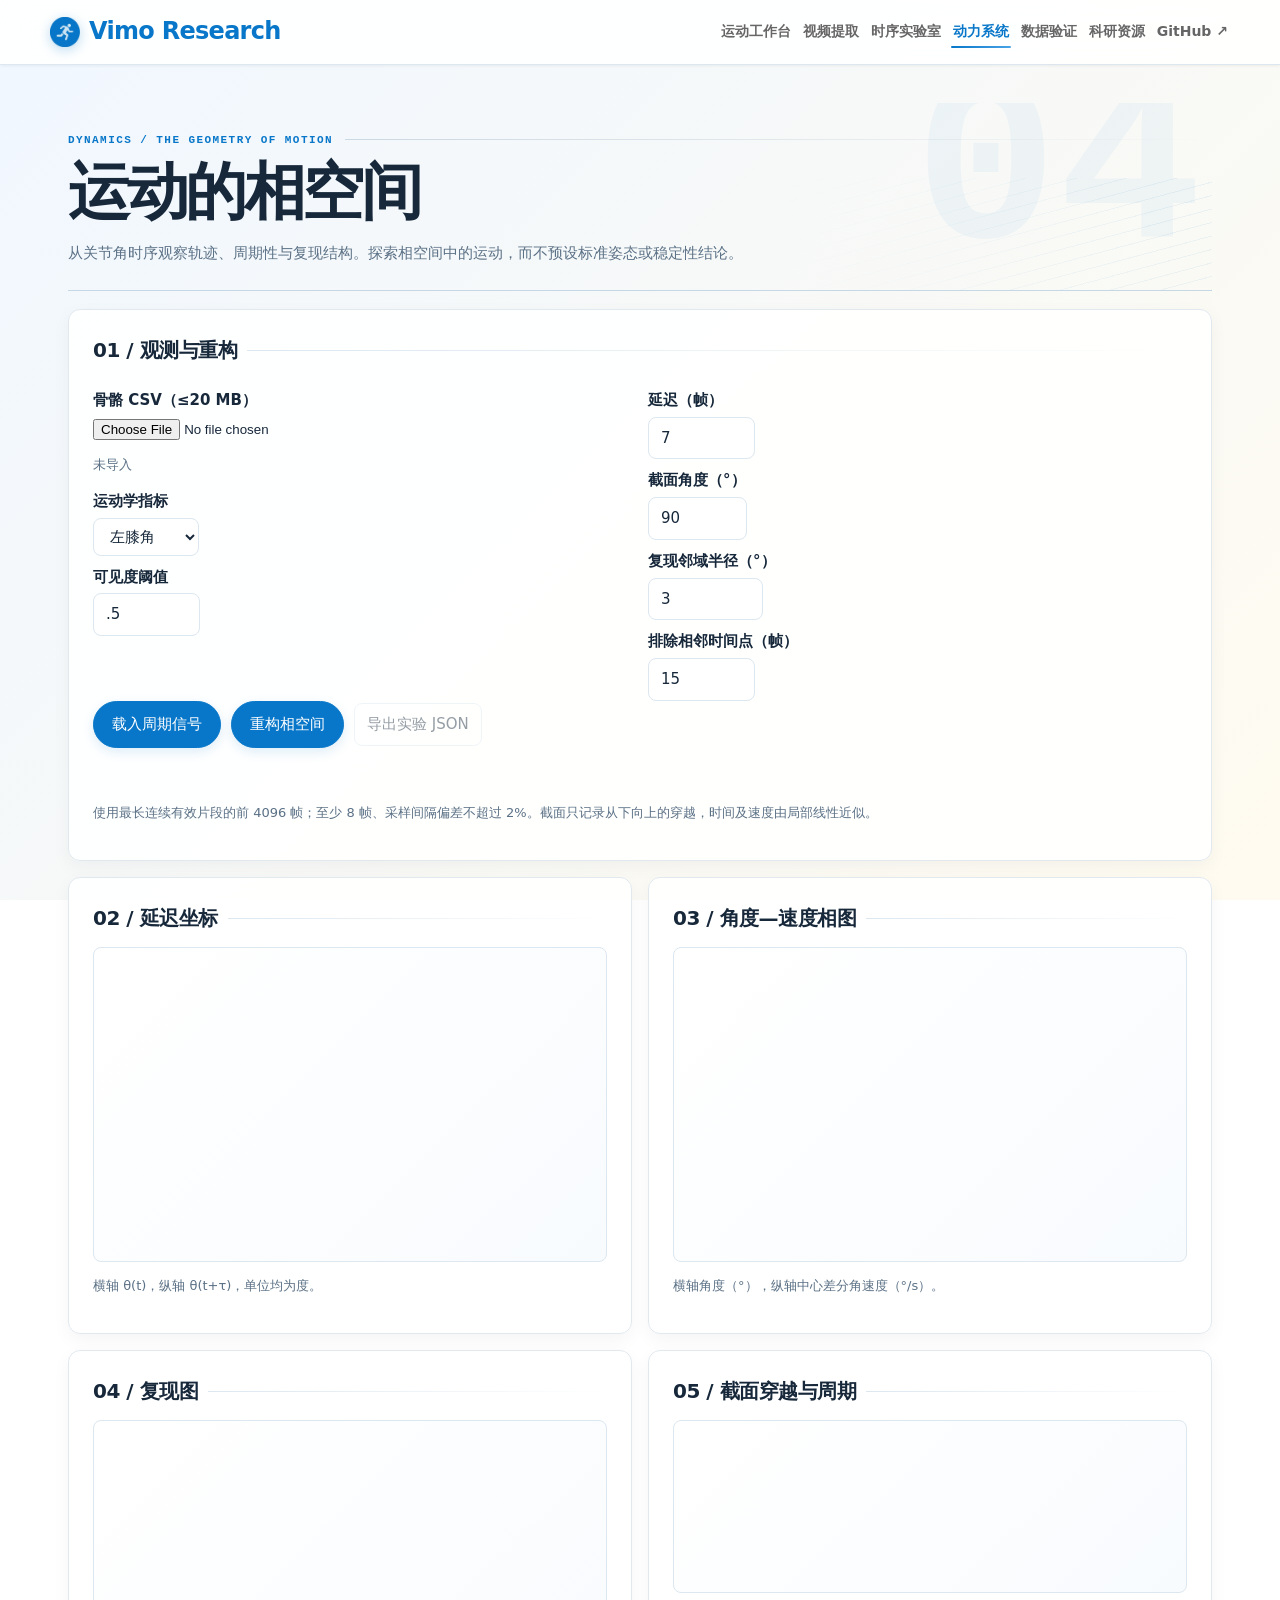
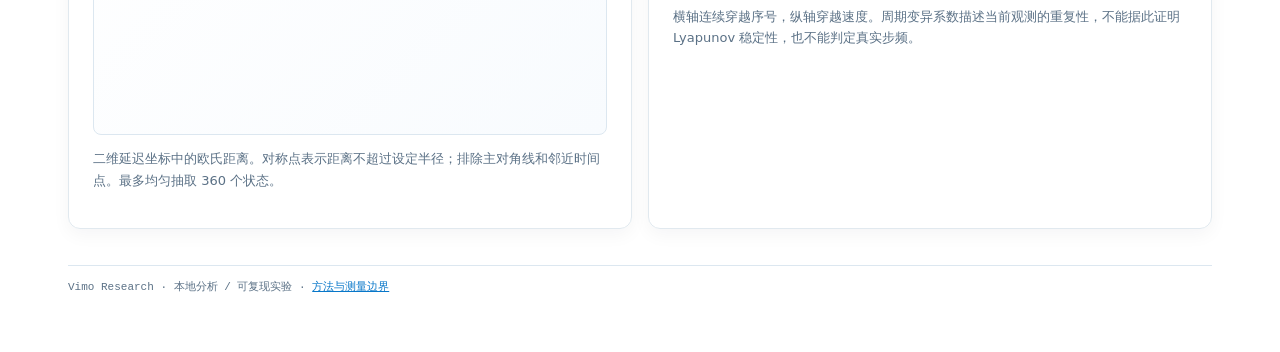
<file: research/dynamics.html>
<!doctype html><html lang="zh-CN"><head><meta charset="utf-8"><meta name="viewport" content="width=device-width,initial-scale=1"><title>Vimo Research | 动力系统实验室</title><link rel="stylesheet" href="research.css"></head><body><header><a class="brand" href="../index.html"><img src="../icon/logo_web.png" alt=""><strong>Vimo Research</strong></a><nav aria-label="科研导航"><a href="index.html">运动工作台</a><a href="video.html">视频提取</a><a href="experiments.html">时序实验室</a><a href="dynamics.html" aria-current="page">动力系统</a><a href="validation.html">数据验证</a><a href="resources.html">科研资源</a><a href="https://github.com/Liangebra/Vimo">GitHub ↗</a></nav></header><main><div class="lab-intro" data-number="04"><div class="eyebrow">DYNAMICS / THE GEOMETRY OF MOTION</div><h1>运动的相空间</h1><p>从关节角时序观察轨迹、周期性与复现结构。探索相空间中的运动，而不预设标准姿态或稳定性结论。</p></div>
<section class="panel"><h2>01 / 观测与重构</h2><div class="grid"><div><label for="file">骨骼 CSV（≤20 MB）</label><input id="file" type="file" accept=".csv"><p id="source" class="small">未导入</p><label for="metric">运动学指标</label><select id="metric"></select><label for="vis">可见度阈值</label><input id="vis" type="number" min="0" max="1" step=".05" value=".5"></div><div><label for="lag">延迟（帧）</label><input id="lag" type="number" min="1" max="1000" value="7"><label for="level">截面角度（°）</label><input id="level" type="number" min="0" max="180" step="1" value="90"><label for="radius">复现邻域半径（°）</label><input id="radius" type="number" min="0" max="255" step=".5" value="3"><label for="sep">排除相邻时间点（帧）</label><input id="sep" type="number" min="1" max="4096" value="15"></div></div><div class="toolbar"><button id="demo" class="primary">载入周期信号</button><button id="run" class="primary">重构相空间</button><button id="export" disabled>导出实验 JSON</button></div><p id="status" role="status"></p><p class="small">使用最长连续有效片段的前 4096 帧；至少 8 帧、采样间隔偏差不超过 2%。截面只记录从下向上的穿越，时间及速度由局部线性近似。</p></section>
<div class="grid"><section class="panel"><h2>02 / 延迟坐标</h2><canvas id="delay" width="540" height="330" aria-label="延迟嵌入轨迹"></canvas><p class="small">横轴 θ(t)，纵轴 θ(t+τ)，单位均为度。</p></section><section class="panel"><h2>03 / 角度—速度相图</h2><canvas id="velocity" width="540" height="330" aria-label="角度速度相图"></canvas><p class="small">横轴角度（°），纵轴中心差分角速度（°/s）。</p></section><section class="panel"><h2>04 / 复现图</h2><canvas id="rec" width="540" height="330" aria-label="复现矩阵"></canvas><p id="recInfo" class="small"></p><p class="small">二维延迟坐标中的欧氏距离。对称点表示距离不超过设定半径；排除主对角线和邻近时间点。最多均匀抽取 360 个状态。</p></section><section class="panel"><h2>05 / 截面穿越与周期</h2><div class="scroll"><table><tbody id="stats"></tbody></table></div><canvas id="section" width="540" height="180" aria-label="截面穿越速度"></canvas><p class="small">横轴连续穿越序号，纵轴穿越速度。周期变异系数描述当前观测的重复性，不能据此证明 Lyapunov 稳定性，也不能判定真实步频。</p></section></div><footer class="site-note">Vimo Research · 本地分析 / 可复现实验 · <a href="resources.html">方法与测量边界</a></footer></main>
<script src="core.js"></script><script src="dynamics.js"></script><script src="transfer.js"></script><script>
const C=VimoCore,D=VimoDynamics,$=id=>document.getElementById(id);let seq=null,synthetic=false,report=null,token=0;
const names=["左膝角","右膝角","左髋角","右髋角","左肘角","右肘角","躯干倾角"];C.keys.forEach((k,i)=>{const o=document.createElement("option");o.value=k;o.textContent=names[i];$("metric").append(o)});
function clear(id){const c=$(id),ctx=c.getContext("2d");ctx.clearRect(0,0,c.width,c.height);return [c,ctx]}
function plot(id,points){const [c,ctx]=clear(id);if(!points.length)return;let x0=Infinity,x1=-Infinity,y0=Infinity,y1=-Infinity;for(const [x,y] of points){x0=Math.min(x0,x);x1=Math.max(x1,x);y0=Math.min(y0,y);y1=Math.max(y1,y)}if(x0===x1){x0--;x1++}if(y0===y1){y0--;y1++}const w=c.width-78,h=c.height-56,x=v=>54+(v-x0)/(x1-x0)*w,y=v=>18+(y1-v)/(y1-y0)*h;ctx.font="12px system-ui";ctx.fillStyle="#5b7186";for(let i=0;i<=4;i++){const a=x0+(x1-x0)*i/4,b=y0+(y1-y0)*i/4;ctx.strokeStyle="#dce7f0";ctx.beginPath();ctx.moveTo(x(a),18);ctx.lineTo(x(a),18+h);ctx.moveTo(54,y(b));ctx.lineTo(54+w,y(b));ctx.stroke();ctx.fillText(a.toFixed(1),x(a)-10,c.height-12);ctx.fillText(b.toFixed(1),3,y(b)+4)}ctx.strokeStyle="#0877c9";ctx.lineWidth=1.7;ctx.beginPath();points.forEach(([a,b],i)=>i?ctx.lineTo(x(a),y(b)):ctx.moveTo(x(a),y(b)));ctx.stroke();ctx.fillStyle="#0877c9";if(points.length<50)for(const [a,b] of points){ctx.beginPath();ctx.arc(x(a),y(b),3,0,Math.PI*2);ctx.fill()}}
function invalidate(){report=null;$("export").disabled=true;$("stats").replaceChildren();$("recInfo").textContent="";for(const k of ["delay","velocity","rec","section"])clear(k);$("status").textContent="参数已变化，请重构相空间"}
$("file").onchange=async e=>{const f=e.target.files[0],id=++token;if(!f)return;try{if(f.size>20*1024*1024)throw Error("文件超过20 MB");const raw=await f.text();if(id!==token)return;seq=C.parse(raw);synthetic=false;$("source").textContent=f.name+" · "+seq.length+" 帧";invalidate()}catch(e){if(id!==token)return;seq=null;synthetic=false;invalidate();$("status").textContent=e.message}};
$("demo").onclick=()=>{++token;$("file").value="";synthetic=true;seq=null;$("source").textContent="人工正弦角度信号 · 241 帧 · 30 Hz";$("level").value=90;invalidate();run()};
for(const k of ["metric","vis","lag","level","radius","sep"])$(k).onchange=invalidate;
function run(){invalidate();try{const k=$("metric").value,vis=Number($("vis").value),lag=Number($("lag").value),level=Number($("level").value),radius=Number($("radius").value),sep=Number($("sep").value);if(["vis","lag","level","radius","sep"].some(x=>$(x).value==="")||vis<0||vis>1||level<0||level>180||radius<0||radius>255||sep<1||sep>4096||lag>1000)throw Error("请检查参数范围");if(!synthetic&&!seq)throw Error("请选择数据或载入样例");const rows=synthetic?Array.from({length:241},(_,i)=>({frame:i,time_s:i/30,[k]:90+20*Math.sin(2*Math.PI*i/30)})):C.analyze(seq,vis).rows;
const a=D.uniform(rows,k),p=D.phase(a.values,a.dt,lag,level),r=D.recurrence(a.values,lag,radius,sep);report={schema_version:1,source:$("source").textContent,synthetic,metric:synthetic?"synthetic_angle":k,visibility_threshold:synthetic?null:vis,segment:a,phase:p,recurrence:r};plot("delay",p.delay);plot("velocity",p.velocity);plot("section",p.crossings.map((v,i)=>[i+1,v.velocity_deg_s]));const [c,ctx]=clear("rec"),size=Math.min(c.height-30,c.width-40),left=(c.width-size)/2,top=10,step=size/r.points;ctx.fillStyle="#f2f7fb";ctx.fillRect(left,top,size,size);ctx.fillStyle="#0877c9";for(const [i,j] of r.marks){ctx.fillRect(left+i*step,top+j*step,Math.max(.8,step),Math.max(.8,step));ctx.fillRect(left+j*step,top+i*step,Math.max(.8,step),Math.max(.8,step))}const fmt=v=>v===null?"—":v.toFixed(4);$("recInfo").textContent="复现率 "+(r.recurrence_rate===null?"—":(100*r.recurrence_rate).toFixed(2)+"%")+" · "+r.hits+"/"+r.pairs+" 对 · 抽样步长 "+r.stride_frames+" 帧";for(const [label,value] of [["有效片段",a.values.length+" 帧"],["采样率",(1/a.dt).toFixed(2)+" Hz"],["延迟",fmt(p.lag_s)+" s"],["向上穿越",p.crossings.length],["平均穿越周期",fmt(p.mean_period_s)+" s"],["周期变异系数",fmt(p.period_cv)]]){const tr=document.createElement("tr");for(const v of [label,value]){const td=document.createElement("td");td.textContent=v;tr.append(td)}$("stats").append(tr)}$("status").textContent="实验完成 · "+(synthetic?"合成角度信号":"二维投影观测")+" · "+a.first_frame+"–"+a.last_frame+" 帧";$("export").disabled=false}catch(e){report=null;$("status").textContent=e.message}}
$("run").onclick=run;$("export").onclick=()=>{if(!report)return;const u=URL.createObjectURL(new Blob([JSON.stringify(report,null,2)],{type:"application/json"})),a=document.createElement("a");a.href=u;a.download="vimo-dynamics.json";a.click();setTimeout(()=>URL.revokeObjectURL(u),1000)};
const incoming=VimoTransfer.take("pose","dynamics.html");if(incoming){try{seq=C.parse(incoming.csv);$("source").textContent=String(incoming.metadata?.label||"工作台数据");if(C.keys.includes(incoming.metadata?.metric))$("metric").value=incoming.metadata.metric;if(Number.isFinite(incoming.metadata?.threshold))$("vis").value=incoming.metadata.threshold;const v=C.analyze(seq,Number($("vis").value)).report.metrics[$("metric").value].median;if(v!==null)$("level").value=v.toFixed(2);run()}catch(e){$("status").textContent=e.message}}
</script></body></html>
</file>
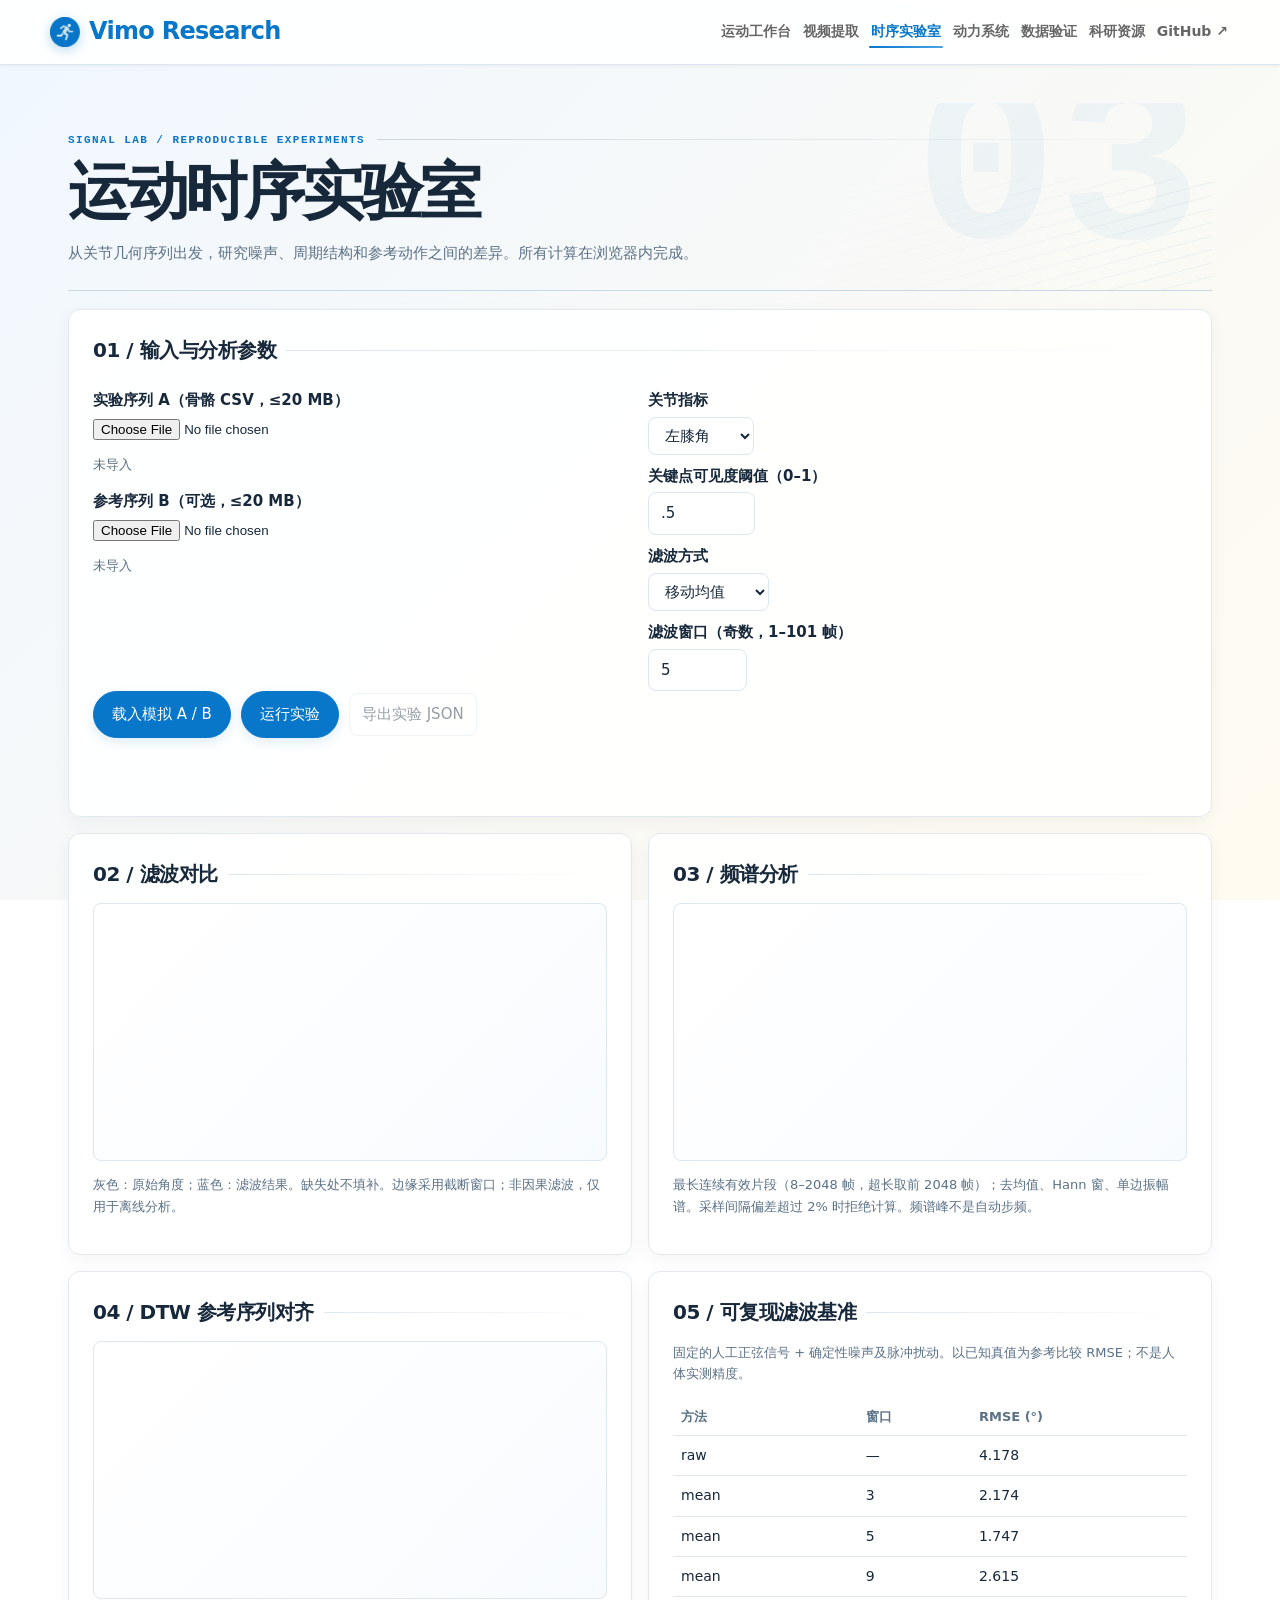
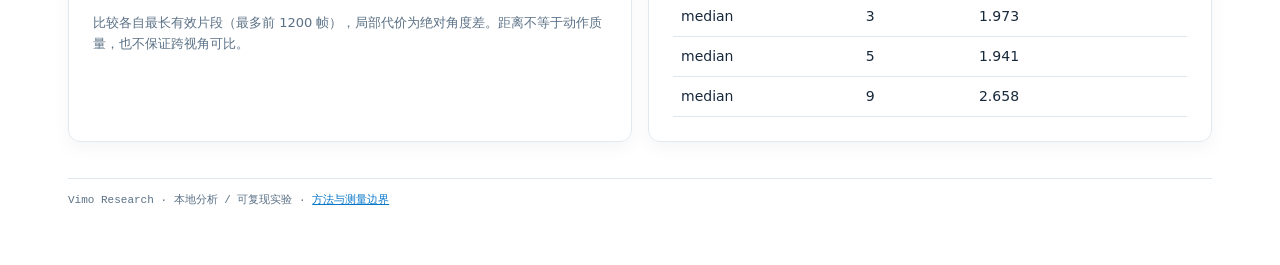
<file: research/experiments.html>
<!doctype html><html lang="zh-CN"><head><meta charset="utf-8"><meta name="viewport" content="width=device-width,initial-scale=1"><title>Vimo Research | 时序实验室</title><link rel="stylesheet" href="research.css"></head><body><header><a class="brand" href="../index.html"><img src="../icon/logo_web.png" alt=""><strong>Vimo Research</strong></a><nav aria-label="科研导航"><a href="index.html">运动工作台</a><a href="video.html">视频提取</a><a href="experiments.html" aria-current="page">时序实验室</a><a href="dynamics.html">动力系统</a><a href="validation.html">数据验证</a><a href="resources.html">科研资源</a><a href="https://github.com/Liangebra/Vimo">GitHub ↗</a></nav></header><main><div class="lab-intro" data-number="03"><div class="eyebrow">SIGNAL LAB / REPRODUCIBLE EXPERIMENTS</div><h1>运动时序实验室</h1><p>从关节几何序列出发，研究噪声、周期结构和参考动作之间的差异。所有计算在浏览器内完成。</p></div>
<section class="panel"><h2>01 / 输入与分析参数</h2><div class="grid"><div><label for="a">实验序列 A（骨骼 CSV，≤20 MB）</label><input type="file" id="a" accept=".csv"><p id="aName" class="small">未导入</p><label for="b">参考序列 B（可选，≤20 MB）</label><input type="file" id="b" accept=".csv"><p id="bName" class="small">未导入</p></div><div><label for="metric">关节指标</label><select id="metric"></select><label for="vis">关键点可见度阈值（0–1）</label><input id="vis" type="number" min="0" max="1" step=".05" value=".5"><label for="kind">滤波方式</label><select id="kind"><option value="mean">移动均值</option><option value="median">移动中位数</option></select><label for="window">滤波窗口（奇数，1–101 帧）</label><input id="window" type="number" min="1" max="101" step="2" value="5"></div></div><div class="toolbar"><button id="demo" class="primary">载入模拟 A / B</button><button id="run" class="primary">运行实验</button><button id="export" disabled>导出实验 JSON</button></div><p id="status" role="status"></p></section>
<div class="grid"><section class="panel"><h2>02 / 滤波对比</h2><canvas width="560" height="280" id="filter" aria-label="原始角度与滤波曲线"></canvas><p class="small">灰色：原始角度；蓝色：滤波结果。缺失处不填补。边缘采用截断窗口；非因果滤波，仅用于离线分析。</p></section><section class="panel"><h2>03 / 频谱分析</h2><canvas width="560" height="280" id="spectrum" aria-label="角度频谱"></canvas><p id="specInfo" class="small"></p><p class="small">最长连续有效片段（8–2048 帧，超长取前 2048 帧）；去均值、Hann 窗、单边振幅谱。采样间隔偏差超过 2% 时拒绝计算。频谱峰不是自动步频。</p></section><section class="panel"><h2>04 / DTW 参考序列对齐</h2><canvas width="560" height="280" id="dtw" aria-label="DTW 对齐路径"></canvas><p id="dtwInfo" class="small"></p><p class="small">比较各自最长有效片段（最多前 1200 帧），局部代价为绝对角度差。距离不等于动作质量，也不保证跨视角可比。</p></section><section class="panel"><h2>05 / 可复现滤波基准</h2><p class="small">固定的人工正弦信号 + 确定性噪声及脉冲扰动。以已知真值为参考比较 RMSE；不是人体实测精度。</p><table><thead><tr><th>方法</th><th>窗口</th><th>RMSE (°)</th></tr></thead><tbody id="bench"></tbody></table></section></div><footer class="site-note">Vimo Research · 本地分析 / 可复现实验 · <a href="resources.html">方法与测量边界</a></footer></main>
<script src="core.js"></script><script src="transfer.js"></script><script src="signal.js"></script><script>
const C=VimoCore,S=VimoSignal,$=id=>document.getElementById(id),labels=["左膝角","右膝角","左髋角","右髋角","左肘角","右肘角","躯干倾角"];let A=null,B=null,report=null;const tokens={a:0,b:0};
C.keys.forEach((k,i)=>{const o=document.createElement("option");o.value=k;o.textContent=labels[i];$("metric").append(o)});
function canvas(id){const c=$(id),ctx=c.getContext("2d");ctx.clearRect(0,0,c.width,c.height);ctx.font="12px system-ui";return [c,ctx]}
function plot(id,series,xmin,xmax,ymin,ymax){const [c,ctx]=canvas(id),l=46,t=16,w=c.width-64,h=c.height-48,x=v=>l+(v-xmin)/Math.max(1e-9,xmax-xmin)*w,y=v=>t+h-(v-ymin)/Math.max(1e-9,ymax-ymin)*h;for(let i=0;i<=4;i++){const v=ymin+(ymax-ymin)*i/4;ctx.strokeStyle="#dce7f0";ctx.beginPath();ctx.moveTo(l,y(v));ctx.lineTo(l+w,y(v));ctx.stroke();ctx.fillStyle="#5b7186";ctx.fillText(v.toFixed(1),4,y(v)+4)}ctx.fillText(xmin.toFixed(2),l,t+h+20);ctx.textAlign="right";ctx.fillText(xmax.toFixed(2),l+w,t+h+20);ctx.textAlign="left";for(const [points,color] of series){ctx.strokeStyle=color;ctx.lineWidth=2;ctx.beginPath();let active=false;for(const [xx,yy] of points){if(yy===null){active=false;continue}if(active)ctx.lineTo(x(xx),y(yy));else ctx.moveTo(x(xx),y(yy));active=true}ctx.stroke()}}
async function read(which,f){const token=++tokens[which];if(!f)return;try{if(f.size>20*1024*1024)throw Error("文件超过 20 MB");const raw=await f.text();if(token!==tokens[which])return;const seq=C.parse(raw);if(which==="a")A=seq;else B=seq;$(which+"Name").textContent=f.name+" · "+seq.length+" 帧";invalidate()}catch(e){if(token!==tokens[which])return;if(which==="a")A=null;else B=null;$(which+"Name").textContent=e.message;invalidate()}}
function invalidate(){report=null;$("export").disabled=true;$("status").textContent="参数或数据已变化，请运行实验";for(const k of ["filter","spectrum","dtw"])canvas(k);$("specInfo").textContent="";$("dtwInfo").textContent=""}
for(const k of ["a","b"])$(k).onchange=e=>read(k,e.target.files[0]);
for(const k of ["metric","vis","kind","window"])$(k).onchange=invalidate;
$("demo").onclick=()=>{tokens.a++;tokens.b++;$("a").value=$("b").value="";A=C.parse(C.demo());B=C.parse(C.demo()).map(r=>({...r,points:new Map([...r.points].map(([j,v])=>[j,v&&[v[0]+(j===27?5*Math.sin(r.frame/5):0),v[1],v[2]]]))}));$("aName").textContent="人工模拟 A · 90 帧";$("bName").textContent="人工扰动 B · 90 帧";invalidate();run()};
function run(){try{invalidate();if(!A)throw Error("请导入 A 或载入样例");const key=$("metric").value,threshold=Number($("vis").value),window=Number($("window").value),kind=$("kind").value,ra=C.analyze(A,threshold).rows,t=ra.map(r=>r.time_s),raw=ra.map(r=>r[key]),smooth=S.filter(raw,window,kind);plot("filter",[[t.map((x,i)=>[x,raw[i]]),"#94a3b8"],[t.map((x,i)=>[x,smooth[i]]),"#0877c9"]],t[0],t[t.length-1],0,180);
report={schema_version:1,metric:key,threshold,filter:{kind,window},source_a:$("aName").textContent,source_b:B?$("bName").textContent:null,series:ra.map((r,i)=>({frame:r.frame,time_s:r.time_s,raw_deg:raw[i],filtered_deg:smooth[i]})),spectrum:null,dtw:null,synthetic_benchmark:S.benchmark().results};
const seg=S.longest(ra,key).slice(0,2048);try{const sp=S.spectrum(seg.map(r=>r.time_s),seg.map(r=>r[key]));report.spectrum={...sp,first_frame:seg[0].frame,last_frame:seg[seg.length-1].frame};const peak=sp.bins.reduce((a,b)=>a.amplitude_deg>b.amplitude_deg?a:b),max=Math.max(1e-9,...sp.bins.map(v=>v.amplitude_deg));plot("spectrum",[[sp.bins.map(v=>[v.frequency_hz,v.amplitude_deg]),"#0877c9"]],0,sp.sampling_hz/2,0,max);$("specInfo").textContent="主谱峰 "+peak.frequency_hz.toFixed(3)+" Hz · 频率分辨率 "+sp.resolution_hz.toFixed(3)+" Hz · "+seg.length+" 帧"}catch(e){$("specInfo").textContent=e.message;report.spectrum_error=e.message}
if(B){try{const rb=C.analyze(B,threshold).rows,aa=S.longest(ra,key).slice(0,1200),bb=S.longest(rb,key).slice(0,1200),d=S.dtw(aa.map(r=>r[key]),bb.map(r=>r[key]));report.dtw={...d,a_frames:aa.map(r=>r.frame),b_frames:bb.map(r=>r.frame)};plot("dtw",[[d.path,"#0877c9"]],0,Math.max(1,aa.length-1),0,Math.max(1,bb.length-1));$("dtwInfo").textContent="路径平均绝对角差 "+d.mean_path_error_deg.toFixed(3)+"° · "+aa.length+" × "+bb.length+" 帧（横轴 A，纵轴 B）"}catch(e){$("dtwInfo").textContent=e.message;report.dtw_error=e.message}}else $("dtwInfo").textContent="导入 B 后可比较参考序列";$("status").textContent="实验完成；频谱与 DTW 独立检查有效片段。";$("export").disabled=false}catch(e){report=null;$("status").textContent=e.message;$("export").disabled=true}}
$("run").onclick=run;$("export").onclick=()=>{if(!report)return;const url=URL.createObjectURL(new Blob([JSON.stringify(report,null,2)],{type:"application/json"})),a=document.createElement("a");a.href=url;a.download="vimo-experiment.json";a.click();setTimeout(()=>URL.revokeObjectURL(url),1000)};
for(const r of S.benchmark().results){const tr=document.createElement("tr");for(const v of [r.method,r.window??"—",r.rmse_deg.toFixed(3)]){const td=document.createElement("td");td.textContent=v;tr.append(td)}$("bench").append(tr)}
const incoming=VimoTransfer.take("pose","experiments.html");if(incoming){try{A=C.parse(incoming.csv);$("aName").textContent=String(incoming.metadata?.label||"工作台数据")+" · "+A.length+" 帧";if(C.keys.includes(incoming.metadata?.metric))$("metric").value=incoming.metadata.metric;if(Number.isFinite(incoming.metadata?.threshold))$("vis").value=incoming.metadata.threshold;run()}catch(e){$("status").textContent=e.message}}
</script></body></html>
</file>
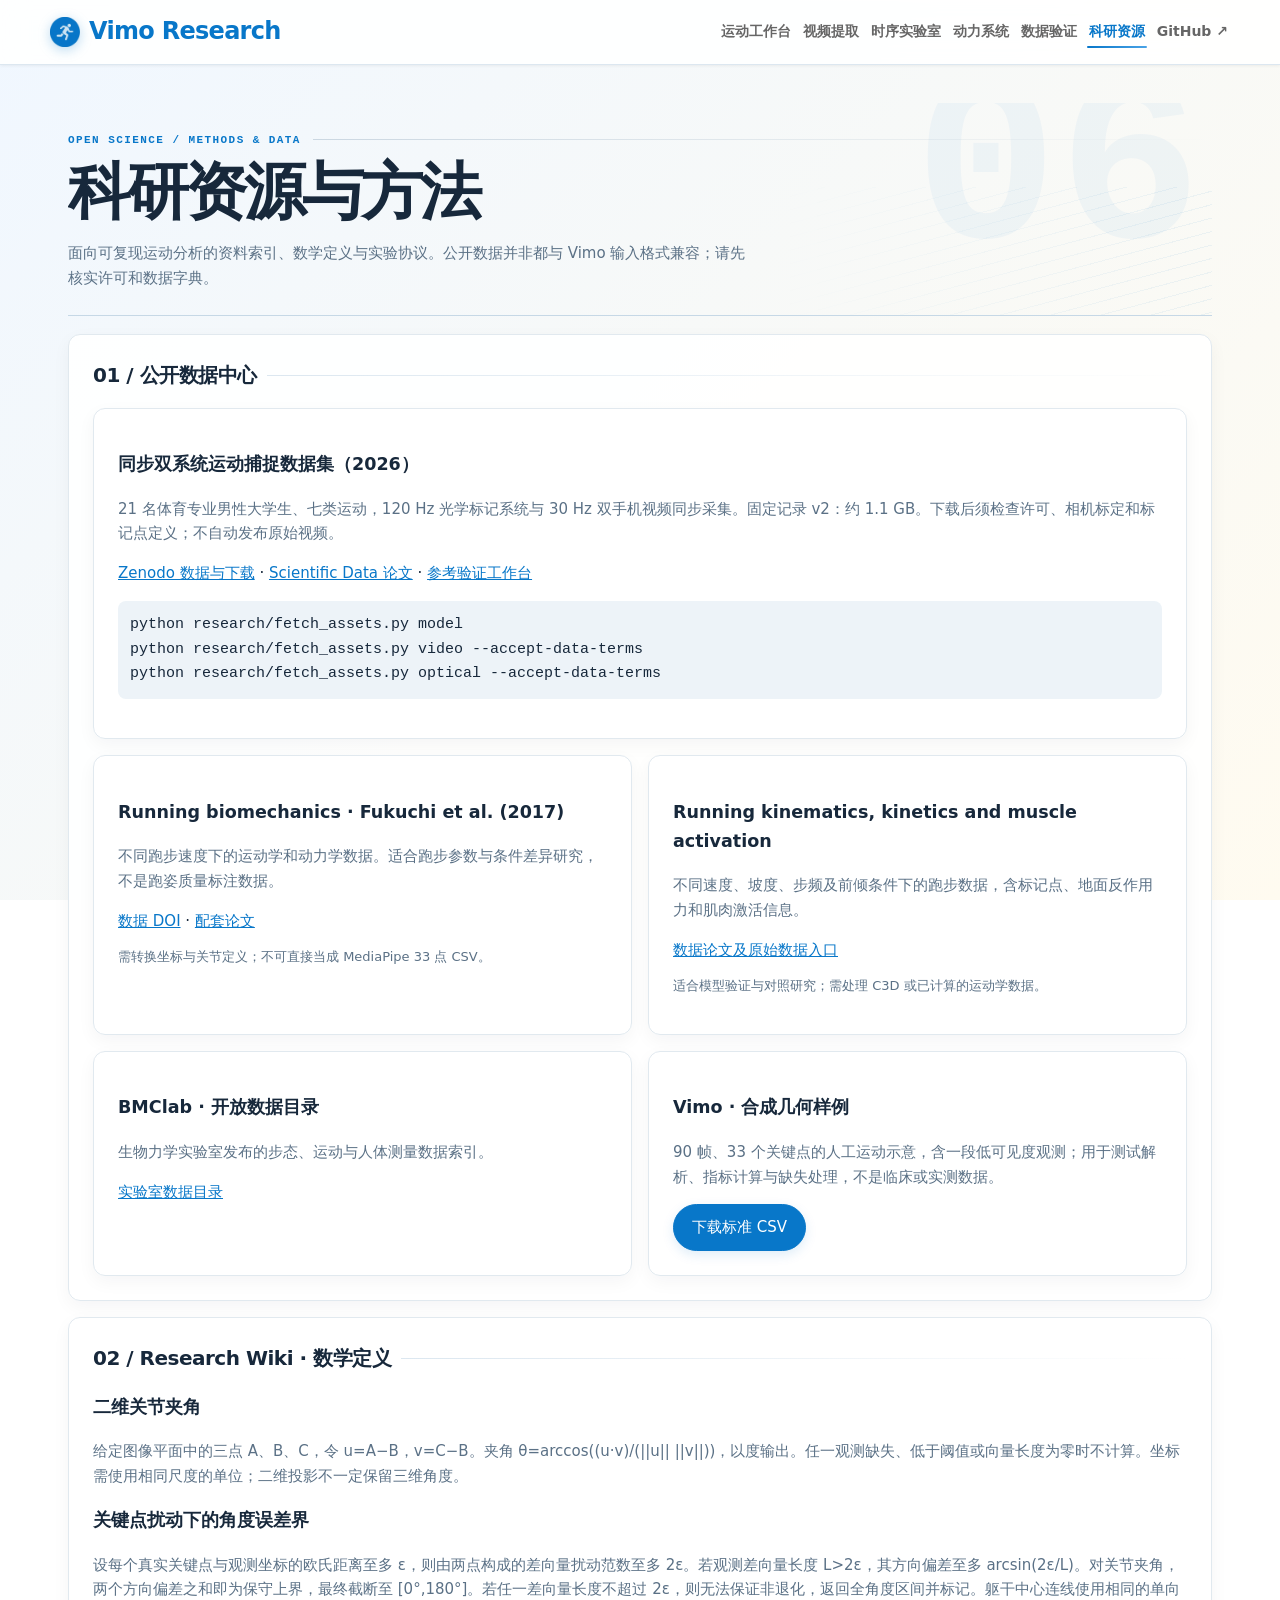
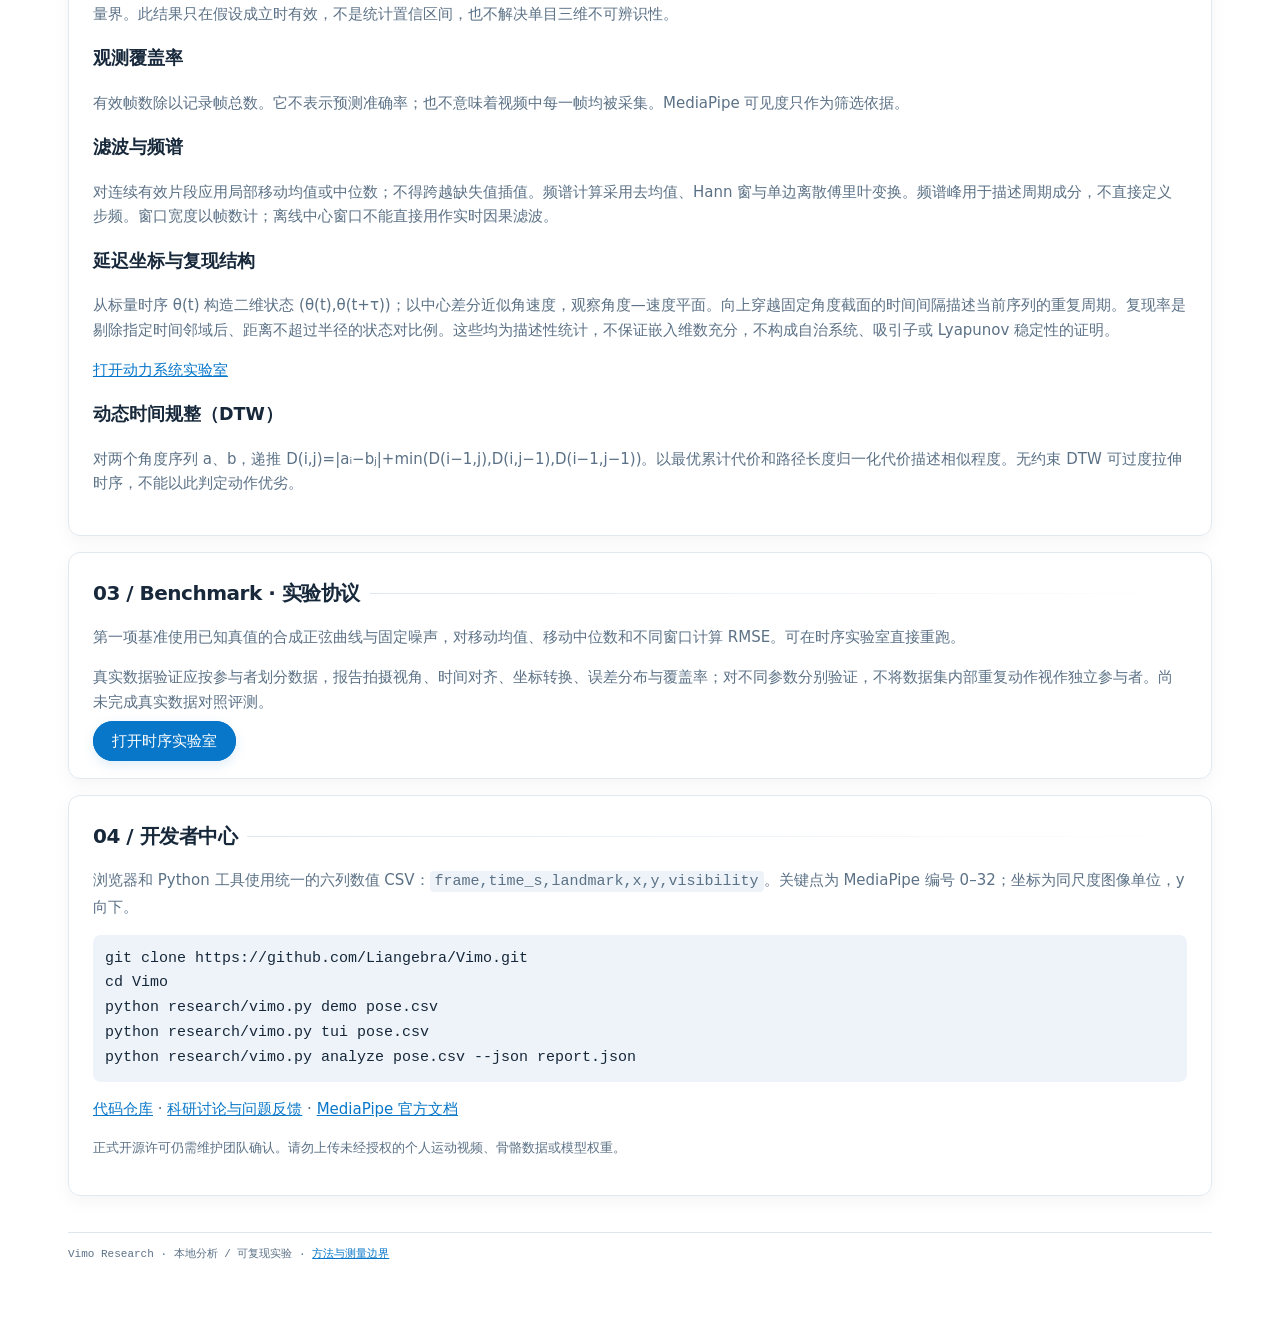
<file: research/resources.html>
<!doctype html><html lang="zh-CN"><head><meta charset="utf-8"><meta name="viewport" content="width=device-width,initial-scale=1"><title>Vimo Research | 科研资源与方法</title><link rel="stylesheet" href="research.css"></head><body><header><a class="brand" href="../index.html"><img src="../icon/logo_web.png" alt=""><strong>Vimo Research</strong></a><nav aria-label="科研导航"><a href="index.html">运动工作台</a><a href="video.html">视频提取</a><a href="experiments.html">时序实验室</a><a href="dynamics.html">动力系统</a><a href="validation.html">数据验证</a><a href="resources.html" aria-current="page">科研资源</a><a href="https://github.com/Liangebra/Vimo">GitHub ↗</a></nav></header><main><div class="lab-intro" data-number="06"><div class="eyebrow">OPEN SCIENCE / METHODS & DATA</div><h1>科研资源与方法</h1><p>面向可复现运动分析的资料索引、数学定义与实验协议。公开数据并非都与 Vimo 输入格式兼容；请先核实许可和数据字典。</p></div>
<section class="panel"><h2>01 / 公开数据中心</h2><article class="panel"><h3>同步双系统运动捕捉数据集（2026）</h3><p>21 名体育专业男性大学生、七类运动，120 Hz 光学标记系统与 30 Hz 双手机视频同步采集。固定记录 v2：约 1.1 GB。下载后须检查许可、相机标定和标记点定义；不自动发布原始视频。</p><a href="https://doi.org/10.5281/zenodo.18399031">Zenodo 数据与下载</a> · <a href="https://www.nature.com/articles/s41597-026-07862-4">Scientific Data 论文</a> · <a href="validation.html">参考验证工作台</a><pre>python research/fetch_assets.py model
python research/fetch_assets.py video --accept-data-terms
python research/fetch_assets.py optical --accept-data-terms</pre></article><div class="grid"><article class="panel"><h3>Running biomechanics · Fukuchi et al. (2017)</h3><p>不同跑步速度下的运动学和动力学数据。适合跑步参数与条件差异研究，不是跑姿质量标注数据。</p><a href="https://doi.org/10.6084/m9.figshare.4543435">数据 DOI</a> · <a href="https://pmc.ncbi.nlm.nih.gov/articles/PMC5426356/">配套论文</a><p class="small">需转换坐标与关节定义；不可直接当成 MediaPipe 33 点 CSV。</p></article><article class="panel"><h3>Running kinematics, kinetics and muscle activation</h3><p>不同速度、坡度、步频及前倾条件下的跑步数据，含标记点、地面反作用力和肌肉激活信息。</p><a href="https://pmc.ncbi.nlm.nih.gov/articles/PMC11737525/">数据论文及原始数据入口</a><p class="small">适合模型验证与对照研究；需处理 C3D 或已计算的运动学数据。</p></article><article class="panel"><h3>BMClab · 开放数据目录</h3><p>生物力学实验室发布的步态、运动与人体测量数据索引。</p><a href="https://bmclab.pesquisa.ufabc.edu.br/datasets/">实验室数据目录</a></article><article class="panel"><h3>Vimo · 合成几何样例</h3><p>90 帧、33 个关键点的人工运动示意，含一段低可见度观测；用于测试解析、指标计算与缺失处理，不是临床或实测数据。</p><button id="demo" class="primary">下载标准 CSV</button></article></div></section>
<section class="panel"><h2>02 / Research Wiki · 数学定义</h2><h3>二维关节夹角</h3><p>给定图像平面中的三点 A、B、C，令 u=A−B，v=C−B。夹角 θ=arccos((u·v)/(||u|| ||v||))，以度输出。任一观测缺失、低于阈值或向量长度为零时不计算。坐标需使用相同尺度的单位；二维投影不一定保留三维角度。</p><h3>关键点扰动下的角度误差界</h3><p>设每个真实关键点与观测坐标的欧氏距离至多 ε，则由两点构成的差向量扰动范数至多 2ε。若观测差向量长度 L&gt;2ε，其方向偏差至多 arcsin(2ε/L)。对关节夹角，两个方向偏差之和即为保守上界，最终截断至 [0°,180°]。若任一差向量长度不超过 2ε，则无法保证非退化，返回全角度区间并标记。躯干中心连线使用相同的单向量界。此结果只在假设成立时有效，不是统计置信区间，也不解决单目三维不可辨识性。</p><h3>观测覆盖率</h3><p>有效帧数除以记录帧总数。它不表示预测准确率；也不意味着视频中每一帧均被采集。MediaPipe 可见度只作为筛选依据。</p><h3>滤波与频谱</h3><p>对连续有效片段应用局部移动均值或中位数；不得跨越缺失值插值。频谱计算采用去均值、Hann 窗与单边离散傅里叶变换。频谱峰用于描述周期成分，不直接定义步频。窗口宽度以帧数计；离线中心窗口不能直接用作实时因果滤波。</p><h3>延迟坐标与复现结构</h3><p>从标量时序 θ(t) 构造二维状态 (θ(t),θ(t+τ))；以中心差分近似角速度，观察角度—速度平面。向上穿越固定角度截面的时间间隔描述当前序列的重复周期。复现率是剔除指定时间邻域后、距离不超过半径的状态对比例。这些均为描述性统计，不保证嵌入维数充分，不构成自治系统、吸引子或 Lyapunov 稳定性的证明。</p><a href="dynamics.html">打开动力系统实验室</a><h3>动态时间规整（DTW）</h3><p>对两个角度序列 a、b，递推 D(i,j)=|aᵢ−bⱼ|+min(D(i−1,j),D(i,j−1),D(i−1,j−1))。以最优累计代价和路径长度归一化代价描述相似程度。无约束 DTW 可过度拉伸时序，不能以此判定动作优劣。</p></section>
<section class="panel"><h2>03 / Benchmark · 实验协议</h2><p>第一项基准使用已知真值的合成正弦曲线与固定噪声，对移动均值、移动中位数和不同窗口计算 RMSE。可在时序实验室直接重跑。</p><p>真实数据验证应按参与者划分数据，报告拍摄视角、时间对齐、坐标转换、误差分布与覆盖率；对不同参数分别验证，不将数据集内部重复动作视作独立参与者。尚未完成真实数据对照评测。</p><a class="button primary" href="experiments.html">打开时序实验室</a></section>
<section class="panel"><h2>04 / 开发者中心</h2><p>浏览器和 Python 工具使用统一的六列数值 CSV：<code>frame,time_s,landmark,x,y,visibility</code>。关键点为 MediaPipe 编号 0–32；坐标为同尺度图像单位，y 向下。</p><pre>git clone https://github.com/Liangebra/Vimo.git
cd Vimo
python research/vimo.py demo pose.csv
python research/vimo.py tui pose.csv
python research/vimo.py analyze pose.csv --json report.json</pre><p><a href="https://github.com/Liangebra/Vimo">代码仓库</a> · <a href="https://github.com/Liangebra/Vimo/issues">科研讨论与问题反馈</a> · <a href="https://developers.google.com/edge/mediapipe/solutions/vision/pose_landmarker">MediaPipe 官方文档</a></p><p class="small">正式开源许可仍需维护团队确认。请勿上传未经授权的个人运动视频、骨骼数据或模型权重。</p></section><footer class="site-note">Vimo Research · 本地分析 / 可复现实验 · <a href="resources.html">方法与测量边界</a></footer></main><script src="core.js"></script><script src="pose.js"></script><script>document.getElementById("demo").onclick=()=>{const u=URL.createObjectURL(new Blob([VimoPose.demo()],{type:"text/csv"})),a=document.createElement("a");a.href=u;a.download="vimo-demo.csv";a.click();setTimeout(()=>URL.revokeObjectURL(u),1000)}</script></body></html>
</file>
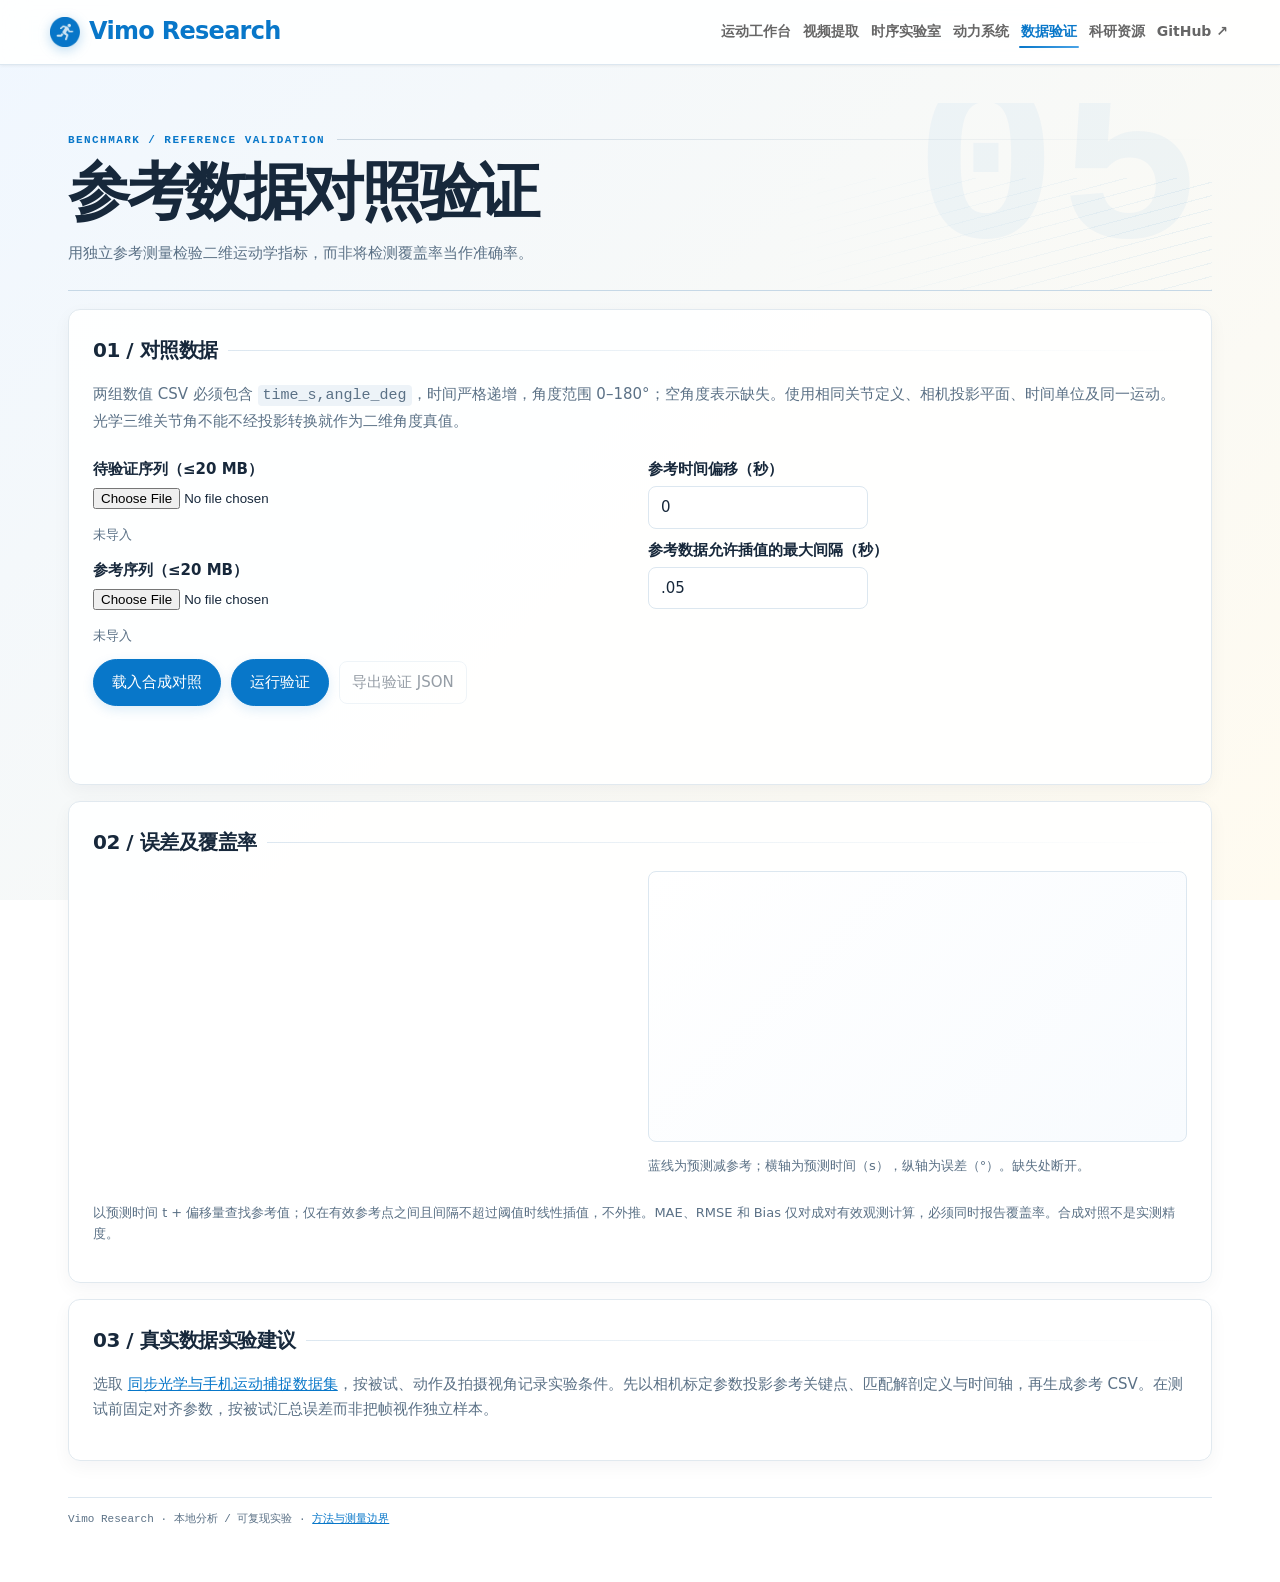
<file: research/validation.html>
<!doctype html><html lang="zh-CN"><head><meta charset="utf-8"><meta name="viewport" content="width=device-width,initial-scale=1"><title>Vimo Research | 参考数据验证</title><link rel="stylesheet" href="research.css"></head><body><header><a class="brand" href="../index.html"><img src="../icon/logo_web.png" alt=""><strong>Vimo Research</strong></a><nav aria-label="科研导航"><a href="index.html">运动工作台</a><a href="video.html">视频提取</a><a href="experiments.html">时序实验室</a><a href="dynamics.html">动力系统</a><a href="validation.html" aria-current="page">数据验证</a><a href="resources.html">科研资源</a><a href="https://github.com/Liangebra/Vimo">GitHub ↗</a></nav></header><main><div class="lab-intro" data-number="05"><div class="eyebrow">BENCHMARK / REFERENCE VALIDATION</div><h1>参考数据对照验证</h1><p>用独立参考测量检验二维运动学指标，而非将检测覆盖率当作准确率。</p></div><section class="panel"><h2>01 / 对照数据</h2><p>两组数值 CSV 必须包含 <code>time_s,angle_deg</code>，时间严格递增，角度范围 0–180°；空角度表示缺失。使用相同关节定义、相机投影平面、时间单位及同一运动。光学三维关节角不能不经投影转换就作为二维角度真值。</p><div class="grid"><div><label for="pred">待验证序列（≤20 MB）</label><input id="pred" type="file" accept=".csv"><p id="predName" class="small">未导入</p><label for="ref">参考序列（≤20 MB）</label><input id="ref" type="file" accept=".csv"><p id="refName" class="small">未导入</p></div><div><label for="offset">参考时间偏移（秒）</label><input id="offset" type="number" value="0" step=".001"><label for="gap">参考数据允许插值的最大间隔（秒）</label><input id="gap" type="number" value=".05" step=".01" min=".001"></div></div><div class="toolbar"><button id="demo" class="primary">载入合成对照</button><button id="run" class="primary">运行验证</button><button id="export" disabled>导出验证 JSON</button></div><p id="status" role="status"></p></section><section class="panel"><h2>02 / 误差及覆盖率</h2><div class="grid"><div><table><tbody id="metrics"></tbody></table></div><div><canvas id="chart" width="560" height="280" aria-label="逐帧误差曲线"></canvas><p class="small">蓝线为预测减参考；横轴为预测时间（s），纵轴为误差（°）。缺失处断开。</p></div></div><p class="small">以预测时间 t + 偏移量查找参考值；仅在有效参考点之间且间隔不超过阈值时线性插值，不外推。MAE、RMSE 和 Bias 仅对成对有效观测计算，必须同时报告覆盖率。合成对照不是实测精度。</p></section><section class="panel"><h2>03 / 真实数据实验建议</h2><p>选取 <a href="https://doi.org/10.5281/zenodo.18399031">同步光学与手机运动捕捉数据集</a>，按被试、动作及拍摄视角记录实验条件。先以相机标定参数投影参考关键点、匹配解剖定义与时间轴，再生成参考 CSV。在测试前固定对齐参数，按被试汇总误差而非把帧视作独立样本。</p></section><footer class="site-note">Vimo Research · 本地分析 / 可复现实验 · <a href="resources.html">方法与测量边界</a></footer></main><script src="validation.js"></script><script src="transfer.js"></script><script>
const V=VimoValidation,$=id=>document.getElementById(id),data={pred:null,ref:null},tokens={pred:0,ref:0};let result=null;function invalidate(){result=null;$("export").disabled=true;$("metrics").replaceChildren();const c=$("chart");c.getContext("2d").clearRect(0,0,c.width,c.height);$("status").textContent="输入已变化，请运行验证"}
for(const k of ["pred","ref"]){$(k).onchange=async e=>{const f=e.target.files[0],t=++tokens[k];if(!f)return;try{if(f.size>20*1024*1024)throw Error("文件超过20 MB");const raw=await f.text();if(t!==tokens[k])return;data[k]=V.parse(raw);$(k+"Name").textContent=f.name+" · "+data[k].length+" 条";invalidate()}catch(e){if(t!==tokens[k])return;data[k]=null;$(k+"Name").textContent=e.message;invalidate()}}}for(const k of ["offset","gap"])$(k).oninput=invalidate;
$("demo").onclick=()=>{const d=V.demo();for(const k of ["pred","ref"]){tokens[k]++;data[k]=d[k];$(k).value="";$(k+"Name").textContent="人工合成 · "+data[k].length+" 条"}$("offset").value=0;$("gap").value=.05;run()};
function run(){invalidate();try{if(!data.pred||!data.ref)throw Error("请选择两个 CSV 或载入合成数据");if($("offset").value===""||$("gap").value==="")throw Error("请填写时间参数");result=V.compare(data.pred,data.ref,Number($("offset").value),Number($("gap").value));result.sources={pred:$("predName").textContent,ref:$("refName").textContent};const r=result,fmt=v=>v===null?"—":v.toFixed(3);for(const [k,v] of [["记录帧",r.recorded_frames],["预测有效帧",r.predicted_valid],["参考可用帧",r.reference_available],["成对有效帧",r.paired_frames],["成对覆盖率",(r.coverage*100).toFixed(2)+"%"],["MAE (°)",fmt(r.mae_deg)],["RMSE (°)",fmt(r.rmse_deg)],["Bias (°)",fmt(r.bias_deg)]]){const tr=document.createElement("tr");for(const s of [k,v]){const td=document.createElement("td");td.textContent=s;tr.append(td)}$("metrics").append(tr)}const c=$("chart"),ctx=c.getContext("2d"),max=r.rows.reduce((a,b)=>Math.max(a,Math.abs(b.error_deg??0)),1),start=r.rows[0].time_s,end=r.rows[r.rows.length-1].time_s,x=t=>45+(t-start)/Math.max(1e-9,end-start)*(c.width-60),y=v=>15+(max-v)/(2*max)*(c.height-45);ctx.font="12px system-ui";ctx.fillStyle="#5b7186";for(const n of [-max,0,max]){ctx.fillText(n.toFixed(1),3,y(n)+4);ctx.strokeStyle="#dce7f0";ctx.beginPath();ctx.moveTo(45,y(n));ctx.lineTo(c.width-15,y(n));ctx.stroke()}ctx.fillText(start.toFixed(2)+" s",45,c.height-8);ctx.textAlign="right";ctx.fillText(end.toFixed(2)+" s",c.width-15,c.height-8);ctx.textAlign="left";ctx.strokeStyle="#0877c9";ctx.lineWidth=2;ctx.beginPath();let active=false;for(const p of r.rows){if(p.error_deg===null){active=false;continue}if(active)ctx.lineTo(x(p.time_s),y(p.error_deg));else ctx.moveTo(x(p.time_s),y(p.error_deg));active=true}ctx.stroke();$("status").textContent=r.paired_frames?"验证完成，请结合数据来源与覆盖率解释误差。":"无成对有效观测，无法估计误差。";$("export").disabled=false}catch(e){$("status").textContent=e.message;result=null}}
$("run").onclick=run;$("export").onclick=()=>{if(!result)return;const u=URL.createObjectURL(new Blob([JSON.stringify(result,null,2)],{type:"application/json"})),a=document.createElement("a");a.href=u;a.download="vimo-reference-validation.json";a.click();setTimeout(()=>URL.revokeObjectURL(u),1000)}
const incoming=VimoTransfer.take("angle","validation.html");if(incoming){try{data.pred=V.parse(incoming.csv);$("predName").textContent=String(incoming.metadata?.label||"工作台角度")+" · "+data.pred.length+" 条";invalidate();$("status").textContent="待验证角度已导入，请选择同定义的参考序列。"}catch(e){$("status").textContent=e.message}}
</script></body></html>
</file>
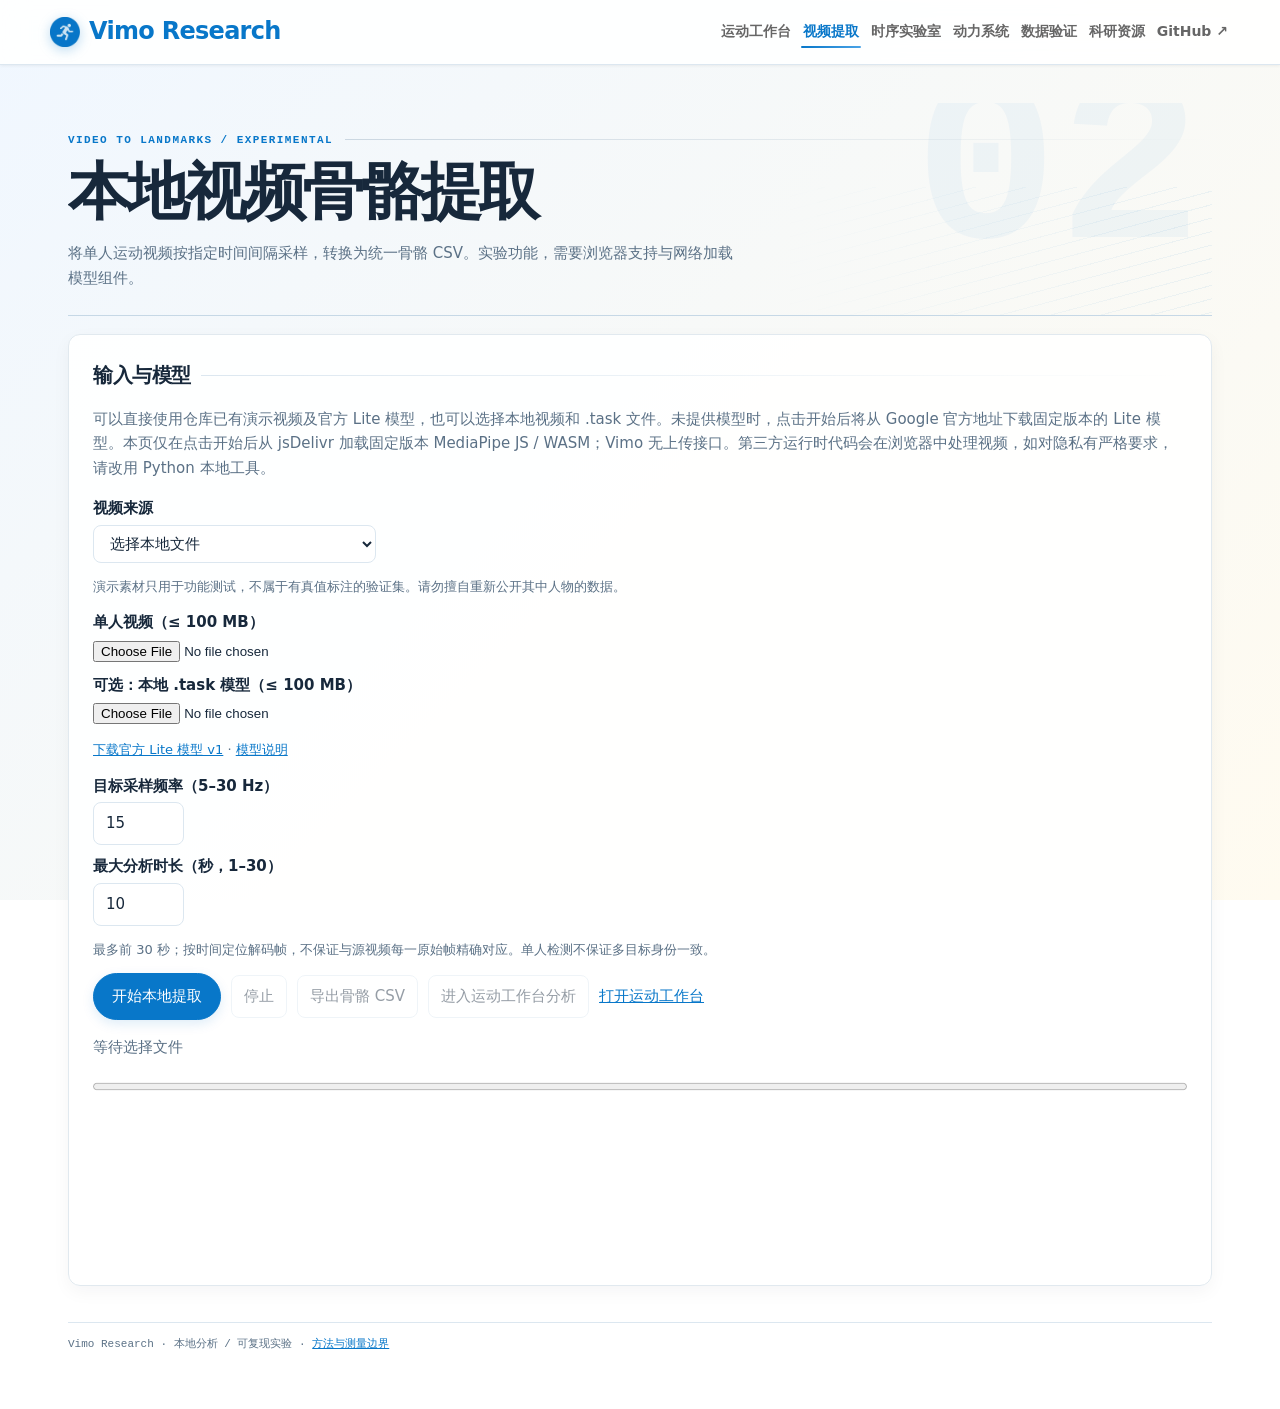
<file: research/video.html>
<!doctype html><html lang="zh-CN"><head><meta charset="utf-8"><meta name="viewport" content="width=device-width,initial-scale=1"><title>Vimo Research | 视频骨骼提取</title><link rel="stylesheet" href="research.css"></head><body><header><a class="brand" href="../index.html"><img src="../icon/logo_web.png" alt=""><strong>Vimo Research</strong></a><nav aria-label="科研导航"><a href="index.html">运动工作台</a><a href="video.html" aria-current="page">视频提取</a><a href="experiments.html">时序实验室</a><a href="dynamics.html">动力系统</a><a href="validation.html">数据验证</a><a href="resources.html">科研资源</a><a href="https://github.com/Liangebra/Vimo">GitHub ↗</a></nav></header><main><div class="lab-intro" data-number="02"><div class="eyebrow">VIDEO TO LANDMARKS / EXPERIMENTAL</div><h1>本地视频骨骼提取</h1><p>将单人运动视频按指定时间间隔采样，转换为统一骨骼 CSV。实验功能，需要浏览器支持与网络加载模型组件。</p></div><section class="panel"><h2>输入与模型</h2><p>可以直接使用仓库已有演示视频及官方 Lite 模型，也可以选择本地视频和 .task 文件。未提供模型时，点击开始后将从 Google 官方地址下载固定版本的 Lite 模型。本页仅在点击开始后从 jsDelivr 加载固定版本 MediaPipe JS / WASM；Vimo 无上传接口。第三方运行时代码会在浏览器中处理视频，如对隐私有严格要求，请改用 Python 本地工具。</p><label for="source">视频来源</label><select id="source"><option value="local">选择本地文件</option><option value="../使用图片/4f8f409a0db4f6a2072a851b1b4244fe.mp4">Vimo 演示视频 1（仓库已有素材）</option><option value="../使用图片/a442a73c389f4950d0a0d9806b0b28d9.mp4">Vimo 演示视频 2（仓库已有素材）</option></select><p class="small">演示素材只用于功能测试，不属于有真值标注的验证集。请勿擅自重新公开其中人物的数据。</p><label for="videoFile">单人视频（≤ 100 MB）</label><input type="file" id="videoFile" accept="video/*"><label for="model">可选：本地 .task 模型（≤ 100 MB）</label><input type="file" id="model" accept=".task"><p class="small"><a href="https://storage.googleapis.com/mediapipe-models/pose_landmarker/pose_landmarker_lite/float16/1/pose_landmarker_lite.task">下载官方 Lite 模型 v1</a> · <a href="https://developers.google.com/edge/mediapipe/solutions/vision/pose_landmarker">模型说明</a></p><label for="fps">目标采样频率（5–30 Hz）</label><input id="fps" type="number" min="5" max="30" value="15" step="1"><label for="duration">最大分析时长（秒，1–30）</label><input id="duration" type="number" min="1" max="30" value="10" step="1"><p class="small">最多前 30 秒；按时间定位解码帧，不保证与源视频每一原始帧精确对应。单人检测不保证多目标身份一致。</p><div class="toolbar"><button id="start" class="primary">开始本地提取</button><button id="cancel" disabled>停止</button><button id="download" disabled>导出骨骼 CSV</button><button id="toWorkbench" disabled>进入运动工作台分析</button><a href="index.html">打开运动工作台</a></div><p id="status" role="status">等待选择文件</p><progress id="progress" value="0" max="1" style="width:100%"></progress><video id="video" muted playsinline preload="auto" style="display:block;max-width:100%;max-height:360px;margin-top:12px"></video></section><footer class="site-note">Vimo Research · 本地分析 / 可复现实验 · <a href="resources.html">方法与测量边界</a></footer></main><script src="transfer.js"></script><script>
const $=id=>document.getElementById(id),v=$("video");let cancelled=false,busy=false,output=null;
const MODEL_URL="https://storage.googleapis.com/mediapipe-models/pose_landmarker/pose_landmarker_lite/float16/1/pose_landmarker_lite.task";
$("source").onchange=()=>{$("videoFile").disabled=$("source").value!=="local"};
function waitEvent(target,event,action){return new Promise((resolve,reject)=>{let timer;const cleanup=()=>{clearTimeout(timer);target.removeEventListener(event,ok);target.removeEventListener("error",bad)},ok=()=>{cleanup();resolve()},bad=()=>{cleanup();const e=target.error;reject(Error("视频解码或定位失败"+(e?"（媒体错误 "+e.code+"："+e.message+"）":"")+"。请尝试 H.264 MP4 / VP8 或 VP9 WebM，或换用支持该编码的浏览器。"))};target.addEventListener(event,ok,{once:true});target.addEventListener("error",bad,{once:true});timer=setTimeout(()=>{cleanup();reject(Error("视频操作超时"))},15000);try{action()}catch(e){cleanup();reject(e)}})}
$("cancel").onclick=()=>{cancelled=true;$("status").textContent="正在停止…"};
$("start").onclick=async()=>{if(busy)return;output=null;$("download").disabled=$("toWorkbench").disabled=true;const file=$("videoFile").files[0],model=$("model").files[0],source=$("source").value,fps=Number($("fps").value),duration=Number($("duration").value);if((source==="local"&&(!file||file.size>100*1024*1024))||(model&&model.size>100*1024*1024)||!Number.isInteger(fps)||fps<5||fps>30||!Number.isInteger(duration)||duration<1||duration>30){$("status").textContent="请选择有效视频、采样频率与分析时长";return}
busy=true;cancelled=false;$("start").disabled=true;$("cancel").disabled=false;$("videoFile").disabled=$("model").disabled=$("fps").disabled=$("duration").disabled=$("source").disabled=true;$("progress").value=0;const local=source==="local",url=local?URL.createObjectURL(file):source;let detector;
try{$("status").textContent="正在读取视频…";await waitEvent(v,"loadeddata",()=>{v.src=url;v.load()});if(!Number.isFinite(v.duration)||v.duration<=0||!v.videoWidth||!v.videoHeight)throw Error("无有效视频时长或尺寸");if(cancelled)throw Error("已取消");$("status").textContent="加载 MediaPipe 0.10.21 与姿态模型…";const base="https://cdn.jsdelivr.net/npm/@mediapipe/tasks-vision@0.10.21";const lib=await import(base+"/vision_bundle.mjs");const wasm=await lib.FilesetResolver.forVisionTasks(base+"/wasm");detector=await lib.PoseLandmarker.createFromOptions(wasm,{baseOptions:{...(model?{modelAssetBuffer:new Uint8Array(await model.arrayBuffer())}:{modelAssetPath:MODEL_URL}),delegate:"CPU"},runningMode:"VIDEO",numPoses:1});if(cancelled)throw Error("已取消");
const n=Math.min(900,Math.ceil(Math.min(duration,v.duration)*fps)),lines=["frame,time_s,landmark,x,y,visibility"];let valid=0;
for(let i=0;i<n;i++){if(cancelled)throw Error("已取消，未导出不完整数据");const t=i/fps;if(Math.abs(v.currentTime-t)>1e-5)await waitEvent(v,"seeked",()=>{v.currentTime=t});if(cancelled)throw Error("已取消");const res=detector.detectForVideo(v,Math.round(t*1000)),points=res.landmarks[0]||[];if(!points.length)lines.push([i,t,0,"","",0].join(","));else{valid++;for(let j=0;j<points.length;j++){const p=points[j];if(!Number.isFinite(p.x)||!Number.isFinite(p.y)||!Number.isFinite(p.visibility)){lines.push([i,t,j,"","",0].join(","));continue}lines.push([i,t,j,p.x*v.videoWidth,p.y*v.videoHeight,Math.max(0,Math.min(1,p.visibility))].join(","))}}$("progress").value=(i+1)/n;$("status").textContent="处理 "+(i+1)+"/"+n+" 帧";await new Promise(r=>setTimeout(r,0))}
output=lines.join("\n");$("download").disabled=$("toWorkbench").disabled=false;$("status").textContent="提取完成：记录 "+n+" 帧，检测到人体 "+valid+" 帧。可下载 CSV 或直接进入工作台。";
}catch(e){$("status").textContent="未完成："+e.message}finally{try{if(detector)detector.close()}finally{v.removeAttribute("src");v.load();if(local)URL.revokeObjectURL(url);busy=false;$("start").disabled=false;$("cancel").disabled=true;$("model").disabled=$("fps").disabled=$("duration").disabled=$("source").disabled=false;$("videoFile").disabled=$("source").value!=="local"}}};
$("download").onclick=()=>{if(!output)return;const u=URL.createObjectURL(new Blob([output],{type:"text/csv"})),a=document.createElement("a");a.href=u;a.download="vimo-pose.csv";a.click();setTimeout(()=>URL.revokeObjectURL(u),1000)};
$("toWorkbench").onclick=()=>{if(!output)return;try{VimoTransfer.put("pose",output,{label:"视频骨骼提取结果"},"index.html")}catch(e){$("status").textContent=e.message}};
</script></body></html>
</file>
<file: research/research.css>
:root{--blue:#0877c9;--ink:#17283b;--muted:#5b7186;--line:#dce7f0;--bg:#f4f8fc}*{box-sizing:border-box}body{margin:0;background:var(--bg);color:var(--ink);font:15px/1.65 system-ui,sans-serif}header{background:#fff;border-bottom:1px solid var(--line);padding:14px 5%;display:flex;justify-content:space-between;align-items:center;gap:12px;flex-wrap:wrap}header a{text-decoration:none;color:var(--ink)}header img{width:28px;vertical-align:middle}nav{display:flex;gap:18px;flex-wrap:wrap}main{max-width:1180px;margin:auto;padding:32px 18px}h1{font-size:clamp(28px,4vw,44px);line-height:1.2;margin:6px 0 12px}h2{font-size:20px;margin:0 0 12px}p{color:var(--muted)}.eyebrow{color:var(--blue);font-size:12px;letter-spacing:.12em;font-weight:700}.panel{background:white;border:1px solid var(--line);border-radius:14px;padding:20px;margin:16px 0;min-width:0}.grid{display:grid;grid-template-columns:1fr 1fr;gap:16px}.grid .panel{margin:0}.toolbar{display:flex;gap:10px;flex-wrap:wrap;align-items:center}button,select,input[type=number],.button{font:inherit;border:1px solid var(--line);border-radius:8px;padding:8px 12px;background:#fff;color:var(--ink)}button,.button{cursor:pointer;text-decoration:none}.primary{background:var(--blue);color:white}.small{font-size:13px;color:var(--muted)}a{color:var(--blue)}label{display:block;margin:9px 0 4px;font-weight:600}input[type=file]{max-width:100%}canvas{width:100%;height:auto;border:1px solid var(--line);border-radius:8px;display:block}table{border-collapse:collapse;width:100%;font-variant-numeric:tabular-nums}td,th{border-bottom:1px solid var(--line);padding:8px;text-align:left}th{color:var(--muted);font-size:13px}code{background:#edf3f8;padding:2px 5px;border-radius:4px}pre{overflow:auto;background:#edf3f8;padding:12px;border-radius:8px}button:disabled{opacity:.45;cursor:default}@media(max-width:760px){.grid{grid-template-columns:1fr}.panel{padding:15px}}

/* Shared Vimo visual language, responsive research navigation. */
:root{--primary:#0877c9;--primary-dark:#065e9c;--primary-light:#e3f2fd;--radius:12px;--shadow-sm:0 1px 3px rgba(0,0,0,.06);--shadow-md:0 6px 18px rgba(15,23,42,.07)}
body{background:linear-gradient(135deg,#f0f7ff 0%,#fffbf0 100%);background-attachment:fixed;font-family:Inter,system-ui,-apple-system,"PingFang SC","Microsoft YaHei",sans-serif}
header{position:sticky;top:0;z-index:10;background:rgba(255,255,255,.96);padding:12px max(18px,calc((100% - 1180px)/2));box-shadow:var(--shadow-sm);gap:10px}
header .brand{display:flex;align-items:center;gap:9px;white-space:nowrap;font-size:18px;letter-spacing:-.03em}header .brand img{width:auto;height:30px}header nav{gap:4px 8px;align-items:center}header nav a{font-size:14px;padding:6px 9px;border-radius:8px;white-space:nowrap}header nav a[aria-current=page]{background:var(--primary-light);color:var(--primary-dark);font-weight:700}header nav a:hover{background:#edf4fa}
.panel{border-radius:var(--radius);box-shadow:var(--shadow-sm)}.primary{border-color:var(--primary);background:var(--primary)}button:hover:not(:disabled),.button:hover{box-shadow:0 2px 9px rgba(8,119,201,.14)}button:focus-visible,a:focus-visible,input:focus-visible,select:focus-visible{outline:3px solid #85bdf0;outline-offset:2px}button:disabled{cursor:not-allowed}
.layout{display:grid;grid-template-columns:minmax(0,1fr) minmax(0,1.8fr);gap:16px;margin:16px 0}.layout .panel{margin:0}.two{display:grid;grid-template-columns:repeat(2,minmax(0,1fr));gap:12px}.scroll{overflow-x:auto}.tag{font-size:12px;background:#e9f4fc;color:#065e9c;padding:4px 9px;border-radius:20px}input[type=range]{width:100%;accent-color:var(--blue)}output{font-variant-numeric:tabular-nums}table{font-size:14px}td,th{white-space:nowrap}#status{overflow-wrap:anywhere;min-height:24px}.handoff{border-top:1px solid var(--line);padding-top:12px;margin-top:12px}.site-note{font-size:13px;color:var(--muted);padding:12px 0 24px}.panel .grid{grid-template-columns:repeat(2,minmax(0,1fr))}
@media(max-width:850px){header{position:static}header nav{width:100%;overflow-x:auto;flex-wrap:nowrap;padding-bottom:5px}.layout,.two,.panel .grid{grid-template-columns:1fr}main{padding:24px 14px}table{font-size:13px}}
@media(prefers-reduced-motion:reduce){*{scroll-behavior:auto!important;animation-duration:.01ms!important;transition-duration:.01ms!important}}

/* Continuation of the original portal: translucent stage, fine strings,
   oversized editorial numerals, pill actions and blue gradient underline. */
:root{--mono:'SF Mono','Cascadia Code','JetBrains Mono',Consolas,'Courier New',monospace;--ease:cubic-bezier(.25,.46,.45,.94);--ring:rgba(8,119,201,.16);--text-faint:#8fa6ba}
header{background:rgba(255,255,255,.9);backdrop-filter:blur(14px) saturate(160%)}header .brand{font-size:1.5rem;font-weight:800;color:var(--primary);gap:.55rem}header .brand img{filter:drop-shadow(0 3px 6px rgba(8,119,201,.28))}header nav a{position:relative;color:#666;font-weight:600;border-radius:0;padding:5px 2px}header nav a[aria-current=page],header nav a:hover{background:transparent;color:var(--primary)}header nav a::after{content:'';position:absolute;left:0;bottom:0;height:2px;width:0;border-radius:2px;background:linear-gradient(90deg,var(--primary),#4aa3e6);transition:width .3s var(--ease)}header nav a:hover::after,header nav a[aria-current=page]::after{width:100%}
main{padding-top:38px}h1{font-size:clamp(32px,5vw,62px);font-weight:800;letter-spacing:-.055em;color:#17283b}h2{font-weight:700;letter-spacing:-.025em}.eyebrow{display:flex;align-items:center;gap:12px;font-family:var(--mono);font-size:11px;letter-spacing:.13em}.eyebrow::after{content:'';height:1px;flex:1;background:linear-gradient(90deg,#8fa6ba66,transparent)}
.lab-intro{position:relative;isolation:isolate;overflow:hidden;padding:28px 0 24px;margin-bottom:18px;border-bottom:1px solid #c6d8e6}.lab-intro>p{max-width:680px;margin:10px 0 0}.lab-intro::before{content:attr(data-number);position:absolute;right:10px;top:-50px;font-family:var(--mono);font-size:clamp(110px,20vw,240px);font-weight:800;line-height:1;color:#0877c90b;z-index:-1}.lab-intro::after{content:'';position:absolute;right:0;bottom:0;width:38%;height:60%;background:repeating-linear-gradient(165deg,transparent 0 12px,#0877c910 12px 13px);mask-image:linear-gradient(90deg,transparent,#000);z-index:-1;pointer-events:none}
.panel{background:rgba(255,255,255,.94);border:1px solid #e1e9ef;box-shadow:0 6px 18px rgba(15,23,42,.045);padding:24px}.panel h2{display:flex;align-items:center;gap:10px}.panel h2::after{content:'';height:1px;flex:1;background:linear-gradient(90deg,#dce7f0,transparent)}.primary,.button.primary{border-radius:50px;padding:10px 18px;box-shadow:0 4px 12px rgba(8,119,201,.13)}button,.button{transition:background .2s var(--ease),box-shadow .2s var(--ease)}canvas{background:linear-gradient(135deg,#fff,#f8fbfe)}.site-note{border-top:1px solid #dce7f0;font-family:var(--mono);font-size:11px;margin-top:36px}
@media(max-width:1100px){header nav{gap:8px 13px}}@media(max-width:850px){main{padding-top:16px}.lab-intro{padding:16px 0 20px}.lab-intro::before{top:0}.panel{padding:16px}header nav a{flex-shrink:0}}

/* Narrow-view layout: keep long schema names and commands inside their panels.
   Preserve intentional horizontal scrolling for navigation, tables and code blocks. */
main,section,article,.grid>*,.layout>*,.two>*{min-width:0}
.grid{grid-template-columns:repeat(2,minmax(0,1fr))}
.panel p,.panel h3,.panel li,.site-note{overflow-wrap:anywhere}
code{overflow-wrap:anywhere;white-space:normal}
pre{max-width:100%;min-width:0;overflow-x:auto;white-space:pre}
input,select,button,.button{max-width:100%}
header nav{min-width:0;max-width:100%}
@media(max-width:850px){.grid,.layout,.two,.panel .grid{grid-template-columns:minmax(0,1fr)}}


/* Motion observatory: echo the homepage stage instead of a dense admin form. */
.motion-accent{color:var(--primary)}
.motion-source{display:flex;align-items:center;justify-content:space-between;gap:20px;margin:24px 0 32px;padding:0 0 22px;border-bottom:1px solid #c6d8e6}
.source-copy{min-width:0;flex:1}.source-copy .eyebrow{max-width:190px}.source-copy strong{font-size:18px;letter-spacing:-.025em}.source-copy #status{margin:3px 0 0;font-size:13px;min-height:0;overflow-wrap:anywhere}
.source-actions{display:flex;align-items:center;flex-wrap:wrap;gap:10px}.source-actions .button{margin:0;font-weight:600}.file-picker span{color:var(--primary);margin-left:12px}.visually-hidden{position:absolute;width:1px;height:1px;padding:0;margin:-1px;overflow:hidden;clip:rect(0,0,0,0);white-space:nowrap;border:0}.source-actions:focus-within .file-picker{outline-offset:3px}.source-actions .file-picker:has(+ input:focus-visible){outline:3px solid #85bdf0}
.motion-stage{display:grid;grid-template-columns:minmax(0,1.6fr) minmax(280px,1fr);gap:clamp(18px,4vw,54px);align-items:start}
.motion-visual,.motion-inspector{min-width:0}.motion-heading{display:flex;align-items:end;justify-content:space-between;gap:10px;margin-bottom:14px}.motion-heading h2{font-size:clamp(23px,3vw,34px);margin:5px 0 0}.motion-tag{font:10px var(--mono);letter-spacing:.12em;color:#6e8ba1;white-space:nowrap}
.pose-stage{position:relative;border:1px solid #d1e1ee;border-radius:21px;overflow:hidden;box-shadow:0 18px 40px rgba(32,71,108,.08);background:#edf5fc}.pose-stage canvas{border:0;border-radius:0;display:block;width:100%;height:auto}.pose-caption{display:flex;justify-content:center;gap:20px;flex-wrap:wrap;background:rgba(255,255,255,.8);border-top:1px solid #d1e1ee;padding:9px 12px;color:#59768d;font-size:12px}.pose-caption span{display:flex;align-items:center;gap:7px}.pose-caption i{display:inline-block;width:8px;height:8px;border:1.5px solid #0877c9;border-radius:50%;background:#fff}.pose-caption span:nth-child(2) i{background:#0877c9}
.transport{display:flex;align-items:center;gap:16px;margin-top:18px}.transport button{width:46px;height:46px;padding:0;border-radius:50%;background:#0877c9;color:white;font-size:15px;flex-shrink:0;border:0}.transport-track{flex:1;min-width:0}.transport-track label{display:flex;justify-content:space-between;gap:10px;margin:0;font-size:12px;color:#55758c}.transport-track output{font-family:var(--mono)}.transport-track input{display:block;margin:9px 0 0}.pose-note{margin:12px 0}
.motion-inspector{padding-top:5px}.metric-block{padding:15px 0 24px;border-bottom:1px solid #c6d8e6;margin-bottom:16px}.metric-block h2{font-size:23px;margin:6px 0 8px}.metric-block label{font-size:13px;color:#405e74}.metric-block select{min-width:142px;border-radius:8px}.metric-readout{font-size:clamp(44px,5vw,69px);font-weight:750;letter-spacing:-.07em;line-height:1.08;color:#0877c9;font-variant-numeric:tabular-nums;margin-top:16px}.metric-sub{color:#6e8ba1;font-size:12px;margin:3px 0 17px}.metric-block canvas{border:0;background:rgba(255,255,255,.47);border-radius:6px}.metric-block #bound{color:#0877c9;font-weight:600;font-variant-numeric:tabular-nums}.metric-block input[type=number]{width:110px}
.motion-tools{display:grid;grid-template-columns:1fr 1fr;gap:28px;padding:24px 0 30px;border-top:1px solid #c6d8e6;border-bottom:1px solid #c6d8e6;margin:30px 0}.motion-tools h2{margin:7px 0 10px;font-size:22px}.format-note{margin:12px 0 26px;color:#5b7186;font-size:13px}.format-note summary{cursor:pointer}.format-note p{overflow-wrap:anywhere}
@media(max-width:850px){.motion-source{align-items:flex-start;flex-direction:column;gap:10px;margin:15px 0 25px}.source-actions{gap:7px}.source-actions button,.source-actions .button{font-size:13px;padding:8px 12px}.motion-stage{grid-template-columns:minmax(0,1fr);gap:14px}.motion-tools{grid-template-columns:minmax(0,1fr);gap:22px;margin-top:18px}.pose-stage{border-radius:16px}.metric-block{padding:14px 0 19px}.metric-readout{font-size:53px}}
</file>
